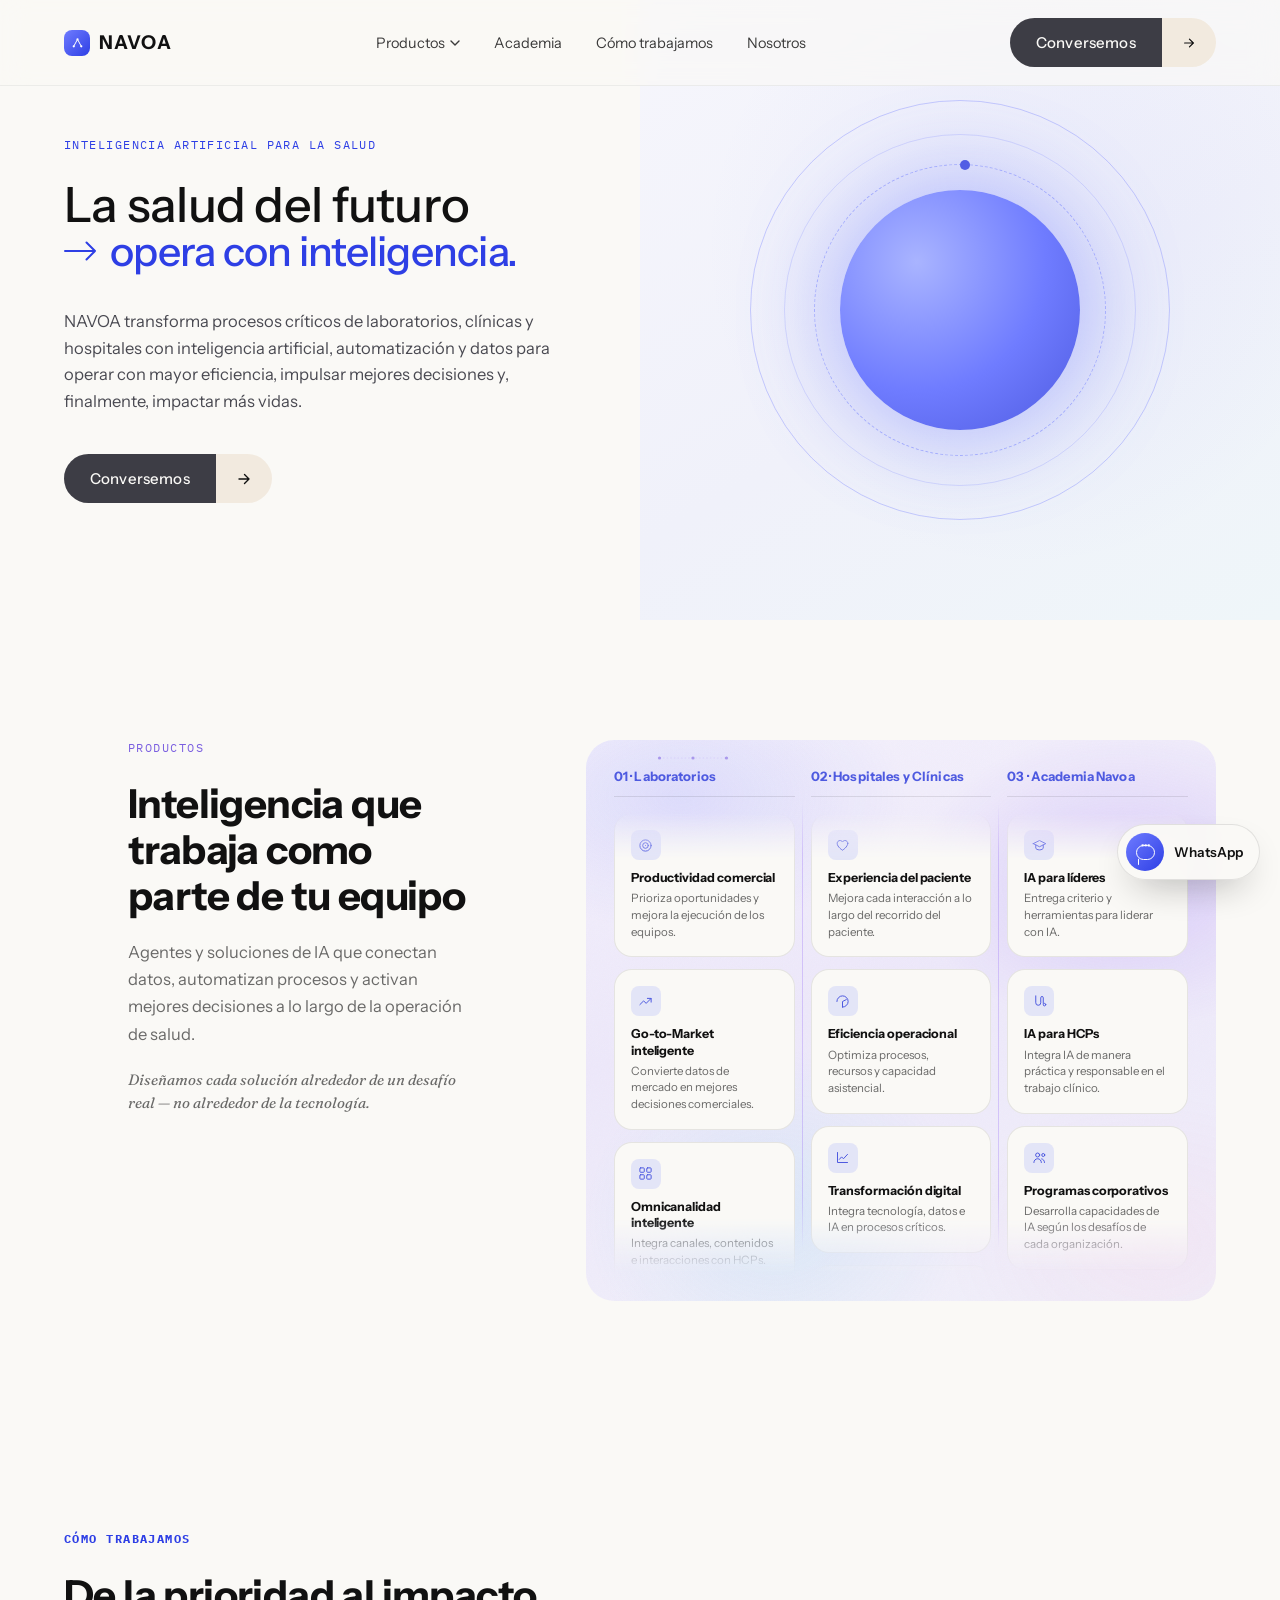
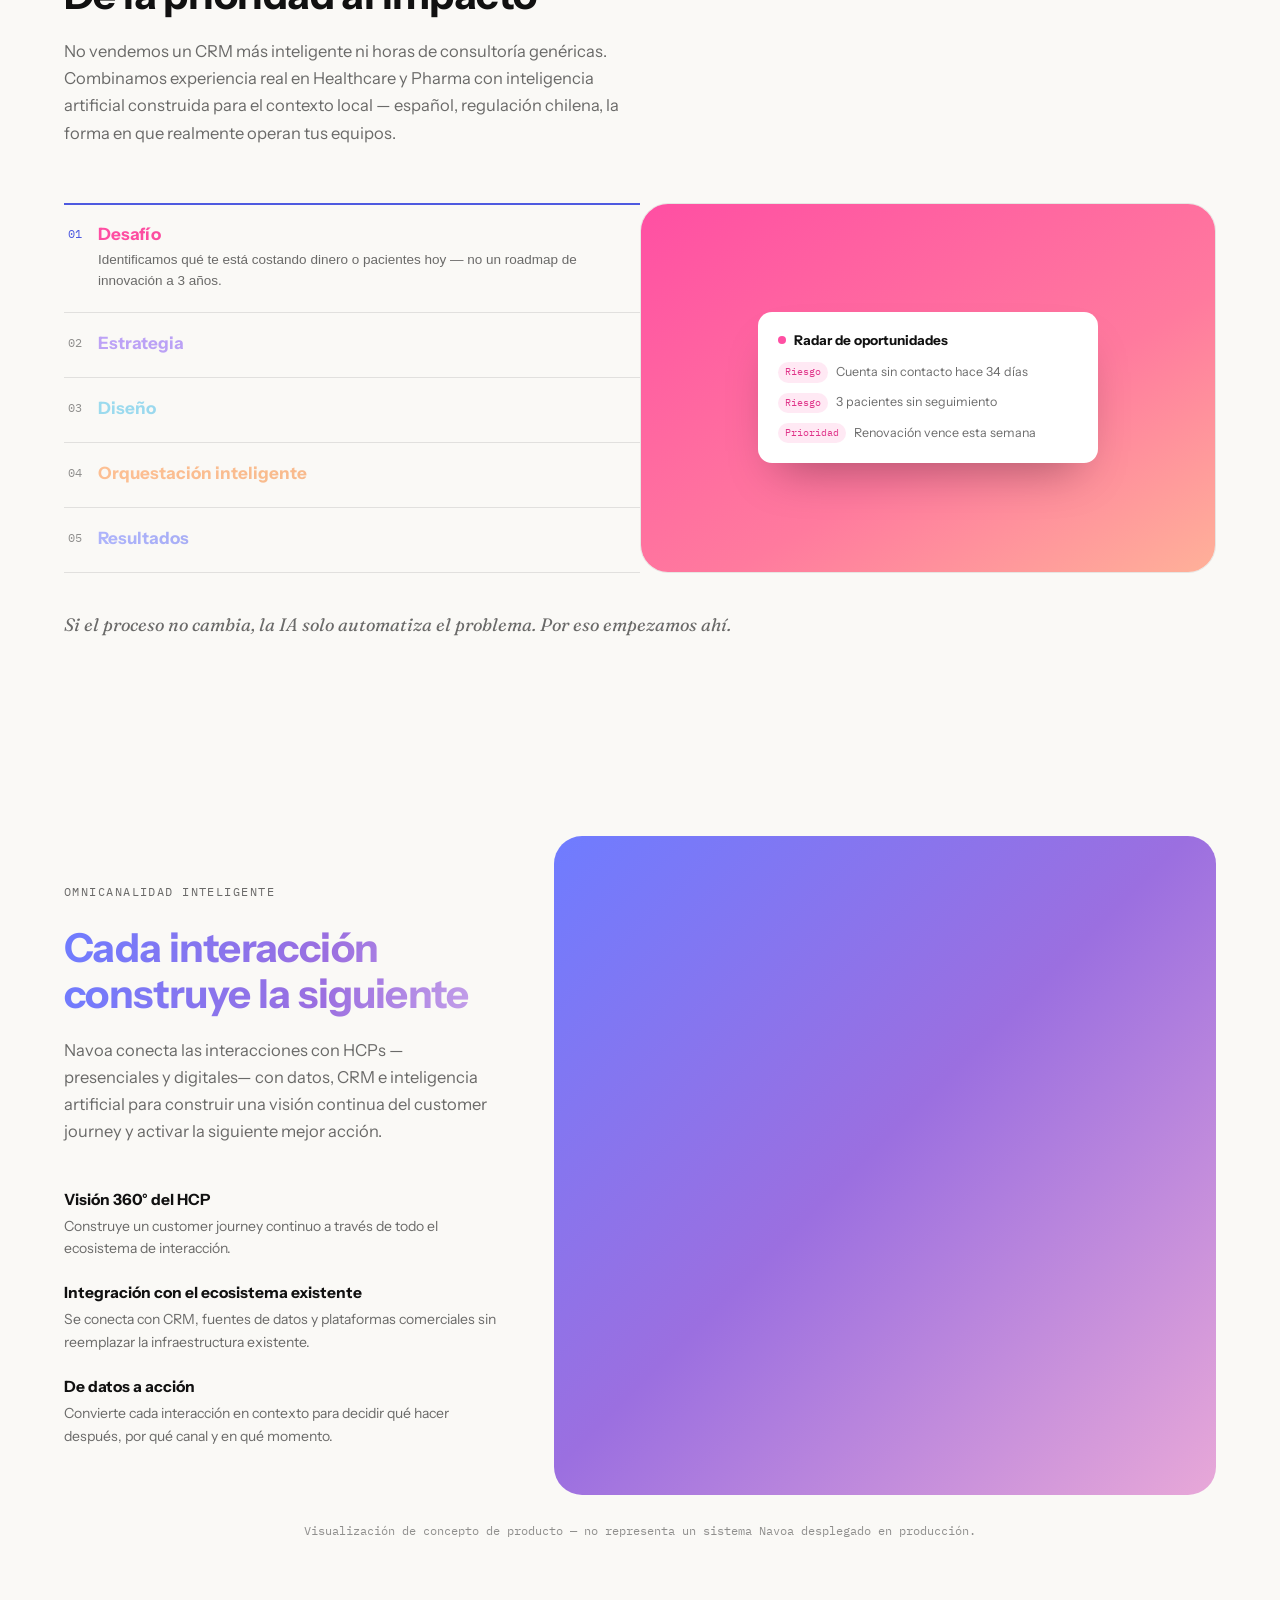
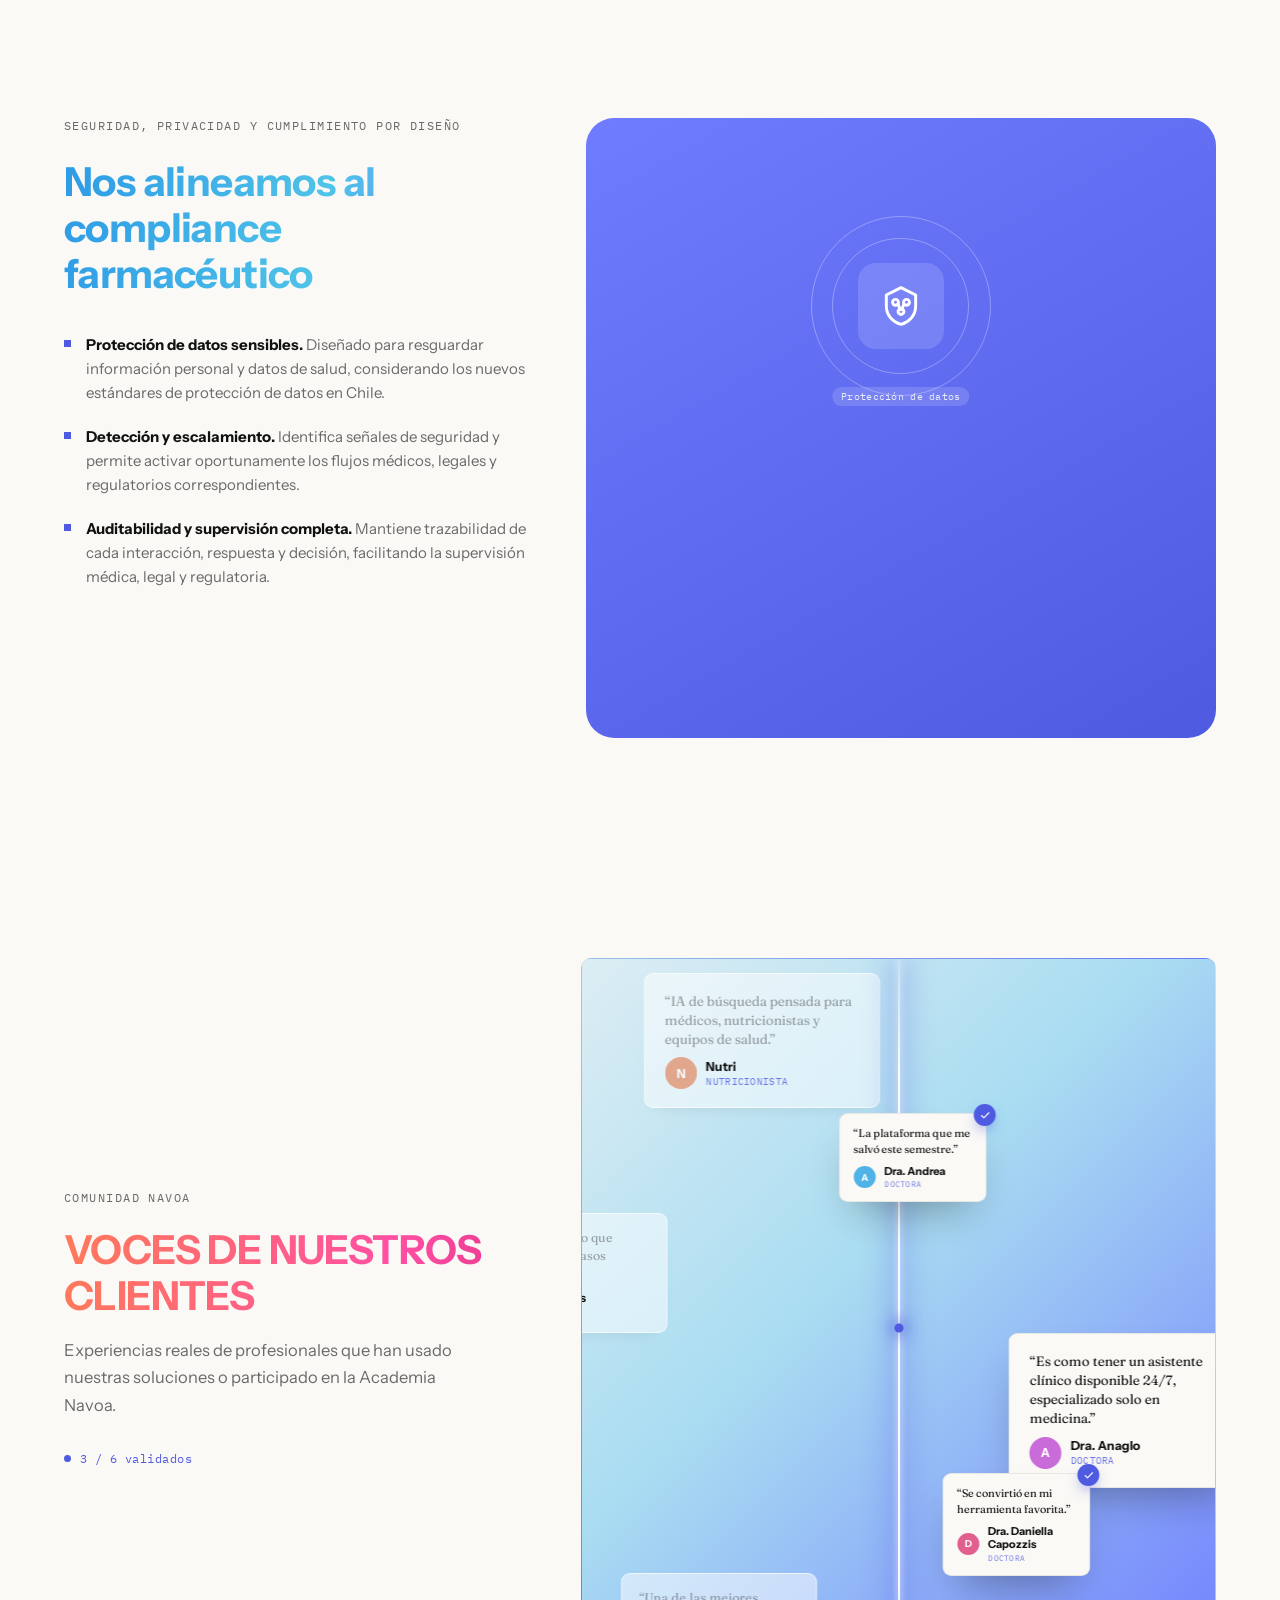
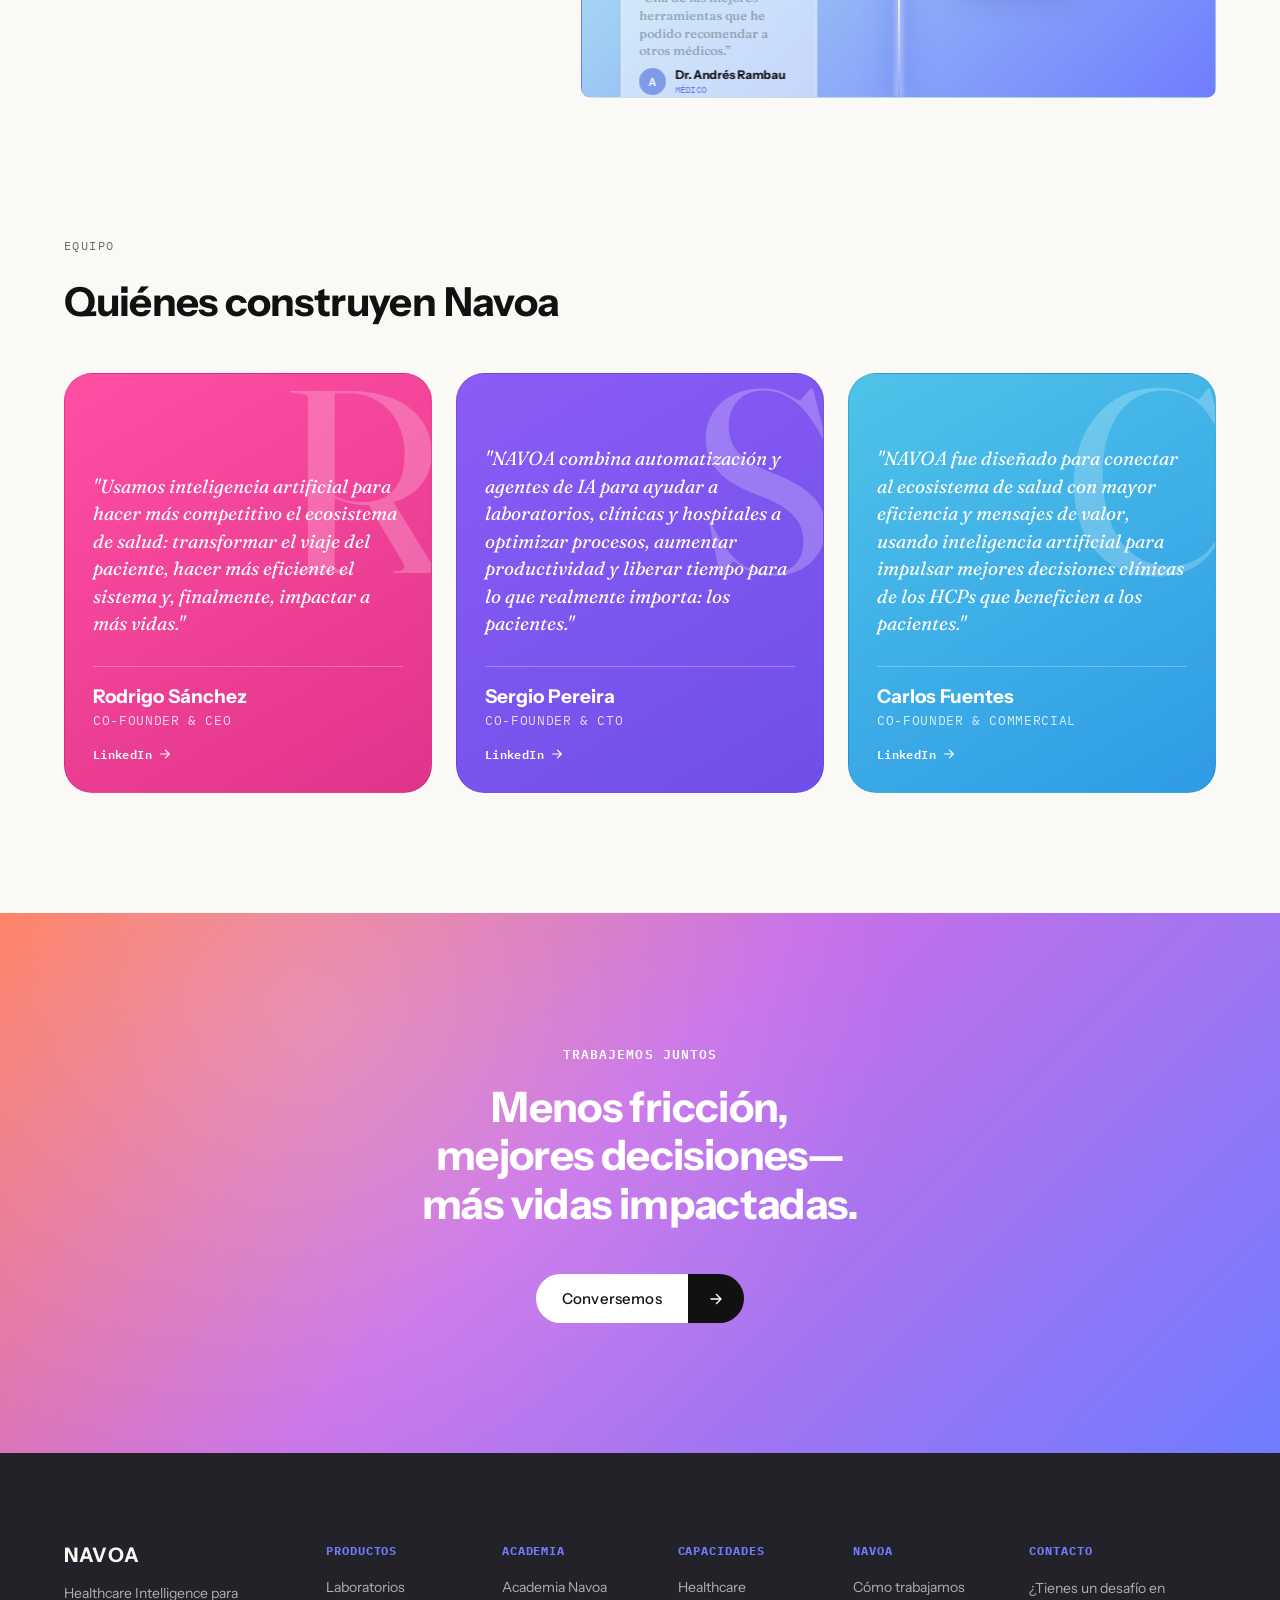
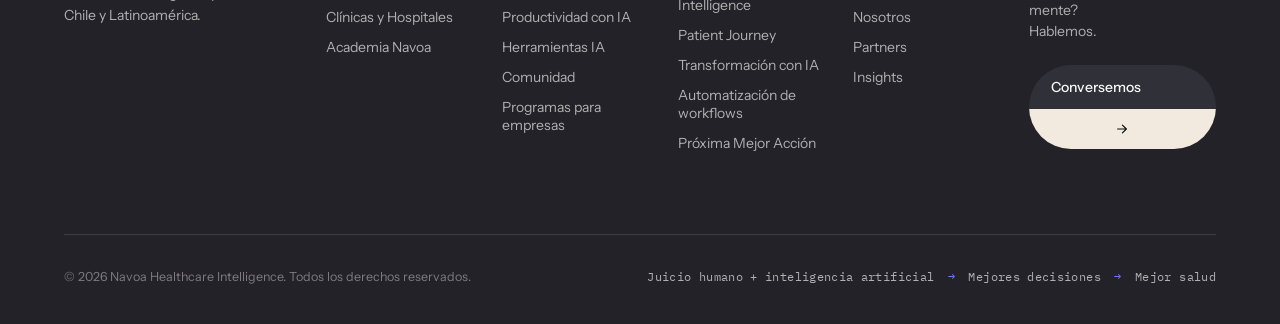
<file: index.html>
<!DOCTYPE html>
<html lang="es-CL">
<head>
<meta charset="UTF-8">
<meta name="viewport" content="width=device-width, initial-scale=1.0">
<title>Navoa — Healthcare Intelligence</title>
<meta name="description" content="Navoa ayuda a laboratorios, clínicas, hospitales y universidades en Chile y Latinoamérica a decidir más rápido, conectando datos, personas e inteligencia artificial.">

<link rel="preconnect" href="https://fonts.googleapis.com">
<link rel="preconnect" href="https://fonts.gstatic.com" crossorigin>
<link href="https://fonts.googleapis.com/css2?family=Fraunces:ital,opsz,wght@0,9..144,300;0,9..144,400;0,9..144,500;0,9..144,700;1,9..144,300;1,9..144,400;1,9..144,500&family=Newsreader:opsz,wght@6..72,500&family=IBM+Plex+Mono:wght@400;500&display=swap" rel="stylesheet">
<link href="https://fonts.googleapis.com/css2?family=Instrument+Sans:ital,wght@0,400;0,500;0,600;0,700;1,500&display=swap" rel="stylesheet">

<style>
/* =========================================================
   NAVOA — Healthcare Intelligence
   Design tokens
========================================================= */
:root{
  --ink:        #111111;
  --graphite:   #303039;
  --graphite-2: #232228;
  --warm-white: #FAF9F6;
  --cream:      #F2EADF;
  --powder:     #DDEEF4;
  --lavender:   #E4E0F4;
  --periwinkle: #6F7CFF;
  --periwinkle-deep: #4E5AE0;
  --text-soft:  rgba(17,17,17,0.62);
  --text-softer:rgba(17,17,17,0.46);
  --on-dark-soft: rgba(250,249,246,0.66);
  --on-dark-softer: rgba(250,249,246,0.42);

  --sans: 'Instrument Sans', 'Inter', -apple-system, BlinkMacSystemFont, sans-serif;
  --serif: 'Fraunces', Georgia, serif;
  --mono: 'IBM Plex Mono', 'SFMono-Regular', monospace;

  --container: 1320px;
  --edge: clamp(24px, 6vw, 64px);
  --radius-lg: 28px;
  --radius-md: 18px;
  --radius-full: 999px;

  --ease: cubic-bezier(.19,1,.22,1);

  /* Dark-section extensions (Synthio-inspired alternation) */
  --ink-2: #17161C;
  --on-dark: #FAF9F6;
  --periwinkle-soft: rgba(111,124,255,0.16);
  --gradient-warm: linear-gradient(135deg, #FF7A59 0%, #C86FE8 45%, #6F7CFF 100%);
  --gradient-cool: linear-gradient(135deg, #4FC3E8 0%, #6F7CFF 55%, #9B6FE0 100%);
  --coral: #FF7A59;
  --sky: #4FC3E8;
  --orange: #FF9142;
  --orange-deep: #E87A28;
  --lilac: #9B6FE0;
  --synthio-blue: #2E3FE5;
}

*,*::before,*::after{ box-sizing: border-box; }
html{ scroll-behavior: smooth; }

body{
  margin:0;
  background: var(--warm-white);
  color: var(--ink);
  font-family: var(--sans);
  -webkit-font-smoothing: antialiased;
  -moz-osx-font-smoothing: grayscale;
  overflow-x: hidden;
}

h1,h2,h3,h4,p,ul{ margin:0; padding:0; }
ul{ list-style:none; }
a{ color:inherit; text-decoration:none; }
img{ max-width:100%; display:block; }

::selection{ background: var(--periwinkle); color: var(--warm-white); }

:focus-visible{
  outline: 2px solid var(--periwinkle);
  outline-offset: 3px;
  border-radius: 4px;
}

.section-inner{
  max-width: var(--container);
  margin: 0 auto;
  padding: 0 var(--edge);
}

/* =========================================================
   Motion primitives
========================================================= */
/* Content is visible by default (no-JS / slow-JS safe).
   Only once the 'js' class lands on <html> (see inline script in <head>)
   do .reveal elements hide themselves ahead of their scroll-triggered entrance. */
.reveal{ opacity: 1; transform: none; }
html.js .reveal{
  opacity: 0;
  transform: translateY(22px);
  transition: opacity .9s var(--ease), transform .9s var(--ease);
}
html.js .reveal.in-view{ opacity: 1; transform: translateY(0); }

@media (prefers-reduced-motion: reduce){
  *{ animation-duration: .001ms !important; transition-duration: .001ms !important; }
  html{ scroll-behavior:auto; }
}

/* =========================================================
   Split button — signature CTA
========================================================= */
.btn-split{
  display: inline-flex;
  align-items: stretch;
  border-radius: var(--radius-full);
  overflow: hidden;
  font-family: var(--sans);
  font-weight: 500;
  letter-spacing: 0.01em;
  transition: transform .45s var(--ease), box-shadow .45s var(--ease);
  will-change: transform;
}
.btn-split:hover{ transform: translateY(-2px); box-shadow: 0 14px 30px -14px rgba(17,17,17,0.35); }
.btn-split__left{
  background: var(--graphite);
  color: var(--warm-white);
  padding: 15px 26px;
  font-size: 15px;
  display:flex;
  align-items:center;
}
.btn-split--nav .btn-split__left,
.btn-split--hero .btn-split__left{ background: #3D3D45; }
.btn-split__right{
  background: var(--cream);
  color: var(--ink);
  padding: 15px 20px;
  display:flex;
  align-items:center;
  justify-content:center;
  transition: background .3s var(--ease), transform .3s var(--ease);
}
.btn-split:hover .btn-split__right{ transform: translateX(3px); }

.btn-split--nav{ display:none; }
.btn-split--footer .btn-split__left{ padding: 13px 22px; font-size: 14px; }
.btn-split--footer .btn-split__right{ padding: 13px 18px; }

/* Acceso flotante a WhatsApp */
.whatsapp-float{
  position: fixed;
  right: max(20px, env(safe-area-inset-right));
  bottom: max(20px, env(safe-area-inset-bottom));
  z-index: 90;
  display: inline-flex;
  align-items: center;
  gap: 10px;
  padding: 8px 16px 8px 8px;
  border: 1px solid rgba(17,17,17,0.1);
  border-radius: var(--radius-full);
  background: rgba(250,249,246,0.94);
  color: var(--ink);
  box-shadow: 0 16px 38px -18px rgba(17,17,17,0.48);
  backdrop-filter: blur(12px) saturate(150%);
  -webkit-backdrop-filter: blur(12px) saturate(150%);
  font-size: 13.5px;
  font-weight: 600;
  transition: transform .3s var(--ease), box-shadow .3s var(--ease);
}
.whatsapp-float:hover{
  transform: translateY(-3px);
  box-shadow: 0 20px 44px -18px rgba(17,17,17,0.56);
}
.whatsapp-float__icon{
  position: relative;
  width: 38px;
  height: 38px;
  display: grid;
  place-items: center;
  border-radius: 50%;
  background: linear-gradient(135deg, var(--periwinkle), var(--synthio-blue));
}
.whatsapp-float__bubble{
  position: relative;
  width: 19px;
  height: 15px;
  border: 1.7px solid #fff;
  border-radius: 8px;
}
.whatsapp-float__bubble::before{
  content: "";
  position: absolute;
  left: 1px;
  bottom: -4px;
  width: 6px;
  height: 6px;
  border-left: 1.7px solid #fff;
  transform: skewY(-36deg);
}
.whatsapp-float__bubble::after{
  content: "•••";
  position: absolute;
  inset: -7px 0 0;
  color: #fff;
  font-size: 10px;
  letter-spacing: 0;
  text-align: center;
}
@media (max-width: 640px){
  .whatsapp-float{
    right: max(14px, env(safe-area-inset-right));
    bottom: max(14px, env(safe-area-inset-bottom));
    padding: 7px;
  }
  .whatsapp-float__label{ display: none; }
  .whatsapp-float__icon{ width: 42px; height: 42px; }
}

/* =========================================================
   Navbar
========================================================= */
.nav{
  position: fixed;
  top: 0; left: 0; right: 0;
  z-index: 100;
  background: rgba(250,249,246,0.72);
  backdrop-filter: blur(14px) saturate(160%);
  -webkit-backdrop-filter: blur(14px) saturate(160%);
  border-bottom: 1px solid rgba(17,17,17,0.06);
}
.nav-inner{
  max-width: var(--container);
  margin: 0 auto;
  padding: 18px var(--edge);
  min-height: 66px;
  display: flex;
  align-items: center;
  justify-content: space-between;
  gap: 24px;
}
.logo{
  font-family: var(--sans);
  font-weight: 700;
  font-size: 19px;
  letter-spacing: 0.06em;
  color: var(--ink);
  display: flex;
  align-items: center;
  gap: 9px;
  flex-shrink: 0;
}
.logo__mark{
  display: flex;
  align-items: center;
  justify-content: center;
  width: 26px;
  height: 26px;
  border-radius: 8px;
  background: linear-gradient(135deg, var(--periwinkle), var(--synthio-blue));
  color: #fff;
  flex-shrink: 0;
}
.logo__mark svg{ display: block; }
.nav-links{
  display: flex;
  gap: 34px;
  font-size: 14.5px;
  color: var(--ink);
}
.nav-links a{
  position: relative;
  padding: 4px 0;
  opacity: 0.82;
  transition: opacity .3s var(--ease);
}
.nav-links a::after{
  content:"";
  position:absolute; left:0; right:0; bottom:-2px;
  height:1px; background: var(--periwinkle);
  transform: scaleX(0); transform-origin: left;
  transition: transform .35s var(--ease);
}
.nav-links a:hover{ opacity: 1; }
.nav-links a:hover::after{ transform: scaleX(1); }

.nav-toggle{
  display:none;
  background:none; border:none; cursor:pointer;
  width: 34px; height: 28px;
  flex-direction: column; justify-content: space-between;
  padding: 4px 0;
}
.nav-toggle span{
  display:block; height:1.5px; width:100%;
  background: var(--ink);
  transition: transform .3s var(--ease), opacity .3s var(--ease);
}

@media (min-width: 861px){
  .btn-split--nav{ display: inline-flex; }
}

@media (max-width: 860px){
  .nav-links{
    position: fixed;
    top: 66px; left: 0; right: 0;
    background: var(--warm-white);
    flex-direction: column;
    gap: 0;
    border-bottom: 1px solid rgba(17,17,17,0.08);
    max-height: 0;
    overflow-x: hidden;
    overflow-y: auto;
    transition: max-height .45s var(--ease);
  }
  .nav-links.open{ max-height: calc(100dvh - 66px); }
  .nav-links a{
    padding: 16px var(--edge);
    border-top: 1px solid rgba(17,17,17,0.06);
    opacity: 1;
  }
  .nav-toggle{ display: flex; }
  .nav-toggle.active span:nth-child(1){ transform: translateY(9px) rotate(45deg); }
  .nav-toggle.active span:nth-child(2){ opacity: 0; }
  .nav-toggle.active span:nth-child(3){ transform: translateY(-9px) rotate(-45deg); }
}

/* =========================================================
   Hero — layout partido (texto / visual animado), estilo Synthio
========================================================= */
.hero{
  position: relative;
  min-height: auto;
  display: grid;
  grid-template-columns: 1fr 1fr;
  align-items: stretch;
  padding: 0;
  overflow: hidden;
  background: var(--warm-white);
  gap: 0;
}
@media (max-width: 900px){
  .hero{ grid-template-columns: 1fr; }
}

.hero-visual--v2{
  position: relative;
  height: auto;
  min-height: 620px;
  display: flex;
  align-items: center;
  justify-content: center;
  overflow: hidden;
  background: radial-gradient(circle at 60% 40%, rgba(111,124,255,0.08), transparent 60%),
              linear-gradient(150deg, #F6F6FC 0%, #F0F1FA 55%, #EFF6F9 100%);
}
.hero-visual__watermark{
  position: absolute;
  font-family: var(--sans);
  font-weight: 700;
  font-size: 220px;
  color: var(--ink);
  opacity: 0.04;
  letter-spacing: -0.05em;
  user-select: none;
  pointer-events: none;
}
.hero-orb-wrap{
  position: relative;
  width: 420px; height: 420px;
}
.hero-orb-core{
  position: absolute;
  inset: 90px;
  border-radius: 50%;
  background: radial-gradient(circle at 32% 30%, #A9B4FF, var(--periwinkle) 55%, var(--periwinkle-deep) 100%);
  box-shadow: 0 0 90px 10px rgba(111,124,255,0.45);
  animation: pulse-core 6s ease-in-out infinite;
}
.hero-orb-ring{
  position: absolute;
  inset: 0;
  border-radius: 50%;
  border: 1px solid rgba(111,124,255,0.35);
  animation: spin-ring 22s linear infinite;
}
.hero-orb-ring--2{ inset: 34px; border-color: rgba(111,124,255,0.22); animation-duration: 30s; animation-direction: reverse; }
.hero-orb-ring--3{ inset: 64px; border-color: rgba(111,124,255,0.5); animation-duration: 16s; border-style: dashed; }
.hero-orb-dot{
  position: absolute;
  width: 10px; height: 10px;
  border-radius: 50%;
  background: var(--periwinkle-deep);
  top: -5px; left: 50%;
}

@keyframes pulse-core{
  0%,100%{ transform: scale(1); }
  50%{ transform: scale(1.06); }
}
@keyframes spin-ring{
  from{ transform: rotate(0deg); }
  to{ transform: rotate(360deg); }
}

/* ===== Escenas del hero derecho — universo NAVOA en loop ===== */
.hero-scene{
  position: absolute;
  inset: 0;
  display: flex;
  align-items: center;
  justify-content: center;
  opacity: 0;
  transform: scale(0.96);
  transition: opacity 1s ease, transform 1.1s ease;
  pointer-events: none;
}
.hero-scene.is-active{ opacity: 1; transform: scale(1); pointer-events: auto; }

.hero-scene__svg{ width: min(58vw, 400px); height: min(58vw, 400px); }

/* Escena 2 · Conexiones */
.hero-scene--connections circle{ animation: node-pulse 2.4s ease-in-out infinite; }
.hero-scene--connections circle:nth-child(2){ animation-delay: .3s; }
.hero-scene--connections circle:nth-child(3){ animation-delay: .6s; }
.hero-scene--connections circle:nth-child(4){ animation-delay: .9s; }
.hero-scene--connections circle:nth-child(5){ animation-delay: 1.2s; }
@keyframes node-pulse{ 0%,100%{ opacity: 1; } 50%{ opacity: .45; } }

/* Escena 3 · Flujos */
.hero-flow-path{
  stroke-dasharray: 14 10;
  animation: flow-move 3.5s linear infinite;
}
.hero-flow-path--2{ animation-duration: 4.2s; animation-direction: reverse; }
.hero-flow-path--3{ animation-duration: 5s; }
@keyframes flow-move{ to{ stroke-dashoffset: -240; } }

/* Escena 4 · Partículas */
.hero-particle-field{ position: relative; width: min(58vw, 400px); height: min(58vw, 400px); }
.hero-particle-field span{
  position: absolute;
  width: 5px; height: 5px;
  border-radius: 50%;
  background: var(--periwinkle);
  animation: particle-float 5s ease-in-out infinite;
}
.hero-particle-field span:nth-child(odd){ background: var(--lilac); }
.hero-particle-field span:nth-child(3n){ background: var(--sky); }
.hero-particle-field span:nth-child(1){ top: 10%; left: 20%; animation-delay: 0s; }
.hero-particle-field span:nth-child(2){ top: 25%; left: 70%; animation-delay: .3s; }
.hero-particle-field span:nth-child(3){ top: 40%; left: 15%; animation-delay: .6s; }
.hero-particle-field span:nth-child(4){ top: 55%; left: 85%; animation-delay: .9s; }
.hero-particle-field span:nth-child(5){ top: 65%; left: 40%; animation-delay: 1.2s; }
.hero-particle-field span:nth-child(6){ top: 15%; left: 50%; animation-delay: 1.5s; }
.hero-particle-field span:nth-child(7){ top: 80%; left: 25%; animation-delay: 1.8s; }
.hero-particle-field span:nth-child(8){ top: 35%; left: 55%; animation-delay: 2.1s; }
.hero-particle-field span:nth-child(9){ top: 70%; left: 65%; animation-delay: 2.4s; }
.hero-particle-field span:nth-child(10){ top: 5%; left: 80%; animation-delay: 2.7s; }
.hero-particle-field span:nth-child(11){ top: 50%; left: 5%; animation-delay: 3s; }
.hero-particle-field span:nth-child(12){ top: 90%; left: 55%; animation-delay: 3.3s; }
.hero-particle-field span:nth-child(13){ top: 20%; left: 35%; animation-delay: .15s; }
.hero-particle-field span:nth-child(14){ top: 60%; left: 20%; animation-delay: .45s; }
.hero-particle-field span:nth-child(15){ top: 30%; left: 90%; animation-delay: .75s; }
.hero-particle-field span:nth-child(16){ top: 45%; left: 45%; animation-delay: 1.05s; }
.hero-particle-field span:nth-child(17){ top: 85%; left: 75%; animation-delay: 1.35s; }
.hero-particle-field span:nth-child(18){ top: 12%; left: 60%; animation-delay: 1.65s; }
.hero-particle-field span:nth-child(19){ top: 75%; left: 10%; animation-delay: 1.95s; }
.hero-particle-field span:nth-child(20){ top: 38%; left: 75%; animation-delay: 2.25s; }
@keyframes particle-float{
  0%,100%{ transform: translateY(0) scale(1); opacity: .55; }
  50%{ transform: translateY(-16px) scale(1.4); opacity: 1; }
}

/* Escena 5 · Estructura digital */
.hero-structure{ position: relative; width: 220px; height: 220px; }
.hero-structure__layer{
  position: absolute;
  inset: 0;
  border-radius: 24px;
  border: 1.5px solid rgba(111,124,255,0.45);
  animation: structure-spin 12s linear infinite;
}
.hero-structure__layer--2{ inset: 28px; border-color: rgba(155,111,224,0.5); animation-duration: 16s; animation-direction: reverse; }
.hero-structure__layer--3{ inset: 56px; border-color: rgba(79,195,232,0.55); animation-duration: 9s; background: rgba(111,124,255,0.06); }
@keyframes structure-spin{
  from{ transform: rotate(0deg); }
  to{ transform: rotate(360deg); }
}

@media (max-width: 900px){
  .hero-visual--v2{ min-height: 380px; }
  .hero-orb-wrap{ width: 280px; height: 280px; }
  .hero-orb-core{ inset: 60px; }
}

.hero-inner{
  position: relative;
  z-index: 1;
  max-width: 630px;
  padding: 110px 40px 90px var(--edge);
  display: flex;
  flex-direction: column;
  justify-content: center;
}

.eyebrow{
  font-family: var(--mono);
  font-size: 12px;
  letter-spacing: 0.12em;
  text-transform: uppercase;
  color: var(--synthio-blue);
  margin-bottom: 26px;
  display: block;
}
.eyebrow--dark{ color: var(--text-soft); }
.eyebrow--lilac{ color: #7B5FE0; }
.eyebrow--accent-blue{ color: var(--synthio-blue); font-weight: 700; }

.hero-headline{
  font-family: var(--sans);
  font-weight: 700;
  font-size: clamp(34px, 3.6vw, 48px);
  line-height: 1.12;
  letter-spacing: -0.015em;
  color: var(--ink);
  display: flex;
  flex-direction: column;
}
.hero-headline .accent{ color: var(--synthio-blue); }

.hero-headline--serif{
  font-family: 'Newsreader', var(--serif);
  font-weight: 500;
  font-size: clamp(38px, 4.4vw, 60px);
  line-height: 1.05;
  letter-spacing: -0.01em;
}

.hero-headline--v2{
  font-family: var(--sans);
  font-weight: 500;
  font-size: clamp(36px, 3.8vw, 54px);
  line-height: 1.12;
  letter-spacing: -0.015em;
  color: var(--ink);
}
.hero-headline--v2 .accent{
  display: flex;
  align-items: center;
  gap: 12px;
  color: var(--synthio-blue);
  margin-top: -4px;
  font-size: clamp(31px, 3.2vw, 48px);
  white-space: nowrap;
}
.hero-headline__arrow{
  color: var(--synthio-blue);
  flex-shrink: 0;
}

.hero-sub{
  display: flex;
  align-items: center;
  gap: 14px;
  margin-top: 14px;
  color: var(--periwinkle-deep);
}
.hero-arrow{ color: var(--periwinkle-deep); flex-shrink: 0; }
.hero-sub__serif{
  font-family: var(--serif);
  font-style: italic;
  font-weight: 400;
  font-size: clamp(30px, 4.6vw, 54px);
  letter-spacing: -0.01em;
}

.hero-desc{
  margin-top: 22px;
  max-width: 500px;
  font-size: 16.5px;
  line-height: 1.6;
  color: #4A4A52;
}

.hero-inner > div{ margin-top: 40px; }

/* =========================================================
   Section titles (shared)
========================================================= */
.section-title{
  font-family: var(--sans);
  font-weight: 700;
  font-size: clamp(28px, 3.2vw, 40px);
  line-height: 1.15;
  letter-spacing: -0.015em;
  max-width: 780px;
  margin-top: 14px;
}
.section-lead{
  margin-top: 20px;
  max-width: 560px;
  font-size: 16.5px;
  line-height: 1.65;
  color: var(--text-soft);
}
.products-closing{
  margin-top: 20px;
  max-width: 460px;
  font-family: var(--serif);
  font-style: italic;
  font-size: 15px;
  line-height: 1.55;
  color: var(--text-soft);
}

/* =========================================================
   02 · Cómo generamos impacto
========================================================= */

@media (max-width: 860px){
  .journey{ grid-template-columns: 1fr; gap: 0; }
  .journey-line{ top: 0; bottom: 0; left: 6px; right: auto; width: 1px; height: 100%;
    transform: scaleY(0); transform-origin: top; }
  .journey-line.grow{ transform: scaleY(1); }
  .journey-step{ padding: 0 0 40px 34px; }
  .journey-step::before{ top: 4px; left: 0; }
  .journey-step--results{ margin-top: 0; margin-left: 0; }
}

/* =========================================================
   03 · Productos
========================================================= */
.products{ background: var(--warm-white); padding: 120px 0 0; }
.products-head{
  max-width: var(--container);
  margin: 0 auto;
  padding: 0 var(--edge) 64px;
}

.product-panel{
  padding: 90px var(--edge);
  position: relative;
  overflow: hidden;
}
.product-panel__inner{
  max-width: var(--container);
  margin: 0 auto;
}
.product-panel--lavender{ background: var(--lavender); }
.product-panel--blue{ background: var(--powder); }
.product-panel--cream{ background: var(--cream); }

.product-panel__index{
  font-family: var(--mono);
  font-size: 13px;
  color: var(--periwinkle-deep);
  letter-spacing: 0.08em;
  margin-bottom: 18px;
}
.product-panel__title{
  font-family: var(--sans);
  font-weight: 600;
  font-size: clamp(28px, 3.6vw, 44px);
  letter-spacing: -0.015em;
  max-width: 620px;
}
.product-panel__descriptor{
  margin-top: 16px;
  font-size: 14.5px;
  letter-spacing: 0.01em;
  color: var(--text-soft);
  text-transform: uppercase;
  font-family: var(--mono);
  font-size: 12px;
}
.product-panel__caps{
  margin-top: 34px;
  display: flex;
  flex-wrap: wrap;
  gap: 12px;
  max-width: 640px;
}
.product-panel__caps li{
  font-size: 14px;
  padding: 9px 16px;
  border-radius: var(--radius-full);
  background: rgba(255,255,255,0.55);
  border: 1px solid rgba(17,17,17,0.08);
  color: var(--ink);
}
.product-panel__copy{
  margin-top: 34px;
  max-width: 560px;
  font-family: var(--serif);
  font-size: 20px;
  line-height: 1.5;
  color: var(--ink);
}
.product-panel__note{
  margin-top: 44px;
  padding-top: 28px;
  border-top: 1px solid rgba(17,17,17,0.12);
  max-width: 460px;
}
.product-panel__note span{
  font-family: var(--mono);
  font-size: 11.5px;
  letter-spacing: 0.08em;
  text-transform: uppercase;
  color: var(--periwinkle-deep);
}
.product-panel__note p{
  margin-top: 8px;
  font-size: 15px;
  color: var(--text-soft);
}

.academy-flow{
  margin-top: 40px;
  display: flex;
  align-items: center;
  flex-wrap: wrap;
  gap: 12px;
  font-family: var(--sans);
  font-weight: 600;
  font-size: 15px;
  color: var(--ink);
}
.academy-flow svg{ color: var(--periwinkle-deep); flex-shrink: 0; }

@media (max-width: 640px){
  .product-panel{ padding: 64px 22px; }
}

/* =========================================================
   04 · Experiencia & ecosistema
========================================================= */
.ecosystem{ background: var(--lavender); padding: 120px 0; }

.eco-grid{
  margin-top: 70px;
  display: grid;
  grid-template-columns: repeat(4, 1fr);
  gap: 1px;
  background: rgba(17,17,17,0.1);
  border: 1px solid rgba(17,17,17,0.1);
  border-radius: var(--radius-md);
  overflow: hidden;
}
.eco-card{
  background: var(--lavender);
  padding: 40px 30px;
  transition: background .4s var(--ease);
}
.eco-card:hover{ background: rgba(255,255,255,0.5); }
.eco-card__num{
  font-family: var(--mono);
  font-size: 12px;
  color: var(--periwinkle-deep);
  display:block;
  margin-bottom: 22px;
}
.eco-card h3{
  font-size: 18px;
  font-weight: 600;
  letter-spacing: -0.01em;
  margin-bottom: 10px;
}
.eco-card p{
  font-size: 14.5px;
  line-height: 1.55;
  color: var(--text-soft);
}

@media (max-width: 860px){
  .eco-grid{ grid-template-columns: 1fr 1fr; }
}
@media (max-width: 560px){
  .eco-grid{ grid-template-columns: 1fr; }
}

/* =========================================================
   05 · CTA Final
========================================================= */
.cta-final{
  background: var(--gradient-warm);
  color: #fff;
  padding: 130px 0;
  text-align: center;
  position: relative;
  overflow: hidden;
}
.cta-final::before{
  content: '';
  position: absolute; inset: 0;
  background: radial-gradient(circle at 25% 20%, rgba(255,255,255,0.2), transparent 55%);
  pointer-events: none;
}
.cta-final .section-inner{ position: relative; z-index: 1; display: flex; flex-direction: column; align-items: center; }

.cta-final__title{
  font-family: var(--sans);
  font-weight: 700;
  font-size: clamp(28px, 3.6vw, 42px);
  line-height: 1.15;
  letter-spacing: -0.015em;
  max-width: 720px;
  color: #fff;
}
.cta-final__copy{
  margin-top: 22px;
  max-width: 540px;
  font-size: 16.5px;
  line-height: 1.65;
  color: rgba(255,255,255,0.92);
}

.cta-stack{
  margin-top: 48px;
  display: flex;
  flex-wrap: wrap;
  align-items: center;
  justify-content: center;
  gap: 14px;
  font-family: var(--mono);
  font-size: 13px;
  letter-spacing: 0.04em;
  text-transform: uppercase;
  color: rgba(255,255,255,0.85);
}
.cta-stack .plus{ color: #fff; }

.btn-split--cta{ margin-top: 46px; }
.btn-split--cta .btn-split__left{ background: #fff; color: var(--ink); }
.btn-split--cta .btn-split__right{ background: var(--ink); color: #fff; }

.cta-final__close{
  margin-top: 56px;
  font-family: var(--serif);
  font-style: italic;
  font-size: 18px;
  line-height: 1.6;
  color: rgba(255,255,255,0.8);
}

/* =========================================================
   06 · Footer
========================================================= */
.footer{
  background: var(--graphite-2);
  color: var(--warm-white);
  padding: 90px 0 40px;
}
.footer-inner{
  max-width: var(--container);
  margin: 0 auto;
  padding: 0 var(--edge);
}

.footer-top{
  display: grid;
  grid-template-columns: 1.6fr repeat(4, 1fr) 1.3fr;
  gap: 32px;
  padding-bottom: 70px;
  border-bottom: 1px solid rgba(250,249,246,0.12);
}

.footer-brand .logo--footer{
  font-size: 20px;
  color: var(--warm-white);
}
.footer-brand p{
  margin-top: 16px;
  font-size: 14px;
  color: var(--on-dark-soft);
  max-width: 200px;
  line-height: 1.55;
}

.footer-col h4{
  font-family: var(--mono);
  font-size: 11.5px;
  letter-spacing: 0.08em;
  text-transform: uppercase;
  color: var(--periwinkle);
  margin-bottom: 20px;
}
.footer-col a{
  display: block;
  font-size: 14px;
  color: var(--on-dark-soft);
  margin-bottom: 12px;
  transition: color .3s var(--ease);
}
.footer-col a:hover{ color: var(--warm-white); }
.footer-col--contact p{
  font-size: 14px;
  color: var(--on-dark-soft);
  line-height: 1.55;
  margin-bottom: 22px;
}

.footer-bottom{
  padding-top: 34px;
  display: flex;
  justify-content: space-between;
  align-items: center;
  flex-wrap: wrap;
  gap: 16px;
}
.footer-legal{
  font-size: 12.5px;
  color: var(--on-dark-softer);
}
.footer-loop{
  font-family: var(--mono);
  font-size: 12px;
  letter-spacing: 0.03em;
  color: var(--on-dark-soft);
}
.footer-loop span{ color: var(--periwinkle); margin: 0 6px; }

@media (max-width: 980px){
  .footer-top{ grid-template-columns: 1fr 1fr; row-gap: 46px; }
}
@media (max-width: 560px){
  .footer-top{ grid-template-columns: 1fr; }
  .footer-bottom{ flex-direction: column; align-items: flex-start; }
}

/* =========================================================
   Section paddings — responsive rhythm
========================================================= */
@media (max-width: 640px){
  .impact{ padding: 90px 0 80px; }
  .products{ padding: 90px 0 0; }
  .products-head{ padding-bottom: 46px; }
  .ecosystem{ padding: 90px 0; }
  .cta-final{ padding: 90px 0; }
  .footer{ padding: 70px 0 32px; }
  .hero{ padding: 120px var(--edge) 80px; }
}

@media (max-width: 980px){
  .hero{ grid-template-columns: 1fr; min-height: auto; padding-top: 120px; }
  .hero-visual{ order: -1; height: 320px; margin-bottom: 20px; }
  .hero-orb-wrap{ width: 260px; height: 260px; }
  .hero-orb-core{ inset: 55px; }
  .hero-visual__watermark{ font-size: 120px; }
}

/* =========================================================
   NAV — dropdown "Productos"
========================================================= */
.nav-item{ position: relative; }
.nav-item > a{ display:flex; align-items:center; gap: 5px; cursor: pointer; }
.nav-caret{ transition: transform .3s var(--ease); }
.nav-item:hover .nav-caret,
.nav-item.open .nav-caret{ transform: rotate(180deg); }

.nav-dropdown{
  position: absolute;
  top: calc(100% + 14px);
  left: 50%;
  transform: translateX(-50%) translateY(6px);
  min-width: 300px;
  background: var(--ink);
  border-radius: var(--radius-md);
  padding: 10px;
  box-shadow: 0 24px 48px -20px rgba(17,17,17,0.4);
  opacity: 0;
  visibility: hidden;
  transition: opacity .28s var(--ease), transform .28s var(--ease), visibility .28s;
  z-index: 50;
}
.nav-item:hover .nav-dropdown,
.nav-item.open .nav-dropdown{
  opacity: 1; visibility: visible; transform: translateX(-50%) translateY(0);
}
.nav-dropdown a{
  display: block;
  padding: 13px 16px;
  border-radius: 10px;
  transition: background .25s var(--ease);
}
.nav-dropdown a:hover{ background: rgba(255,255,255,0.06); }
.nav-dropdown a strong{
  display: block;
  font-size: 14.5px;
  font-weight: 600;
  color: var(--on-dark);
}
.nav-dropdown a span{
  display: block;
  margin-top: 3px;
  font-size: 12.5px;
  color: var(--on-dark-soft);
}
@media (max-width: 860px){
  .nav-item > a{ justify-content: space-between; }
  .nav-dropdown{
    position: static;
    left: auto;
    width: auto;
    min-width: 0;
    transform: none;
    opacity: 1; visibility: visible;
    display: none; box-shadow: none; background: rgba(17,17,17,0.03);
    margin: 0 var(--edge) 10px;
    padding: 6px 0;
    border-radius: 14px;
  }
  .nav-item.open .nav-dropdown{
    display: block;
    transform: none;
  }
  .nav-dropdown a{
    width: 100%;
    padding: 13px 16px;
  }
  .nav-dropdown a strong{ color: var(--ink); }
  .nav-dropdown a span{ color: var(--text-soft); }
}

/* =========================================================
   Dark-section utility (alternating rhythm)
========================================================= */
.section--dark{ background: var(--ink); color: var(--on-dark); }
.section--dark .eyebrow{ color: var(--periwinkle); }
.section--dark .section-title{ color: var(--on-dark); }
.section--dark .section-lead{ color: var(--on-dark-soft); }

/* =========================================================
   Cómo trabajamos — dark timeline
========================================================= */
.impact.section--dark .journey-step::before{ background: var(--ink); border-color: var(--periwinkle); }
.impact.section--dark .journey-step h3{ color: var(--on-dark); }
.impact.section--dark .journey-step p{ color: var(--on-dark-soft); }
.impact.section--dark .journey-line{ background: rgba(250,249,246,0.14); }
.impact.section--dark .journey-step--results{ background: var(--periwinkle); }
.impact.section--dark .journey-step--results h3{ color: var(--ink); }
.impact.section--dark .journey-step--results p{ color: rgba(17,17,17,0.7); }
.impact.section--dark .journey-step--results .journey-num{ color: var(--ink); }
.impact.section--dark .impact-close{ color: var(--on-dark); }

/* =========================================================
   Productos — resumen (home) con link a página propia
========================================================= */
.product-grid{
  margin-top: 70px;
  display: grid;
  grid-template-columns: repeat(3, 1fr);
  gap: 22px;
}
.product-card{
  background: var(--warm-white);
  border: 1px solid rgba(17,17,17,0.1);
  border-radius: var(--radius-lg);
  padding: 40px 32px;
  transition: transform .4s var(--ease), box-shadow .4s var(--ease), border-color .4s var(--ease);
}
.product-card:hover{
  transform: translateY(-6px);
  box-shadow: 0 24px 48px -24px rgba(17,17,17,0.22);
  border-color: var(--periwinkle);
}
.product-card__index{
  font-family: var(--mono);
  font-size: 12px;
  color: var(--periwinkle-deep);
  letter-spacing: 0.08em;
  margin-bottom: 22px;
  display: block;
}
.product-card h3{
  font-family: var(--sans);
  font-weight: 700;
  font-size: 22px;
  letter-spacing: -0.01em;
  margin-bottom: 14px;
}
.product-card p{
  font-size: 15px;
  line-height: 1.6;
  color: var(--text-soft);
  min-height: 76px;
}
.product-card__link{
  margin-top: 24px;
  display: inline-flex;
  align-items: center;
  gap: 8px;
  font-family: var(--sans);
  font-weight: 600;
  font-size: 14.5px;
  color: var(--ink);
}
.product-card__link svg{ transition: transform .3s var(--ease); color: var(--periwinkle-deep); }
.product-card:hover .product-card__link svg{ transform: translateX(4px); }

@media (max-width: 900px){ .product-grid{ grid-template-columns: 1fr; } }

/* =========================================================
   Así se ve una decisión de salud — journey ilustrativo (dark)
========================================================= */
.decision-demo{ background: var(--ink); padding: 120px 0; color: var(--on-dark); }
.decision-demo__label{
  font-family: var(--mono);
  font-size: 11.5px;
  letter-spacing: 0.1em;
  text-transform: uppercase;
  color: var(--periwinkle);
  margin-bottom: 20px;
  display: block;
}
.decision-demo__scenario{
  font-family: var(--serif);
  font-style: italic;
  font-size: clamp(20px, 2.6vw, 28px);
  color: var(--on-dark);
  max-width: 680px;
  margin-bottom: 60px;
}
.decision-flow{
  display: flex;
  flex-wrap: wrap;
  gap: 14px;
  align-items: center;
}
.decision-flow__step{
  padding: 12px 18px;
  border-radius: var(--radius-full);
  border: 1px solid rgba(250,249,246,0.18);
  font-size: 14px;
  color: var(--on-dark-soft);
  background: rgba(250,249,246,0.03);
}
.decision-flow__arrow{ color: var(--periwinkle); flex-shrink: 0; }
.decision-demo__disclaimer{
  margin-top: 50px;
  font-size: 13px;
  color: var(--on-dark-softer);
  max-width: 520px;
}

/* =========================================================
   Ecosistema — stat cards
========================================================= */
.stat-grid{
  margin-top: 60px;
  display: grid;
  grid-template-columns: repeat(3, 1fr);
  gap: 1px;
  background: rgba(17,17,17,0.1);
  border: 1px solid rgba(17,17,17,0.1);
  border-radius: var(--radius-md);
  overflow: hidden;
}
.stat-card{ background: var(--warm-white); padding: 38px 30px; }
.stat-card__value{
  font-family: var(--sans);
  font-weight: 700;
  font-size: clamp(28px, 3vw, 38px);
  color: var(--periwinkle-deep);
  letter-spacing: -0.01em;
}
.stat-card__label{
  margin-top: 10px;
  font-size: 13.5px;
  line-height: 1.5;
  color: var(--text-soft);
}
@media (max-width: 860px){ .stat-grid{ grid-template-columns: 1fr; } }

/* =========================================================
   Product pages — hero + capability cards + diff line
========================================================= */
.product-hero{
  padding: 150px var(--edge) 90px;
  background: var(--warm-white);
}
.product-hero__inner{ max-width: var(--container); margin: 0 auto; }
.product-hero__tag{
  font-family: var(--mono);
  font-size: 12px;
  letter-spacing: 0.08em;
  color: var(--periwinkle-deep);
  text-transform: uppercase;
  margin-bottom: 24px;
  display: block;
}
.product-hero h1{
  font-family: var(--sans);
  font-weight: 700;
  font-size: clamp(30px, 3.6vw, 44px);
  line-height: 1.15;
  letter-spacing: -0.015em;
  max-width: 840px;
  color: var(--ink);
}
.product-hero__pain2{
  margin-top: 22px;
  font-size: 17px;
  line-height: 1.6;
  color: var(--text-soft);
  max-width: 640px;
}
.product-hero__meta{
  margin-top: 34px;
  font-family: var(--mono);
  font-size: 12.5px;
  letter-spacing: 0.05em;
  text-transform: uppercase;
  color: var(--text-softer);
}

.capability-band{ background: var(--ink); padding: 100px 0; }
.capability-grid{
  margin-top: 50px;
  display: grid;
  grid-template-columns: repeat(3, 1fr);
  gap: 22px;
}
.capability-card{
  background: rgba(250,249,246,0.04);
  border: 1px solid rgba(250,249,246,0.1);
  border-radius: var(--radius-lg);
  padding: 34px 28px;
}
.capability-card h3{
  font-family: var(--sans);
  font-weight: 700;
  font-size: 18px;
  color: var(--on-dark);
  margin-bottom: 12px;
}
.capability-card p{
  font-size: 14.5px;
  line-height: 1.6;
  color: var(--on-dark-soft);
}
@media (max-width: 900px){ .capability-grid{ grid-template-columns: 1fr; } }

.product-diff{ background: var(--warm-white); padding: 100px 0; }
.product-diff__quote{
  font-family: var(--serif);
  font-style: italic;
  font-size: clamp(22px, 3vw, 32px);
  line-height: 1.4;
  color: var(--ink);
  max-width: 720px;
}

.product-cta{ background: var(--ink); padding: 110px 0; text-align: center; }
.product-cta h2{
  font-family: var(--sans);
  font-weight: 700;
  font-size: clamp(26px, 3.6vw, 40px);
  color: var(--on-dark);
  margin-bottom: 40px;
}

/* =========================================================
   ACADEMIA NAVOA — bloque de estilos propio
   Reutiliza tokens y componentes existentes (product-hero,
   capability-band, capability-card, product-diff, product-cta,
   stat-grid, eco-grid). Solo se agrega lo genuinamente nuevo.
========================================================= */

/* Subnav interna de Academia (Productividad / Herramientas / Comunidad / Empresas) */
.academia-subnav{
  background: var(--warm-white);
  border-bottom: 1px solid rgba(17,17,17,0.08);
  padding: 18px var(--edge);
  position: sticky;
  top: 66px;
  z-index: 40;
}
.academia-subnav__inner{
  max-width: var(--container);
  margin: 0 auto;
  display: flex;
  gap: 10px;
  flex-wrap: wrap;
}
.academia-subnav a{
  font-family: var(--sans);
  font-weight: 600;
  font-size: 13.5px;
  padding: 9px 16px;
  border-radius: var(--radius-full);
  border: 1px solid rgba(17,17,17,0.12);
  color: var(--ink);
  transition: background .25s var(--ease), border-color .25s var(--ease), color .25s var(--ease);
}
.academia-subnav a:hover,
.academia-subnav a.is-active{
  background: var(--ink);
  border-color: var(--ink);
  color: var(--on-dark);
}

/* Tag/badge de nivel (No técnico / Intermedio / Técnico) */
.level-badge{
  display: inline-block;
  font-family: var(--mono);
  font-size: 10.5px;
  letter-spacing: 0.06em;
  text-transform: uppercase;
  padding: 5px 11px;
  border-radius: var(--radius-full);
  background: var(--periwinkle-soft);
  color: var(--periwinkle-deep);
}
.level-badge--technical{ background: rgba(17,17,17,0.08); color: var(--text-soft); }

/* Grid de módulos (Bloque 2: IA para líderes y organizaciones) */
.module-grid{
  margin-top: 50px;
  display: grid;
  grid-template-columns: repeat(4, 1fr);
  gap: 1px;
  background: rgba(250,249,246,0.1);
  border: 1px solid rgba(250,249,246,0.1);
  border-radius: var(--radius-md);
  overflow: hidden;
}
.module-card{
  background: var(--ink);
  padding: 34px 26px;
}
.module-card h3{
  font-family: var(--sans);
  font-weight: 700;
  font-size: 16px;
  color: var(--on-dark);
  line-height: 1.3;
}
@media (max-width: 900px){ .module-grid{ grid-template-columns: 1fr 1fr; } }
@media (max-width: 560px){ .module-grid{ grid-template-columns: 1fr; } }

/* Tira de herramientas (Bloque 3) */
.tool-chip-row{
  margin-top: 50px;
  display: flex;
  flex-wrap: wrap;
  gap: 14px;
}
.tool-chip{
  padding: 14px 22px;
  border-radius: var(--radius-full);
  border: 1px solid rgba(17,17,17,0.14);
  font-family: var(--sans);
  font-weight: 600;
  font-size: 14.5px;
  color: var(--ink);
  background: var(--warm-white);
}

/* Tool card (página Herramientas) */
.tool-grid{
  margin-top: 50px;
  display: grid;
  grid-template-columns: repeat(3, 1fr);
  gap: 20px;
}
.tool-card{
  background: var(--warm-white);
  border: 1px solid rgba(17,17,17,0.1);
  border-radius: var(--radius-lg);
  padding: 30px 26px;
  display: flex;
  flex-direction: column;
  gap: 14px;
}
.tool-card__top{ display:flex; align-items:center; justify-content:space-between; gap:10px; }
.tool-card h3{ font-family: var(--sans); font-weight: 700; font-size: 19px; }
.tool-card__category{
  font-family: var(--mono); font-size: 11px; letter-spacing: 0.06em; text-transform: uppercase;
  color: var(--periwinkle-deep);
}
.tool-card p{ font-size: 14.5px; line-height: 1.6; color: var(--text-soft); }
.tool-card__when{
  padding-top: 14px;
  border-top: 1px solid rgba(17,17,17,0.08);
  font-size: 13.5px;
  color: var(--text-soft);
}
.tool-card__when strong{ color: var(--ink); font-weight: 600; display:block; margin-bottom:4px; }
.tool-card__cta{
  margin-top: 6px;
  font-family: var(--sans); font-weight: 600; font-size: 13.5px;
  color: var(--ink);
}
@media (max-width: 900px){ .tool-grid{ grid-template-columns: 1fr 1fr; } }
@media (max-width: 640px){ .tool-grid{ grid-template-columns: 1fr; } }

/* Principios (Bloque 4: Cómo aprendemos) */
.principle-row{
  margin-top: 50px;
  display: grid;
  grid-template-columns: repeat(3, 1fr);
  gap: 22px;
}
.principle-card{ text-align: left; }
.principle-card__num{
  font-family: var(--mono); font-size: 12px; color: var(--periwinkle-deep); letter-spacing: 0.08em;
  display:block; margin-bottom: 14px;
}
.principle-card h3{ font-family: var(--sans); font-weight: 700; font-size: 19px; margin-bottom: 8px; }
.principle-card p{ font-size: 14.5px; line-height: 1.6; color: var(--text-soft); }
@media (max-width: 860px){ .principle-row{ grid-template-columns: 1fr; } }

/* Equipo (Bloque 5) */
.team-grid{
  margin-top: 56px;
  display: grid;
  grid-template-columns: repeat(3, 1fr);
  gap: 26px;
}
.team-card{
  background: var(--warm-white);
  border: 1px solid rgba(17,17,17,0.1);
  border-radius: var(--radius-lg);
  padding: 30px 26px;
}
.team-card__avatar{
  width: 84px; height: 84px;
  border-radius: 50%;
  background: linear-gradient(135deg, var(--periwinkle), var(--periwinkle-deep));
  color: var(--on-dark);
  font-family: var(--sans);
  font-weight: 700;
  font-size: 26px;
  display: flex;
  align-items: center;
  justify-content: center;
  margin-bottom: 22px;
}
.team-card h3{ font-family: var(--sans); font-weight: 700; font-size: 19px; margin-bottom: 4px; }
.team-card__role{
  font-family: var(--mono); font-size: 11.5px; letter-spacing: 0.05em; text-transform: uppercase;
  color: var(--periwinkle-deep); margin-bottom: 16px; display:block;
}
.team-card__bio{ font-size: 14px; line-height: 1.6; color: var(--text-soft); margin-bottom: 16px; }
.team-card__focus{ font-size: 12.5px; color: var(--text-softer); border-top: 1px solid rgba(17,17,17,0.08); padding-top: 14px; }
.team-card__focus strong{ color: var(--ink); font-weight:600; }
@media (max-width: 900px){ .team-grid{ grid-template-columns: 1fr; } }

/* Comunidad — lista de beneficios */
.benefit-list{
  margin-top: 40px;
  display: grid;
  grid-template-columns: repeat(2, 1fr);
  gap: 16px 40px;
}
.benefit-list li{
  padding-left: 26px;
  position: relative;
  font-size: 15px;
  line-height: 1.6;
  color: var(--on-dark-soft);
}
.benefit-list li::before{
  content: "";
  position: absolute; left: 0; top: 8px;
  width: 8px; height: 8px;
  border-radius: 50%;
  background: var(--periwinkle);
}
@media (max-width: 640px){ .benefit-list{ grid-template-columns: 1fr; } }

/* Ejemplos "lo que pasa dentro" — claramente marcados como ejemplo */
.example-card{
  background: rgba(250,249,246,0.04);
  border: 1px dashed rgba(250,249,246,0.22);
  border-radius: var(--radius-md);
  padding: 24px;
}
.example-card__tag{
  font-family: var(--mono); font-size: 10px; letter-spacing: 0.08em; text-transform: uppercase;
  color: var(--periwinkle); margin-bottom: 12px; display:block;
}
.example-card p{ font-size: 14px; line-height: 1.55; color: var(--on-dark-soft); }

/* FAQ accordion */
.faq-list{ margin-top: 50px; max-width: 760px; }
.faq-item{
  border-bottom: 1px solid rgba(17,17,17,0.1);
}
.faq-item__q{
  width: 100%;
  text-align: left;
  background: none;
  border: none;
  cursor: pointer;
  padding: 24px 0;
  display: flex;
  align-items: center;
  justify-content: space-between;
  gap: 16px;
  font-family: var(--sans);
  font-weight: 600;
  font-size: 16px;
  color: var(--ink);
}
.faq-item__q svg{ flex-shrink:0; transition: transform .3s var(--ease); color: var(--periwinkle-deep); }
.faq-item.open .faq-item__q svg{ transform: rotate(45deg); }
.faq-item__a{
  max-height: 0;
  overflow: hidden;
  transition: max-height .4s var(--ease);
}
.faq-item.open .faq-item__a{ max-height: 260px; }
.faq-item__a p{
  padding: 0 0 24px;
  font-size: 14.5px;
  line-height: 1.65;
  color: var(--text-soft);
  max-width: 640px;
}

/* Programa / temario — lista numerada */
.program-list{ margin-top: 40px; display: flex; flex-direction: column; gap: 0; max-width: 680px; }
.program-list li{
  display: flex;
  gap: 20px;
  padding: 18px 0;
  border-bottom: 1px solid rgba(250,249,246,0.1);
  font-size: 15px;
  line-height: 1.55;
  color: var(--on-dark-soft);
}
.program-list li span{
  font-family: var(--mono);
  font-size: 12px;
  color: var(--periwinkle);
  flex-shrink: 0;
  padding-top: 2px;
}

/* Track cards (Empresas) */
.track-card{
  background: var(--warm-white);
  border: 1px solid rgba(17,17,17,0.1);
  border-radius: var(--radius-lg);
  padding: 38px 32px;
}
.track-card h3{ font-family: var(--sans); font-weight: 700; font-size: 22px; margin-bottom: 6px; }
.track-card__for{ font-size: 13.5px; color: var(--periwinkle-deep); font-weight: 600; margin-bottom: 20px; }
.track-card ul{ display: flex; flex-direction: column; gap: 10px; }
.track-card ul li{
  font-size: 14.5px; color: var(--text-soft); padding-left: 20px; position: relative;
}
.track-card ul li::before{
  content:"→"; position:absolute; left:0; color: var(--periwinkle-deep);
}
.track-grid{ margin-top: 50px; display: grid; grid-template-columns: 1fr 1fr; gap: 24px; }
@media (max-width: 860px){ .track-grid{ grid-template-columns: 1fr; } }

/* Placeholder de nota de assets pendientes (visible solo como comentario en código, no en UI) */

/* =========================================================
   PRODUCTOS — layout con título al costado + carrusel 3 columnas
========================================================= */
.products-layout{
  display: grid;
  grid-template-columns: 1fr;
  gap: 40px;
}
@media (min-width: 980px){
  .products-layout{ grid-template-columns: 0.85fr 1.15fr; gap: 56px; align-items: start; }
  .products-head--sticky{ position: sticky; top: 110px; }
}

.solution-carousel{
  display: grid;
  grid-template-columns: repeat(3, 1fr);
  gap: 16px;
  position: relative;
  padding: 28px;
  border-radius: var(--radius-lg);
  background:
    radial-gradient(ellipse 60% 40% at 15% 10%, rgba(111,124,255,0.16), transparent 60%),
    radial-gradient(ellipse 55% 45% at 85% 25%, rgba(139,92,246,0.20), transparent 60%),
    radial-gradient(ellipse 50% 50% at 30% 85%, rgba(79,195,232,0.13), transparent 60%),
    radial-gradient(ellipse 55% 45% at 90% 90%, rgba(255,79,163,0.06), transparent 60%),
    linear-gradient(165deg, #F4F1FC 0%, #EDE8FA 45%, #F1F0FA 100%);
}
.solution-carousel::before{
  content: '';
  position: absolute; inset: 0;
  border-radius: var(--radius-lg);
  opacity: 0.5;
  background-image: url("data:image/svg+xml,%3Csvg xmlns='http://www.w3.org/2000/svg' width='120' height='120'%3E%3Cfilter id='n'%3E%3CfeTurbulence type='fractalNoise' baseFrequency='0.9' numOctaves='2' stitchTiles='stitch'/%3E%3C/filter%3E%3Crect width='100%25' height='100%25' filter='url(%23n)' opacity='0.05'/%3E%3C/svg%3E");
  pointer-events: none;
}
.solution-network{
  position: absolute;
  top: 8px; left: 9%; right: 9%;
  height: 20px;
  pointer-events: none;
  z-index: 0;
}

/* Conexión sutil entre las 3 columnas — "sistema", no cajas aisladas */
.solution-column{ position: relative; z-index: 1; }
.solution-column + .solution-column::before{
  content: '';
  position: absolute;
  left: -9px; top: 34px; bottom: 24px;
  width: 1px;
  background: linear-gradient(to bottom, transparent, rgba(139,92,246,0.28) 12%, rgba(139,92,246,0.28) 88%, transparent);
}

.solution-column__title{
  font-family: var(--sans);
  font-weight: 700;
  font-size: 13px;
  letter-spacing: 0.01em;
  color: var(--periwinkle-deep);
  padding-bottom: 12px;
  margin-bottom: 16px;
  border-bottom: 1px solid rgba(17,17,17,0.1);
}

.solution-column__track{
  height: 460px;
  overflow: hidden;
  position: relative;
  -webkit-mask-image: linear-gradient(to bottom, transparent, black 10%, black 88%, transparent);
  mask-image: linear-gradient(to bottom, transparent, black 10%, black 88%, transparent);
}
.solution-column__list{
  display: flex;
  flex-direction: column;
  gap: 12px;
  animation: solution-scroll 22s linear infinite;
}
.solution-column__list--slow{ animation-duration: 27s; animation-direction: reverse; }
.solution-column__track:hover .solution-column__list{ animation-play-state: paused; }

@keyframes solution-scroll{
  from{ transform: translateY(0); }
  to{ transform: translateY(-50%); }
}

.solution-card{
  background: var(--warm-white);
  border: 1px solid rgba(17,17,17,0.09);
  border-radius: var(--radius-md);
  padding: 16px 16px;
  flex-shrink: 0;
  transition: border-color .3s var(--ease);
}
.solution-card:hover{ border-color: var(--periwinkle); }
.solution-card__icon{
  display: flex; align-items: center; justify-content: center;
  width: 30px; height: 30px;
  border-radius: 8px;
  background: var(--periwinkle-soft);
  color: var(--periwinkle-deep);
  margin-bottom: 10px;
}
.solution-card__icon svg{ width: 15px; height: 15px; }
.solution-card h4{
  font-family: var(--sans);
  font-weight: 700;
  font-size: 12.5px;
  letter-spacing: -0.005em;
  margin-bottom: 4px;
  line-height: 1.3;
}
.solution-card p{
  font-size: 11.5px;
  line-height: 1.45;
  color: var(--text-soft);
}

@media (max-width: 900px){
  .solution-carousel{ grid-template-columns: 1fr; gap: 32px; padding: 18px; }
  .solution-column__track{ height: 380px; }
  .solution-network{ display: none; }
  .solution-column + .solution-column::before{ display: none; }
}
@media (prefers-reduced-motion: reduce){
  .solution-column__list{ animation: none; }
}

/* =========================================================
   ASÍ FUNCIONA NAVOA — panel claro + gradiente (estilo Synthio)
========================================================= */
.how-it-works{ background: var(--warm-white); padding: 110px 0 70px; }
.how-it-works__inner{
  max-width: var(--container);
  margin: 0 auto;
  padding: 0 var(--edge);
  display: grid;
  grid-template-columns: 1fr;
  gap: 48px;
  align-items: stretch;
}
@media (min-width: 980px){
  .how-it-works__inner{ grid-template-columns: 0.85fr 1.15fr; gap: 0; }
}

.how-it-works__copy{ padding: 20px 0; }
@media (min-width: 980px){ .how-it-works__copy{ padding: 48px 56px 48px 0; } }
.how-it-works__copy .section-title{ margin-top: 14px; color: var(--ink); }
.how-it-works__points{ margin-top: 44px; display: flex; flex-direction: column; gap: 24px; }
.how-it-works__point h4{
  font-family: var(--sans); font-weight: 700; font-size: 15.5px; color: var(--ink); margin-bottom: 6px;
}
.how-it-works__point p{ font-size: 14px; line-height: 1.6; color: var(--text-soft); }

.how-it-works__panel{
  position: relative;
  min-height: 480px;
  border-radius: var(--radius-lg);
  overflow: hidden;
  background: linear-gradient(135deg, #6F7CFF 0%, #9B6FE0 48%, #E8A8D8 100%);
}
.connector-diagram__lines{ position: absolute; inset: 0; width: 100%; height: 100%; }
.connector-line{
  stroke-dasharray: 400;
  stroke-dashoffset: 400;
  transition: stroke-dashoffset 0.8s var(--ease);
}
.how-it-works__panel.is-visible #line1{ transition-delay: 0.5s; stroke-dashoffset: 0; }
.how-it-works__panel.is-visible #line2{ transition-delay: 1.5s; stroke-dashoffset: 0; }
.how-it-works__panel.is-visible #line3{ transition-delay: 2.5s; stroke-dashoffset: 0; }

.connector-box{
  position: absolute;
  width: 220px;
  background: var(--warm-white);
  border-radius: 10px;
  padding: 16px 18px;
  box-shadow: 0 16px 32px -18px rgba(17,17,17,0.35);
  opacity: 0;
  transform: translateY(14px) scale(0.96);
  transition: opacity 0.6s var(--ease), transform 0.6s var(--ease);
}
.how-it-works__panel.is-visible #box1{ transition-delay: 0.1s; opacity: 1; transform: translateY(0) scale(1); }
.how-it-works__panel.is-visible #box2{ transition-delay: 1.1s; opacity: 1; transform: translateY(0) scale(1); }
.how-it-works__panel.is-visible #box3{ transition-delay: 2.1s; opacity: 1; transform: translateY(0) scale(1); }
.how-it-works__panel.is-visible #box4{ transition-delay: 3.1s; opacity: 1; transform: translateY(0) scale(1); }

.connector-box__label{
  display: block;
  font-family: var(--mono);
  font-size: 11px;
  letter-spacing: 0.04em;
  text-transform: uppercase;
  color: var(--periwinkle-deep);
  font-weight: 600;
  margin-bottom: 10px;
}
.connector-box__icons{ display: flex; flex-wrap: wrap; gap: 8px; }
.connector-icon{
  display: flex; align-items: center; justify-content: center;
  width: 30px; height: 30px;
  border-radius: 8px;
  background: var(--periwinkle-soft);
  color: var(--periwinkle-deep);
  flex-shrink: 0;
}
.connector-icon svg{ width: 16px; height: 16px; }

.connector-box--1{ top: 8%; left: 6%; }
.connector-box--2{ top: 34%; right: 5%; }
.connector-box--3{ top: 60%; right: 5%; }
.connector-box--4{ top: 76%; left: 6%; }

.how-it-works__disclaimer{
  max-width: var(--container);
  margin: 28px auto 0;
  padding: 0 var(--edge);
  font-family: var(--mono);
  font-size: 11.5px;
  color: var(--text-softer);
  text-align: center;
}

@media (max-width: 640px){
  .how-it-works__panel{ min-height: 640px; }
  .connector-box{ width: 74%; }
  .connector-box--1{ left: 4%; }
  .connector-box--2{ right: 4%; }
  .connector-box--3{ right: 4%; }
  .connector-box--4{ left: 4%; }
}

/* =========================================================
   CÓMO TRABAJAMOS — lista interactiva + panel visual
   (fondo blanco de sección, 50/50, colores distintos por paso)
========================================================= */
.impact{ background: var(--warm-white); padding: 110px 0 90px; }
.impact .section-title{ color: var(--ink); }
.impact .section-lead{ color: var(--text-soft); }
.impact-close{
  margin-top: 40px;
  font-family: var(--serif);
  font-style: italic;
  font-size: 18px;
  color: var(--text-soft);
}

.trabajamos{
  margin-top: 56px;
  display: grid;
  grid-template-columns: 1fr;
  gap: 32px;
}
@media (min-width: 900px){
  .trabajamos{ grid-template-columns: 1fr 1fr; gap: 0; align-items: stretch; }
}

.trabajamos__list{ display: flex; flex-direction: column; }
.trabajamos__item{
  position: relative;
  display: flex;
  align-items: flex-start;
  gap: 16px;
  width: 100%;
  text-align: left;
  background: none;
  border: none;
  border-top: 1px solid rgba(17,17,17,0.1);
  padding: 20px 4px;
  cursor: pointer;
  transition: background .25s var(--ease);
}
.trabajamos__item:last-child{ border-bottom: 1px solid rgba(17,17,17,0.1); }

.trabajamos__item-progress{
  position: absolute;
  top: -1px;
  left: 0;
  width: 100%;
  height: 2px;
  background: transparent;
  overflow: hidden;
}
.trabajamos__item-progress-fill{
  display: block;
  height: 100%;
  width: 0%;
  background: var(--periwinkle-deep);
}
.trabajamos__item-num{
  font-family: var(--mono);
  font-size: 12px;
  color: var(--text-softer);
  padding-top: 2px;
  flex-shrink: 0;
}
.trabajamos__item-body{ display: flex; flex-direction: column; gap: 4px; }
.trabajamos__item-title{
  font-family: var(--sans);
  font-weight: 700;
  font-size: 17px;
  background: linear-gradient(90deg, currentColor, currentColor);
  -webkit-background-clip: text;
  background-clip: text;
  -webkit-text-fill-color: transparent;
  opacity: 0.55;
  transition: opacity .25s var(--ease), background-image .25s var(--ease);
}

/* 01 Desafío — rosado */
.trabajamos__item:nth-child(1) .trabajamos__item-title{
  color: #E0348A;
  background-image: linear-gradient(90deg, #FF4FA3, #E0348A);
}
/* 02 Estrategia — violeta */
.trabajamos__item:nth-child(2) .trabajamos__item-title{
  color: #6F4FE8;
  background-image: linear-gradient(90deg, #8B5CF6, #6F4FE8);
}
/* 03 Diseño — celeste */
.trabajamos__item:nth-child(3) .trabajamos__item-title{
  color: #2E9BE6;
  background-image: linear-gradient(90deg, #4FC3E8, #2E9BE6);
}
/* 04 Orquestación inteligente — naranjo */
.trabajamos__item:nth-child(4) .trabajamos__item-title{
  color: var(--orange-deep);
  background-image: linear-gradient(90deg, var(--orange), var(--orange-deep));
}
/* 05 Resultados — periwinkle */
.trabajamos__item:nth-child(5) .trabajamos__item-title{
  color: var(--periwinkle-deep);
  background-image: linear-gradient(90deg, var(--periwinkle), var(--periwinkle-deep));
}

.trabajamos__item-desc{
  font-size: 13.5px;
  line-height: 1.55;
  color: transparent;
  max-height: 0;
  overflow: hidden;
  transition: color .25s var(--ease), max-height .35s var(--ease);
}
.trabajamos__item.is-active .trabajamos__item-title{ opacity: 1; }
.trabajamos__item.is-active .trabajamos__item-num{ color: var(--periwinkle-deep); }
.trabajamos__item.is-active .trabajamos__item-desc{
  color: var(--text-soft);
  max-height: 80px;
  margin-top: 2px;
}

.trabajamos__visual{
  position: relative;
  min-height: 420px;
  border-radius: var(--radius-lg);
  overflow: hidden;
  border: 1px solid rgba(17,17,17,0.08);
}
@media (min-width: 900px){ .trabajamos__visual{ min-height: 100%; } }

.trabajamos__panel{
  position: absolute; inset: 0;
  display: flex; align-items: center; justify-content: center;
  padding: 32px;
  opacity: 0;
  transform: scale(1.01);
  transition: opacity .45s ease, transform .45s ease;
  pointer-events: none;
}
.trabajamos__panel.is-active{ opacity: 1; transform: scale(1); pointer-events: auto; }

/* --- 5 colores distintos, tomados del patrón Synthio --- */
.trabajamos__panel--pink{ background: linear-gradient(150deg, #FF4FA3 0%, #FF7A9E 60%, #FFB199 100%); }
.trabajamos__panel--violet{ background: linear-gradient(150deg, #6F4FE8 0%, #8B5CF6 100%); }
.trabajamos__panel--sky{ background: linear-gradient(150deg, #2E9BE6 0%, #4FC3E8 100%); }
.trabajamos__panel--dark{ background: #111114; }
.trabajamos__panel--white{ background: var(--warm-white); }

/* --- Mini-interfaz 01 · Desafío (card rosado) --- */
.mock-card{
  width: 100%; max-width: 340px;
  background: #fff;
  border-radius: 14px;
  padding: 20px;
  box-shadow: 0 24px 48px -20px rgba(0,0,0,0.35);
}
.mock-card__head{ display: flex; align-items: center; gap: 8px; margin-bottom: 14px; }
.mock-card__dot{ width: 8px; height: 8px; border-radius: 50%; background: #FF4FA3; animation: mock-blink 1.6s ease-in-out infinite; }
@keyframes mock-blink{ 0%,100%{ opacity: 1; } 50%{ opacity: 0.3; } }
.mock-card__title{ font-family: var(--sans); font-weight: 700; font-size: 13.5px; color: var(--ink); }
.mock-card__list{ display: flex; flex-direction: column; gap: 10px; }
.mock-card__list li{ font-size: 12.5px; line-height: 1.5; color: var(--text-soft); display: flex; align-items: center; gap: 8px; }
.mock-tag{ font-family: var(--mono); font-size: 9.5px; padding: 3px 7px; border-radius: 100px; flex-shrink: 0; }
.mock-tag--pink{ background: rgba(255,79,163,0.12); color: #E0348A; }

/* --- Mini-interfaz 02 · Estrategia (orbe violeta) --- */
.mock-orb{
  width: 120px; height: 120px; border-radius: 50%;
  background: radial-gradient(circle at 35% 30%, #fff, #C7B8FF 45%, #6F4FE8 100%);
  box-shadow: 0 0 60px 10px rgba(255,255,255,0.35);
  display: flex; align-items: center; justify-content: center;
  animation: mock-orb-float 4s ease-in-out infinite;
}
@keyframes mock-orb-float{ 0%,100%{ transform: translateY(0); } 50%{ transform: translateY(-10px); } }
.mock-caption{
  position: absolute; bottom: 32px; left: 50%; transform: translateX(-50%);
  font-family: var(--mono); font-size: 12px; color: rgba(255,255,255,0.9); text-align: center; white-space: nowrap;
}

/* --- Mini-interfaz 03 · Diseño (chat celeste) --- */
.mock-chat{ width: 100%; max-width: 320px; display: flex; flex-direction: column; gap: 10px; }
.mock-chat__bubble{
  padding: 12px 16px; border-radius: 14px; font-size: 13px; line-height: 1.5; max-width: 88%;
}
.mock-chat__bubble--in{ background: rgba(255,255,255,0.92); color: var(--ink); align-self: flex-start; border-bottom-left-radius: 4px; }
.mock-chat__bubble--out{ background: var(--ink); color: #fff; align-self: flex-end; border-bottom-right-radius: 4px; }

/* --- Mini-interfaz 04 · Orquestación (buscador negro) --- */
.mock-search{
  width: 100%; max-width: 320px;
  display: flex; align-items: center; gap: 12px;
  padding: 16px 20px;
  border-radius: 100px;
  border: 1px solid rgba(255,255,255,0.25);
  background: rgba(255,255,255,0.04);
  color: rgba(255,255,255,0.6);
}
.mock-search svg{ width: 18px; height: 18px; flex-shrink: 0; }
.mock-search span{ font-family: var(--sans); font-size: 13.5px; }

/* --- Mini-interfaz 05 · Resultados (card blanco) --- */
.mock-result{
  display: flex; flex-direction: column; align-items: center; gap: 8px; text-align: center;
}
.mock-result__avatar{
  width: 56px; height: 56px; border-radius: 50%;
  background: linear-gradient(135deg, var(--periwinkle), var(--periwinkle-deep));
  color: #fff; font-family: var(--sans); font-weight: 700; font-size: 20px;
  display: flex; align-items: center; justify-content: center;
  margin-bottom: 6px;
}
.mock-result__title{ font-family: var(--mono); font-size: 11px; letter-spacing: 0.05em; text-transform: uppercase; color: var(--text-softer); }
.mock-result__stat{ font-family: var(--sans); font-weight: 700; font-size: 40px; color: var(--periwinkle-deep); letter-spacing: -0.02em; }
.mock-result__note{ font-size: 12.5px; color: var(--text-soft); }

@media (max-width: 640px){
  .trabajamos__visual{ min-height: 320px; }
}

/* =========================================================
   EQUIPO — tarjetas con tono duotono (estilo Notion, colores Navoa)
========================================================= */
.team{ background: var(--warm-white); padding: 100px 0 120px; }
.team-grid{
  margin-top: 48px;
  display: grid;
  grid-template-columns: repeat(3, 1fr);
  gap: 24px;
}
@media (max-width: 780px){ .team-grid{ grid-template-columns: 1fr; } }

.team-card{
  position: relative;
  border-radius: var(--radius-lg);
  min-height: 420px;
  padding: 28px;
  display: flex;
  flex-direction: column;
  justify-content: flex-end;
  overflow: hidden;
  transition: transform .35s var(--ease);
}
.team-card:hover{ transform: translateY(-4px); }

.team-card__watermark{
  position: absolute;
  top: -6%;
  right: -4%;
  font-family: var(--serif);
  font-size: 260px;
  line-height: 1;
  color: rgba(255,255,255,0.22);
  pointer-events: none;
  user-select: none;
}

.team-card--pink{ background: linear-gradient(150deg, #FF4FA3, #E0348A); }
.team-card--violet{ background: linear-gradient(150deg, #8B5CF6, #6F4FE8); }
.team-card--sky{ background: linear-gradient(150deg, #4FC3E8, #2E9BE6); }

.team-card__quote{
  position: relative;
  margin: 0 0 28px;
  font-family: var(--serif);
  font-style: italic;
  font-size: 19px;
  line-height: 1.45;
  color: #fff;
}

.team-card__footer{
  position: relative;
  padding-top: 18px;
  border-top: 1px solid rgba(255,255,255,0.28);
}
.team-card__name{
  font-family: var(--sans);
  font-weight: 700;
  font-size: 17px;
  color: #fff;
  margin-bottom: 3px;
}
.team-card__role{
  font-size: 13px;
  color: rgba(255,255,255,0.8);
  margin-bottom: 14px;
}
.team-card__link{
  display: inline-flex;
  align-items: center;
  gap: 6px;
  font-family: var(--mono);
  font-size: 12px;
  letter-spacing: 0.03em;
  color: #fff;
  font-weight: 600;
}
.team-card__link svg{ transition: transform .3s var(--ease); }
.team-card__link:hover svg{ transform: translateX(3px); }

/* =========================================================
   SEGURIDAD Y CUMPLIMIENTO — panel con escudo animado
========================================================= */
.compliance{ background: var(--warm-white); padding: 110px 0; }
.compliance-inner{
  max-width: var(--container);
  margin: 0 auto;
  padding: 0 var(--edge);
  display: grid;
  grid-template-columns: 1fr;
  gap: 48px;
}
@media (min-width: 980px){
  .compliance-inner{ grid-template-columns: 0.85fr 1.15fr; gap: 56px; align-items: stretch; }
}

.compliance__list{ margin-top: 36px; display: flex; flex-direction: column; gap: 20px; list-style: none; padding: 0; }
.compliance__list li{
  font-size: 15px;
  line-height: 1.6;
  color: var(--text-soft);
  padding-left: 22px;
  position: relative;
}
.compliance__list li::before{
  content: '';
  position: absolute; left: 0; top: 7px;
  width: 7px; height: 7px;
  background: var(--periwinkle-deep);
}
.compliance__list li strong{ color: var(--ink); font-weight: 700; }

.compliance__visual{
  position: relative;
  min-height: 620px;
  border-radius: var(--radius-lg);
  background: linear-gradient(150deg, #6F7CFF 0%, #4E5AE0 100%);
  display: flex;
  flex-direction: column;
  align-items: center;
  justify-content: center;
  padding: 56px 32px;
  overflow: hidden;
}

.compliance-shield{
  position: relative; width: 180px; height: 180px;
  display: flex; align-items: center; justify-content: center; flex-shrink: 0;
  opacity: 0; transform: scale(0.85);
}
.compliance-shield__ring{
  position: absolute;
  border-radius: 50%;
  border: 1px solid rgba(255,255,255,0.3);
  animation: shield-pulse 3.2s ease-in-out infinite;
}
.compliance-shield__ring--1{ width: 100%; height: 100%; }
.compliance-shield__ring--2{ width: 76%; height: 76%; animation-delay: 0.6s; }
@keyframes shield-pulse{
  0%, 100%{ transform: scale(1); opacity: 0.7; }
  50%{ transform: scale(1.08); opacity: 1; }
}
.compliance-shield__core{
  width: 86px; height: 86px;
  border-radius: 18px;
  background: rgba(255,255,255,0.14);
  display: flex; align-items: center; justify-content: center;
  color: #fff;
}
.compliance-shield__core svg{ width: 44px; height: 44px; }

.compliance-line{
  width: 1px;
  height: 0;
  background: rgba(255,255,255,0.4);
}

.compliance-badge{
  position: relative;
  width: 100%;
  max-width: 340px;
  display: flex;
  align-items: center;
  justify-content: center;
  background: rgba(255,255,255,0.94);
  color: var(--ink);
  border-radius: 10px;
  padding: 14px 22px;
  margin: 12px 0;
  opacity: 0;
  transform: scale(0.82);
}

.compliance-badge svg{
  position: absolute;
  left: 16px;
  top: 50%;
  transform: translateY(-50%);
  width: 17px; height: 17px;
  color: var(--periwinkle-deep);
  flex-shrink: 0;
}
.compliance-badge__text{
  width: 100%;
  text-align: center;
  font-family: var(--mono);
  font-size: 12.5px;
  font-weight: 600;
  letter-spacing: 0.03em;
  color: var(--ink);
}

.compliance-shield__tag{
  position: absolute;
  bottom: -10px;
  left: 50%;
  transform: translateX(-50%);
  white-space: nowrap;
  font-family: var(--mono);
  font-size: 9.5px;
  letter-spacing: 0.03em;
  color: rgba(255,255,255,0.85);
  background: rgba(255,255,255,0.14);
  padding: 3px 9px;
  border-radius: 100px;
}

@media (max-width: 640px){
  .compliance__visual{ padding: 40px 20px; min-height: auto; }
}

/* =========================================================
   VOCES DE NUESTROS CLIENTES — prueba social pre-CTA
   (estilo Synthio: campo flotante + línea de validación central)
========================================================= */
.voices{ background: var(--warm-white); padding: 110px 0 40px; }

.voices-inner{
  display: grid;
  grid-template-columns: 1fr;
  gap: 40px;
}
@media (min-width: 980px){
  .voices-inner{ grid-template-columns: 0.85fr 1.15fr; gap: 48px; align-items: stretch; }
}

.voices-intro{
  display: flex;
  flex-direction: column;
  justify-content: center;
}
.voices-intro .eyebrow{ margin-bottom: 22px; }
.voices-intro .section-title{ color: var(--ink); margin-top: 0; }
.voices-intro .section-lead{ margin-top: 18px; max-width: 36ch; }

.voices-counter{
  margin-top: 32px;
  display: inline-flex;
  align-items: center;
  gap: 9px;
  font-family: var(--mono);
  font-size: 12px;
  letter-spacing: 0.04em;
  color: var(--periwinkle-deep);
}
.voices-counter::before{
  content:'';
  width: 7px; height: 7px;
  border-radius: 50%;
  background: var(--periwinkle-deep);
  animation: voices-counter-blink 1.6s ease-in-out infinite;
}
@keyframes voices-counter-blink{ 0%,100%{ opacity: 1; } 50%{ opacity: .3; } }

/* ---- Campo flotante ---- */
.voices-field-wrap{
  position: relative;
  min-height: 740px;
  border-radius: 10px;
  overflow: hidden;
  background: linear-gradient(135deg, var(--powder) 0%, #A9DDF2 42%, var(--periwinkle) 100%);
  border: 1px solid rgba(17,17,17,0.06);
}
.voices-field-wrap::before{
  content:'';
  position:absolute; inset:0;
  background-image: url("data:image/svg+xml,%3Csvg xmlns='http://www.w3.org/2000/svg' width='120' height='120'%3E%3Cfilter id='n'%3E%3CfeTurbulence type='fractalNoise' baseFrequency='0.9' numOctaves='2' stitchTiles='stitch'/%3E%3C/filter%3E%3Crect width='100%25' height='100%25' filter='url(%23n)' opacity='0.05'/%3E%3C/svg%3E");
  opacity: 0.5;
  pointer-events: none;
}
.voices-field{
  position: absolute;
  inset: 0;
}

/* Línea de validación central */
.voices-line{
  position: absolute;
  top: 0; bottom: 0;
  left: 50%;
  width: 2px;
  transform: translateX(-50%);
  background: linear-gradient(to bottom, transparent, rgba(255,255,255,.95) 15%, rgba(255,255,255,.95) 85%, transparent);
  box-shadow: 0 0 28px 4px rgba(78,90,224,0.55), 0 0 6px 1px rgba(255,255,255,.8);
  z-index: 2;
  pointer-events: none;
}
.voices-line::before{
  content:'';
  position:absolute; top:50%; left:50%;
  width: 9px; height: 9px;
  border-radius: 50%;
  background: var(--periwinkle-deep);
  transform: translate(-50%,-50%);
  box-shadow: 0 0 16px 4px rgba(78,90,224,.7);
}

/* Chips / cards flotantes */
.voice-chip{
  position: absolute;
  left: 0;
  will-change: transform;
  z-index: 1;
}
.voice-chip__inner{
  background: rgba(255,255,255,0.5);
  border: 1px solid rgba(255,255,255,0.65);
  border-radius: 9px;
  box-shadow: 0 8px 18px -14px rgba(17,17,17,0.18);
  display: flex;
  flex-direction: column;
  gap: 8px;
  transition: background .4s var(--ease), border-color .4s var(--ease), box-shadow .4s var(--ease);
  position: relative;
}
.voice-chip.is-validated .voice-chip__inner{
  background: var(--warm-white);
  border-color: rgba(17,17,17,0.08);
  box-shadow: 0 22px 44px -18px rgba(17,17,17,0.4);
}
.voice-chip.is-validated{ z-index: 4; }

.voice-chip__quote{
  font-family: var(--serif);
  line-height: 1.42;
  color: rgba(17,17,17,0.38);
  margin: 0;
  transition: color .4s var(--ease);
}
.voice-chip__quote::before{ content:"“"; }
.voice-chip__quote::after{ content:"”"; }
.voice-chip.is-validated .voice-chip__quote{ color: var(--ink); }

.voice-chip__person{
  display: flex;
  align-items: center;
  gap: 9px;
}
.voice-chip__avatar{
  border-radius: 50%;
  display: flex; align-items: center; justify-content: center;
  font-family: var(--sans); font-weight: 700;
  color: #fff;
  flex-shrink: 0;
  opacity: .7;
  transition: opacity .4s var(--ease);
}
.voice-chip.is-validated .voice-chip__avatar{ opacity: 1; }
.voice-chip__name{
  font-family: var(--sans); font-weight: 700;
  color: var(--ink); margin: 0; line-height: 1.2;
}
.voice-chip__role{
  font-family: var(--mono);
  letter-spacing: 0.03em; text-transform: uppercase;
  color: var(--periwinkle-deep); margin: 1px 0 0;
  opacity: .8;
}

.voice-chip__check{
  position: absolute;
  top: -9px; right: -9px;
  width: 22px; height: 22px;
  border-radius: 50%;
  background: var(--periwinkle-deep);
  display: flex; align-items: center; justify-content: center;
  opacity: 0;
  transform: scale(0.3);
  transition: opacity .3s var(--ease), transform .35s cubic-bezier(.34,1.56,.64,1);
  box-shadow: 0 6px 14px -4px rgba(78,90,224,0.7);
}
.voice-chip.is-validated .voice-chip__check{ opacity: 1; transform: scale(1); }
.voice-chip__check svg{ width: 11px; height: 11px; }

/* Tamaños — distintas escalas, ajustadas al contenido */
.voice-chip--sm{ width: 148px; }
.voice-chip--sm .voice-chip__inner{ padding: 12px 14px; }
.voice-chip--sm .voice-chip__quote{ font-size: 11px; }
.voice-chip--sm .voice-chip__avatar{ width: 22px; height: 22px; font-size: 9.5px; }
.voice-chip--sm .voice-chip__name{ font-size: 11px; }
.voice-chip--sm .voice-chip__role{ font-size: 8px; }

.voice-chip--md{ width: 196px; }
.voice-chip--md .voice-chip__inner{ padding: 15px 17px; }
.voice-chip--md .voice-chip__quote{ font-size: 12.5px; }
.voice-chip--md .voice-chip__avatar{ width: 27px; height: 27px; font-size: 11px; }
.voice-chip--md .voice-chip__name{ font-size: 12px; }
.voice-chip--md .voice-chip__role{ font-size: 9px; }

.voice-chip--lg{ width: 236px; }
.voice-chip--lg .voice-chip__inner{ padding: 18px 20px; }
.voice-chip--lg .voice-chip__quote{ font-size: 13.5px; }
.voice-chip--lg .voice-chip__avatar{ width: 32px; height: 32px; font-size: 12.5px; }
.voice-chip--lg .voice-chip__name{ font-size: 12.5px; }
.voice-chip--lg .voice-chip__role{ font-size: 9.5px; }

/* =========================================================
   Gradientes tipográficos de título — el título anticipa
   el color del panel/visual de su propia sección.
========================================================= */
.title-gradient--violet,
.title-gradient--sky,
.title-gradient--coral{
  background-clip: text !important;
  -webkit-background-clip: text !important;
  color: transparent !important;
  -webkit-text-fill-color: transparent !important;
}
.title-gradient--violet{
  background-image: linear-gradient(100deg, #6F7CFF 0%, #9B6FE0 60%, #C9A6EA 100%);
}
.title-gradient--sky{
  background-image: linear-gradient(100deg, #2E9BE6 0%, #4FC3E8 55%, #6F7CFF 100%);
}
.title-gradient--coral{
  background-image: linear-gradient(100deg, #FF7A59 0%, #FF4FA3 70%, #E0348A 100%);
}


/* ---- Mobile: mismo campo flotante, escala reducida ---- */
@media (max-width: 480px){
  .voice-chip--sm{ width: 128px; }
  .voice-chip--sm .voice-chip__inner{ padding: 10px 12px; }
  .voice-chip--sm .voice-chip__quote{ font-size: 10.5px; }

  .voice-chip--md{ width: 172px; }
  .voice-chip--md .voice-chip__inner{ padding: 13px 15px; }
  .voice-chip--md .voice-chip__quote{ font-size: 11.5px; }

  .voice-chip--lg{ width: 206px; }
  .voice-chip--lg .voice-chip__inner{ padding: 16px 18px; }
  .voice-chip--lg .voice-chip__quote{ font-size: 12.5px; }
}

</style>
<script>if('IntersectionObserver' in window){document.documentElement.classList.add('js');}</script>
</head>
<body>

<!-- ============ NAVBAR ============ -->
<header class="nav" id="nav">
  <div class="nav-inner">
    <a href="#top" class="logo">
      <span class="logo__mark" aria-hidden="true"><svg viewBox="0 0 24 24" width="15" height="15" fill="none"><path d="M6 18L12 7L18 18" stroke="currentColor" stroke-width="1.6" stroke-linecap="round" stroke-linejoin="round"/><circle cx="6" cy="18" r="1.8" fill="currentColor"/><circle cx="12" cy="7" r="1.8" fill="currentColor"/><circle cx="18" cy="18" r="1.8" fill="currentColor"/></svg></span>
      NAVOA
    </a>

    <nav class="nav-links" id="navLinks">
      <div class="nav-item" id="productsNavItem">
        <a href="#" id="productsNavToggle" aria-haspopup="true" aria-expanded="false">Productos <svg class="nav-caret" width="10" height="6" viewBox="0 0 10 6" fill="none"><path d="M1 1L5 5L9 1" stroke="currentColor" stroke-width="1.4" stroke-linecap="round" stroke-linejoin="round"/></svg></a>
        <div class="nav-dropdown">
          <a href="laboratorios.html"><strong>Laboratorios</strong><span>Pharma · Diagnóstico · Dispositivos · Distribuidores</span></a>
          <a href="clinicas-hospitales.html"><strong>Clínicas y Hospitales</strong><span>Patient journey, agenda y coordinación clínica</span></a>
          <a href="academia.html"><strong>Academia Navoa</strong><span>Adopción segura de IA para equipos de salud</span></a>
        </div>
      </div>
      <a href="academia.html">Academia</a>
      <a href="#impacto">Cómo trabajamos</a>
      <a href="#nosotros">Nosotros</a>
    </nav>

    <a href="https://wa.me/56942475886" class="btn-split btn-split--nav" target="_blank" rel="noopener noreferrer">
      <span class="btn-split__left">Conversemos</span>
      <span class="btn-split__right" aria-hidden="true">
        <svg width="14" height="14" viewBox="0 0 16 16" fill="none"><path d="M3 8H13M13 8L8.5 3.5M13 8L8.5 12.5" stroke="currentColor" stroke-width="1.4" stroke-linecap="round" stroke-linejoin="round"/></svg>
      </span>
    </a>

    <button class="nav-toggle" id="navToggle" aria-label="Abrir menú" aria-expanded="false">
      <span></span><span></span><span></span>
    </button>
  </div>
</header>

<main id="top">

<!-- ============ 01 · HERO (claro, layout partido, estilo Tennr) ============ -->
<section class="hero" id="hero">
  <div class="hero-inner">
    <p class="eyebrow reveal">Inteligencia artificial para la salud</p>

    <h1 class="hero-headline hero-headline--v2">
      <span class="reveal reveal--1">La salud del futuro</span>
      <span class="reveal reveal--2 accent hero-headline__accent-line">
        <svg class="hero-headline__arrow" width="34" height="20" viewBox="0 0 34 20" fill="none" aria-hidden="true"><path d="M1 10H31M31 10L22.5 1.5M31 10L22.5 18.5" stroke="currentColor" stroke-width="2" stroke-linecap="round" stroke-linejoin="round"/></svg>
        opera con inteligencia.
      </span>
    </h1>

    <p class="hero-desc reveal reveal--3" style="margin-top:34px;">
      NAVOA transforma procesos críticos de laboratorios, clínicas y hospitales con inteligencia artificial, automatización y datos para operar con mayor eficiencia, impulsar mejores decisiones y, finalmente, impactar más vidas.
    </p>

    <div class="reveal reveal--4">
      <a href="https://wa.me/56942475886" class="btn-split btn-split--hero" target="_blank" rel="noopener noreferrer">
        <span class="btn-split__left">Conversemos</span>
        <span class="btn-split__right" aria-hidden="true">
          <svg width="16" height="16" viewBox="0 0 16 16" fill="none"><path d="M3 8H13M13 8L8.5 3.5M13 8L8.5 12.5" stroke="currentColor" stroke-width="1.4" stroke-linecap="round" stroke-linejoin="round"/></svg>
        </span>
      </a>
    </div>
  </div>

  <div class="hero-visual hero-visual--v2 reveal reveal--3" id="heroVisual" aria-hidden="true">

    <!-- Escena 1 · Esfera -->
    <div class="hero-scene hero-scene--sphere is-active" id="heroScene0">
      <div class="hero-orb-wrap">
        <div class="hero-orb-ring"></div>
        <div class="hero-orb-ring hero-orb-ring--2"></div>
        <div class="hero-orb-ring hero-orb-ring--3"><span class="hero-orb-dot"></span></div>
        <div class="hero-orb-core"></div>
      </div>
    </div>

    <!-- Escena 2 · Conexiones -->
    <div class="hero-scene hero-scene--connections" id="heroScene1">
      <svg viewBox="0 0 320 320" class="hero-scene__svg">
        <g stroke="rgba(111,124,255,0.55)" stroke-width="1.2" fill="none">
          <path d="M160 60 L80 140 M160 60 L240 140 M80 140 L80 220 M240 140 L240 220 M80 220 L160 270 M240 220 L160 270 M80 140 L240 220 M240 140 L80 220"/>
        </g>
        <g fill="#6F7CFF">
          <circle cx="160" cy="60" r="7"/>
          <circle cx="80" cy="140" r="6"/>
          <circle cx="240" cy="140" r="6"/>
          <circle cx="80" cy="220" r="6"/>
          <circle cx="240" cy="220" r="6"/>
          <circle cx="160" cy="270" r="7"/>
        </g>
      </svg>
    </div>

    <!-- Escena 3 · Flujos -->
    <div class="hero-scene hero-scene--flows" id="heroScene2">
      <svg viewBox="0 0 320 320" class="hero-scene__svg">
        <path class="hero-flow-path" d="M20 160 C 100 40, 220 40, 300 160" fill="none" stroke="url(#flowGrad1)" stroke-width="2.4"/>
        <path class="hero-flow-path hero-flow-path--2" d="M20 190 C 100 300, 220 300, 300 190" fill="none" stroke="url(#flowGrad2)" stroke-width="2.4"/>
        <path class="hero-flow-path hero-flow-path--3" d="M40 160 C 120 90, 200 230, 280 160" fill="none" stroke="url(#flowGrad3)" stroke-width="1.6"/>
        <defs>
          <linearGradient id="flowGrad1" x1="0" y1="0" x2="1" y2="0">
            <stop offset="0%" stop-color="#6F7CFF" stop-opacity="0"/>
            <stop offset="50%" stop-color="#9B6FE0" stop-opacity="1"/>
            <stop offset="100%" stop-color="#4FC3E8" stop-opacity="0"/>
          </linearGradient>
          <linearGradient id="flowGrad2" x1="0" y1="0" x2="1" y2="0">
            <stop offset="0%" stop-color="#4FC3E8" stop-opacity="0"/>
            <stop offset="50%" stop-color="#6F7CFF" stop-opacity="1"/>
            <stop offset="100%" stop-color="#9B6FE0" stop-opacity="0"/>
          </linearGradient>
          <linearGradient id="flowGrad3" x1="0" y1="0" x2="1" y2="0">
            <stop offset="0%" stop-color="#9B6FE0" stop-opacity="0"/>
            <stop offset="50%" stop-color="#FF9142" stop-opacity="0.8"/>
            <stop offset="100%" stop-color="#6F7CFF" stop-opacity="0"/>
          </linearGradient>
        </defs>
      </svg>
    </div>

    <!-- Escena 4 · Partículas -->
    <div class="hero-scene hero-scene--particles" id="heroScene3">
      <div class="hero-particle-field">
        <span></span><span></span><span></span><span></span><span></span>
        <span></span><span></span><span></span><span></span><span></span>
        <span></span><span></span><span></span><span></span><span></span>
        <span></span><span></span><span></span><span></span><span></span>
      </div>
    </div>

    <!-- Escena 5 · Estructura digital -->
    <div class="hero-scene hero-scene--structure" id="heroScene4">
      <div class="hero-structure">
        <div class="hero-structure__layer hero-structure__layer--1"></div>
        <div class="hero-structure__layer hero-structure__layer--2"></div>
        <div class="hero-structure__layer hero-structure__layer--3"></div>
      </div>
    </div>

  </div>
</section>

<!-- ============ 03 · PRODUCTOS (claro, resumen con link a página propia) ============ -->
<section class="products" id="productos" style="padding-bottom:120px;">
  <div class="section-inner products-layout">

    <div class="products-head products-head--sticky">
      <p class="eyebrow eyebrow--lilac reveal">Productos</p>
      <h2 class="section-title reveal">Inteligencia que trabaja como parte de tu equipo</h2>
      <p class="section-lead reveal">Agentes y soluciones de IA que conectan datos, automatizan procesos y activan mejores decisiones a lo largo de la operación de salud.</p>
      <p class="products-closing reveal">Diseñamos cada solución alrededor de un desafío real — no alrededor de la tecnología.</p>
    </div>

    <div class="solution-carousel reveal">

      <svg class="solution-network" viewBox="0 0 100 20" preserveAspectRatio="none" aria-hidden="true">
        <line x1="16.5" y1="10" x2="83.5" y2="10" stroke="#8B5CF6" stroke-width="0.35" stroke-dasharray="1.4 2.2" opacity="0.4"/>
        <circle cx="16.5" cy="10" r="1.6" fill="#7B5FE0" opacity="0.55"/>
        <circle cx="50" cy="10" r="1.6" fill="#7B5FE0" opacity="0.55"/>
        <circle cx="83.5" cy="10" r="1.6" fill="#7B5FE0" opacity="0.55"/>
      </svg>

      <!-- ===== 01 · Laboratorios ===== -->
      <div class="solution-column">
        <h3 class="solution-column__title">01 · Laboratorios</h3>
        <div class="solution-column__track">
          <div class="solution-column__list">

            <div class="solution-card">
              <span class="solution-card__icon"><svg viewBox="0 0 24 24" fill="none" stroke="currentColor" stroke-width="1.6" stroke-linecap="round" stroke-linejoin="round"><circle cx="12" cy="12" r="9"/><circle cx="12" cy="12" r="4.5"/><circle cx="12" cy="12" r="0.8" fill="currentColor" stroke="none"/></svg></span>
              <h4>Productividad comercial</h4>
              <p>Prioriza oportunidades y mejora la ejecución de los equipos.</p>
            </div>
            <div class="solution-card">
              <span class="solution-card__icon"><svg viewBox="0 0 24 24" fill="none" stroke="currentColor" stroke-width="1.6" stroke-linecap="round" stroke-linejoin="round"><path d="M3 17l6-6 4 4 8-8"/><path d="M15 7h6v6"/></svg></span>
              <h4>Go-to-Market inteligente</h4>
              <p>Convierte datos de mercado en mejores decisiones comerciales.</p>
            </div>
            <div class="solution-card">
              <span class="solution-card__icon"><svg viewBox="0 0 24 24" fill="none" stroke="currentColor" stroke-width="1.6" stroke-linecap="round" stroke-linejoin="round"><rect x="3" y="3" width="7" height="7" rx="1.2"/><rect x="14" y="3" width="7" height="7" rx="1.2"/><rect x="3" y="14" width="7" height="7" rx="1.2"/><rect x="14" y="14" width="7" height="7" rx="1.2"/></svg></span>
              <h4>Omnicanalidad inteligente</h4>
              <p>Integra canales, contenidos e interacciones con HCPs.</p>
            </div>
            <div class="solution-card">
              <span class="solution-card__icon"><svg viewBox="0 0 24 24" fill="none" stroke="currentColor" stroke-width="1.6" stroke-linecap="round" stroke-linejoin="round"><path d="M13 2 4 14h7l-1 8 9-12h-7l1-8z"/></svg></span>
              <h4>Automatización comercial</h4>
              <p>Automatiza tareas y procesos para liberar tiempo de alto valor.</p>
            </div>

            <!-- duplicado para loop continuo -->
            <div class="solution-card" aria-hidden="true">
              <span class="solution-card__icon"><svg viewBox="0 0 24 24" fill="none" stroke="currentColor" stroke-width="1.6" stroke-linecap="round" stroke-linejoin="round"><circle cx="12" cy="12" r="9"/><circle cx="12" cy="12" r="4.5"/><circle cx="12" cy="12" r="0.8" fill="currentColor" stroke="none"/></svg></span>
              <h4>Productividad comercial</h4>
              <p>Prioriza oportunidades y mejora la ejecución de los equipos.</p>
            </div>
            <div class="solution-card" aria-hidden="true">
              <span class="solution-card__icon"><svg viewBox="0 0 24 24" fill="none" stroke="currentColor" stroke-width="1.6" stroke-linecap="round" stroke-linejoin="round"><path d="M3 17l6-6 4 4 8-8"/><path d="M15 7h6v6"/></svg></span>
              <h4>Go-to-Market inteligente</h4>
              <p>Convierte datos de mercado en mejores decisiones comerciales.</p>
            </div>
            <div class="solution-card" aria-hidden="true">
              <span class="solution-card__icon"><svg viewBox="0 0 24 24" fill="none" stroke="currentColor" stroke-width="1.6" stroke-linecap="round" stroke-linejoin="round"><rect x="3" y="3" width="7" height="7" rx="1.2"/><rect x="14" y="3" width="7" height="7" rx="1.2"/><rect x="3" y="14" width="7" height="7" rx="1.2"/><rect x="14" y="14" width="7" height="7" rx="1.2"/></svg></span>
              <h4>Omnicanalidad inteligente</h4>
              <p>Integra canales, contenidos e interacciones con HCPs.</p>
            </div>
            <div class="solution-card" aria-hidden="true">
              <span class="solution-card__icon"><svg viewBox="0 0 24 24" fill="none" stroke="currentColor" stroke-width="1.6" stroke-linecap="round" stroke-linejoin="round"><path d="M13 2 4 14h7l-1 8 9-12h-7l1-8z"/></svg></span>
              <h4>Automatización comercial</h4>
              <p>Automatiza tareas y procesos para liberar tiempo de alto valor.</p>
            </div>

          </div>
        </div>
      </div>

      <!-- ===== 02 · Hospitales y Clínicas ===== -->
      <div class="solution-column">
        <h3 class="solution-column__title">02 · Hospitales y Clínicas</h3>
        <div class="solution-column__track">
          <div class="solution-column__list solution-column__list--slow">

            <div class="solution-card">
              <span class="solution-card__icon"><svg viewBox="0 0 24 24" fill="none" stroke="currentColor" stroke-width="1.6" stroke-linecap="round" stroke-linejoin="round"><path d="M20.5 8.5c0-2.5-2-4.5-4.5-4.5-1.7 0-3.2 1-4 2.4-.8-1.4-2.3-2.4-4-2.4-2.5 0-4.5 2-4.5 4.5 0 6 8.5 11 8.5 11s8.5-5 8.5-11z"/></svg></span>
              <h4>Experiencia del paciente</h4>
              <p>Mejora cada interacción a lo largo del recorrido del paciente.</p>
            </div>
            <div class="solution-card">
              <span class="solution-card__icon"><svg viewBox="0 0 24 24" fill="none" stroke="currentColor" stroke-width="1.6" stroke-linecap="round" stroke-linejoin="round"><path d="M12 21a9 9 0 1 0-9-9"/><path d="M12 21v-9l6-3"/></svg></span>
              <h4>Eficiencia operacional</h4>
              <p>Optimiza procesos, recursos y capacidad asistencial.</p>
            </div>
            <div class="solution-card">
              <span class="solution-card__icon"><svg viewBox="0 0 24 24" fill="none" stroke="currentColor" stroke-width="1.6" stroke-linecap="round" stroke-linejoin="round"><path d="M4 4v16h16"/><path d="M7 15l3.5-4 3 3L20 7"/></svg></span>
              <h4>Transformación digital</h4>
              <p>Integra tecnología, datos e IA en procesos críticos.</p>
            </div>
            <div class="solution-card">
              <span class="solution-card__icon"><svg viewBox="0 0 24 24" fill="none" stroke="currentColor" stroke-width="1.6" stroke-linecap="round" stroke-linejoin="round"><rect x="3.5" y="4.5" width="17" height="16" rx="2"/><path d="M3.5 9.5h17M8 3v3M16 3v3"/><path d="M8.5 14l2 2 4-4"/></svg></span>
              <h4>Agente IA de agendamiento</h4>
              <p>Agenda, confirma y gestiona horas de forma automatizada.</p>
            </div>

            <!-- duplicado para loop continuo -->
            <div class="solution-card" aria-hidden="true">
              <span class="solution-card__icon"><svg viewBox="0 0 24 24" fill="none" stroke="currentColor" stroke-width="1.6" stroke-linecap="round" stroke-linejoin="round"><path d="M20.5 8.5c0-2.5-2-4.5-4.5-4.5-1.7 0-3.2 1-4 2.4-.8-1.4-2.3-2.4-4-2.4-2.5 0-4.5 2-4.5 4.5 0 6 8.5 11 8.5 11s8.5-5 8.5-11z"/></svg></span>
              <h4>Experiencia del paciente</h4>
              <p>Mejora cada interacción a lo largo del recorrido del paciente.</p>
            </div>
            <div class="solution-card" aria-hidden="true">
              <span class="solution-card__icon"><svg viewBox="0 0 24 24" fill="none" stroke="currentColor" stroke-width="1.6" stroke-linecap="round" stroke-linejoin="round"><path d="M12 21a9 9 0 1 0-9-9"/><path d="M12 21v-9l6-3"/></svg></span>
              <h4>Eficiencia operacional</h4>
              <p>Optimiza procesos, recursos y capacidad asistencial.</p>
            </div>
            <div class="solution-card" aria-hidden="true">
              <span class="solution-card__icon"><svg viewBox="0 0 24 24" fill="none" stroke="currentColor" stroke-width="1.6" stroke-linecap="round" stroke-linejoin="round"><path d="M4 4v16h16"/><path d="M7 15l3.5-4 3 3L20 7"/></svg></span>
              <h4>Transformación digital</h4>
              <p>Integra tecnología, datos e IA en procesos críticos.</p>
            </div>
            <div class="solution-card" aria-hidden="true">
              <span class="solution-card__icon"><svg viewBox="0 0 24 24" fill="none" stroke="currentColor" stroke-width="1.6" stroke-linecap="round" stroke-linejoin="round"><rect x="3.5" y="4.5" width="17" height="16" rx="2"/><path d="M3.5 9.5h17M8 3v3M16 3v3"/><path d="M8.5 14l2 2 4-4"/></svg></span>
              <h4>Agente IA de agendamiento</h4>
              <p>Agenda, confirma y gestiona horas de forma automatizada.</p>
            </div>

          </div>
        </div>
      </div>

      <!-- ===== 03 · Academia Navoa ===== -->
      <div class="solution-column">
        <h3 class="solution-column__title">03 · Academia Navoa</h3>
        <div class="solution-column__track">
          <div class="solution-column__list">

            <div class="solution-card">
              <span class="solution-card__icon"><svg viewBox="0 0 24 24" fill="none" stroke="currentColor" stroke-width="1.6" stroke-linecap="round" stroke-linejoin="round"><path d="M2 9l10-5 10 5-10 5-10-5z"/><path d="M6 11v5c0 1.5 2.7 3 6 3s6-1.5 6-3v-5"/></svg></span>
              <h4>IA para líderes</h4>
              <p>Entrega criterio y herramientas para liderar con IA.</p>
            </div>
            <div class="solution-card">
              <span class="solution-card__icon"><svg viewBox="0 0 24 24" fill="none" stroke="currentColor" stroke-width="1.6" stroke-linecap="round" stroke-linejoin="round"><path d="M6 3v11a4 4 0 0 0 8 0V6a2 2 0 0 1 4 0v9"/><circle cx="20" cy="17" r="2"/></svg></span>
              <h4>IA para HCPs</h4>
              <p>Integra IA de manera práctica y responsable en el trabajo clínico.</p>
            </div>
            <div class="solution-card">
              <span class="solution-card__icon"><svg viewBox="0 0 24 24" fill="none" stroke="currentColor" stroke-width="1.6" stroke-linecap="round" stroke-linejoin="round"><circle cx="9" cy="8" r="3.2"/><path d="M3 20c0-3.3 2.7-6 6-6s6 2.7 6 6"/><circle cx="18" cy="8" r="2.4"/><path d="M15.5 14.2c2.5.4 4.5 2.7 4.5 5.8"/></svg></span>
              <h4>Programas corporativos</h4>
              <p>Desarrolla capacidades de IA según los desafíos de cada organización.</p>
            </div>
            <div class="solution-card">
              <span class="solution-card__icon"><svg viewBox="0 0 24 24" fill="none" stroke="currentColor" stroke-width="1.6" stroke-linecap="round" stroke-linejoin="round"><path d="M4 12a8 8 0 0 1 14-5.3M20 12a8 8 0 0 1-14 5.3"/><path d="M18 3v4h-4M6 21v-4h4"/></svg></span>
              <h4>Adopción y cambio cultural</h4>
              <p>Acompaña la incorporación de IA en nuevas formas de trabajar.</p>
            </div>

            <!-- duplicado para loop continuo -->
            <div class="solution-card" aria-hidden="true">
              <span class="solution-card__icon"><svg viewBox="0 0 24 24" fill="none" stroke="currentColor" stroke-width="1.6" stroke-linecap="round" stroke-linejoin="round"><path d="M2 9l10-5 10 5-10 5-10-5z"/><path d="M6 11v5c0 1.5 2.7 3 6 3s6-1.5 6-3v-5"/></svg></span>
              <h4>IA para líderes</h4>
              <p>Entrega criterio y herramientas para liderar con IA.</p>
            </div>
            <div class="solution-card" aria-hidden="true">
              <span class="solution-card__icon"><svg viewBox="0 0 24 24" fill="none" stroke="currentColor" stroke-width="1.6" stroke-linecap="round" stroke-linejoin="round"><path d="M6 3v11a4 4 0 0 0 8 0V6a2 2 0 0 1 4 0v9"/><circle cx="20" cy="17" r="2"/></svg></span>
              <h4>IA para HCPs</h4>
              <p>Integra IA de manera práctica y responsable en el trabajo clínico.</p>
            </div>
            <div class="solution-card" aria-hidden="true">
              <span class="solution-card__icon"><svg viewBox="0 0 24 24" fill="none" stroke="currentColor" stroke-width="1.6" stroke-linecap="round" stroke-linejoin="round"><circle cx="9" cy="8" r="3.2"/><path d="M3 20c0-3.3 2.7-6 6-6s6 2.7 6 6"/><circle cx="18" cy="8" r="2.4"/><path d="M15.5 14.2c2.5.4 4.5 2.7 4.5 5.8"/></svg></span>
              <h4>Programas corporativos</h4>
              <p>Desarrolla capacidades de IA según los desafíos de cada organización.</p>
            </div>
            <div class="solution-card" aria-hidden="true">
              <span class="solution-card__icon"><svg viewBox="0 0 24 24" fill="none" stroke="currentColor" stroke-width="1.6" stroke-linecap="round" stroke-linejoin="round"><path d="M4 12a8 8 0 0 1 14-5.3M20 12a8 8 0 0 1-14 5.3"/><path d="M18 3v4h-4M6 21v-4h4"/></svg></span>
              <h4>Adopción y cambio cultural</h4>
              <p>Acompaña la incorporación de IA en nuevas formas de trabajar.</p>
            </div>

          </div>
        </div>
      </div>

    </div>
  </div>
</section>

<!-- ============ 02 · CÓMO TRABAJAMOS (oscuro) ============ -->
<section class="impact" id="impacto">
  <div class="section-inner">
    <p class="eyebrow eyebrow--accent-blue reveal">Cómo trabajamos</p>
    <h2 class="section-title reveal">De la prioridad al impacto</h2>
    <p class="section-lead reveal">No vendemos un CRM más inteligente ni horas de consultoría genéricas. Combinamos experiencia real en Healthcare y Pharma con inteligencia artificial construida para el contexto local — español, regulación chilena, la forma en que realmente operan tus equipos.</p>

    <div class="trabajamos reveal">

      <div class="trabajamos__list" id="trabajamosList">
        <button class="trabajamos__item is-active" data-step="0">
          <span class="trabajamos__item-num">01</span>
          <span class="trabajamos__item-body">
            <span class="trabajamos__item-title">Desafío</span>
            <span class="trabajamos__item-desc">Identificamos qué te está costando dinero o pacientes hoy — no un roadmap de innovación a 3 años.</span>
          </span>
          <span class="trabajamos__item-progress"><span class="trabajamos__item-progress-fill"></span></span>
        </button>
        <button class="trabajamos__item" data-step="1">
          <span class="trabajamos__item-num">02</span>
          <span class="trabajamos__item-body">
            <span class="trabajamos__item-title">Estrategia</span>
            <span class="trabajamos__item-desc">Priorizamos lo que se puede medir en meses, no lo que suena bien en una presentación.</span>
          </span>
          <span class="trabajamos__item-progress"><span class="trabajamos__item-progress-fill"></span></span>
        </button>
        <button class="trabajamos__item" data-step="2">
          <span class="trabajamos__item-num">03</span>
          <span class="trabajamos__item-body">
            <span class="trabajamos__item-title">Diseño</span>
            <span class="trabajamos__item-desc">Rediseñamos el proceso primero. La tecnología entra después — nunca al revés.</span>
          </span>
          <span class="trabajamos__item-progress"><span class="trabajamos__item-progress-fill"></span></span>
        </button>
        <button class="trabajamos__item" data-step="3">
          <span class="trabajamos__item-num">04</span>
          <span class="trabajamos__item-body">
            <span class="trabajamos__item-title">Orquestación inteligente</span>
            <span class="trabajamos__item-desc">IA con supervisión humana en cada decisión que importa — nunca automatización a ciegas.</span>
          </span>
          <span class="trabajamos__item-progress"><span class="trabajamos__item-progress-fill"></span></span>
        </button>
        <button class="trabajamos__item" data-step="4">
          <span class="trabajamos__item-num">05</span>
          <span class="trabajamos__item-body">
            <span class="trabajamos__item-title">Resultados</span>
            <span class="trabajamos__item-desc">Si no se puede medir, no lo llamamos resultado.</span>
          </span>
          <span class="trabajamos__item-progress"><span class="trabajamos__item-progress-fill"></span></span>
        </button>
      </div>

      <div class="trabajamos__visual" id="trabajamosVisual">

        <!-- 01 · Desafío — rosado -->
        <div class="trabajamos__panel trabajamos__panel--pink is-active">
          <div class="mock-card">
            <div class="mock-card__head">
              <span class="mock-card__dot"></span>
              <span class="mock-card__title">Radar de oportunidades</span>
            </div>
            <ul class="mock-card__list">
              <li><span class="mock-tag mock-tag--pink">Riesgo</span> Cuenta sin contacto hace 34 días</li>
              <li><span class="mock-tag mock-tag--pink">Riesgo</span> 3 pacientes sin seguimiento</li>
              <li><span class="mock-tag mock-tag--pink">Prioridad</span> Renovación vence esta semana</li>
            </ul>
          </div>
        </div>

        <!-- 02 · Estrategia — violeta -->
        <div class="trabajamos__panel trabajamos__panel--violet">
          <div class="mock-orb">
            <span></span>
          </div>
          <div class="mock-caption">Priorización por impacto medible</div>
        </div>

        <!-- 03 · Diseño — celeste -->
        <div class="trabajamos__panel trabajamos__panel--sky">
          <div class="mock-chat">
            <div class="mock-chat__bubble mock-chat__bubble--in">¿Dónde se traba hoy el proceso?</div>
            <div class="mock-chat__bubble mock-chat__bubble--out">Entre agenda y confirmación — 40% se pierde ahí.</div>
          </div>
        </div>

        <!-- 04 · Orquestación inteligente — negro -->
        <div class="trabajamos__panel trabajamos__panel--dark">
          <div class="mock-search">
            <svg viewBox="0 0 24 24" fill="none" stroke="currentColor" stroke-width="1.6" stroke-linecap="round" stroke-linejoin="round"><circle cx="11" cy="11" r="7"/><path d="M21 21l-4.35-4.35"/></svg>
            <span>Pregúntame lo que sea</span>
          </div>
        </div>

        <!-- 05 · Resultados — blanco -->
        <div class="trabajamos__panel trabajamos__panel--white">
          <div class="mock-result">
            <span class="mock-result__avatar">N</span>
            <span class="mock-result__title">Tiempo de coordinación</span>
            <span class="mock-result__stat">−62%</span>
            <span class="mock-result__note">vs. proceso manual anterior</span>
          </div>
        </div>

      </div>

    </div>

    <p class="impact-close reveal">Si el proceso no cambia, la IA solo automatiza el problema. Por eso empezamos ahí.</p>
  </div>
</section>

<!-- ============ 04 · ASÍ FUNCIONA NAVOA (claro + panel gradiente, estilo Synthio) ============ -->
<section class="how-it-works">
  <div class="how-it-works__inner">

    <div class="how-it-works__copy">
      <span class="eyebrow eyebrow--dark reveal">Omnicanalidad inteligente</span>
      <h2 class="section-title reveal title-gradient--violet">Cada interacción<br>construye la siguiente</h2>
      <p class="section-lead reveal">Navoa conecta las interacciones con HCPs —presenciales y digitales— con datos, CRM e inteligencia artificial para construir una visión continua del customer journey y activar la siguiente mejor acción.</p>

      <div class="how-it-works__points">
        <div class="how-it-works__point reveal">
          <h4>Visión 360° del HCP</h4>
          <p>Construye un customer journey continuo a través de todo el ecosistema de interacción.</p>
        </div>
        <div class="how-it-works__point reveal">
          <h4>Integración con el ecosistema existente</h4>
          <p>Se conecta con CRM, fuentes de datos y plataformas comerciales sin reemplazar la infraestructura existente.</p>
        </div>
        <div class="how-it-works__point reveal">
          <h4>De datos a acción</h4>
          <p>Convierte cada interacción en contexto para decidir qué hacer después, por qué canal y en qué momento.</p>
        </div>
      </div>
    </div>

    <div class="how-it-works__panel reveal" id="connectorPanel">
      <svg class="connector-diagram__lines" viewBox="0 0 520 560" preserveAspectRatio="none" aria-hidden="true">
        <path id="line1" class="connector-line" d="M160 110 V 220 H 340" fill="none" stroke="rgba(255,255,255,0.6)" stroke-width="1.5"/>
        <path id="line2" class="connector-line" d="M340 220 V 330" fill="none" stroke="rgba(255,255,255,0.6)" stroke-width="1.5"/>
        <path id="line3" class="connector-line" d="M340 380 V 440 H 160" fill="none" stroke="rgba(255,255,255,0.6)" stroke-width="1.5"/>
      </svg>

      <div class="connector-box connector-box--1" id="box1">
        <span class="connector-box__label">Interacciones</span>
        <div class="connector-box__icons">
          <span class="connector-icon" title="Presencial"><svg viewBox="0 0 24 24" fill="none" stroke="currentColor" stroke-width="1.6" stroke-linecap="round" stroke-linejoin="round"><path d="M20.5 8.5c0-2.5-2-4.5-4.5-4.5-1.7 0-3.2 1-4 2.4-.8-1.4-2.3-2.4-4-2.4-2.5 0-4.5 2-4.5 4.5 0 6 8.5 11 8.5 11s8.5-5 8.5-11z"/></svg></span>
          <span class="connector-icon" title="Email"><svg viewBox="0 0 24 24" fill="none" stroke="currentColor" stroke-width="1.6" stroke-linecap="round" stroke-linejoin="round"><rect x="3" y="5" width="18" height="14" rx="2"/><path d="M3 7l9 6 9-6"/></svg></span>
          <span class="connector-icon" title="WhatsApp"><svg viewBox="0 0 24 24" fill="none" stroke="currentColor" stroke-width="1.6" stroke-linecap="round" stroke-linejoin="round"><path d="M21 11.5a8.38 8.38 0 0 1-8.5 8.5 8.4 8.4 0 0 1-4.06-1.04L3 20l1.06-4.31A8.38 8.38 0 0 1 12.5 3a8.5 8.5 0 0 1 8.5 8.5z"/></svg></span>
          <span class="connector-icon" title="Webinars"><svg viewBox="0 0 24 24" fill="none" stroke="currentColor" stroke-width="1.6" stroke-linecap="round" stroke-linejoin="round"><rect x="2" y="6" width="14" height="12" rx="2"/><path d="M16 10l6-3v10l-6-3"/></svg></span>
          <span class="connector-icon" title="Eventos"><svg viewBox="0 0 24 24" fill="none" stroke="currentColor" stroke-width="1.6" stroke-linecap="round" stroke-linejoin="round"><rect x="3" y="4" width="18" height="18" rx="2"/><path d="M3 9h18M8 2v4M16 2v4"/></svg></span>
        </div>
      </div>

      <div class="connector-box connector-box--2" id="box2">
        <span class="connector-box__label">Contexto único</span>
        <div class="connector-box__icons">
          <span class="connector-icon" title="CRM"><svg viewBox="0 0 24 24" fill="none" stroke="currentColor" stroke-width="1.6" stroke-linecap="round" stroke-linejoin="round"><ellipse cx="12" cy="5" rx="8" ry="3"/><path d="M4 5v14c0 1.66 3.58 3 8 3s8-1.34 8-3V5"/><path d="M4 12c0 1.66 3.58 3 8 3s8-1.34 8-3"/></svg></span>
          <span class="connector-icon" title="Historial"><svg viewBox="0 0 24 24" fill="none" stroke="currentColor" stroke-width="1.6" stroke-linecap="round" stroke-linejoin="round"><circle cx="12" cy="12" r="9"/><path d="M12 7v5l3 3"/></svg></span>
          <span class="connector-icon" title="Preferencias"><svg viewBox="0 0 24 24" fill="none" stroke="currentColor" stroke-width="1.6" stroke-linecap="round" stroke-linejoin="round"><path d="M12 17.3l-6.2 3.3 1.2-6.9L2 9.2l7-1L12 2l3 6.2 7 1-5 4.5 1.2 6.9z"/></svg></span>
          <span class="connector-icon" title="Respuesta del HCP"><svg viewBox="0 0 24 24" fill="none" stroke="currentColor" stroke-width="1.6" stroke-linecap="round" stroke-linejoin="round"><path d="M21 11.5a8.38 8.38 0 0 1-.9 3.8 8.5 8.5 0 0 1-7.6 4.7 8.38 8.38 0 0 1-3.8-.9L3 21l1.9-5.7a8.38 8.38 0 0 1-.9-3.8 8.5 8.5 0 0 1 4.7-7.6 8.38 8.38 0 0 1 3.8-.9h.5a8.48 8.48 0 0 1 8 8v.5z"/></svg></span>
        </div>
      </div>

      <div class="connector-box connector-box--3" id="box3">
        <span class="connector-box__label">Inteligencia Navoa</span>
        <div class="connector-box__icons">
          <span class="connector-icon" title="Integra señales"><svg viewBox="0 0 24 24" fill="none" stroke="currentColor" stroke-width="1.6" stroke-linecap="round" stroke-linejoin="round"><circle cx="6" cy="6" r="2.5"/><circle cx="18" cy="6" r="2.5"/><circle cx="12" cy="18" r="2.5"/><path d="M8 7.5l2.5 8M16 7.5l-2.5 8"/></svg></span>
          <span class="connector-icon" title="Identifica oportunidades"><svg viewBox="0 0 24 24" fill="none" stroke="currentColor" stroke-width="1.6" stroke-linecap="round" stroke-linejoin="round"><circle cx="11" cy="11" r="7"/><path d="M21 21l-4.35-4.35"/></svg></span>
          <span class="connector-icon" title="Recomienda"><svg viewBox="0 0 24 24" fill="none" stroke="currentColor" stroke-width="1.6" stroke-linecap="round" stroke-linejoin="round"><path d="M13 2 4 14h7l-1 8 9-12h-7l1-8z"/></svg></span>
        </div>
      </div>

      <div class="connector-box connector-box--4" id="box4">
        <span class="connector-box__label">Activación omnicanal</span>
        <div class="connector-box__icons">
          <span class="connector-icon" title="Visita"><svg viewBox="0 0 24 24" fill="none" stroke="currentColor" stroke-width="1.6" stroke-linecap="round" stroke-linejoin="round"><path d="M20.5 8.5c0-2.5-2-4.5-4.5-4.5-1.7 0-3.2 1-4 2.4-.8-1.4-2.3-2.4-4-2.4-2.5 0-4.5 2-4.5 4.5 0 6 8.5 11 8.5 11s8.5-5 8.5-11z"/></svg></span>
          <span class="connector-icon" title="Email"><svg viewBox="0 0 24 24" fill="none" stroke="currentColor" stroke-width="1.6" stroke-linecap="round" stroke-linejoin="round"><rect x="3" y="5" width="18" height="14" rx="2"/><path d="M3 7l9 6 9-6"/></svg></span>
          <span class="connector-icon" title="WhatsApp"><svg viewBox="0 0 24 24" fill="none" stroke="currentColor" stroke-width="1.6" stroke-linecap="round" stroke-linejoin="round"><path d="M21 11.5a8.38 8.38 0 0 1-8.5 8.5 8.4 8.4 0 0 1-4.06-1.04L3 20l1.06-4.31A8.38 8.38 0 0 1 12.5 3a8.5 8.5 0 0 1 8.5 8.5z"/></svg></span>
          <span class="connector-icon" title="Contenido"><svg viewBox="0 0 24 24" fill="none" stroke="currentColor" stroke-width="1.6" stroke-linecap="round" stroke-linejoin="round"><path d="M14 2H6a2 2 0 0 0-2 2v16a2 2 0 0 0 2 2h12a2 2 0 0 0 2-2V8z"/><path d="M14 2v6h6M9 13h6M9 17h6"/></svg></span>
          <span class="connector-icon" title="Seguimiento"><svg viewBox="0 0 24 24" fill="none" stroke="currentColor" stroke-width="1.6" stroke-linecap="round" stroke-linejoin="round"><circle cx="12" cy="12" r="9"/><path d="M9 12l2 2 4-4"/></svg></span>
        </div>
      </div>
    </div>

  </div>
  <p class="how-it-works__disclaimer">Visualización de concepto de producto — no representa un sistema Navoa desplegado en producción.</p>
</section>

<!-- ============ 05 · ECOSISTEMA & ALIANZAS (claro) ============ -->
<section class="compliance" id="nosotros">
  <div class="compliance-inner">
    <div class="compliance__copy">
      <p class="eyebrow eyebrow--dark reveal">Seguridad, privacidad y cumplimiento por diseño</p>
      <h2 class="section-title reveal title-gradient--sky">Nos alineamos al<br>compliance farmacéutico</h2>

      <ul class="compliance__list">
        <li class="reveal"><strong>Protección de datos sensibles.</strong> Diseñado para resguardar información personal y datos de salud, considerando los nuevos estándares de protección de datos en Chile.</li>
        <li class="reveal"><strong>Detección y escalamiento.</strong> Identifica señales de seguridad y permite activar oportunamente los flujos médicos, legales y regulatorios correspondientes.</li>
        <li class="reveal"><strong>Auditabilidad y supervisión completa.</strong> Mantiene trazabilidad de cada interacción, respuesta y decisión, facilitando la supervisión médica, legal y regulatoria.</li>
      </ul>
    </div>

    <div class="compliance__visual reveal" id="complianceVisual">
      <div class="compliance-shield" id="complianceShield">
        <div class="compliance-shield__ring compliance-shield__ring--1"></div>
        <div class="compliance-shield__ring compliance-shield__ring--2"></div>
        <div class="compliance-shield__core">
          <svg viewBox="0 0 24 24" fill="none" stroke="currentColor" stroke-width="1.6" stroke-linecap="round" stroke-linejoin="round"><path d="M12 2 4 6v6c0 5 3.4 8.7 8 10 4.6-1.3 8-5 8-10V6l-8-4z"/><circle cx="9" cy="10" r="1.6"/><circle cx="15" cy="10" r="1.6"/><circle cx="12" cy="15" r="1.6"/><path d="M10.4 11l1.2 3M13.6 11l-1.2 3"/></svg>
        </div>
        <span class="compliance-shield__tag">Protección de datos</span>
      </div>

      <div class="compliance-line" id="complianceLine1"></div>
      <div class="compliance-badge" id="complianceBadge1">
        <svg viewBox="0 0 24 24" fill="none" stroke="currentColor" stroke-width="1.6" stroke-linecap="round" stroke-linejoin="round"><path d="M14 2H6a2 2 0 0 0-2 2v16a2 2 0 0 0 2 2h12a2 2 0 0 0 2-2V8z"/><path d="M14 2v6h6M9 13h6M9 17h6"/></svg>
        <span class="compliance-badge__text">GUARDRAILS DE CONTENIDO APROBADO</span>
      </div>

      <div class="compliance-line" id="complianceLine2"></div>
      <div class="compliance-badge" id="complianceBadge2">
        <svg viewBox="0 0 24 24" fill="none" stroke="currentColor" stroke-width="1.6" stroke-linecap="round" stroke-linejoin="round"><path d="M12 9v4M12 17h.01"/><path d="M10.29 3.86 1.82 18a2 2 0 0 0 1.71 3h16.94a2 2 0 0 0 1.71-3L13.71 3.86a2 2 0 0 0-3.42 0z"/></svg>
        <span class="compliance-badge__text">DETECCIÓN Y ESCALAMIENTO PV/AE</span>
      </div>

      <div class="compliance-line" id="complianceLine3"></div>
      <div class="compliance-badge" id="complianceBadge3">
        <svg viewBox="0 0 24 24" fill="none" stroke="currentColor" stroke-width="1.6" stroke-linecap="round" stroke-linejoin="round"><path d="M1 12s4-8 11-8 11 8 11 8-4 8-11 8-11-8-11-8z"/><circle cx="12" cy="12" r="3"/></svg>
        <span class="compliance-badge__text">AUDITABILIDAD Y SUPERVISIÓN COMPLETA</span>
      </div>
    </div>
  </div>
</section>

<!-- ============ 06b · VOCES DE NUESTROS CLIENTES (prueba social, pre-CTA) ============ -->
<section class="voices" id="voces">
  <div class="section-inner voices-inner">

    <div class="voices-intro">
      <span class="eyebrow eyebrow--dark reveal">Comunidad Navoa</span>
      <h2 class="section-title reveal title-gradient--coral">VOCES DE NUESTROS<br>CLIENTES</h2>
      <p class="section-lead reveal">Experiencias reales de profesionales que han usado nuestras soluciones o participado en la Academia Navoa.</p>
      <span class="voices-counter reveal" id="voicesCounter">0 / 6 validados</span>
    </div>

    <div class="voices-field-wrap reveal">
      <div class="voices-field" id="voicesField">
        <div class="voices-line" aria-hidden="true"></div>

        <article class="voice-chip voice-chip--lg" style="top:14px;" data-duration="17" data-phase="0">
          <div class="voice-chip__inner">
            <p class="voice-chip__quote">IA de búsqueda pensada para médicos, nutricionistas y equipos de salud.</p>
            <div class="voice-chip__person">
              <span class="voice-chip__avatar" style="background:#E0865F;">N</span>
              <span>
                <p class="voice-chip__name">Nutri</p>
                <p class="voice-chip__role">Nutricionista</p>
              </span>
            </div>
          </div>
          <span class="voice-chip__check"><svg viewBox="0 0 24 24" fill="none" stroke="white" stroke-width="2.4" stroke-linecap="round" stroke-linejoin="round"><path d="M20 6 9 17l-5-5"/></svg></span>
        </article>

        <article class="voice-chip voice-chip--sm" style="top:154px;" data-duration="22" data-phase="5">
          <div class="voice-chip__inner">
            <p class="voice-chip__quote">La plataforma que me salvó este semestre.</p>
            <div class="voice-chip__person">
              <span class="voice-chip__avatar" style="background:#4FB3E8;">A</span>
              <span>
                <p class="voice-chip__name">Dra. Andrea</p>
                <p class="voice-chip__role">Doctora</p>
              </span>
            </div>
          </div>
          <span class="voice-chip__check"><svg viewBox="0 0 24 24" fill="none" stroke="white" stroke-width="2.4" stroke-linecap="round" stroke-linejoin="round"><path d="M20 6 9 17l-5-5"/></svg></span>
        </article>

        <article class="voice-chip voice-chip--lg" style="top:374px;" data-duration="26" data-phase="11">
          <div class="voice-chip__inner">
            <p class="voice-chip__quote">Es como tener un asistente clínico disponible 24/7, especializado solo en medicina.</p>
            <div class="voice-chip__person">
              <span class="voice-chip__avatar" style="background:#C96BD8;">A</span>
              <span>
                <p class="voice-chip__name">Dra. Anaglo</p>
                <p class="voice-chip__role">Doctora</p>
              </span>
            </div>
          </div>
          <span class="voice-chip__check"><svg viewBox="0 0 24 24" fill="none" stroke="white" stroke-width="2.4" stroke-linecap="round" stroke-linejoin="round"><path d="M20 6 9 17l-5-5"/></svg></span>
        </article>

        <article class="voice-chip voice-chip--md" style="top:254px;" data-duration="19" data-phase="16">
          <div class="voice-chip__inner">
            <p class="voice-chip__quote">Conecta todo lo que aprendes con casos clínicos reales.</p>
            <div class="voice-chip__person">
              <span class="voice-chip__avatar" style="background:#2F97D1;">N</span>
              <span>
                <p class="voice-chip__name">Dr. Nicolás</p>
                <p class="voice-chip__role">Médico</p>
              </span>
            </div>
          </div>
          <span class="voice-chip__check"><svg viewBox="0 0 24 24" fill="none" stroke="white" stroke-width="2.4" stroke-linecap="round" stroke-linejoin="round"><path d="M20 6 9 17l-5-5"/></svg></span>
        </article>

        <article class="voice-chip voice-chip--sm" style="top:514px;" data-duration="23" data-phase="8">
          <div class="voice-chip__inner">
            <p class="voice-chip__quote">Se convirtió en mi herramienta favorita.</p>
            <div class="voice-chip__person">
              <span class="voice-chip__avatar" style="background:#E05F8F;">D</span>
              <span>
                <p class="voice-chip__name">Dra. Daniella Capozzis</p>
                <p class="voice-chip__role">Doctora</p>
              </span>
            </div>
          </div>
          <span class="voice-chip__check"><svg viewBox="0 0 24 24" fill="none" stroke="white" stroke-width="2.4" stroke-linecap="round" stroke-linejoin="round"><path d="M20 6 9 17l-5-5"/></svg></span>
        </article>

        <article class="voice-chip voice-chip--md" style="top:614px;" data-duration="20" data-phase="20">
          <div class="voice-chip__inner">
            <p class="voice-chip__quote">Una de las mejores herramientas que he podido recomendar a otros médicos.</p>
            <div class="voice-chip__person">
              <span class="voice-chip__avatar" style="background:#5F7CE0;">A</span>
              <span>
                <p class="voice-chip__name">Dr. Andrés Rambau</p>
                <p class="voice-chip__role">Médico</p>
              </span>
            </div>
          </div>
          <span class="voice-chip__check"><svg viewBox="0 0 24 24" fill="none" stroke="white" stroke-width="2.4" stroke-linecap="round" stroke-linejoin="round"><path d="M20 6 9 17l-5-5"/></svg></span>
        </article>

      </div>
    </div>

  </div>
</section>

<!-- ============ 05b · EQUIPO ============ -->
<section class="team">
  <div class="section-inner">
    <p class="eyebrow eyebrow--dark reveal">Equipo</p>
    <h2 class="section-title reveal">Quiénes construyen Navoa</h2>

    <div class="team-grid reveal">
      <div class="team-card team-card--pink">
        <span class="team-card__watermark">R</span>
        <blockquote class="team-card__quote">"Usamos inteligencia artificial para hacer más competitivo el ecosistema de salud: transformar el viaje del paciente, hacer más eficiente el sistema y, finalmente, impactar a más vidas."</blockquote>
        <div class="team-card__footer">
          <h3 class="team-card__name">Rodrigo Sánchez</h3>
          <p class="team-card__role">Co-Founder &amp; CEO</p>
          <a href="#" class="team-card__link">LinkedIn
            <svg width="14" height="14" viewBox="0 0 16 16" fill="none"><path d="M3 8H13M13 8L8.5 3.5M13 8L8.5 12.5" stroke="currentColor" stroke-width="1.4" stroke-linecap="round" stroke-linejoin="round"/></svg>
          </a>
        </div>
      </div>
      <div class="team-card team-card--violet">
        <span class="team-card__watermark">S</span>
        <blockquote class="team-card__quote">"NAVOA combina automatización y agentes de IA para ayudar a laboratorios, clínicas y hospitales a optimizar procesos, aumentar productividad y liberar tiempo para lo que realmente importa: los pacientes."</blockquote>
        <div class="team-card__footer">
          <h3 class="team-card__name">Sergio Pereira</h3>
          <p class="team-card__role">Co-Founder &amp; CTO</p>
          <a href="#" class="team-card__link">LinkedIn
            <svg width="14" height="14" viewBox="0 0 16 16" fill="none"><path d="M3 8H13M13 8L8.5 3.5M13 8L8.5 12.5" stroke="currentColor" stroke-width="1.4" stroke-linecap="round" stroke-linejoin="round"/></svg>
          </a>
        </div>
      </div>
      <div class="team-card team-card--sky">
        <span class="team-card__watermark">C</span>
        <blockquote class="team-card__quote">"NAVOA fue diseñado para conectar al ecosistema de salud con mayor eficiencia y mensajes de valor, usando inteligencia artificial para impulsar mejores decisiones clínicas de los HCPs que beneficien a los pacientes."</blockquote>
        <div class="team-card__footer">
          <h3 class="team-card__name">Carlos Fuentes</h3>
          <p class="team-card__role">Co-Founder &amp; Commercial</p>
          <a href="#" class="team-card__link">LinkedIn
            <svg width="14" height="14" viewBox="0 0 16 16" fill="none"><path d="M3 8H13M13 8L8.5 3.5M13 8L8.5 12.5" stroke="currentColor" stroke-width="1.4" stroke-linecap="round" stroke-linejoin="round"/></svg>
          </a>
        </div>
      </div>
    </div>
  </div>
</section>

<!-- ============ 07 · CTA FINAL (oscuro) ============ -->
<section class="cta-final" id="cta">
  <div class="section-inner">
    <p class="reveal" style="font-family:var(--mono); font-size:13px; letter-spacing:0.08em; text-transform:uppercase; color:#fff; font-weight:600; margin-bottom:18px;">
      Trabajemos juntos
    </p>
    <h2 class="cta-final__title reveal">Menos fricción,<br>mejores decisiones—<br>más vidas impactadas.</h2>

    <a href="https://wa.me/56942475886" class="btn-split btn-split--cta reveal" target="_blank" rel="noopener noreferrer">
      <span class="btn-split__left">Conversemos</span>
      <span class="btn-split__right" aria-hidden="true">
        <svg width="16" height="16" viewBox="0 0 16 16" fill="none"><path d="M3 8H13M13 8L8.5 3.5M13 8L8.5 12.5" stroke="currentColor" stroke-width="1.4" stroke-linecap="round" stroke-linejoin="round"/></svg>
      </span>
    </a>
  </div>
</section>

</main>

<!-- ============ 08 · FOOTER (oscuro) ============ -->
<footer class="footer" id="contacto">
  <div class="footer-inner">
    <div class="footer-top">
      <div class="footer-brand">
        <span class="logo logo--footer">NAVOA</span>
        <p>Healthcare Intelligence para Chile y Latinoamérica.</p>
      </div>

      <div class="footer-col">
        <h4>Productos</h4>
        <a href="laboratorios.html">Laboratorios</a>
        <a href="clinicas-hospitales.html">Clínicas y Hospitales</a>
        <a href="academia.html">Academia Navoa</a>
      </div>

      <div class="footer-col">
        <h4>Academia</h4>
        <a href="academia.html">Academia Navoa</a>
        <a href="academia-productividad.html">Productividad con IA</a>
        <a href="academia-herramientas.html">Herramientas IA</a>
        <a href="academia-comunidad.html">Comunidad</a>
        <a href="academia-empresas.html">Programas para empresas</a>
      </div>

      <div class="footer-col">
        <h4>Capacidades</h4>
        <a href="#impacto">Healthcare Intelligence</a>
        <a href="#impacto">Patient Journey</a>
        <a href="#impacto">Transformación con IA</a>
        <a href="#impacto">Automatización de workflows</a>
        <a href="#impacto">Próxima Mejor Acción</a>
      </div>

      <div class="footer-col">
        <h4>Navoa</h4>
        <a href="#impacto">Cómo trabajamos</a>
        <a href="#nosotros">Nosotros</a>
        <a href="#nosotros">Partners</a>
        <a href="#nosotros">Insights</a>
      </div>

      <div class="footer-col footer-col--contact">
        <h4>Contacto</h4>
        <p>¿Tienes un desafío en mente?<br>Hablemos.</p>
        <a href="https://wa.me/56942475886" class="btn-split btn-split--footer" target="_blank" rel="noopener noreferrer">
          <span class="btn-split__left">Conversemos</span>
          <span class="btn-split__right" aria-hidden="true">
            <svg width="14" height="14" viewBox="0 0 16 16" fill="none"><path d="M3 8H13M13 8L8.5 3.5M13 8L8.5 12.5" stroke="currentColor" stroke-width="1.4" stroke-linecap="round" stroke-linejoin="round"/></svg>
          </span>
        </a>
      </div>
    </div>

    <div class="footer-bottom">
      <p class="footer-legal">© 2026 Navoa Healthcare Intelligence. Todos los derechos reservados.</p>
      <p class="footer-loop">Juicio humano + inteligencia artificial <span>→</span> Mejores decisiones <span>→</span> Mejor salud</p>
    </div>
  </div>
</footer>

<a class="whatsapp-float" href="https://wa.me/56942475886" target="_blank" rel="noopener noreferrer" aria-label="Contactar por WhatsApp">
  <span class="whatsapp-float__icon" aria-hidden="true"><span class="whatsapp-float__bubble"></span></span>
  <span class="whatsapp-float__label">WhatsApp</span>
</a>

<script>
// ============ Mobile nav toggle ============
const navToggle = document.getElementById('navToggle');
const navLinks = document.getElementById('navLinks');

if (navToggle) {
  navToggle.addEventListener('click', () => {
    const isOpen = navLinks.classList.toggle('open');
    navToggle.setAttribute('aria-expanded', isOpen ? 'true' : 'false');
    navToggle.setAttribute('aria-label', isOpen ? 'Cerrar menú' : 'Abrir menú');
    navToggle.classList.toggle('active', isOpen);
    if (!isOpen && productsNavItem) {
      productsNavItem.classList.remove('open');
      productsNavToggle?.setAttribute('aria-expanded', 'false');
    }
  });

  navLinks.querySelectorAll('a').forEach(link => {
    link.addEventListener('click', () => {
      if (link === productsNavToggle && window.innerWidth <= 860) return;
      navLinks.classList.remove('open');
      navToggle.setAttribute('aria-expanded', 'false');
      navToggle.setAttribute('aria-label', 'Abrir menú');
      navToggle.classList.remove('active');
    });
  });
}

// ============ Scroll reveal ============
const revealEls = document.querySelectorAll('.reveal');

const revealObserver = new IntersectionObserver((entries) => {
  entries.forEach(entry => {
    if (entry.isIntersecting) {
      entry.target.classList.add('in-view');
      revealObserver.unobserve(entry.target);
    }
  });
}, { threshold: 0.15, rootMargin: '0px 0px -40px 0px' });

revealEls.forEach(el => revealObserver.observe(el));

// ============ Journey connecting line ============
const journey = document.getElementById('journey');
const journeyLine = document.getElementById('journeyLine');

if (journey && journeyLine) {
  const journeyObserver = new IntersectionObserver((entries) => {
    entries.forEach(entry => {
      if (entry.isIntersecting) {
        journeyLine.classList.add('grow');
        journeyObserver.unobserve(entry.target);
      }
    });
  }, { threshold: 0.3 });

  journeyObserver.observe(journey);
}

// ============ Nav dropdown "Productos" (click for mobile/touch) ============
const productsNavItem = document.getElementById('productsNavItem');
const productsNavToggle = document.getElementById('productsNavToggle');

if (productsNavItem && productsNavToggle) {
  productsNavToggle.addEventListener('click', (e) => {
    if (window.innerWidth <= 860) {
      e.preventDefault();
      const isOpen = productsNavItem.classList.toggle('open');
      productsNavToggle.setAttribute('aria-expanded', isOpen ? 'true' : 'false');
    }
  });
}

window.addEventListener('resize', () => {
  if (window.innerWidth > 860) {
    navLinks?.classList.remove('open');
    navToggle?.classList.remove('active');
    navToggle?.setAttribute('aria-expanded', 'false');
    navToggle?.setAttribute('aria-label', 'Abrir menú');
    productsNavItem?.classList.remove('open');
    productsNavToggle?.setAttribute('aria-expanded', 'false');
  }
});

// ============ FAQ accordion (Academia) — defensivo, no afecta otras páginas ============
document.querySelectorAll('.faq-item__q').forEach(btn => {
  btn.addEventListener('click', () => {
    const item = btn.closest('.faq-item');
    const wasOpen = item.classList.contains('open');
    item.parentElement.querySelectorAll('.faq-item.open').forEach(el => {
      el.classList.remove('open');
      el.querySelector('.faq-item__q').setAttribute('aria-expanded', 'false');
    });
    if (!wasOpen) {
      item.classList.add('open');
      btn.setAttribute('aria-expanded', 'true');
    }
  });
});

// ============ Hero — universo NAVOA, 5 escenas en loop continuo ============
const heroVisual = document.getElementById('heroVisual');
if (heroVisual) {
  const scenes = [
    document.getElementById('heroScene0'),
    document.getElementById('heroScene1'),
    document.getElementById('heroScene2'),
    document.getElementById('heroScene3'),
    document.getElementById('heroScene4'),
  ];
  const SCENE_DURATION = 4200; // ms por escena
  let heroIndex = 0;
  let heroTimer = null;
  let heroInView = true; // el hero suele estar visible al cargar la página

  const showScene = (index) => {
    scenes.forEach((s, i) => s.classList.toggle('is-active', i === index));
  };

  const advanceHero = () => {
    if (!heroInView) return;
    heroIndex = (heroIndex + 1) % scenes.length;
    showScene(heroIndex);
    heroTimer = setTimeout(advanceHero, SCENE_DURATION);
  };

  const heroObserver = new IntersectionObserver((entries) => {
    entries.forEach((entry) => {
      heroInView = entry.isIntersecting;
      if (heroInView && !heroTimer) {
        heroTimer = setTimeout(advanceHero, SCENE_DURATION);
      } else if (!heroInView && heroTimer) {
        clearTimeout(heroTimer);
        heroTimer = null;
      }
    });
  }, { threshold: 0.3 });
  heroObserver.observe(heroVisual);

  // Arrancar el ciclo de inmediato (el hero ya está visible al cargar)
  heroTimer = setTimeout(advanceHero, SCENE_DURATION);
}

// ============ Compliance — secuencia animada en loop infinito ============
const complianceVisual = document.getElementById('complianceVisual');
if (complianceVisual) {
  const shieldEl = document.getElementById('complianceShield');
  const line1 = document.getElementById('complianceLine1');
  const line2 = document.getElementById('complianceLine2');
  const line3 = document.getElementById('complianceLine3');
  const badge1 = document.getElementById('complianceBadge1');
  const badge2 = document.getElementById('complianceBadge2');
  const badge3 = document.getElementById('complianceBadge3');

  const LINE_TOP_HEIGHT = 56;   // más aire entre el escudo y la primera caja
  const LINE_INNER_HEIGHT = 22; // cajas más concentradas entre sí

  let isInView = false;
  let loopTimer = null;
  const pendingTimers = [];

  const clearPending = () => {
    pendingTimers.forEach((id) => clearTimeout(id));
    pendingTimers.length = 0;
  };

  const resetInstant = () => {
    [shieldEl, badge1, badge2, badge3].forEach((el) => {
      el.style.transition = 'none';
      el.style.opacity = '0';
      el.style.transform = 'scale(0.85)';
    });
    [line1, line2, line3].forEach((el) => {
      el.style.transition = 'none';
      el.style.height = '0px';
    });
    // Forzar reflow para que el próximo cambio de estilo sí anime
    // eslint-disable-next-line no-unused-expressions
    complianceVisual.offsetHeight;
  };

  const fadeIn = (el, duration) => {
    el.style.transition = `opacity ${duration}ms ease, transform ${duration}ms ease`;
    requestAnimationFrame(() => {
      el.style.opacity = '1';
      el.style.transform = 'scale(1)';
    });
  };
  const growLine = (el, height, duration) => {
    el.style.transition = `height ${duration}ms ease`;
    requestAnimationFrame(() => {
      el.style.height = `${height}px`;
    });
  };

  const playSequence = () => {
    if (!isInView) return;
    resetInstant();

    let t = 0;
    const schedule = (fn, delay) => { pendingTimers.push(setTimeout(fn, delay)); };

    schedule(() => fadeIn(shieldEl, 600), t); t += 600;
    schedule(() => growLine(line1, LINE_TOP_HEIGHT, 800), t); t += 800;
    schedule(() => fadeIn(badge1, 500), t); t += 500;
    schedule(() => growLine(line2, LINE_INNER_HEIGHT, 450), t); t += 450;
    schedule(() => fadeIn(badge2, 500), t); t += 500;
    schedule(() => growLine(line3, LINE_INNER_HEIGHT, 450), t); t += 450;
    schedule(() => fadeIn(badge3, 500), t); t += 500;
    t += 1000; // mantener todo el gráfico visible ~1s antes de reiniciar

    loopTimer = setTimeout(() => { if (isInView) playSequence(); }, t);
  };

  const complianceObserver = new IntersectionObserver((entries) => {
    entries.forEach((entry) => {
      const nowInView = entry.isIntersecting;
      if (nowInView && !isInView) {
        isInView = true;
        playSequence();
      } else if (!nowInView && isInView) {
        isInView = false;
        if (loopTimer) clearTimeout(loopTimer);
        clearPending();
      }
    });
  }, { threshold: 0.35 });
  complianceObserver.observe(complianceVisual);
}

// ============ Diagrama circular "Así funciona Navoa" — secuencia animada ============
const connectorPanel = document.getElementById('connectorPanel');
if (connectorPanel) {
  const connectorObserver = new IntersectionObserver((entries) => {
    entries.forEach((entry) => {
      connectorPanel.classList.toggle('is-visible', entry.isIntersecting);
    });
  }, { threshold: 0.35 });
  connectorObserver.observe(connectorPanel);
}

// ============ Cómo trabajamos — secuencia automática de 5s con progreso sincronizado ============
const trabajamosList = document.getElementById('trabajamosList');
const trabajamosVisual = document.getElementById('trabajamosVisual');
if (trabajamosList && trabajamosVisual) {
  const items = trabajamosList.querySelectorAll('.trabajamos__item');
  const panels = trabajamosVisual.querySelectorAll('.trabajamos__panel');
  const STEP_DURATION = 5000; // ms — debe coincidir exactamente con la barra de progreso
  let advanceTimer = null;
  let currentIndex = 0;

  const startStep = (index) => {
    currentIndex = index;

    // Contenido: activar item + panel correspondiente
    items.forEach((it) => it.classList.toggle('is-active', it.dataset.step === String(index)));
    panels.forEach((p, i) => p.classList.toggle('is-active', i === index));

    // Barra de progreso: reiniciar todas a 0 sin transición, luego animar solo la activa
    items.forEach((it) => {
      const fill = it.querySelector('.trabajamos__item-progress-fill');
      if (!fill) return;
      fill.style.transition = 'none';
      fill.style.width = '0%';
    });
    const activeFill = items[index].querySelector('.trabajamos__item-progress-fill');
    if (activeFill) {
      // Forzar reflow para que el navegador registre el width:0% antes de animar
      // eslint-disable-next-line no-unused-expressions
      activeFill.offsetWidth;
      activeFill.style.transition = `width ${STEP_DURATION}ms linear`;
      activeFill.style.width = '100%';
    }

    // Reiniciar el temporizador de avance automático
    if (advanceTimer) clearTimeout(advanceTimer);
    advanceTimer = setTimeout(() => {
      startStep((currentIndex + 1) % items.length);
    }, STEP_DURATION);
  };

  items.forEach((item) => {
    const idx = Number(item.dataset.step);
    item.addEventListener('click', () => startStep(idx));
  });

  startStep(0);
}

// ============ Voces de nuestros clientes — campo flotante con línea de validación ============
const voicesField = document.getElementById('voicesField');
if (voicesField) {
  const chips = Array.from(voicesField.querySelectorAll('.voice-chip'));
  const counterEl = document.getElementById('voicesCounter');
  const mqReduce = window.matchMedia('(prefers-reduced-motion: reduce)');

  const settings = chips.map((el) => ({
    el,
    duration: parseFloat(el.dataset.duration) * 1000,
    phase: parseFloat(el.dataset.phase) * 1000,
    width: el.offsetWidth || 220,
  }));

  let rafId = null;
  let running = false;

  const measure = () => {
    settings.forEach((s) => { s.width = s.el.offsetWidth; });
  };

  const frame = (ts) => {
    if (!running) return;
    const containerWidth = voicesField.clientWidth;
    const lineX = containerWidth / 2;
    let validatedCount = 0;

    settings.forEach((s) => {
      const t = ((ts + s.phase) % s.duration) / s.duration;
      const startX = -s.width;
      const endX = containerWidth + s.width;
      const x = startX + t * (endX - startX);
      s.el.style.transform = `translate3d(${x}px,0,0)`;

      const centerX = x + s.width / 2;
      const validated = centerX >= lineX;
      if (validated) validatedCount++;
      if (validated !== s.el.classList.contains('is-validated')) {
        s.el.classList.toggle('is-validated', validated);
      }
    });

    if (counterEl) counterEl.textContent = `${validatedCount} / ${chips.length} validados`;
    rafId = requestAnimationFrame(frame);
  };

  const start = () => {
    if (running) return;
    running = true;
    measure();
    rafId = requestAnimationFrame(frame);
  };
  const stop = () => {
    running = false;
    if (rafId) cancelAnimationFrame(rafId);
    rafId = null;
  };

  // Estado de reposo accesible: cada card queda fija justo tras la línea,
  // conservando su carril (sin superposición) y su check visible.
  const restAtLine = () => {
    const containerWidth = voicesField.clientWidth;
    const lineX = containerWidth / 2;
    settings.forEach((s) => {
      s.el.style.transform = `translate3d(${lineX - s.width / 2 + 24}px,0,0)`;
      s.el.classList.add('is-validated');
    });
    if (counterEl) counterEl.textContent = `${chips.length} / ${chips.length} validados`;
  };

  const evaluateMode = () => {
    if (mqReduce.matches) {
      stop();
      measure();
      restAtLine();
    } else {
      chips.forEach((c) => c.classList.remove('is-validated'));
      start();
    }
  };

  window.addEventListener('resize', () => {
    measure();
    if (mqReduce.matches) restAtLine();
  });
  mqReduce.addEventListener('change', evaluateMode);
  evaluateMode();
}

// ============ Header background on scroll ============
const nav = document.getElementById('nav');
let lastScroll = 0;

window.addEventListener('scroll', () => {
  const current = window.scrollY;
  if (current > 12) {
    nav.style.boxShadow = '0 1px 0 rgba(17,17,17,0.06)';
  } else {
    nav.style.boxShadow = 'none';
  }
  lastScroll = current;
}, { passive: true });

</script>
</body>
</html>
</file>
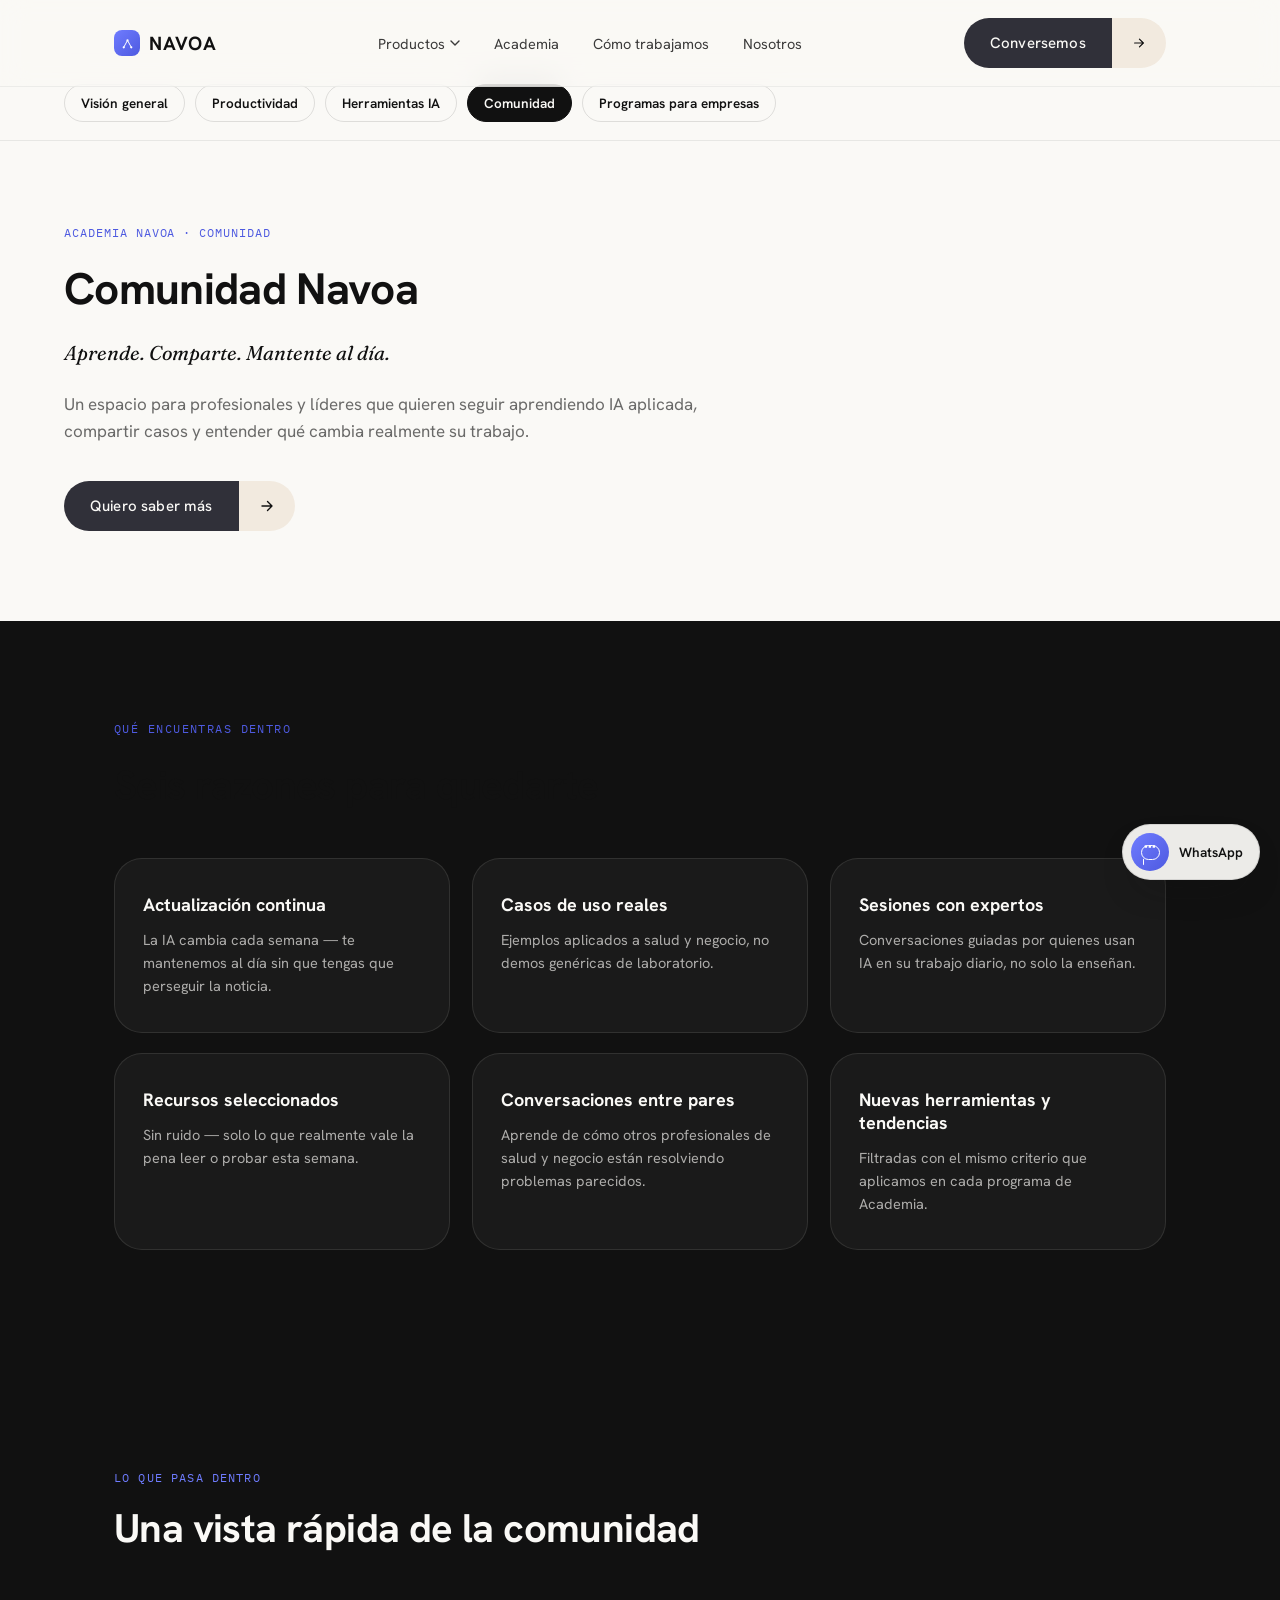
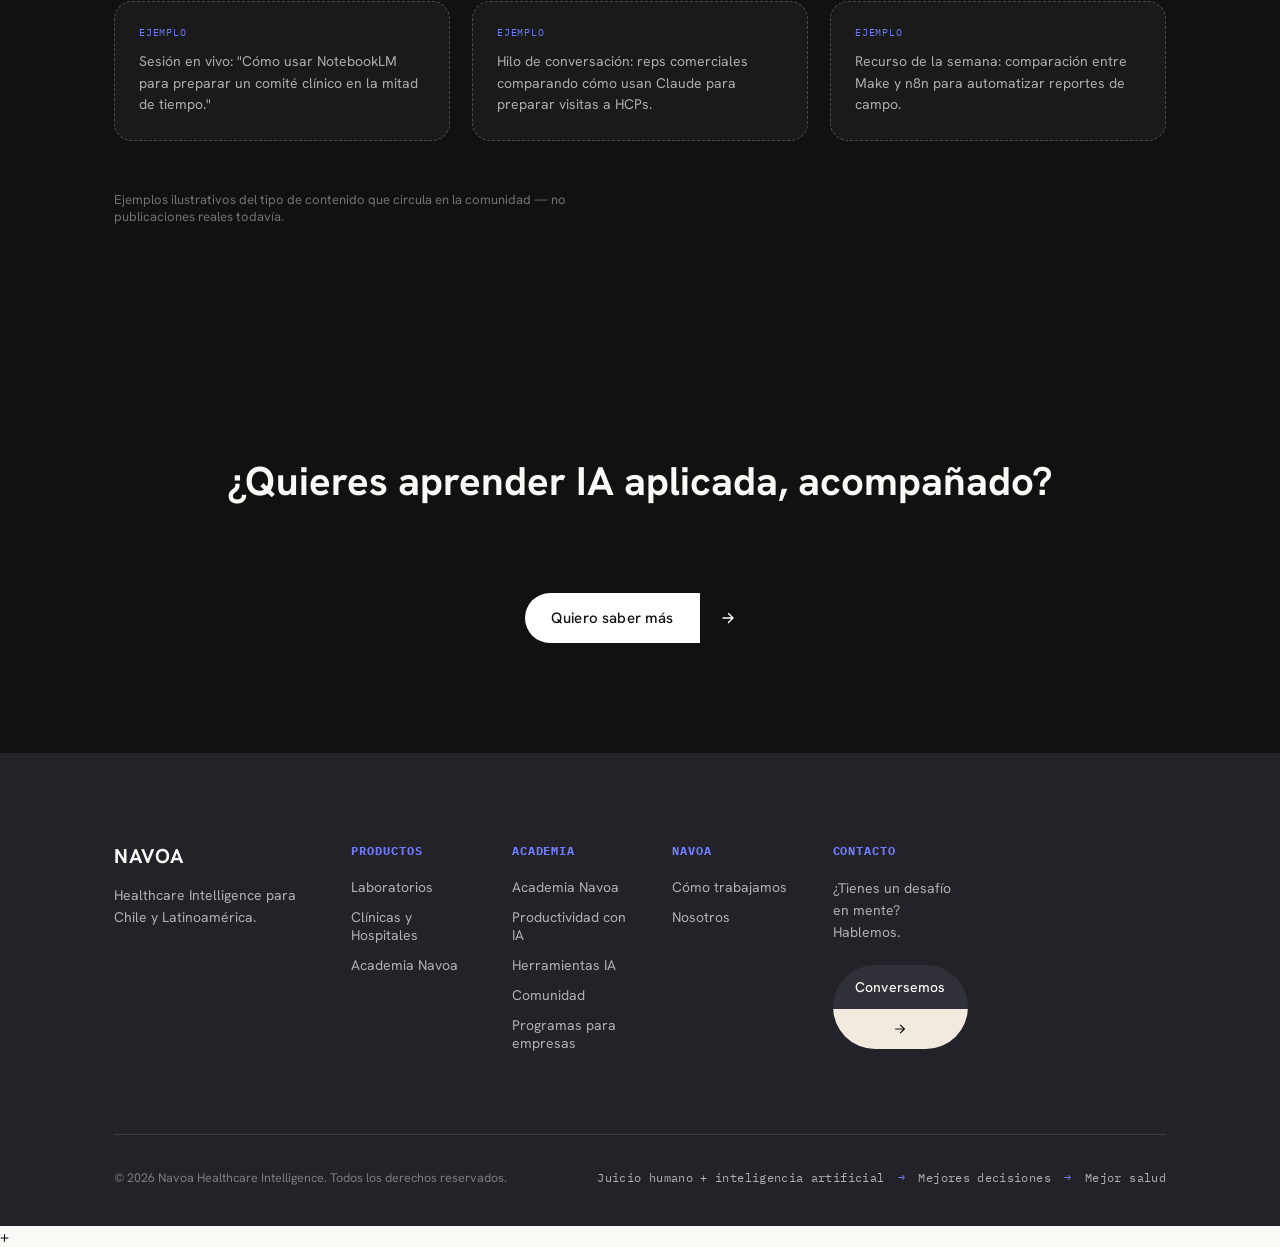
<file: academia-comunidad.html>
<!DOCTYPE html>
<html lang="es-CL">
<head>
<meta charset="UTF-8">
<meta name="viewport" content="width=device-width, initial-scale=1.0">
<title>Comunidad Navoa — Academia Navoa</title>
<meta name="description" content="Un espacio para profesionales y líderes que quieren seguir aprendiendo IA aplicada, compartir casos y entender qué cambia realmente su trabajo.">

<link rel="preconnect" href="https://fonts.googleapis.com">
<link rel="preconnect" href="https://fonts.gstatic.com" crossorigin>
<link href="https://fonts.googleapis.com/css2?family=Fraunces:ital,opsz,wght@0,9..144,300;0,9..144,400;0,9..144,500;0,9..144,700;1,9..144,300;1,9..144,400;1,9..144,500&family=IBM+Plex+Mono:wght@400;500&display=swap" rel="stylesheet">
<link href="https://fonts.googleapis.com/css2?family=Hanken+Grotesk:wght@400;500;600;700&display=swap" rel="stylesheet">

<link rel="stylesheet" href="styles.css">
<script>if('IntersectionObserver' in window){document.documentElement.classList.add('js');}</script>
</head>
<body>

<header class="nav" id="nav">
  <div class="nav-inner">
    <a href="index.html" class="logo"><span class="logo__mark" aria-hidden="true"><svg viewBox="0 0 24 24" width="15" height="15" fill="none"><path d="M6 18L12 7L18 18" stroke="currentColor" stroke-width="1.6" stroke-linecap="round" stroke-linejoin="round"/><circle cx="6" cy="18" r="1.8" fill="currentColor"/><circle cx="12" cy="7" r="1.8" fill="currentColor"/><circle cx="18" cy="18" r="1.8" fill="currentColor"/></svg></span>NAVOA</a>
    <nav class="nav-links" id="navLinks">
      <div class="nav-item" id="productsNavItem">
        <a href="#" id="productsNavToggle" aria-haspopup="true" aria-expanded="false">Productos <svg class="nav-caret" width="10" height="6" viewBox="0 0 10 6" fill="none"><path d="M1 1L5 5L9 1" stroke="currentColor" stroke-width="1.4" stroke-linecap="round" stroke-linejoin="round"/></svg></a>
        <div class="nav-dropdown">
          <a href="laboratorios.html"><strong>Laboratorios</strong><span>Pharma · Diagnóstico · Dispositivos · Distribuidores</span></a>
          <a href="clinicas-hospitales.html"><strong>Clínicas y Hospitales</strong><span>Patient journey, agenda y coordinación clínica</span></a>
          <a href="academia.html"><strong>Academia Navoa</strong><span>Adopción segura de IA para equipos de salud</span></a>
        </div>
      </div>
      <a href="academia.html">Academia</a>
      <a href="index.html#impacto">Cómo trabajamos</a>
      <a href="index.html#nosotros">Nosotros</a>
    </nav>
    <a href="https://wa.me/56942475886" class="btn-split btn-split--nav" target="_blank" rel="noopener noreferrer">
      <span class="btn-split__left">Conversemos</span>
      <span class="btn-split__right" aria-hidden="true"><svg width="14" height="14" viewBox="0 0 16 16" fill="none"><path d="M3 8H13M13 8L8.5 3.5M13 8L8.5 12.5" stroke="currentColor" stroke-width="1.4" stroke-linecap="round" stroke-linejoin="round"/></svg></span>
    </a>
    <button class="nav-toggle" id="navToggle" aria-label="Abrir menú" aria-expanded="false"><span></span><span></span><span></span></button>
  </div>
</header>

<nav class="academia-subnav" aria-label="Navegación de Academia">
  <div class="academia-subnav__inner">
    <a href="academia.html">Visión general</a>
    <a href="academia-productividad.html">Productividad</a>
    <a href="academia-herramientas.html">Herramientas IA</a>
    <a href="academia-comunidad.html" class="is-active">Comunidad</a>
    <a href="academia-empresas.html">Programas para empresas</a>
  </div>
</nav>

<main>

<!-- HERO -->
<section class="product-hero">
  <div class="product-hero__inner">
    <span class="product-hero__tag reveal">Academia Navoa · Comunidad</span>
    <h1 class="reveal">Comunidad Navoa</h1>
    <p class="product-hero__pain2 reveal" style="font-family:var(--serif); font-style:italic; color:var(--ink); font-size:20px;">Aprende. Comparte. Mantente al día.</p>
    <p class="product-hero__pain2 reveal">Un espacio para profesionales y líderes que quieren seguir aprendiendo IA aplicada, compartir casos y entender qué cambia realmente su trabajo.</p>
    <div class="reveal" style="margin-top:36px;">
      <a href="index.html#cta" class="btn-split btn-split--hero">
        <span class="btn-split__left">Quiero saber más</span>
        <span class="btn-split__right" aria-hidden="true"><svg width="16" height="16" viewBox="0 0 16 16" fill="none"><path d="M3 8H13M13 8L8.5 3.5M13 8L8.5 12.5" stroke="currentColor" stroke-width="1.4" stroke-linecap="round" stroke-linejoin="round"/></svg></span>
      </a>
    </div>
  </div>
</section>

<!-- Bloques de beneficio -->
<section class="capability-band">
  <div class="section-inner">
    <p class="eyebrow reveal">Qué encuentras dentro</p>
    <h2 class="section-title reveal">Seis razones para quedarte</h2>
    <div class="capability-grid" style="margin-top:50px;">
      <div class="capability-card reveal"><h3>Actualización continua</h3><p>La IA cambia cada semana — te mantenemos al día sin que tengas que perseguir la noticia.</p></div>
      <div class="capability-card reveal"><h3>Casos de uso reales</h3><p>Ejemplos aplicados a salud y negocio, no demos genéricas de laboratorio.</p></div>
      <div class="capability-card reveal"><h3>Sesiones con expertos</h3><p>Conversaciones guiadas por quienes usan IA en su trabajo diario, no solo la enseñan.</p></div>
    </div>
    <div class="capability-grid" style="margin-top:20px;">
      <div class="capability-card reveal"><h3>Recursos seleccionados</h3><p>Sin ruido — solo lo que realmente vale la pena leer o probar esta semana.</p></div>
      <div class="capability-card reveal"><h3>Conversaciones entre pares</h3><p>Aprende de cómo otros profesionales de salud y negocio están resolviendo problemas parecidos.</p></div>
      <div class="capability-card reveal"><h3>Nuevas herramientas y tendencias</h3><p>Filtradas con el mismo criterio que aplicamos en cada programa de Academia.</p></div>
    </div>
  </div>
</section>

<!-- Lo que pasa dentro (ejemplos) -->
<section class="decision-demo">
  <div class="section-inner">
    <span class="decision-demo__label reveal">Lo que pasa dentro</span>
    <h2 class="section-title reveal" style="color:var(--on-dark);">Una vista rápida de la comunidad</h2>
    <div class="capability-grid" style="margin-top:50px;">
      <div class="example-card reveal">
        <span class="example-card__tag">Ejemplo</span>
        <p>Sesión en vivo: "Cómo usar NotebookLM para preparar un comité clínico en la mitad de tiempo."</p>
      </div>
      <div class="example-card reveal">
        <span class="example-card__tag">Ejemplo</span>
        <p>Hilo de conversación: reps comerciales comparando cómo usan Claude para preparar visitas a HCPs.</p>
      </div>
      <div class="example-card reveal">
        <span class="example-card__tag">Ejemplo</span>
        <p>Recurso de la semana: comparación entre Make y n8n para automatizar reportes de campo.</p>
      </div>
    </div>
    <p class="decision-demo__disclaimer reveal">Ejemplos ilustrativos del tipo de contenido que circula en la comunidad — no publicaciones reales todavía.</p>
  </div>
</section>

<!-- CTA final -->
<section class="product-cta">
  <div class="section-inner">
    <h2 class="reveal">¿Quieres aprender IA aplicada, acompañado?</h2>
    <a href="index.html#cta" class="btn-split btn-split--cta reveal">
      <span class="btn-split__left">Quiero saber más</span>
      <span class="btn-split__right" aria-hidden="true"><svg width="16" height="16" viewBox="0 0 16 16" fill="none"><path d="M3 8H13M13 8L8.5 3.5M13 8L8.5 12.5" stroke="currentColor" stroke-width="1.4" stroke-linecap="round" stroke-linejoin="round"/></svg></span>
    </a>
  </div>
</section>

</main>

<footer class="footer">
  <div class="footer-inner">
    <div class="footer-top">
      <div class="footer-brand">
        <span class="logo logo--footer">NAVOA</span>
        <p>Healthcare Intelligence para Chile y Latinoamérica.</p>
      </div>
      <div class="footer-col">
        <h4>Productos</h4>
        <a href="laboratorios.html">Laboratorios</a>
        <a href="clinicas-hospitales.html">Clínicas y Hospitales</a>
        <a href="academia.html">Academia Navoa</a>
      </div>
      <div class="footer-col">
        <h4>Academia</h4>
        <a href="academia.html">Academia Navoa</a>
        <a href="academia-productividad.html">Productividad con IA</a>
        <a href="academia-herramientas.html">Herramientas IA</a>
        <a href="academia-comunidad.html">Comunidad</a>
        <a href="academia-empresas.html">Programas para empresas</a>
      </div>
      <div class="footer-col">
        <h4>Navoa</h4>
        <a href="index.html#impacto">Cómo trabajamos</a>
        <a href="index.html#nosotros">Nosotros</a>
      </div>
      <div class="footer-col footer-col--contact">
        <h4>Contacto</h4>
        <p>¿Tienes un desafío en mente?<br>Hablemos.</p>
        <a href="https://wa.me/56942475886" class="btn-split btn-split--footer" target="_blank" rel="noopener noreferrer">
          <span class="btn-split__left">Conversemos</span>
          <span class="btn-split__right" aria-hidden="true"><svg width="14" height="14" viewBox="0 0 16 16" fill="none"><path d="M3 8H13M13 8L8.5 3.5M13 8L8.5 12.5" stroke="currentColor" stroke-width="1.4" stroke-linecap="round" stroke-linejoin="round"/></svg></span>
        </a>
      </div>
    </div>
    <div class="footer-bottom">
      <p class="footer-legal">© 2026 Navoa Healthcare Intelligence. Todos los derechos reservados.</p>
      <p class="footer-loop">Juicio humano + inteligencia artificial <span>→</span> Mejores decisiones <span>→</span> Mejor salud</p>
    </div>
  </div>
</footer>

+<a class="whatsapp-float" href="https://wa.me/56942475886" target="_blank" rel="noopener noreferrer" aria-label="Contactar por WhatsApp">
  <span class="whatsapp-float__icon" aria-hidden="true"><span class="whatsapp-float__bubble"></span></span>
  <span class="whatsapp-float__label">WhatsApp</span>
</a>

<script src="script.js"></script>
</body>
</html>
</file>
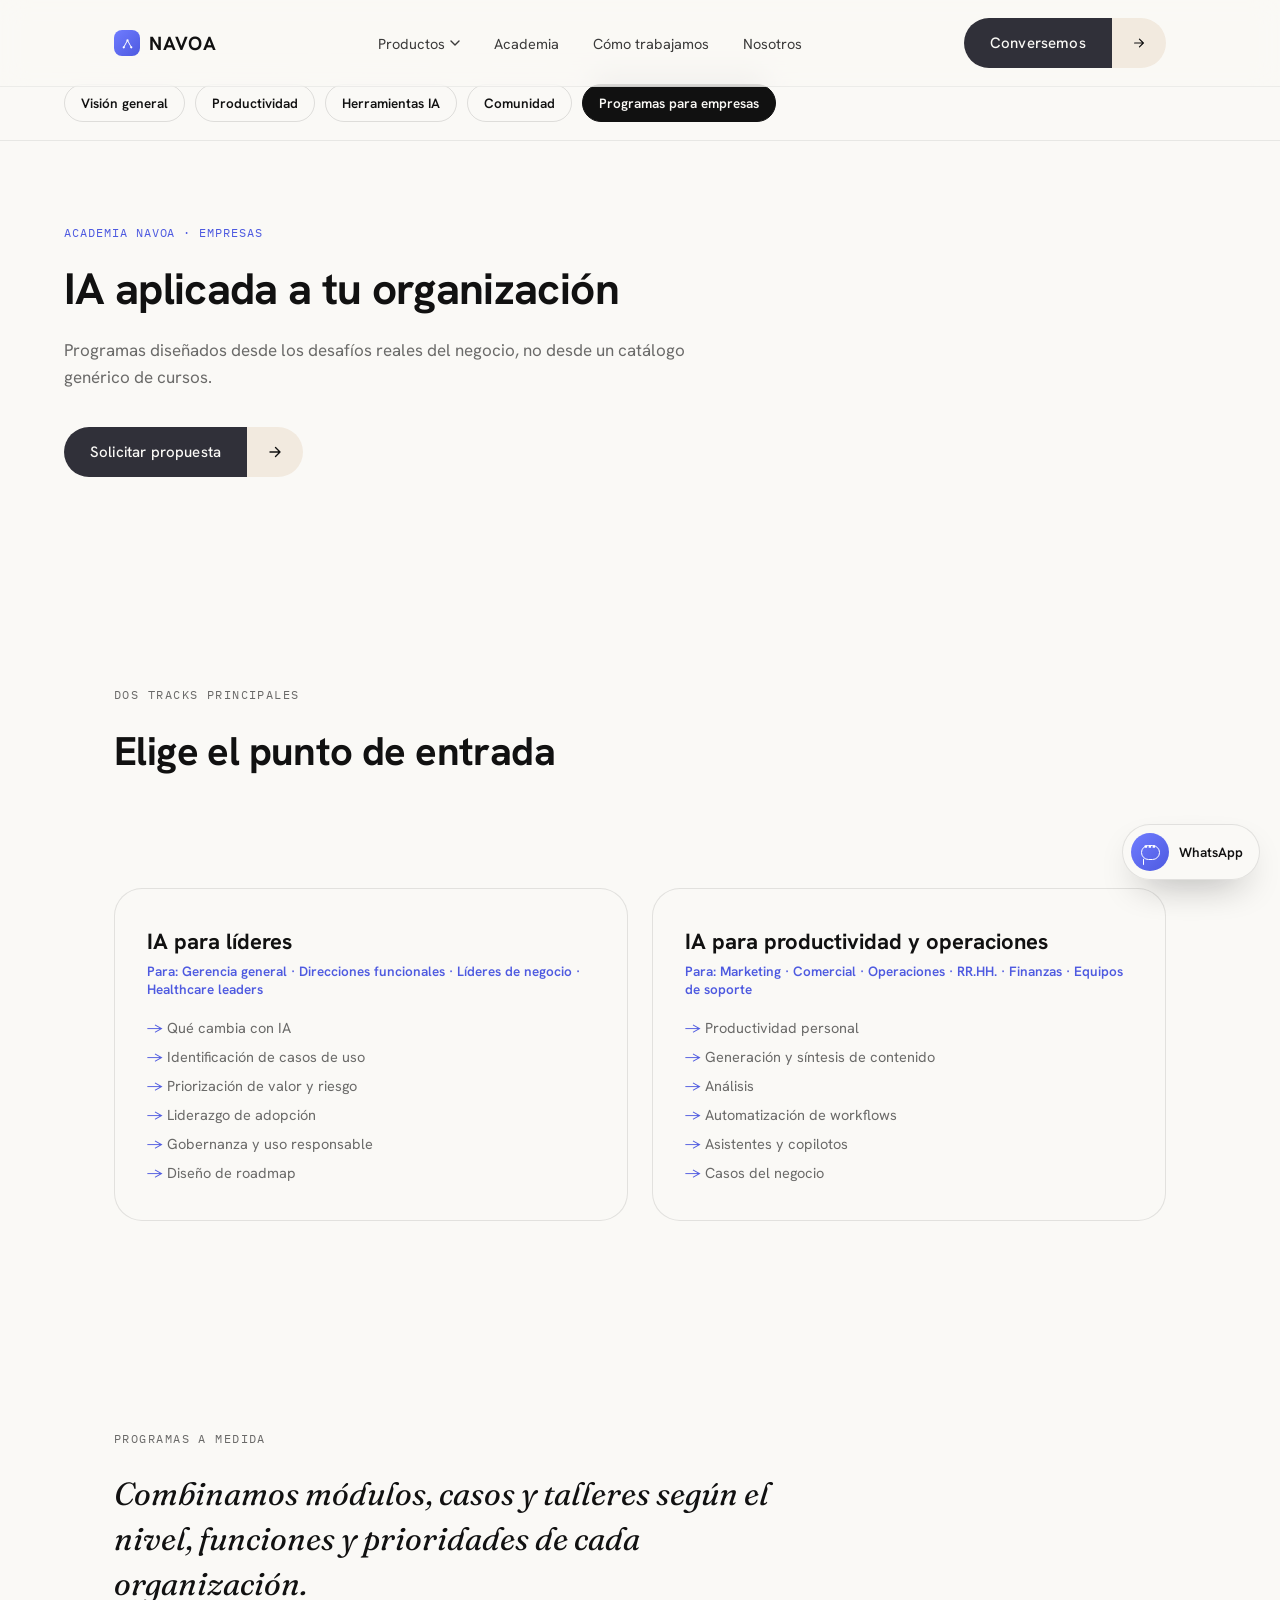
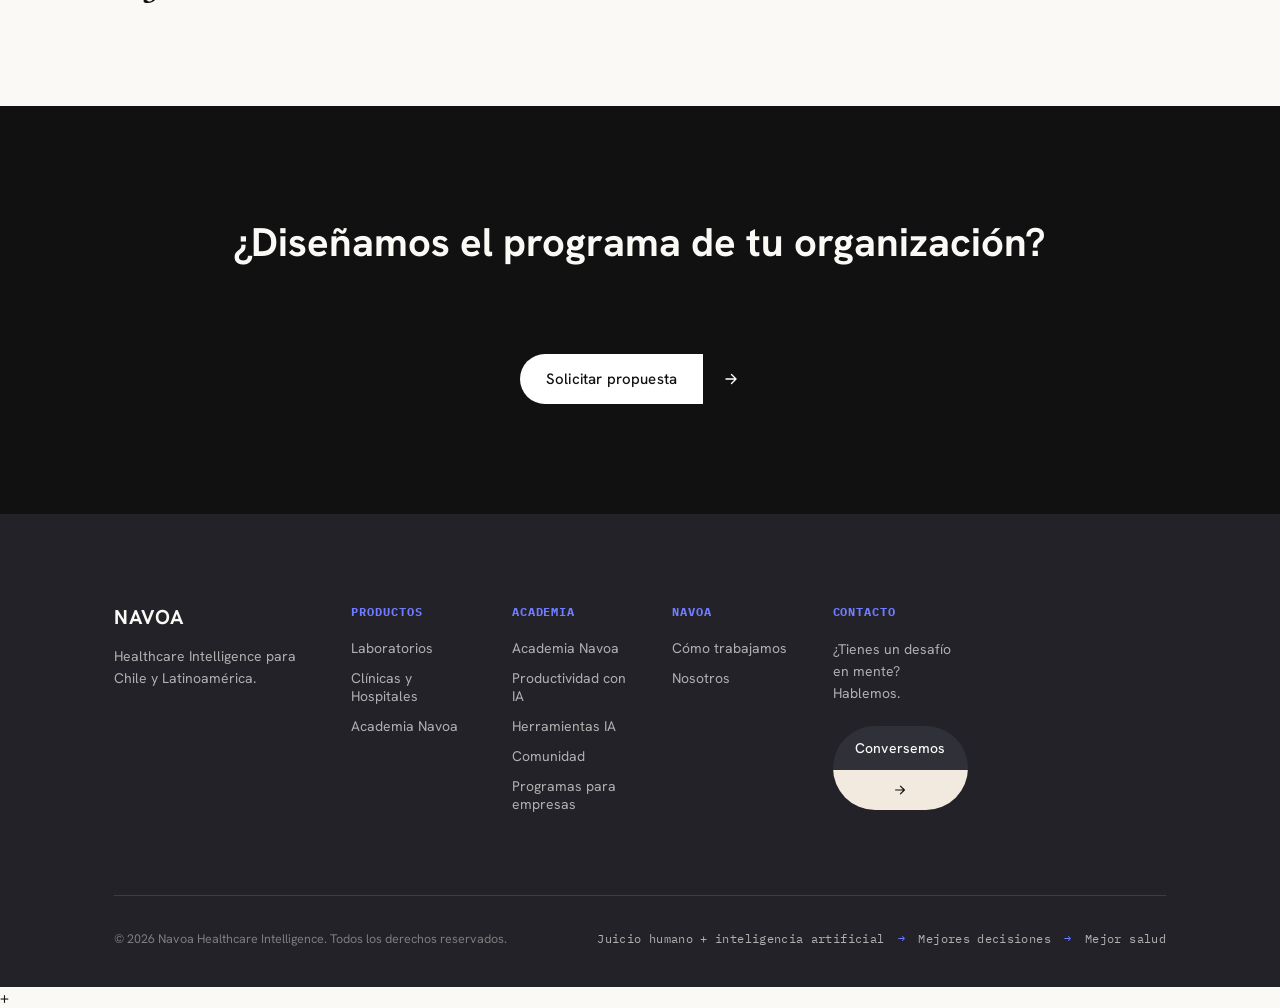
<file: academia-empresas.html>
<!DOCTYPE html>
<html lang="es-CL">
<head>
<meta charset="UTF-8">
<meta name="viewport" content="width=device-width, initial-scale=1.0">
<title>Programas para empresas — Academia Navoa</title>
<meta name="description" content="Programas diseñados desde los desafíos reales del negocio, no desde un catálogo genérico de cursos. IA para líderes y para productividad y operaciones.">

<link rel="preconnect" href="https://fonts.googleapis.com">
<link rel="preconnect" href="https://fonts.gstatic.com" crossorigin>
<link href="https://fonts.googleapis.com/css2?family=Fraunces:ital,opsz,wght@0,9..144,300;0,9..144,400;0,9..144,500;0,9..144,700;1,9..144,300;1,9..144,400;1,9..144,500&family=IBM+Plex+Mono:wght@400;500&display=swap" rel="stylesheet">
<link href="https://fonts.googleapis.com/css2?family=Hanken+Grotesk:wght@400;500;600;700&display=swap" rel="stylesheet">

<link rel="stylesheet" href="styles.css">
<script>if('IntersectionObserver' in window){document.documentElement.classList.add('js');}</script>
</head>
<body>

<header class="nav" id="nav">
  <div class="nav-inner">
    <a href="index.html" class="logo"><span class="logo__mark" aria-hidden="true"><svg viewBox="0 0 24 24" width="15" height="15" fill="none"><path d="M6 18L12 7L18 18" stroke="currentColor" stroke-width="1.6" stroke-linecap="round" stroke-linejoin="round"/><circle cx="6" cy="18" r="1.8" fill="currentColor"/><circle cx="12" cy="7" r="1.8" fill="currentColor"/><circle cx="18" cy="18" r="1.8" fill="currentColor"/></svg></span>NAVOA</a>
    <nav class="nav-links" id="navLinks">
      <div class="nav-item" id="productsNavItem">
        <a href="#" id="productsNavToggle" aria-haspopup="true" aria-expanded="false">Productos <svg class="nav-caret" width="10" height="6" viewBox="0 0 10 6" fill="none"><path d="M1 1L5 5L9 1" stroke="currentColor" stroke-width="1.4" stroke-linecap="round" stroke-linejoin="round"/></svg></a>
        <div class="nav-dropdown">
          <a href="laboratorios.html"><strong>Laboratorios</strong><span>Pharma · Diagnóstico · Dispositivos · Distribuidores</span></a>
          <a href="clinicas-hospitales.html"><strong>Clínicas y Hospitales</strong><span>Patient journey, agenda y coordinación clínica</span></a>
          <a href="academia.html"><strong>Academia Navoa</strong><span>Adopción segura de IA para equipos de salud</span></a>
        </div>
      </div>
      <a href="academia.html">Academia</a>
      <a href="index.html#impacto">Cómo trabajamos</a>
      <a href="index.html#nosotros">Nosotros</a>
    </nav>
    <a href="https://wa.me/56942475886" class="btn-split btn-split--nav" target="_blank" rel="noopener noreferrer">
      <span class="btn-split__left">Conversemos</span>
      <span class="btn-split__right" aria-hidden="true"><svg width="14" height="14" viewBox="0 0 16 16" fill="none"><path d="M3 8H13M13 8L8.5 3.5M13 8L8.5 12.5" stroke="currentColor" stroke-width="1.4" stroke-linecap="round" stroke-linejoin="round"/></svg></span>
    </a>
    <button class="nav-toggle" id="navToggle" aria-label="Abrir menú" aria-expanded="false"><span></span><span></span><span></span></button>
  </div>
</header>

<nav class="academia-subnav" aria-label="Navegación de Academia">
  <div class="academia-subnav__inner">
    <a href="academia.html">Visión general</a>
    <a href="academia-productividad.html">Productividad</a>
    <a href="academia-herramientas.html">Herramientas IA</a>
    <a href="academia-comunidad.html">Comunidad</a>
    <a href="academia-empresas.html" class="is-active">Programas para empresas</a>
  </div>
</nav>

<main>

<!-- HERO -->
<section class="product-hero">
  <div class="product-hero__inner">
    <span class="product-hero__tag reveal">Academia Navoa · Empresas</span>
    <h1 class="reveal">IA aplicada a tu organización</h1>
    <p class="product-hero__pain2 reveal">Programas diseñados desde los desafíos reales del negocio, no desde un catálogo genérico de cursos.</p>
    <div class="reveal" style="margin-top:36px;">
      <a href="index.html#cta" class="btn-split btn-split--hero">
        <span class="btn-split__left">Solicitar propuesta</span>
        <span class="btn-split__right" aria-hidden="true"><svg width="16" height="16" viewBox="0 0 16 16" fill="none"><path d="M3 8H13M13 8L8.5 3.5M13 8L8.5 12.5" stroke="currentColor" stroke-width="1.4" stroke-linecap="round" stroke-linejoin="round"/></svg></span>
      </a>
    </div>
  </div>
</section>

<!-- Tracks -->
<section class="products" style="padding-bottom:110px;">
  <div class="products-head">
    <p class="eyebrow eyebrow--dark reveal">Dos tracks principales</p>
    <h2 class="section-title reveal">Elige el punto de entrada</h2>
  </div>
  <div class="section-inner">
    <div class="track-grid">
      <div class="track-card reveal">
        <h3>IA para líderes</h3>
        <p class="track-card__for">Para: Gerencia general · Direcciones funcionales · Líderes de negocio · Healthcare leaders</p>
        <ul>
          <li>Qué cambia con IA</li>
          <li>Identificación de casos de uso</li>
          <li>Priorización de valor y riesgo</li>
          <li>Liderazgo de adopción</li>
          <li>Gobernanza y uso responsable</li>
          <li>Diseño de roadmap</li>
        </ul>
      </div>
      <div class="track-card reveal">
        <h3>IA para productividad y operaciones</h3>
        <p class="track-card__for">Para: Marketing · Comercial · Operaciones · RR.HH. · Finanzas · Equipos de soporte</p>
        <ul>
          <li>Productividad personal</li>
          <li>Generación y síntesis de contenido</li>
          <li>Análisis</li>
          <li>Automatización de workflows</li>
          <li>Asistentes y copilotos</li>
          <li>Casos del negocio</li>
        </ul>
      </div>
    </div>
  </div>
</section>

<!-- Programas a medida -->
<section class="product-diff">
  <div class="section-inner">
    <p class="eyebrow eyebrow--dark reveal">Programas a medida</p>
    <p class="product-diff__quote reveal">Combinamos módulos, casos y talleres según el nivel, funciones y prioridades de cada organización.</p>
  </div>
</section>

<!-- CTA final -->
<section class="product-cta">
  <div class="section-inner">
    <h2 class="reveal">¿Diseñamos el programa de tu organización?</h2>
    <a href="index.html#cta" class="btn-split btn-split--cta reveal">
      <span class="btn-split__left">Solicitar propuesta</span>
      <span class="btn-split__right" aria-hidden="true"><svg width="16" height="16" viewBox="0 0 16 16" fill="none"><path d="M3 8H13M13 8L8.5 3.5M13 8L8.5 12.5" stroke="currentColor" stroke-width="1.4" stroke-linecap="round" stroke-linejoin="round"/></svg></span>
    </a>
  </div>
</section>

</main>

<footer class="footer">
  <div class="footer-inner">
    <div class="footer-top">
      <div class="footer-brand">
        <span class="logo logo--footer">NAVOA</span>
        <p>Healthcare Intelligence para Chile y Latinoamérica.</p>
      </div>
      <div class="footer-col">
        <h4>Productos</h4>
        <a href="laboratorios.html">Laboratorios</a>
        <a href="clinicas-hospitales.html">Clínicas y Hospitales</a>
        <a href="academia.html">Academia Navoa</a>
      </div>
      <div class="footer-col">
        <h4>Academia</h4>
        <a href="academia.html">Academia Navoa</a>
        <a href="academia-productividad.html">Productividad con IA</a>
        <a href="academia-herramientas.html">Herramientas IA</a>
        <a href="academia-comunidad.html">Comunidad</a>
        <a href="academia-empresas.html">Programas para empresas</a>
      </div>
      <div class="footer-col">
        <h4>Navoa</h4>
        <a href="index.html#impacto">Cómo trabajamos</a>
        <a href="index.html#nosotros">Nosotros</a>
      </div>
      <div class="footer-col footer-col--contact">
        <h4>Contacto</h4>
        <p>¿Tienes un desafío en mente?<br>Hablemos.</p>
        <a href="https://wa.me/56942475886" class="btn-split btn-split--footer" target="_blank" rel="noopener noreferrer">
          <span class="btn-split__left">Conversemos</span>
          <span class="btn-split__right" aria-hidden="true"><svg width="14" height="14" viewBox="0 0 16 16" fill="none"><path d="M3 8H13M13 8L8.5 3.5M13 8L8.5 12.5" stroke="currentColor" stroke-width="1.4" stroke-linecap="round" stroke-linejoin="round"/></svg></span>
        </a>
      </div>
    </div>
    <div class="footer-bottom">
      <p class="footer-legal">© 2026 Navoa Healthcare Intelligence. Todos los derechos reservados.</p>
      <p class="footer-loop">Juicio humano + inteligencia artificial <span>→</span> Mejores decisiones <span>→</span> Mejor salud</p>
    </div>
  </div>
</footer>

+<a class="whatsapp-float" href="https://wa.me/56942475886" target="_blank" rel="noopener noreferrer" aria-label="Contactar por WhatsApp">
  <span class="whatsapp-float__icon" aria-hidden="true"><span class="whatsapp-float__bubble"></span></span>
  <span class="whatsapp-float__label">WhatsApp</span>
</a>

<script src="script.js"></script>
</body>
</html>
</file>
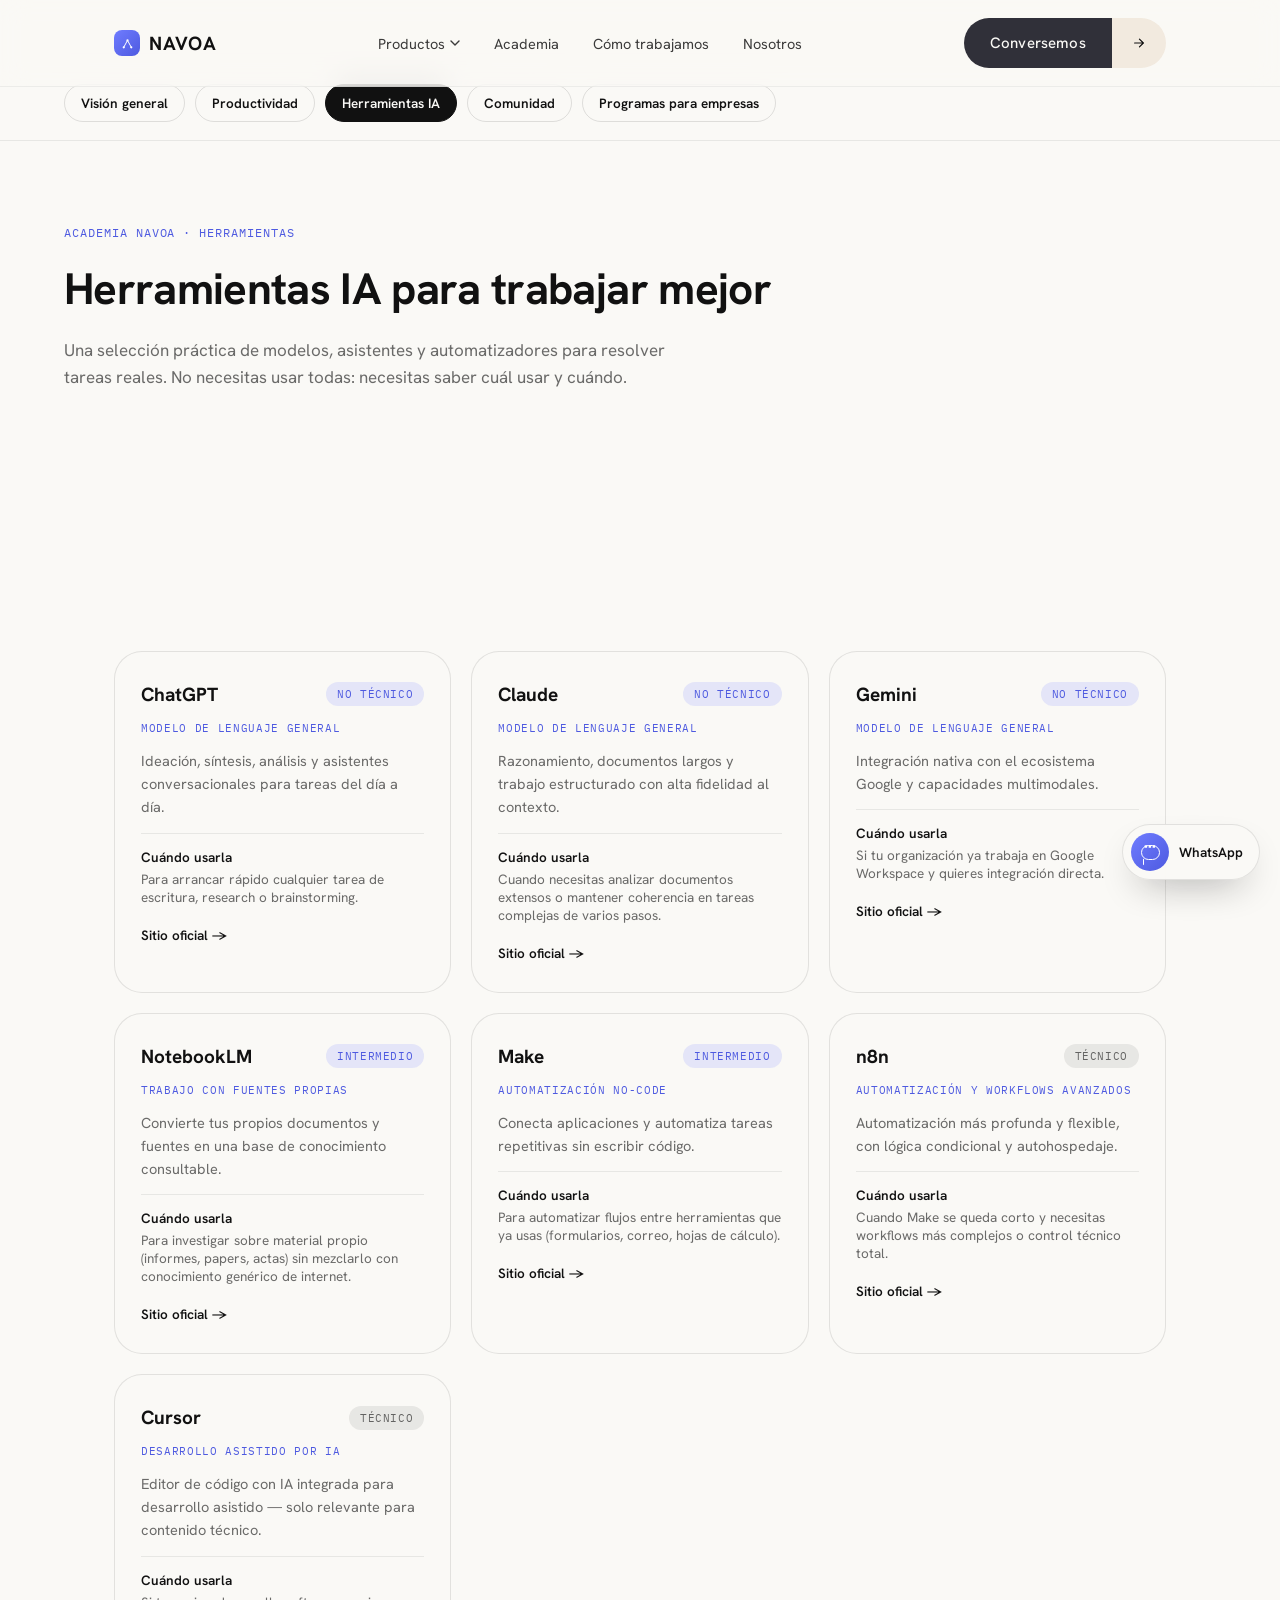
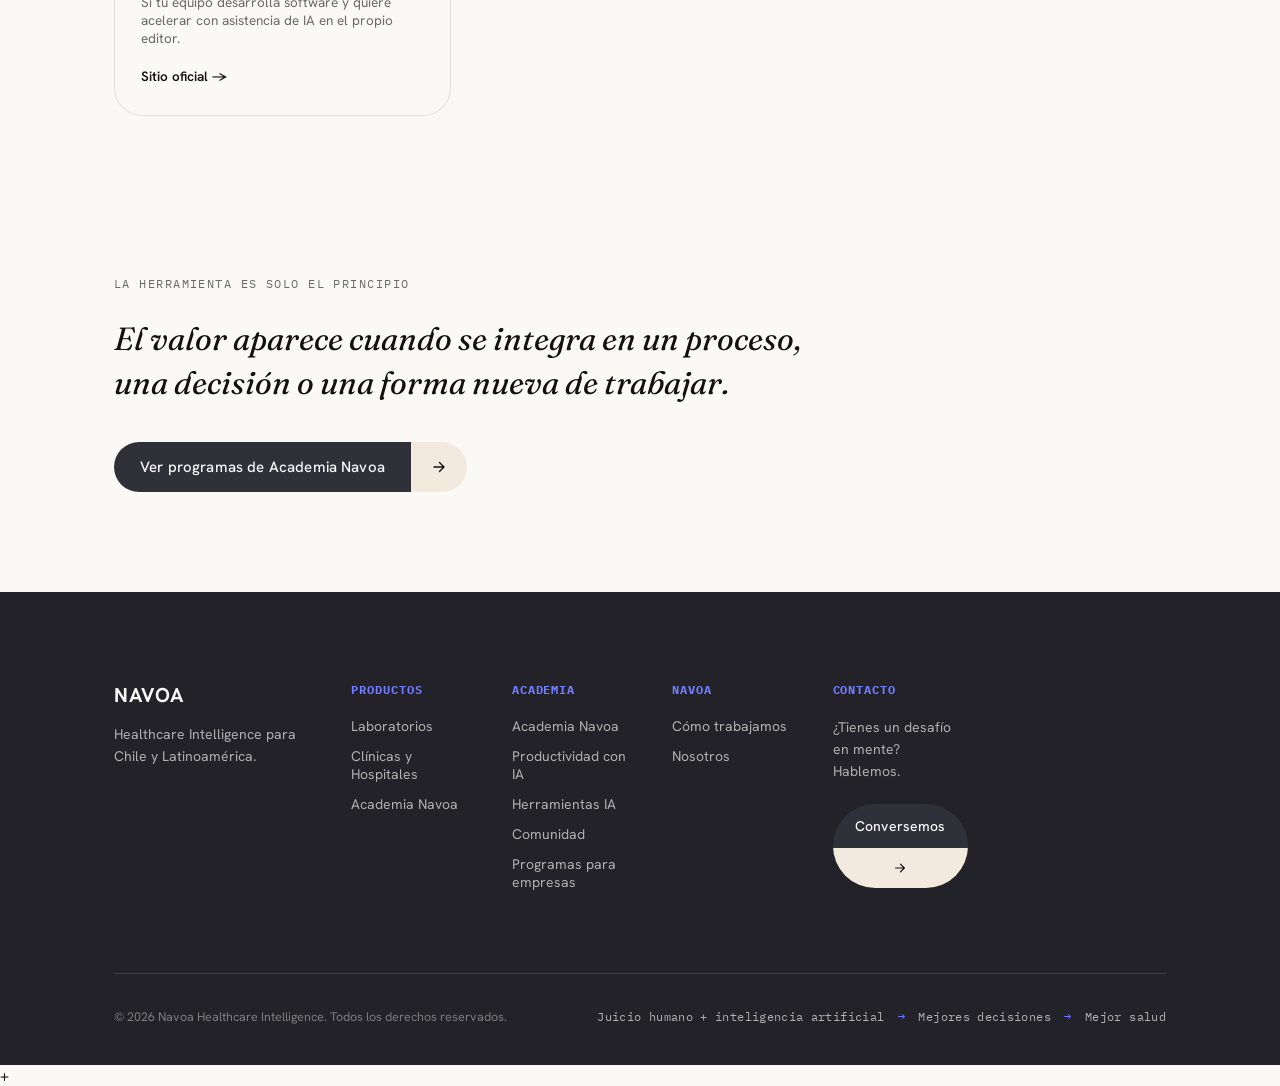
<file: academia-herramientas.html>
<!DOCTYPE html>
<html lang="es-CL">
<head>
<meta charset="UTF-8">
<meta name="viewport" content="width=device-width, initial-scale=1.0">
<title>Herramientas IA — Academia Navoa</title>
<meta name="description" content="Una selección práctica de modelos, asistentes y automatizadores para resolver tareas reales. No necesitas usar todas: necesitas saber cuál usar y cuándo.">

<link rel="preconnect" href="https://fonts.googleapis.com">
<link rel="preconnect" href="https://fonts.gstatic.com" crossorigin>
<link href="https://fonts.googleapis.com/css2?family=Fraunces:ital,opsz,wght@0,9..144,300;0,9..144,400;0,9..144,500;0,9..144,700;1,9..144,300;1,9..144,400;1,9..144,500&family=IBM+Plex+Mono:wght@400;500&display=swap" rel="stylesheet">
<link href="https://fonts.googleapis.com/css2?family=Hanken+Grotesk:wght@400;500;600;700&display=swap" rel="stylesheet">

<link rel="stylesheet" href="styles.css">
<script>if('IntersectionObserver' in window){document.documentElement.classList.add('js');}</script>
</head>
<body>

<header class="nav" id="nav">
  <div class="nav-inner">
    <a href="index.html" class="logo"><span class="logo__mark" aria-hidden="true"><svg viewBox="0 0 24 24" width="15" height="15" fill="none"><path d="M6 18L12 7L18 18" stroke="currentColor" stroke-width="1.6" stroke-linecap="round" stroke-linejoin="round"/><circle cx="6" cy="18" r="1.8" fill="currentColor"/><circle cx="12" cy="7" r="1.8" fill="currentColor"/><circle cx="18" cy="18" r="1.8" fill="currentColor"/></svg></span>NAVOA</a>
    <nav class="nav-links" id="navLinks">
      <div class="nav-item" id="productsNavItem">
        <a href="#" id="productsNavToggle" aria-haspopup="true" aria-expanded="false">Productos <svg class="nav-caret" width="10" height="6" viewBox="0 0 10 6" fill="none"><path d="M1 1L5 5L9 1" stroke="currentColor" stroke-width="1.4" stroke-linecap="round" stroke-linejoin="round"/></svg></a>
        <div class="nav-dropdown">
          <a href="laboratorios.html"><strong>Laboratorios</strong><span>Pharma · Diagnóstico · Dispositivos · Distribuidores</span></a>
          <a href="clinicas-hospitales.html"><strong>Clínicas y Hospitales</strong><span>Patient journey, agenda y coordinación clínica</span></a>
          <a href="academia.html"><strong>Academia Navoa</strong><span>Adopción segura de IA para equipos de salud</span></a>
        </div>
      </div>
      <a href="academia.html">Academia</a>
      <a href="index.html#impacto">Cómo trabajamos</a>
      <a href="index.html#nosotros">Nosotros</a>
    </nav>
    <a href="https://wa.me/56942475886" class="btn-split btn-split--nav" target="_blank" rel="noopener noreferrer">
      <span class="btn-split__left">Conversemos</span>
      <span class="btn-split__right" aria-hidden="true"><svg width="14" height="14" viewBox="0 0 16 16" fill="none"><path d="M3 8H13M13 8L8.5 3.5M13 8L8.5 12.5" stroke="currentColor" stroke-width="1.4" stroke-linecap="round" stroke-linejoin="round"/></svg></span>
    </a>
    <button class="nav-toggle" id="navToggle" aria-label="Abrir menú" aria-expanded="false"><span></span><span></span><span></span></button>
  </div>
</header>

<nav class="academia-subnav" aria-label="Navegación de Academia">
  <div class="academia-subnav__inner">
    <a href="academia.html">Visión general</a>
    <a href="academia-productividad.html">Productividad</a>
    <a href="academia-herramientas.html" class="is-active">Herramientas IA</a>
    <a href="academia-comunidad.html">Comunidad</a>
    <a href="academia-empresas.html">Programas para empresas</a>
  </div>
</nav>

<main>

<!-- HERO -->
<section class="product-hero">
  <div class="product-hero__inner">
    <span class="product-hero__tag reveal">Academia Navoa · Herramientas</span>
    <h1 class="reveal">Herramientas IA para trabajar mejor</h1>
    <p class="product-hero__pain2 reveal">Una selección práctica de modelos, asistentes y automatizadores para resolver tareas reales. No necesitas usar todas: necesitas saber cuál usar y cuándo.</p>
  </div>
</section>

<!-- Grid de herramientas -->
<section class="products" style="padding-bottom:60px;">
  <div class="section-inner">
    <div class="tool-grid">

      <div class="tool-card reveal">
        <div class="tool-card__top"><h3>ChatGPT</h3><span class="level-badge">No técnico</span></div>
        <span class="tool-card__category">Modelo de lenguaje general</span>
        <p>Ideación, síntesis, análisis y asistentes conversacionales para tareas del día a día.</p>
        <div class="tool-card__when"><strong>Cuándo usarla</strong>Para arrancar rápido cualquier tarea de escritura, research o brainstorming.</div>
        <a href="#" class="tool-card__cta">Sitio oficial →</a>
      </div>

      <div class="tool-card reveal">
        <div class="tool-card__top"><h3>Claude</h3><span class="level-badge">No técnico</span></div>
        <span class="tool-card__category">Modelo de lenguaje general</span>
        <p>Razonamiento, documentos largos y trabajo estructurado con alta fidelidad al contexto.</p>
        <div class="tool-card__when"><strong>Cuándo usarla</strong>Cuando necesitas analizar documentos extensos o mantener coherencia en tareas complejas de varios pasos.</div>
        <a href="#" class="tool-card__cta">Sitio oficial →</a>
      </div>

      <div class="tool-card reveal">
        <div class="tool-card__top"><h3>Gemini</h3><span class="level-badge">No técnico</span></div>
        <span class="tool-card__category">Modelo de lenguaje general</span>
        <p>Integración nativa con el ecosistema Google y capacidades multimodales.</p>
        <div class="tool-card__when"><strong>Cuándo usarla</strong>Si tu organización ya trabaja en Google Workspace y quieres integración directa.</div>
        <a href="#" class="tool-card__cta">Sitio oficial →</a>
      </div>

      <div class="tool-card reveal">
        <div class="tool-card__top"><h3>NotebookLM</h3><span class="level-badge">Intermedio</span></div>
        <span class="tool-card__category">Trabajo con fuentes propias</span>
        <p>Convierte tus propios documentos y fuentes en una base de conocimiento consultable.</p>
        <div class="tool-card__when"><strong>Cuándo usarla</strong>Para investigar sobre material propio (informes, papers, actas) sin mezclarlo con conocimiento genérico de internet.</div>
        <a href="#" class="tool-card__cta">Sitio oficial →</a>
      </div>

      <div class="tool-card reveal">
        <div class="tool-card__top"><h3>Make</h3><span class="level-badge">Intermedio</span></div>
        <span class="tool-card__category">Automatización no-code</span>
        <p>Conecta aplicaciones y automatiza tareas repetitivas sin escribir código.</p>
        <div class="tool-card__when"><strong>Cuándo usarla</strong>Para automatizar flujos entre herramientas que ya usas (formularios, correo, hojas de cálculo).</div>
        <a href="#" class="tool-card__cta">Sitio oficial →</a>
      </div>

      <div class="tool-card reveal">
        <div class="tool-card__top"><h3>n8n</h3><span class="level-badge level-badge--technical">Técnico</span></div>
        <span class="tool-card__category">Automatización y workflows avanzados</span>
        <p>Automatización más profunda y flexible, con lógica condicional y autohospedaje.</p>
        <div class="tool-card__when"><strong>Cuándo usarla</strong>Cuando Make se queda corto y necesitas workflows más complejos o control técnico total.</div>
        <a href="#" class="tool-card__cta">Sitio oficial →</a>
      </div>

      <div class="tool-card reveal">
        <div class="tool-card__top"><h3>Cursor</h3><span class="level-badge level-badge--technical">Técnico</span></div>
        <span class="tool-card__category">Desarrollo asistido por IA</span>
        <p>Editor de código con IA integrada para desarrollo asistido — solo relevante para contenido técnico.</p>
        <div class="tool-card__when"><strong>Cuándo usarla</strong>Si tu equipo desarrolla software y quiere acelerar con asistencia de IA en el propio editor.</div>
        <a href="#" class="tool-card__cta">Sitio oficial →</a>
      </div>

    </div>
  </div>
</section>

<!-- Bloque final -->
<section class="product-diff">
  <div class="section-inner">
    <p class="eyebrow eyebrow--dark reveal">La herramienta es solo el principio</p>
    <p class="product-diff__quote reveal">El valor aparece cuando se integra en un proceso, una decisión o una forma nueva de trabajar.</p>
    <div class="reveal" style="margin-top:36px;">
      <a href="academia.html" class="btn-split btn-split--hero">
        <span class="btn-split__left">Ver programas de Academia Navoa</span>
        <span class="btn-split__right" aria-hidden="true"><svg width="16" height="16" viewBox="0 0 16 16" fill="none"><path d="M3 8H13M13 8L8.5 3.5M13 8L8.5 12.5" stroke="currentColor" stroke-width="1.4" stroke-linecap="round" stroke-linejoin="round"/></svg></span>
      </a>
    </div>
  </div>
</section>

</main>

<footer class="footer">
  <div class="footer-inner">
    <div class="footer-top">
      <div class="footer-brand">
        <span class="logo logo--footer">NAVOA</span>
        <p>Healthcare Intelligence para Chile y Latinoamérica.</p>
      </div>
      <div class="footer-col">
        <h4>Productos</h4>
        <a href="laboratorios.html">Laboratorios</a>
        <a href="clinicas-hospitales.html">Clínicas y Hospitales</a>
        <a href="academia.html">Academia Navoa</a>
      </div>
      <div class="footer-col">
        <h4>Academia</h4>
        <a href="academia.html">Academia Navoa</a>
        <a href="academia-productividad.html">Productividad con IA</a>
        <a href="academia-herramientas.html">Herramientas IA</a>
        <a href="academia-comunidad.html">Comunidad</a>
        <a href="academia-empresas.html">Programas para empresas</a>
      </div>
      <div class="footer-col">
        <h4>Navoa</h4>
        <a href="index.html#impacto">Cómo trabajamos</a>
        <a href="index.html#nosotros">Nosotros</a>
      </div>
      <div class="footer-col footer-col--contact">
        <h4>Contacto</h4>
        <p>¿Tienes un desafío en mente?<br>Hablemos.</p>
        <a href="https://wa.me/56942475886" class="btn-split btn-split--footer" target="_blank" rel="noopener noreferrer">
          <span class="btn-split__left">Conversemos</span>
          <span class="btn-split__right" aria-hidden="true"><svg width="14" height="14" viewBox="0 0 16 16" fill="none"><path d="M3 8H13M13 8L8.5 3.5M13 8L8.5 12.5" stroke="currentColor" stroke-width="1.4" stroke-linecap="round" stroke-linejoin="round"/></svg></span>
        </a>
      </div>
    </div>
    <div class="footer-bottom">
      <p class="footer-legal">© 2026 Navoa Healthcare Intelligence. Todos los derechos reservados.</p>
      <p class="footer-loop">Juicio humano + inteligencia artificial <span>→</span> Mejores decisiones <span>→</span> Mejor salud</p>
    </div>
  </div>
</footer>

+<a class="whatsapp-float" href="https://wa.me/56942475886" target="_blank" rel="noopener noreferrer" aria-label="Contactar por WhatsApp">
  <span class="whatsapp-float__icon" aria-hidden="true"><span class="whatsapp-float__bubble"></span></span>
  <span class="whatsapp-float__label">WhatsApp</span>
</a>

<script src="script.js"></script>
</body>
</html>
</file>
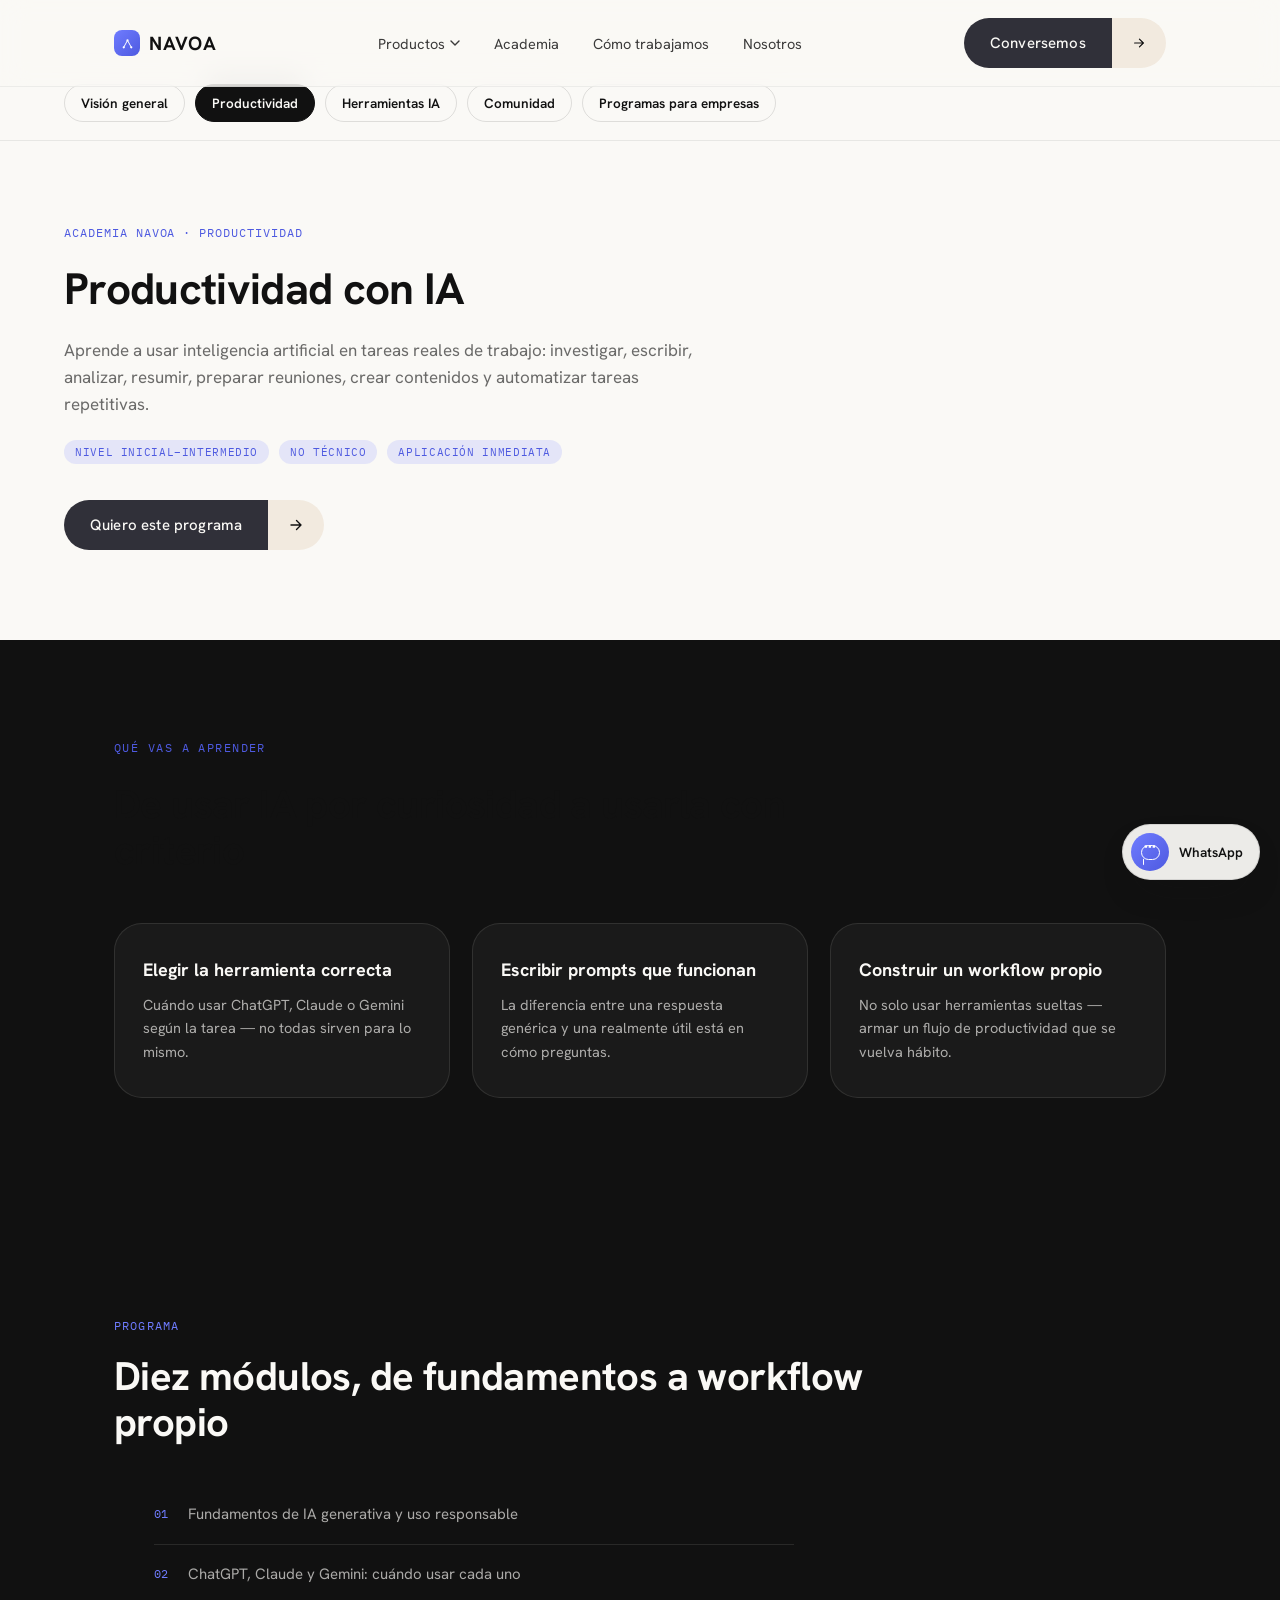
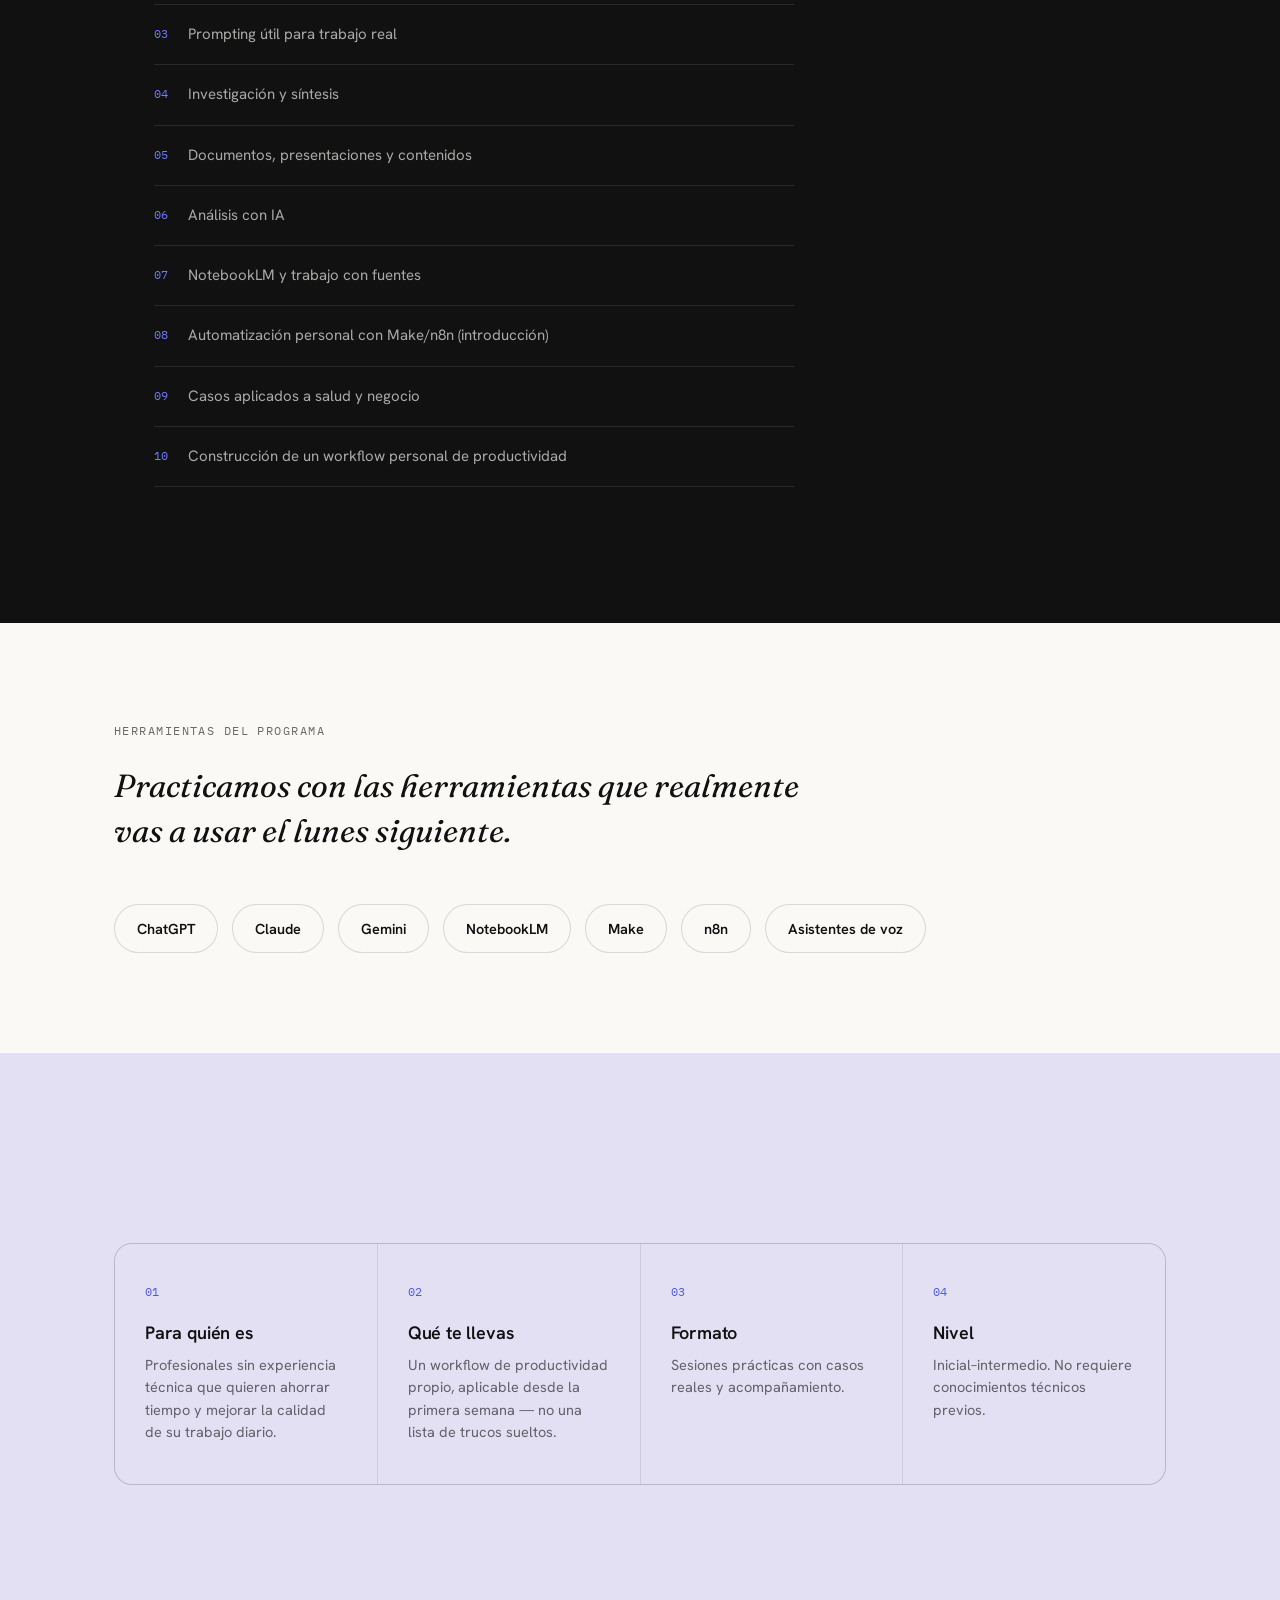
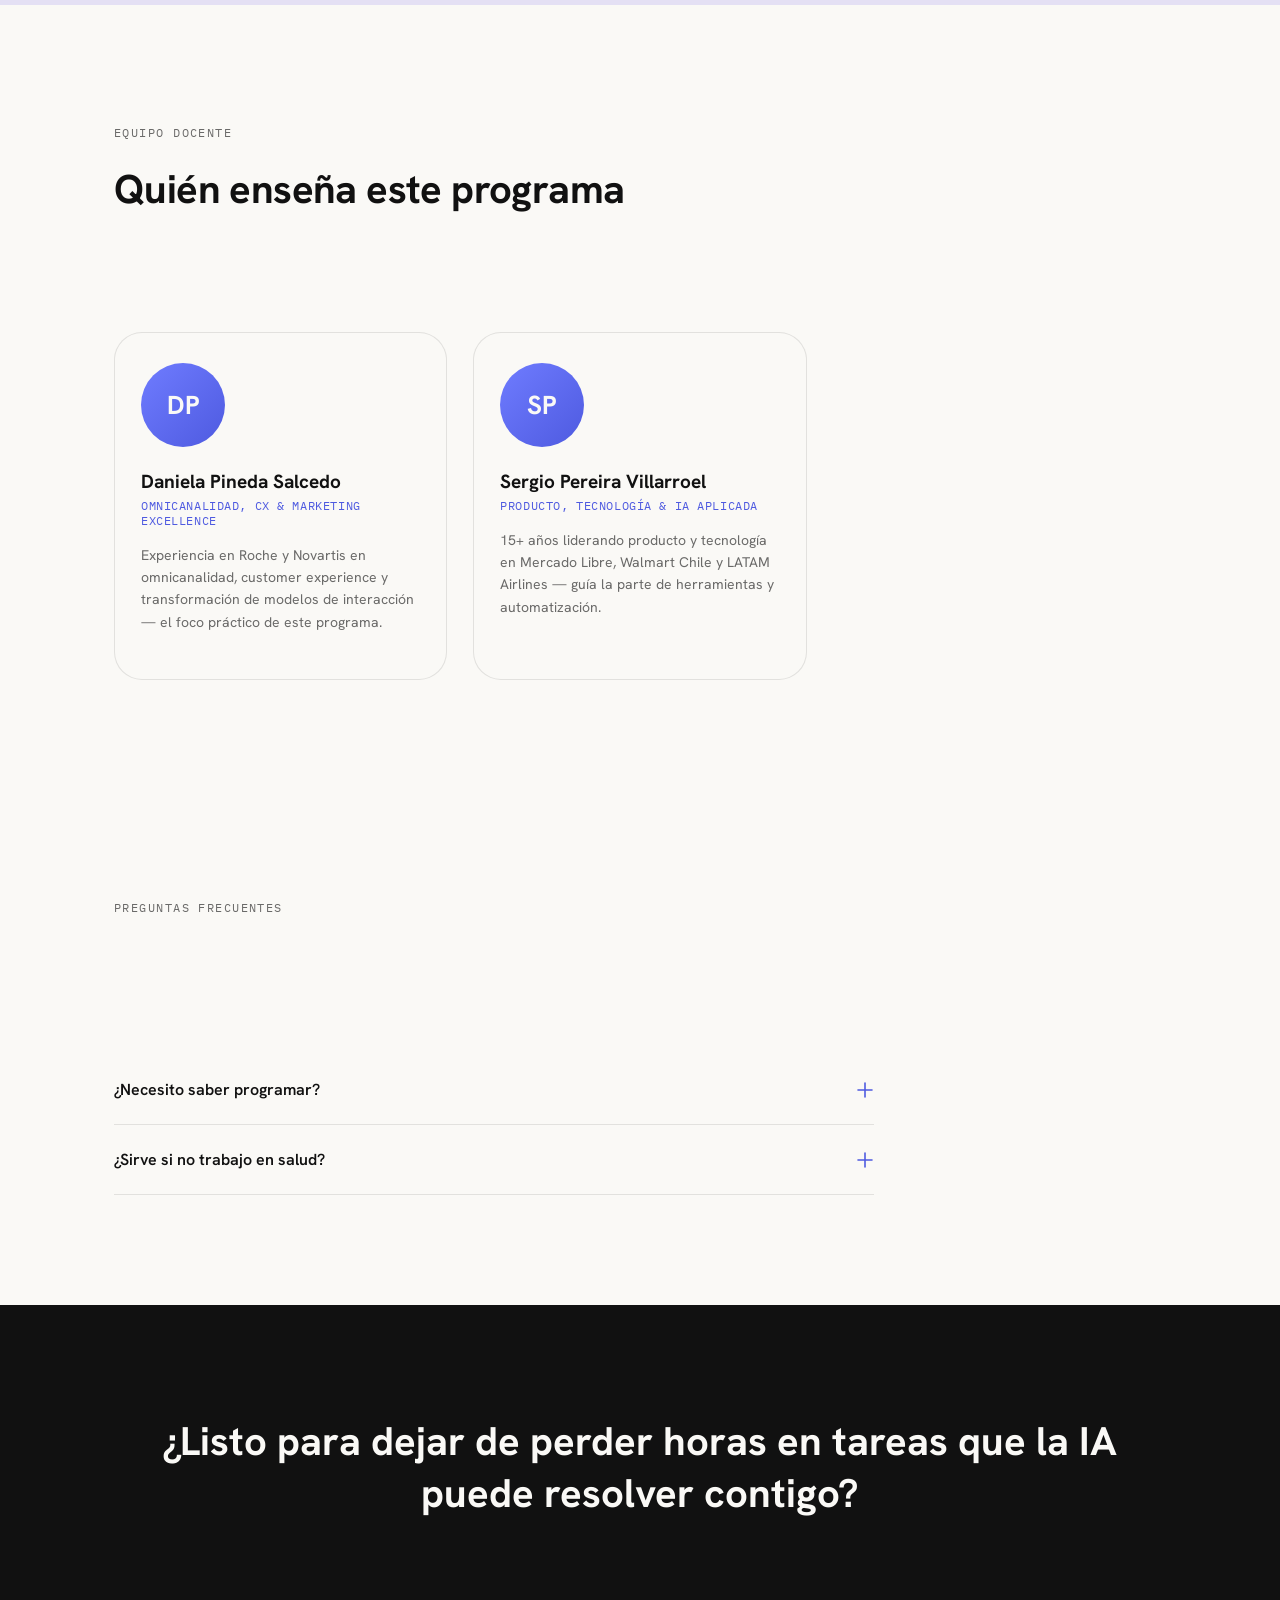
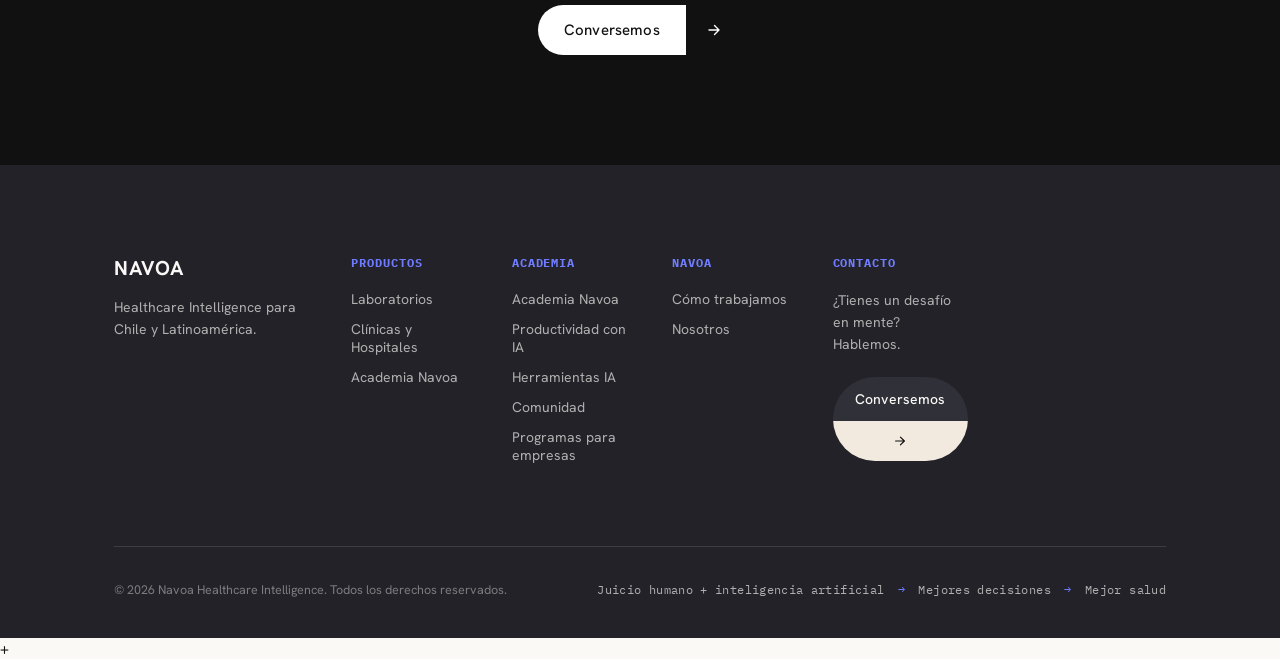
<file: academia-productividad.html>
<!DOCTYPE html>
<html lang="es-CL">
<head>
<meta charset="UTF-8">
<meta name="viewport" content="width=device-width, initial-scale=1.0">
<title>Productividad con IA — Academia Navoa</title>
<meta name="description" content="Aprende a usar inteligencia artificial en tareas reales de trabajo: investigar, escribir, analizar, resumir, preparar reuniones, crear contenidos y automatizar tareas repetitivas.">

<link rel="preconnect" href="https://fonts.googleapis.com">
<link rel="preconnect" href="https://fonts.gstatic.com" crossorigin>
<link href="https://fonts.googleapis.com/css2?family=Fraunces:ital,opsz,wght@0,9..144,300;0,9..144,400;0,9..144,500;0,9..144,700;1,9..144,300;1,9..144,400;1,9..144,500&family=IBM+Plex+Mono:wght@400;500&display=swap" rel="stylesheet">
<link href="https://fonts.googleapis.com/css2?family=Hanken+Grotesk:wght@400;500;600;700&display=swap" rel="stylesheet">

<link rel="stylesheet" href="styles.css">
<script>if('IntersectionObserver' in window){document.documentElement.classList.add('js');}</script>
</head>
<body>

<header class="nav" id="nav">
  <div class="nav-inner">
    <a href="index.html" class="logo"><span class="logo__mark" aria-hidden="true"><svg viewBox="0 0 24 24" width="15" height="15" fill="none"><path d="M6 18L12 7L18 18" stroke="currentColor" stroke-width="1.6" stroke-linecap="round" stroke-linejoin="round"/><circle cx="6" cy="18" r="1.8" fill="currentColor"/><circle cx="12" cy="7" r="1.8" fill="currentColor"/><circle cx="18" cy="18" r="1.8" fill="currentColor"/></svg></span>NAVOA</a>
    <nav class="nav-links" id="navLinks">
      <div class="nav-item" id="productsNavItem">
        <a href="#" id="productsNavToggle" aria-haspopup="true" aria-expanded="false">Productos <svg class="nav-caret" width="10" height="6" viewBox="0 0 10 6" fill="none"><path d="M1 1L5 5L9 1" stroke="currentColor" stroke-width="1.4" stroke-linecap="round" stroke-linejoin="round"/></svg></a>
        <div class="nav-dropdown">
          <a href="laboratorios.html"><strong>Laboratorios</strong><span>Pharma · Diagnóstico · Dispositivos · Distribuidores</span></a>
          <a href="clinicas-hospitales.html"><strong>Clínicas y Hospitales</strong><span>Patient journey, agenda y coordinación clínica</span></a>
          <a href="academia.html"><strong>Academia Navoa</strong><span>Adopción segura de IA para equipos de salud</span></a>
        </div>
      </div>
      <a href="academia.html">Academia</a>
      <a href="index.html#impacto">Cómo trabajamos</a>
      <a href="index.html#nosotros">Nosotros</a>
    </nav>
    <a href="https://wa.me/56942475886" class="btn-split btn-split--nav" target="_blank" rel="noopener noreferrer">
      <span class="btn-split__left">Conversemos</span>
      <span class="btn-split__right" aria-hidden="true"><svg width="14" height="14" viewBox="0 0 16 16" fill="none"><path d="M3 8H13M13 8L8.5 3.5M13 8L8.5 12.5" stroke="currentColor" stroke-width="1.4" stroke-linecap="round" stroke-linejoin="round"/></svg></span>
    </a>
    <button class="nav-toggle" id="navToggle" aria-label="Abrir menú" aria-expanded="false"><span></span><span></span><span></span></button>
  </div>
</header>

<nav class="academia-subnav" aria-label="Navegación de Academia">
  <div class="academia-subnav__inner">
    <a href="academia.html">Visión general</a>
    <a href="academia-productividad.html" class="is-active">Productividad</a>
    <a href="academia-herramientas.html">Herramientas IA</a>
    <a href="academia-comunidad.html">Comunidad</a>
    <a href="academia-empresas.html">Programas para empresas</a>
  </div>
</nav>

<main>

<!-- HERO -->
<section class="product-hero">
  <div class="product-hero__inner">
    <span class="product-hero__tag reveal">Academia Navoa · Productividad</span>
    <h1 class="reveal">Productividad con IA</h1>
    <p class="product-hero__pain2 reveal">Aprende a usar inteligencia artificial en tareas reales de trabajo: investigar, escribir, analizar, resumir, preparar reuniones, crear contenidos y automatizar tareas repetitivas.</p>
    <div class="reveal" style="margin-top:22px; display:flex; gap:10px; flex-wrap:wrap;">
      <span class="level-badge">Nivel inicial–intermedio</span>
      <span class="level-badge">No técnico</span>
      <span class="level-badge">Aplicación inmediata</span>
    </div>
    <div class="reveal" style="margin-top:36px;">
      <a href="index.html#cta" class="btn-split btn-split--hero">
        <span class="btn-split__left">Quiero este programa</span>
        <span class="btn-split__right" aria-hidden="true"><svg width="16" height="16" viewBox="0 0 16 16" fill="none"><path d="M3 8H13M13 8L8.5 3.5M13 8L8.5 12.5" stroke="currentColor" stroke-width="1.4" stroke-linecap="round" stroke-linejoin="round"/></svg></span>
      </a>
    </div>
  </div>
</section>

<!-- 1. Qué vas a aprender -->
<section class="capability-band">
  <div class="section-inner">
    <p class="eyebrow reveal">Qué vas a aprender</p>
    <h2 class="section-title reveal">De usar IA por curiosidad a usarla con criterio</h2>
    <div class="capability-grid">
      <div class="capability-card reveal">
        <h3>Elegir la herramienta correcta</h3>
        <p>Cuándo usar ChatGPT, Claude o Gemini según la tarea — no todas sirven para lo mismo.</p>
      </div>
      <div class="capability-card reveal">
        <h3>Escribir prompts que funcionan</h3>
        <p>La diferencia entre una respuesta genérica y una realmente útil está en cómo preguntas.</p>
      </div>
      <div class="capability-card reveal">
        <h3>Construir un workflow propio</h3>
        <p>No solo usar herramientas sueltas — armar un flujo de productividad que se vuelva hábito.</p>
      </div>
    </div>
  </div>
</section>

<!-- 2. Programa -->
<section class="decision-demo">
  <div class="section-inner">
    <span class="decision-demo__label reveal">Programa</span>
    <h2 class="section-title reveal" style="color:var(--on-dark);">Diez módulos, de fundamentos a workflow propio</h2>
    <ol class="program-list reveal">
      <li><span>01</span>Fundamentos de IA generativa y uso responsable</li>
      <li><span>02</span>ChatGPT, Claude y Gemini: cuándo usar cada uno</li>
      <li><span>03</span>Prompting útil para trabajo real</li>
      <li><span>04</span>Investigación y síntesis</li>
      <li><span>05</span>Documentos, presentaciones y contenidos</li>
      <li><span>06</span>Análisis con IA</li>
      <li><span>07</span>NotebookLM y trabajo con fuentes</li>
      <li><span>08</span>Automatización personal con Make/n8n (introducción)</li>
      <li><span>09</span>Casos aplicados a salud y negocio</li>
      <li><span>10</span>Construcción de un workflow personal de productividad</li>
    </ol>
  </div>
</section>

<!-- 3. Herramientas -->
<section class="product-diff">
  <div class="section-inner">
    <p class="eyebrow eyebrow--dark reveal">Herramientas del programa</p>
    <p class="product-diff__quote reveal">Practicamos con las herramientas que realmente vas a usar el lunes siguiente.</p>
    <div class="tool-chip-row reveal">
      <span class="tool-chip">ChatGPT</span>
      <span class="tool-chip">Claude</span>
      <span class="tool-chip">Gemini</span>
      <span class="tool-chip">NotebookLM</span>
      <span class="tool-chip">Make</span>
      <span class="tool-chip">n8n</span>
      <span class="tool-chip">Asistentes de voz</span>
    </div>
  </div>
</section>

<!-- 4/5. Para quién / Qué te llevas -->
<section class="ecosystem">
  <div class="section-inner">
    <div class="eco-grid">
      <div class="eco-card reveal">
        <span class="eco-card__num">01</span>
        <h3>Para quién es</h3>
        <p>Profesionales sin experiencia técnica que quieren ahorrar tiempo y mejorar la calidad de su trabajo diario.</p>
      </div>
      <div class="eco-card reveal">
        <span class="eco-card__num">02</span>
        <h3>Qué te llevas</h3>
        <p>Un workflow de productividad propio, aplicable desde la primera semana — no una lista de trucos sueltos.</p>
      </div>
      <div class="eco-card reveal">
        <span class="eco-card__num">03</span>
        <h3>Formato</h3>
        <p>Sesiones prácticas con casos reales y acompañamiento. <!-- DATO A VALIDAR: duración y modalidad exacta --></p>
      </div>
      <div class="eco-card reveal">
        <span class="eco-card__num">04</span>
        <h3>Nivel</h3>
        <p>Inicial–intermedio. No requiere conocimientos técnicos previos.</p>
      </div>
    </div>
  </div>
</section>

<!-- 6. Equipo docente -->
<section class="products" style="padding-bottom:100px;">
  <div class="products-head">
    <p class="eyebrow eyebrow--dark reveal">Equipo docente</p>
    <h2 class="section-title reveal">Quién enseña este programa</h2>
  </div>
  <div class="section-inner">
    <div class="team-grid">
      <div class="team-card reveal">
        <div class="team-card__avatar" aria-hidden="true">DP</div>
        <h3>Daniela Pineda Salcedo</h3>
        <span class="team-card__role">Omnicanalidad, CX &amp; Marketing Excellence</span>
        <p class="team-card__bio">Experiencia en Roche y Novartis en omnicanalidad, customer experience y transformación de modelos de interacción — el foco práctico de este programa.</p>
      </div>
      <div class="team-card reveal">
        <div class="team-card__avatar" aria-hidden="true">SP</div>
        <h3>Sergio Pereira Villarroel</h3>
        <span class="team-card__role">Producto, Tecnología &amp; IA Aplicada</span>
        <p class="team-card__bio">15+ años liderando producto y tecnología en Mercado Libre, Walmart Chile y LATAM Airlines — guía la parte de herramientas y automatización.</p>
      </div>
    </div>
  </div>
</section>

<!-- 7. FAQ -->
<section class="products" style="padding-bottom:110px;">
  <div class="products-head">
    <p class="eyebrow eyebrow--dark reveal">Preguntas frecuentes</p>
  </div>
  <div class="section-inner">
    <div class="faq-list">
      <div class="faq-item">
        <button class="faq-item__q" aria-expanded="false">¿Necesito saber programar?
          <svg width="18" height="18" viewBox="0 0 18 18" fill="none"><path d="M9 2V16M2 9H16" stroke="currentColor" stroke-width="1.6" stroke-linecap="round"/></svg>
        </button>
        <div class="faq-item__a"><p>No. Este programa es 100% no técnico, pensado para cualquier profesional.</p></div>
      </div>
      <div class="faq-item">
        <button class="faq-item__q" aria-expanded="false">¿Sirve si no trabajo en salud?
          <svg width="18" height="18" viewBox="0 0 18 18" fill="none"><path d="M9 2V16M2 9H16" stroke="currentColor" stroke-width="1.6" stroke-linecap="round"/></svg>
        </button>
        <div class="faq-item__a"><p>Sí. Los principios de productividad con IA aplican a cualquier función; incluimos casos de salud y negocio como ejemplo, no como requisito.</p></div>
      </div>
    </div>
  </div>
</section>

<!-- CTA final -->
<section class="product-cta">
  <div class="section-inner">
    <h2 class="reveal">¿Listo para dejar de perder horas en tareas que la IA puede resolver contigo?</h2>
    <a href="https://wa.me/56942475886" class="btn-split btn-split--cta reveal" target="_blank" rel="noopener noreferrer">
      <span class="btn-split__left">Conversemos</span>
      <span class="btn-split__right" aria-hidden="true"><svg width="16" height="16" viewBox="0 0 16 16" fill="none"><path d="M3 8H13M13 8L8.5 3.5M13 8L8.5 12.5" stroke="currentColor" stroke-width="1.4" stroke-linecap="round" stroke-linejoin="round"/></svg></span>
    </a>
  </div>
</section>

</main>

<footer class="footer">
  <div class="footer-inner">
    <div class="footer-top">
      <div class="footer-brand">
        <span class="logo logo--footer">NAVOA</span>
        <p>Healthcare Intelligence para Chile y Latinoamérica.</p>
      </div>
      <div class="footer-col">
        <h4>Productos</h4>
        <a href="laboratorios.html">Laboratorios</a>
        <a href="clinicas-hospitales.html">Clínicas y Hospitales</a>
        <a href="academia.html">Academia Navoa</a>
      </div>
      <div class="footer-col">
        <h4>Academia</h4>
        <a href="academia.html">Academia Navoa</a>
        <a href="academia-productividad.html">Productividad con IA</a>
        <a href="academia-herramientas.html">Herramientas IA</a>
        <a href="academia-comunidad.html">Comunidad</a>
        <a href="academia-empresas.html">Programas para empresas</a>
      </div>
      <div class="footer-col">
        <h4>Navoa</h4>
        <a href="index.html#impacto">Cómo trabajamos</a>
        <a href="index.html#nosotros">Nosotros</a>
      </div>
      <div class="footer-col footer-col--contact">
        <h4>Contacto</h4>
        <p>¿Tienes un desafío en mente?<br>Hablemos.</p>
        <a href="https://wa.me/56942475886" class="btn-split btn-split--footer" target="_blank" rel="noopener noreferrer">
          <span class="btn-split__left">Conversemos</span>
          <span class="btn-split__right" aria-hidden="true"><svg width="14" height="14" viewBox="0 0 16 16" fill="none"><path d="M3 8H13M13 8L8.5 3.5M13 8L8.5 12.5" stroke="currentColor" stroke-width="1.4" stroke-linecap="round" stroke-linejoin="round"/></svg></span>
        </a>
      </div>
    </div>
    <div class="footer-bottom">
      <p class="footer-legal">© 2026 Navoa Healthcare Intelligence. Todos los derechos reservados.</p>
      <p class="footer-loop">Juicio humano + inteligencia artificial <span>→</span> Mejores decisiones <span>→</span> Mejor salud</p>
    </div>
  </div>
</footer>

+<a class="whatsapp-float" href="https://wa.me/56942475886" target="_blank" rel="noopener noreferrer" aria-label="Contactar por WhatsApp">
  <span class="whatsapp-float__icon" aria-hidden="true"><span class="whatsapp-float__bubble"></span></span>
  <span class="whatsapp-float__label">WhatsApp</span>
</a>

<script src="script.js"></script>
</body>
</html>
</file>
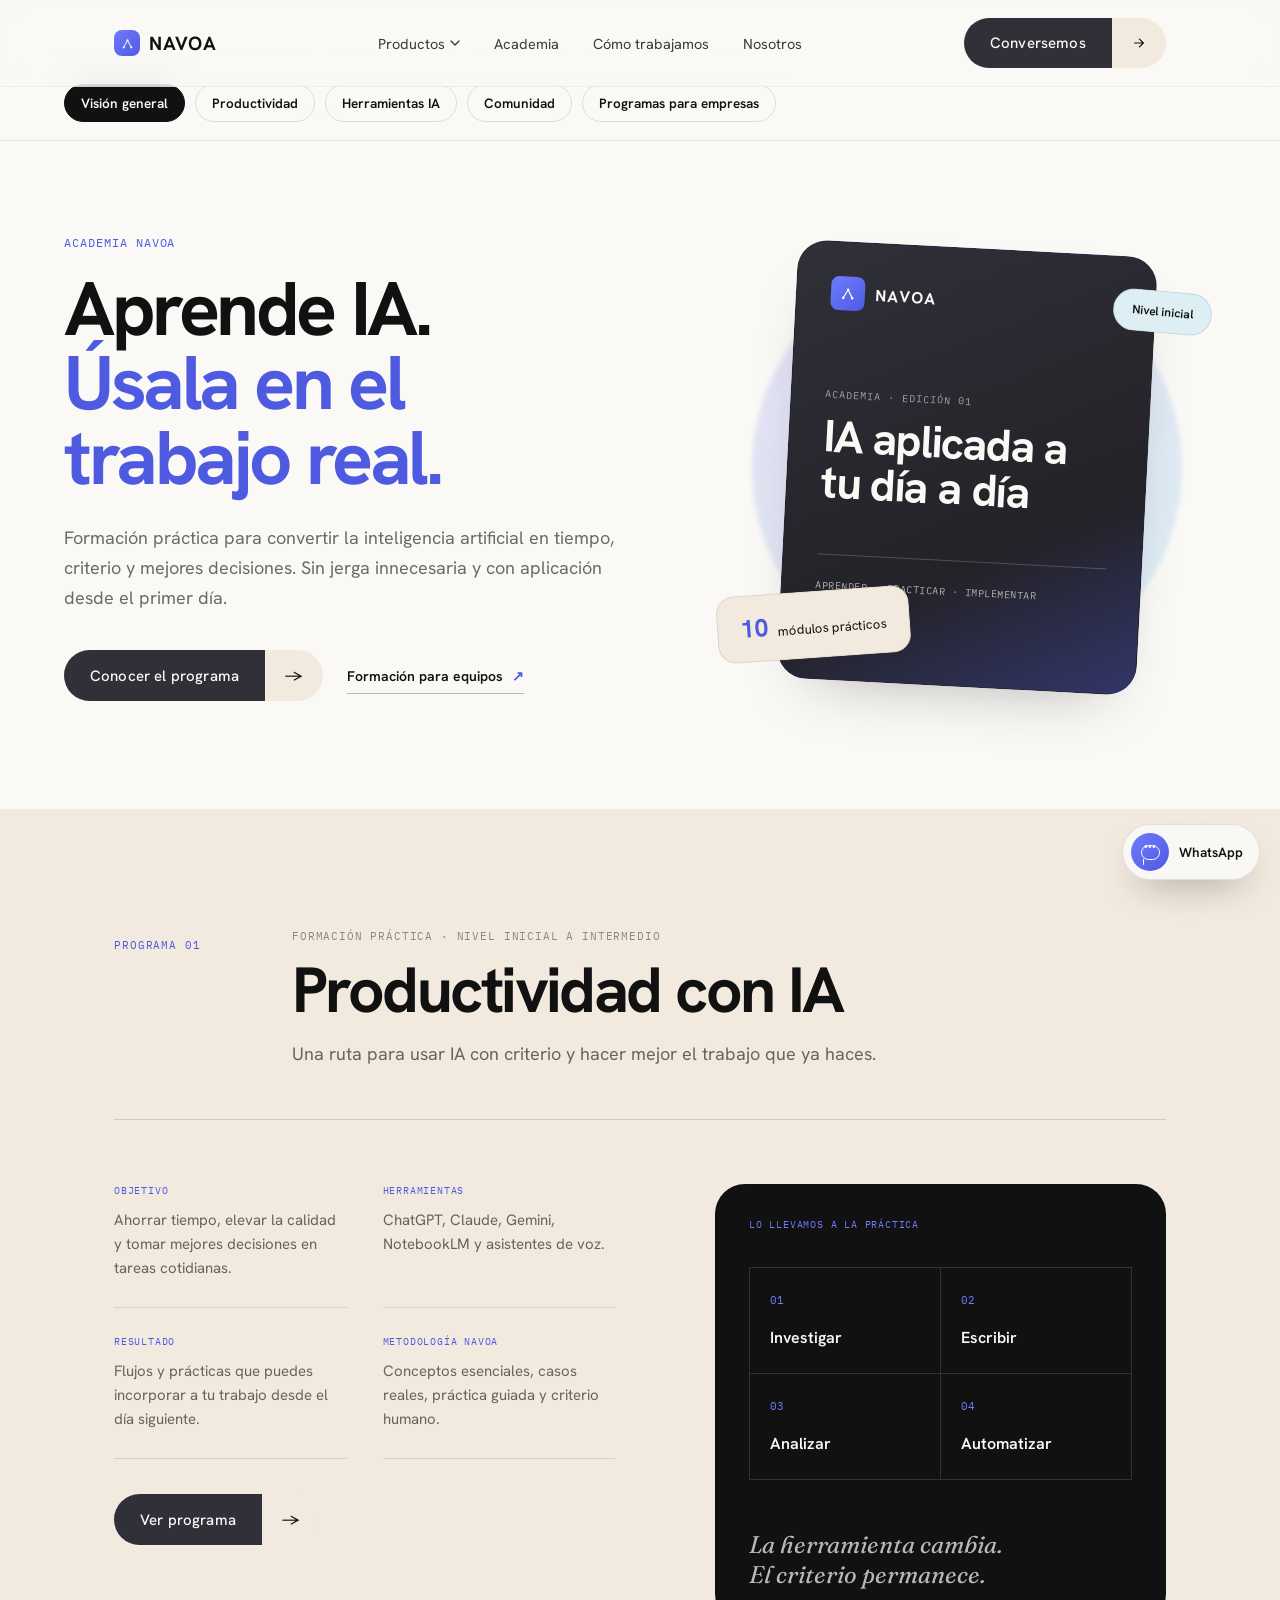
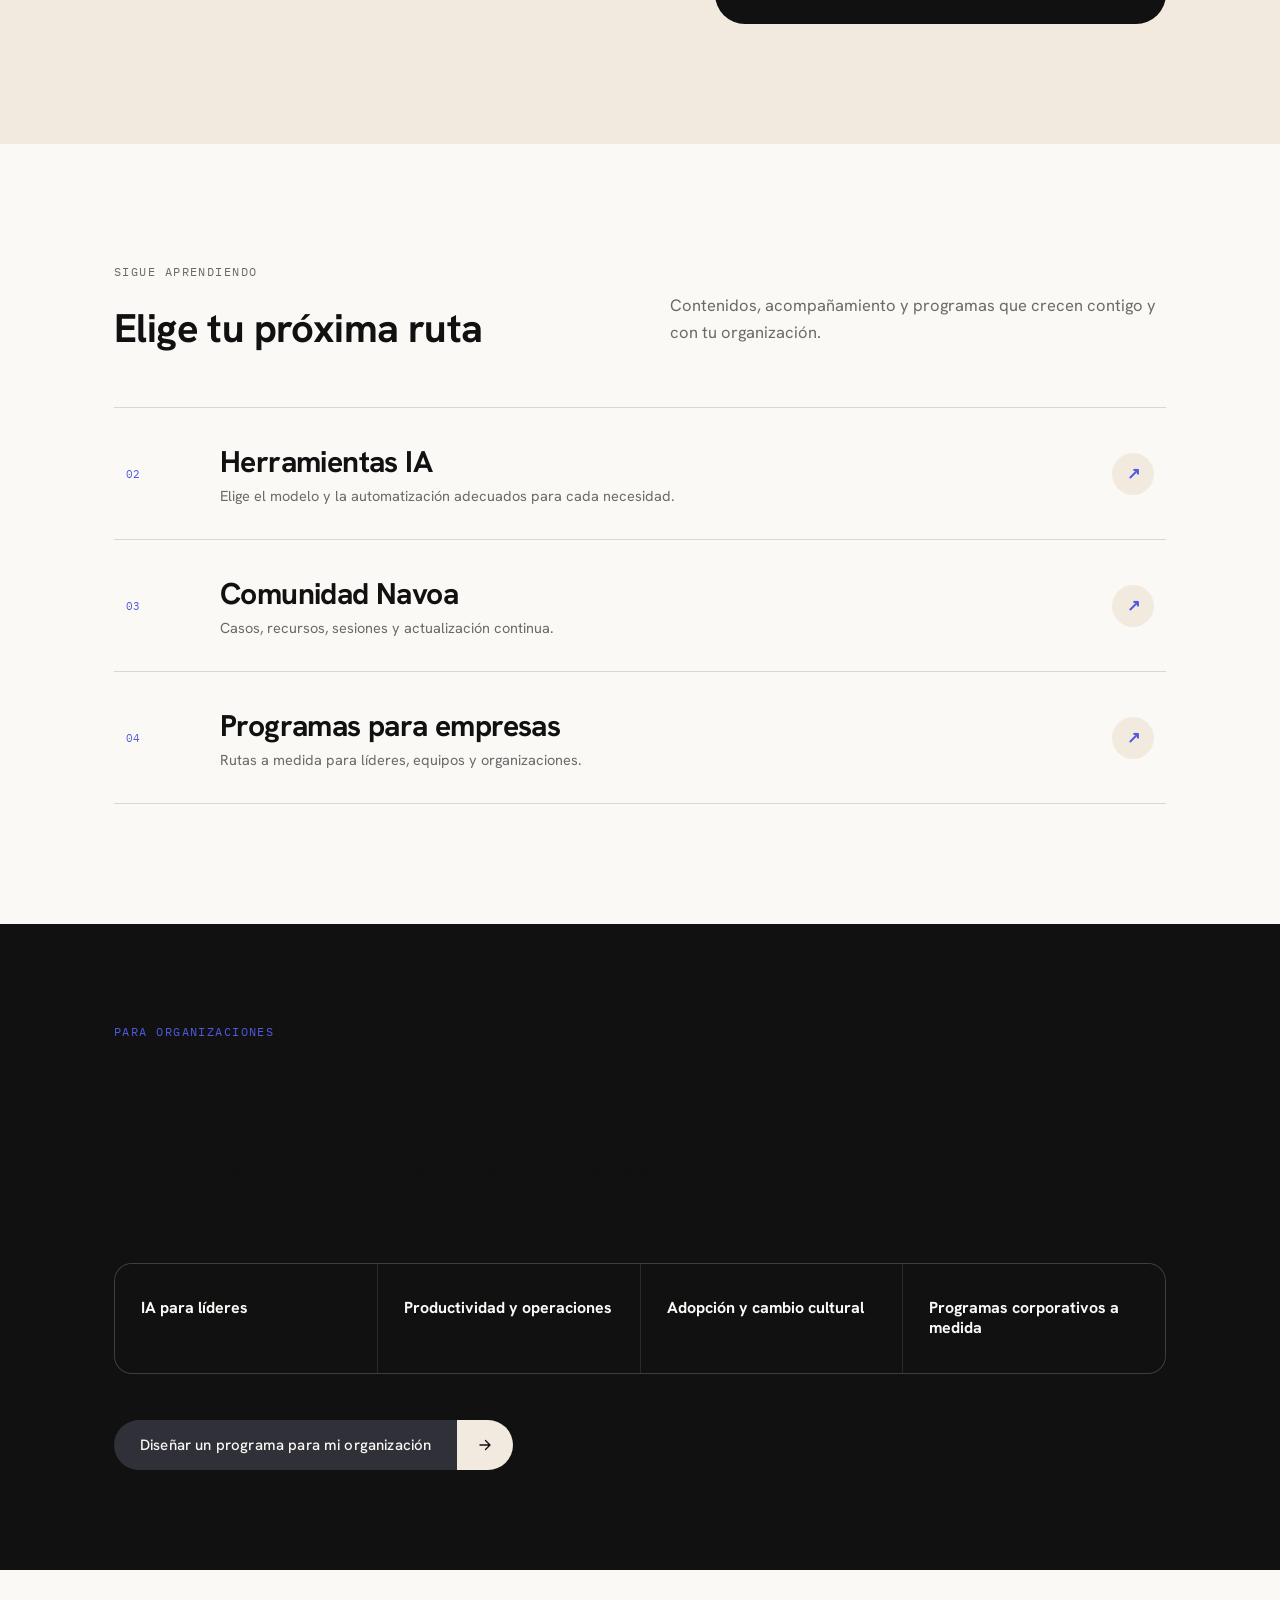
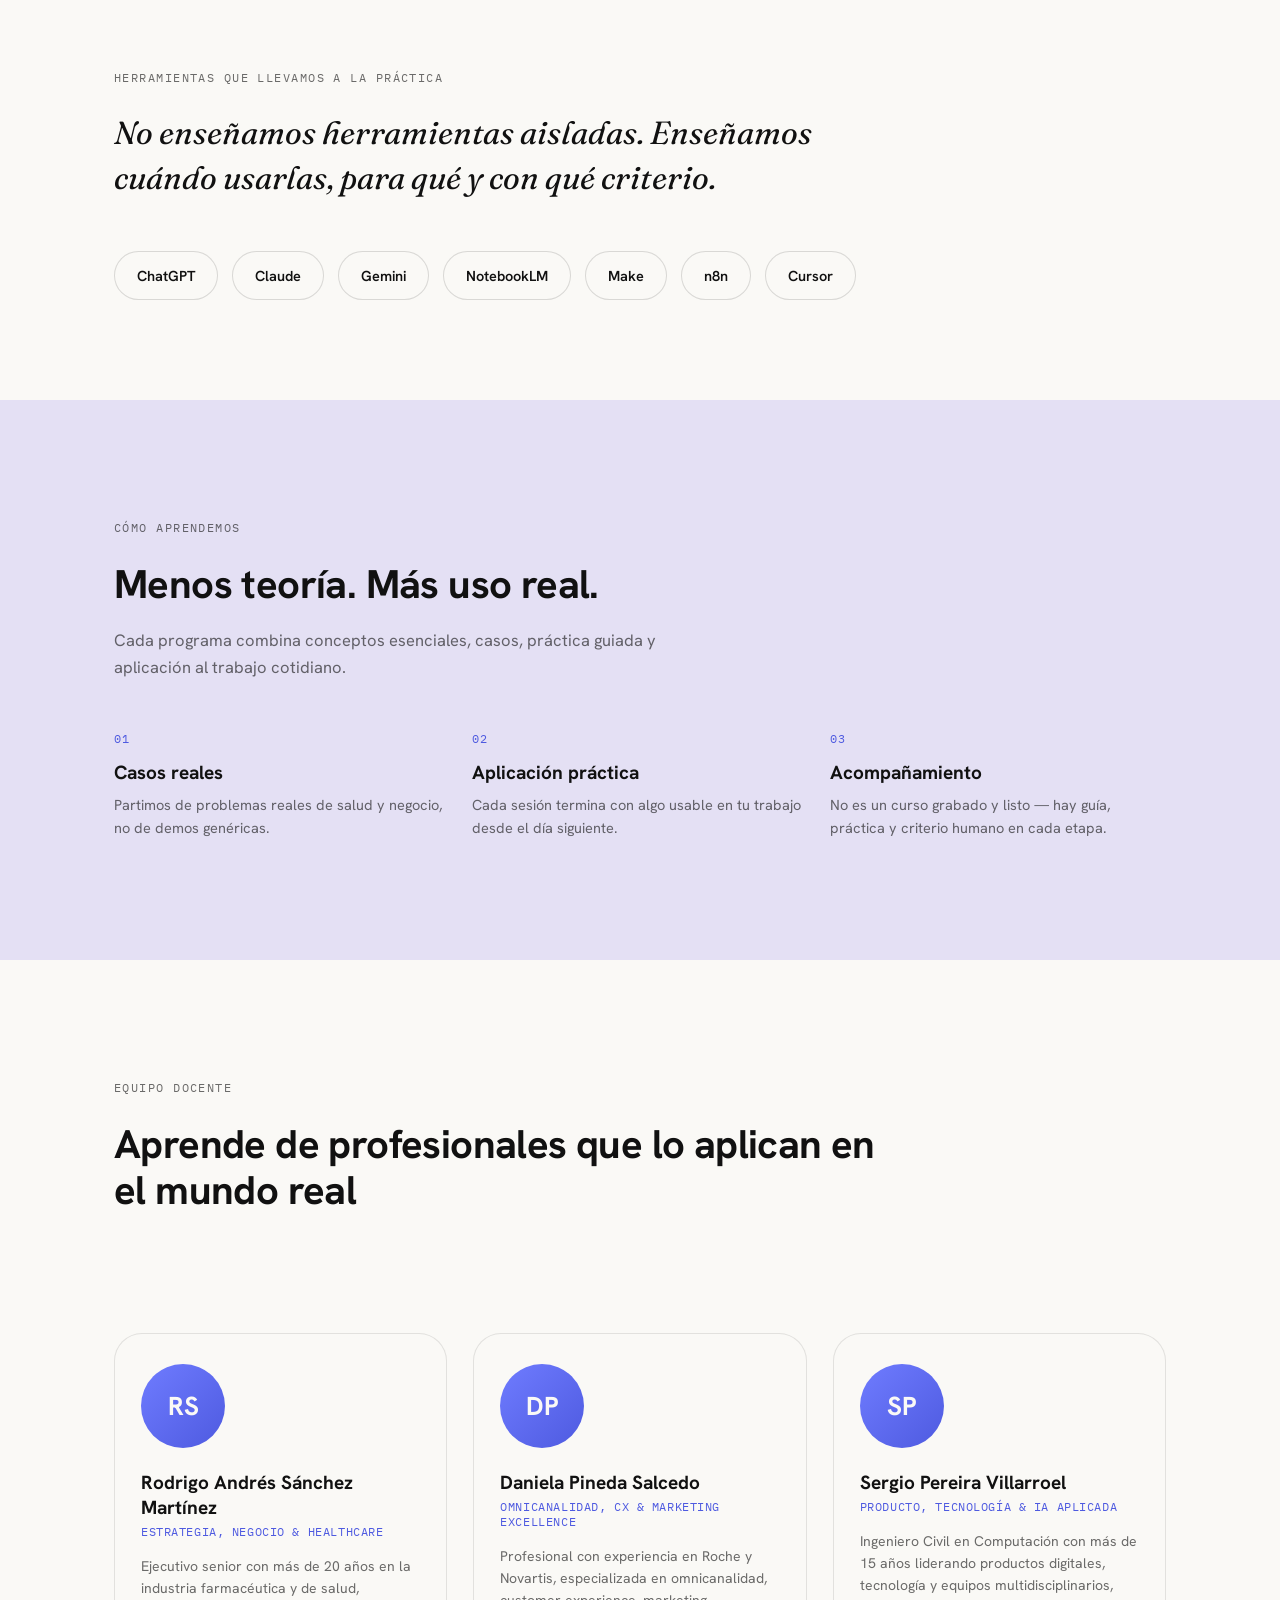
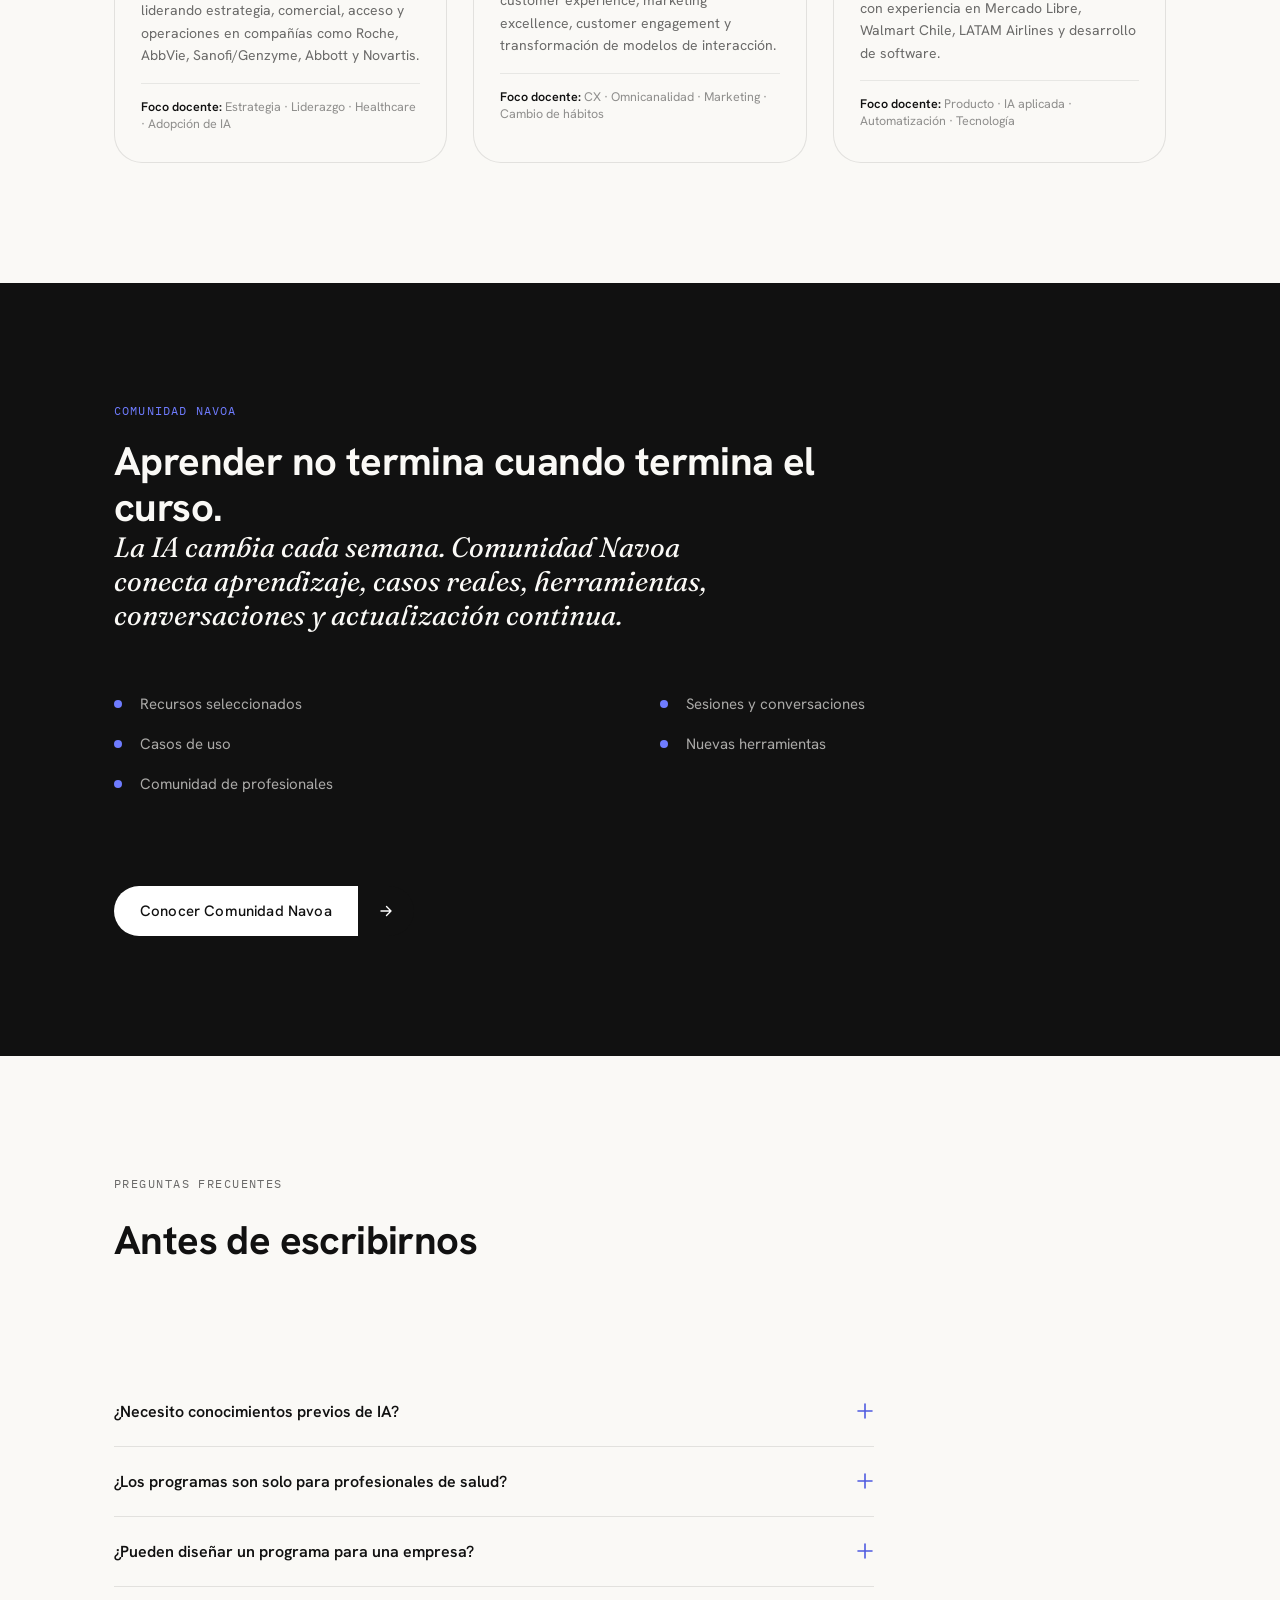
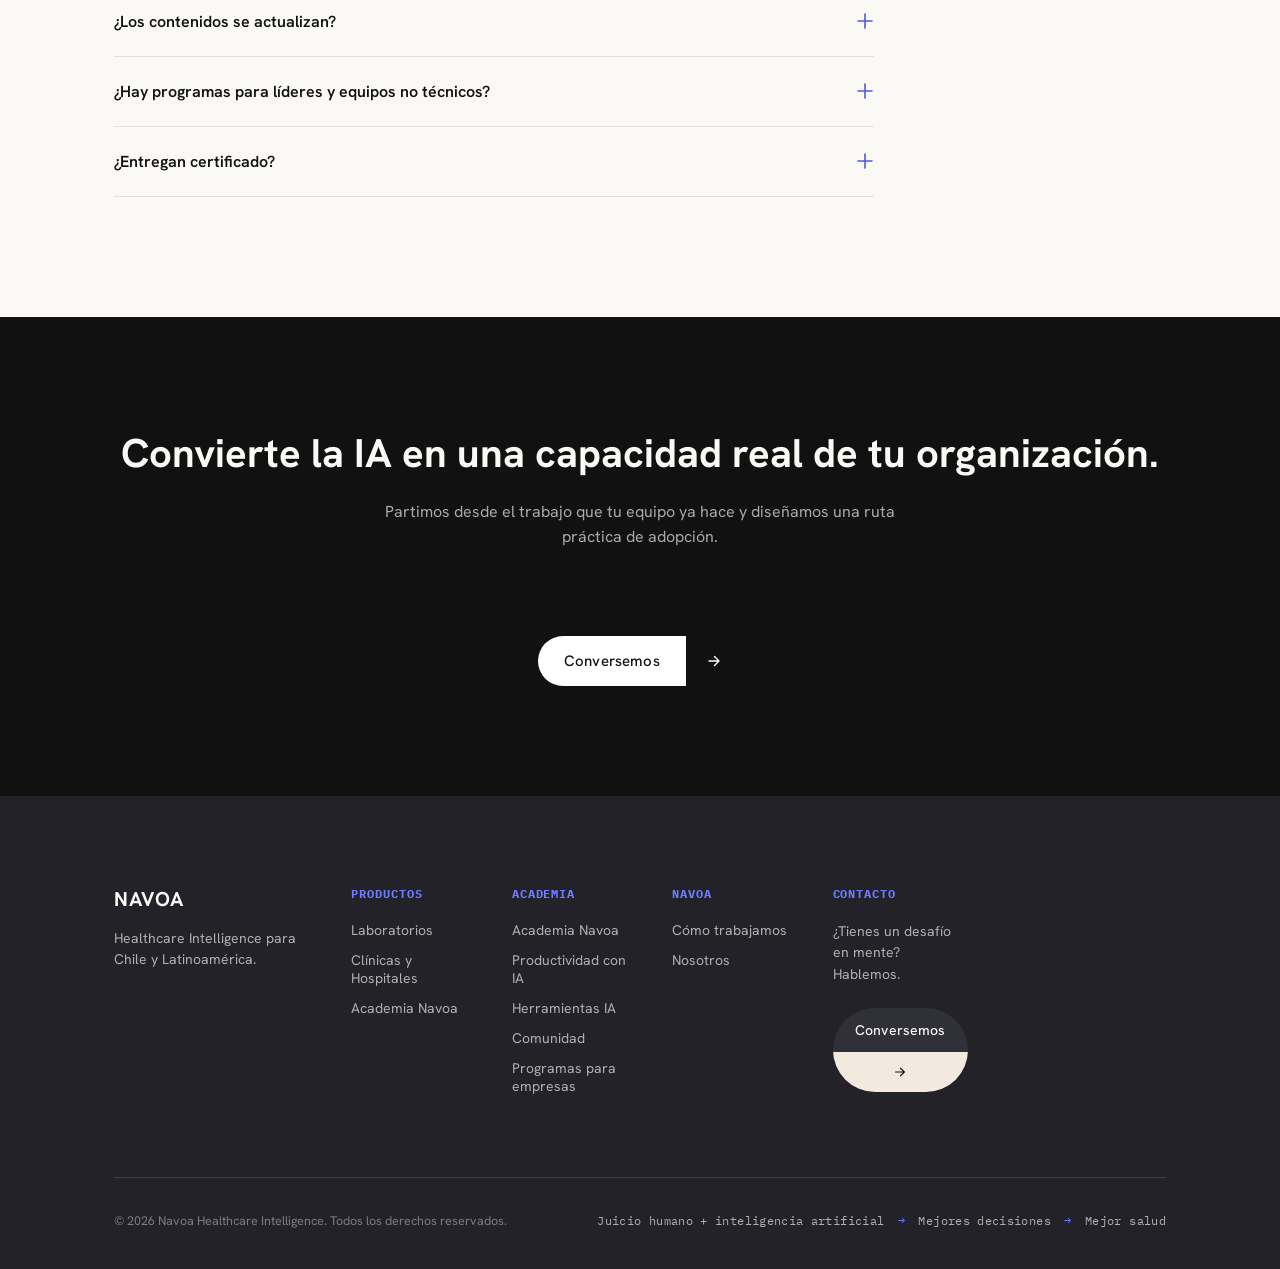
<file: academia.html>
<!DOCTYPE html>
<html lang="es-CL">
<head>
<meta charset="UTF-8">
<meta name="viewport" content="width=device-width, initial-scale=1.0">
<title>Academia Navoa — Formación práctica de IA para Healthcare</title>
<meta name="description" content="Aprende IA. Aplícala. Transforma cómo trabajas. Formación práctica para profesionales y organizaciones de salud que quieren convertir la IA en productividad y mejores decisiones.">

<link rel="preconnect" href="https://fonts.googleapis.com">
<link rel="preconnect" href="https://fonts.gstatic.com" crossorigin>
<link href="https://fonts.googleapis.com/css2?family=Fraunces:ital,opsz,wght@0,9..144,300;0,9..144,400;0,9..144,500;0,9..144,700;1,9..144,300;1,9..144,400;1,9..144,500&family=IBM+Plex+Mono:wght@400;500&display=swap" rel="stylesheet">
<link href="https://fonts.googleapis.com/css2?family=Hanken+Grotesk:wght@400;500;600;700&display=swap" rel="stylesheet">

<link rel="stylesheet" href="styles.css">
<script>if('IntersectionObserver' in window){document.documentElement.classList.add('js');}</script>
</head>
<body>

<header class="nav" id="nav">
  <div class="nav-inner">
    <a href="index.html" class="logo"><span class="logo__mark" aria-hidden="true"><svg viewBox="0 0 24 24" width="15" height="15" fill="none"><path d="M6 18L12 7L18 18" stroke="currentColor" stroke-width="1.6" stroke-linecap="round" stroke-linejoin="round"/><circle cx="6" cy="18" r="1.8" fill="currentColor"/><circle cx="12" cy="7" r="1.8" fill="currentColor"/><circle cx="18" cy="18" r="1.8" fill="currentColor"/></svg></span>NAVOA</a>
    <nav class="nav-links" id="navLinks">
      <div class="nav-item" id="productsNavItem">
        <a href="#" id="productsNavToggle" aria-haspopup="true" aria-expanded="false">Productos <svg class="nav-caret" width="10" height="6" viewBox="0 0 10 6" fill="none"><path d="M1 1L5 5L9 1" stroke="currentColor" stroke-width="1.4" stroke-linecap="round" stroke-linejoin="round"/></svg></a>
        <div class="nav-dropdown">
          <a href="laboratorios.html"><strong>Laboratorios</strong><span>Pharma · Diagnóstico · Dispositivos · Distribuidores</span></a>
          <a href="clinicas-hospitales.html"><strong>Clínicas y Hospitales</strong><span>Patient journey, agenda y coordinación clínica</span></a>
          <a href="academia.html"><strong>Academia Navoa</strong><span>Adopción segura de IA para equipos de salud</span></a>
        </div>
      </div>
      <a href="academia.html">Academia</a>
      <a href="index.html#impacto">Cómo trabajamos</a>
      <a href="index.html#nosotros">Nosotros</a>
    </nav>
    <a href="https://wa.me/56942475886" class="btn-split btn-split--nav" target="_blank" rel="noopener noreferrer">
      <span class="btn-split__left">Conversemos</span>
      <span class="btn-split__right" aria-hidden="true">
        <svg width="14" height="14" viewBox="0 0 16 16" fill="none"><path d="M3 8H13M13 8L8.5 3.5M13 8L8.5 12.5" stroke="currentColor" stroke-width="1.4" stroke-linecap="round" stroke-linejoin="round"/></svg>
      </span>
    </a>
    <button class="nav-toggle" id="navToggle" aria-label="Abrir menú" aria-expanded="false"><span></span><span></span><span></span></button>
  </div>
</header>

<!-- Subnav interna de Academia -->
<nav class="academia-subnav" aria-label="Navegación de Academia">
  <div class="academia-subnav__inner">
    <a href="academia.html" class="is-active">Visión general</a>
    <a href="academia-productividad.html">Productividad</a>
    <a href="academia-herramientas.html">Herramientas IA</a>
    <a href="academia-comunidad.html">Comunidad</a>
    <a href="academia-empresas.html">Programas para empresas</a>
  </div>
</nav>

<main>

<!-- HERO ACADEMIA -->
<section class="academy-hero">
  <div class="academy-hero__inner">
    <div class="academy-hero__copy">
      <span class="academy-kicker reveal">Academia Navoa</span>
      <h1 class="reveal">Aprende IA.<br><span>Úsala en el trabajo real.</span></h1>
      <p class="reveal">Formación práctica para convertir la inteligencia artificial en tiempo, criterio y mejores decisiones. Sin jerga innecesaria y con aplicación desde el primer día.</p>
      <div class="academy-hero__actions reveal">
        <a href="#curso-destacado" class="btn-split btn-split--hero"><span class="btn-split__left">Conocer el programa</span><span class="btn-split__right" aria-hidden="true">→</span></a>
        <a href="academia-empresas.html" class="academy-text-link">Formación para equipos <span aria-hidden="true">↗</span></a>
      </div>
    </div>
    <div class="academy-hero__visual reveal" aria-hidden="true">
      <div class="academy-visual__glow"></div>
      <div class="academy-visual__card academy-visual__card--main">
        <div class="academy-visual__brand"><span class="logo__mark"><svg viewBox="0 0 24 24" width="18" height="18" fill="none"><path d="M6 18L12 7L18 18" stroke="currentColor" stroke-width="1.6" stroke-linecap="round" stroke-linejoin="round"/><circle cx="6" cy="18" r="1.8" fill="currentColor"/><circle cx="12" cy="7" r="1.8" fill="currentColor"/><circle cx="18" cy="18" r="1.8" fill="currentColor"/></svg></span><strong>NAVOA</strong></div>
        <span class="academy-visual__edition">Academia · Edición 01</span><p>IA aplicada a<br>tu día a día</p><div class="academy-visual__line"></div><small>Aprender · Practicar · Implementar</small>
      </div>
      <div class="academy-visual__card academy-visual__card--note"><span>10</span> módulos prácticos</div>
      <div class="academy-visual__card academy-visual__card--chip">Nivel inicial</div>
    </div>
  </div>
</section>

<!-- CURSO DESTACADO -->
<section class="academy-course" id="curso-destacado"><div class="section-inner">
  <div class="academy-course__head reveal"><span class="academy-course__number">Programa 01</span><div><p class="academy-course__type">Formación práctica · Nivel inicial a intermedio</p><h2>Productividad con IA</h2><p class="academy-course__lead">Una ruta para usar IA con criterio y hacer mejor el trabajo que ya haces.</p></div></div>
  <div class="academy-course__body">
    <div class="academy-course__facts reveal">
      <article><span>Objetivo</span><p>Ahorrar tiempo, elevar la calidad y tomar mejores decisiones en tareas cotidianas.</p></article>
      <article><span>Herramientas</span><p>ChatGPT, Claude, Gemini, NotebookLM y asistentes de voz.</p></article>
      <article><span>Resultado</span><p>Flujos y prácticas que puedes incorporar a tu trabajo desde el día siguiente.</p></article>
      <article><span>Metodología Navoa</span><p>Conceptos esenciales, casos reales, práctica guiada y criterio humano.</p></article>
      <a href="academia-productividad.html" class="btn-split"><span class="btn-split__left">Ver programa</span><span class="btn-split__right" aria-hidden="true">→</span></a>
    </div>
    <div class="academy-course__map reveal" aria-label="Áreas de aprendizaje del programa"><span class="academy-course__map-label">Lo llevamos a la práctica</span><div class="academy-course__map-grid"><div><b>01</b><span>Investigar</span></div><div><b>02</b><span>Escribir</span></div><div><b>03</b><span>Analizar</span></div><div><b>04</b><span>Automatizar</span></div></div><p>La herramienta cambia.<br>El criterio permanece.</p></div>
  </div>
</div></section>

<!-- OTROS CAMINOS -->
<section class="academy-paths" id="caminos"><div class="section-inner">
  <div class="academy-paths__head"><div><p class="eyebrow eyebrow--dark reveal">Sigue aprendiendo</p><h2 class="section-title reveal">Elige tu próxima ruta</h2></div><p class="section-lead reveal">Contenidos, acompañamiento y programas que crecen contigo y con tu organización.</p></div>
  <div class="academy-paths__grid">
    <a href="academia-herramientas.html" class="academy-path reveal"><span>02</span><div><h3>Herramientas IA</h3><p>Elige el modelo y la automatización adecuados para cada necesidad.</p></div><b aria-hidden="true">↗</b></a>
    <a href="academia-comunidad.html" class="academy-path reveal"><span>03</span><div><h3>Comunidad Navoa</h3><p>Casos, recursos, sesiones y actualización continua.</p></div><b aria-hidden="true">↗</b></a>
    <a href="academia-empresas.html" class="academy-path academy-path--accent reveal"><span>04</span><div><h3>Programas para empresas</h3><p>Rutas a medida para líderes, equipos y organizaciones.</p></div><b aria-hidden="true">↗</b></a>
  </div>
</div></section>

<!-- BLOQUE 2 — IA para líderes y organizaciones -->
<section class="capability-band">
  <div class="section-inner">
    <p class="eyebrow reveal">Para organizaciones</p>
    <h2 class="section-title reveal">IA para líderes y organizaciones de salud</h2>
    <p class="section-lead reveal">La adopción no ocurre por instalar herramientas. Ocurre cuando los equipos entienden dónde usar IA, cómo gobernarla y cómo integrarla en su trabajo.</p>
    <div class="module-grid">
      <div class="module-card reveal"><h3>IA para líderes</h3></div>
      <div class="module-card reveal"><h3>Productividad y operaciones</h3></div>
      <div class="module-card reveal"><h3>Adopción y cambio cultural</h3></div>
      <div class="module-card reveal"><h3>Programas corporativos a medida</h3></div>
    </div>
    <div class="reveal" style="margin-top:46px;">
      <a href="index.html#cta" class="btn-split btn-split--hero">
        <span class="btn-split__left">Diseñar un programa para mi organización</span>
        <span class="btn-split__right" aria-hidden="true"><svg width="16" height="16" viewBox="0 0 16 16" fill="none"><path d="M3 8H13M13 8L8.5 3.5M13 8L8.5 12.5" stroke="currentColor" stroke-width="1.4" stroke-linecap="round" stroke-linejoin="round"/></svg></span>
      </a>
    </div>
  </div>
</section>

<!-- BLOQUE 3 — Herramientas que llevamos a la práctica -->
<section class="product-diff">
  <div class="section-inner">
    <p class="eyebrow eyebrow--dark reveal">Herramientas que llevamos a la práctica</p>
    <p class="product-diff__quote reveal">No enseñamos herramientas aisladas. Enseñamos cuándo usarlas, para qué y con qué criterio.</p>
    <div class="tool-chip-row reveal">
      <span class="tool-chip">ChatGPT</span>
      <span class="tool-chip">Claude</span>
      <span class="tool-chip">Gemini</span>
      <span class="tool-chip">NotebookLM</span>
      <span class="tool-chip">Make</span>
      <span class="tool-chip">n8n</span>
      <span class="tool-chip">Cursor</span>
    </div>
  </div>
</section>

<!-- BLOQUE 4 — Cómo aprendemos -->
<section class="ecosystem">
  <div class="section-inner">
    <p class="eyebrow eyebrow--dark reveal">Cómo aprendemos</p>
    <h2 class="section-title reveal">Menos teoría. Más uso real.</h2>
    <p class="section-lead reveal">Cada programa combina conceptos esenciales, casos, práctica guiada y aplicación al trabajo cotidiano.</p>
    <div class="principle-row">
      <div class="principle-card reveal">
        <span class="principle-card__num">01</span>
        <h3>Casos reales</h3>
        <p>Partimos de problemas reales de salud y negocio, no de demos genéricas.</p>
      </div>
      <div class="principle-card reveal">
        <span class="principle-card__num">02</span>
        <h3>Aplicación práctica</h3>
        <p>Cada sesión termina con algo usable en tu trabajo desde el día siguiente.</p>
      </div>
      <div class="principle-card reveal">
        <span class="principle-card__num">03</span>
        <h3>Acompañamiento</h3>
        <p>No es un curso grabado y listo — hay guía, práctica y criterio humano en cada etapa.</p>
      </div>
    </div>
  </div>
</section>

<!-- BLOQUE 5 — Equipo -->
<section class="products" style="padding-bottom:120px;">
  <div class="products-head">
    <p class="eyebrow eyebrow--dark reveal">Equipo docente</p>
    <h2 class="section-title reveal">Aprende de profesionales que lo aplican en el mundo real</h2>
  </div>
  <div class="section-inner">
    <!-- NOTA PARA SERGIO: los tres avatares usan iniciales sobre gradiente periwinkle como
         placeholder — no hay fotos limpias 1:1 disponibles todavía (solo capturas de LinkedIn,
         que el brief pide no usar). Reemplazar .team-card__avatar por <img> cuando se entreguen
         fotos de perfil editoriales antes de deploy. -->
    <div class="team-grid">
      <div class="team-card reveal">
        <div class="team-card__avatar" aria-hidden="true">RS</div>
        <h3>Rodrigo Andrés Sánchez Martínez</h3>
        <span class="team-card__role">Estrategia, Negocio &amp; Healthcare</span>
        <p class="team-card__bio">Ejecutivo senior con más de 20 años en la industria farmacéutica y de salud, liderando estrategia, comercial, acceso y operaciones en compañías como Roche, AbbVie, Sanofi/Genzyme, Abbott y Novartis.</p>
        <div class="team-card__focus"><strong>Foco docente:</strong> Estrategia · Liderazgo · Healthcare · Adopción de IA</div>
      </div>
      <div class="team-card reveal">
        <div class="team-card__avatar" aria-hidden="true">DP</div>
        <h3>Daniela Pineda Salcedo</h3>
        <span class="team-card__role">Omnicanalidad, CX &amp; Marketing Excellence</span>
        <p class="team-card__bio">Profesional con experiencia en Roche y Novartis, especializada en omnicanalidad, customer experience, marketing excellence, customer engagement y transformación de modelos de interacción.</p>
        <div class="team-card__focus"><strong>Foco docente:</strong> CX · Omnicanalidad · Marketing · Cambio de hábitos</div>
      </div>
      <div class="team-card reveal">
        <div class="team-card__avatar" aria-hidden="true">SP</div>
        <h3>Sergio Pereira Villarroel</h3>
        <span class="team-card__role">Producto, Tecnología &amp; IA Aplicada</span>
        <p class="team-card__bio">Ingeniero Civil en Computación con más de 15 años liderando productos digitales, tecnología y equipos multidisciplinarios, con experiencia en Mercado Libre, Walmart Chile, LATAM Airlines y desarrollo de software.</p>
        <div class="team-card__focus"><strong>Foco docente:</strong> Producto · IA aplicada · Automatización · Tecnología</div>
      </div>
    </div>
  </div>
</section>

<!-- BLOQUE 6 — Comunidad -->
<section class="decision-demo">
  <div class="section-inner">
    <span class="decision-demo__label reveal">Comunidad Navoa</span>
    <h2 class="section-title reveal" style="color:var(--on-dark);">Aprender no termina cuando termina el curso.</h2>
    <p class="decision-demo__scenario reveal" style="max-width:640px;">La IA cambia cada semana. Comunidad Navoa conecta aprendizaje, casos reales, herramientas, conversaciones y actualización continua.</p>
    <ul class="benefit-list reveal">
      <li>Recursos seleccionados</li>
      <li>Sesiones y conversaciones</li>
      <li>Casos de uso</li>
      <li>Nuevas herramientas</li>
      <li>Comunidad de profesionales</li>
    </ul>
    <div class="reveal" style="margin-top:44px;">
      <a href="academia-comunidad.html" class="btn-split btn-split--cta">
        <span class="btn-split__left">Conocer Comunidad Navoa</span>
        <span class="btn-split__right" aria-hidden="true"><svg width="16" height="16" viewBox="0 0 16 16" fill="none"><path d="M3 8H13M13 8L8.5 3.5M13 8L8.5 12.5" stroke="currentColor" stroke-width="1.4" stroke-linecap="round" stroke-linejoin="round"/></svg></span>
      </a>
    </div>
  </div>
</section>

<!-- BLOQUE 7 — FAQ -->
<section class="products" style="padding-bottom:120px;">
  <div class="products-head">
    <p class="eyebrow eyebrow--dark reveal">Preguntas frecuentes</p>
    <h2 class="section-title reveal">Antes de escribirnos</h2>
  </div>
  <div class="section-inner">
    <div class="faq-list">
      <div class="faq-item">
        <button class="faq-item__q" aria-expanded="false">¿Necesito conocimientos previos de IA?
          <svg width="18" height="18" viewBox="0 0 18 18" fill="none"><path d="M9 2V16M2 9H16" stroke="currentColor" stroke-width="1.6" stroke-linecap="round"/></svg>
        </button>
        <div class="faq-item__a"><p>No. Los programas de Productividad parten desde cero y avanzan de forma progresiva. Los programas más técnicos indican su nivel con claridad antes de inscribirte.</p></div>
      </div>
      <div class="faq-item">
        <button class="faq-item__q" aria-expanded="false">¿Los programas son solo para profesionales de salud?
          <svg width="18" height="18" viewBox="0 0 18 18" fill="none"><path d="M9 2V16M2 9H16" stroke="currentColor" stroke-width="1.6" stroke-linecap="round"/></svg>
        </button>
        <div class="faq-item__a"><p>No. Nacen de nuestra experiencia en salud y Pharma, pero los principios de productividad y adopción de IA aplican a cualquier organización. Los programas corporativos se adaptan al sector de cada cliente.</p></div>
      </div>
      <div class="faq-item">
        <button class="faq-item__q" aria-expanded="false">¿Pueden diseñar un programa para una empresa?
          <svg width="18" height="18" viewBox="0 0 18 18" fill="none"><path d="M9 2V16M2 9H16" stroke="currentColor" stroke-width="1.6" stroke-linecap="round"/></svg>
        </button>
        <div class="faq-item__a"><p>Sí — es una de nuestras líneas centrales. Ver <a href="academia-empresas.html" style="text-decoration:underline;">Programas para empresas</a> o conversemos directamente sobre tu caso.</p></div>
      </div>
      <div class="faq-item">
        <button class="faq-item__q" aria-expanded="false">¿Los contenidos se actualizan?
          <svg width="18" height="18" viewBox="0 0 18 18" fill="none"><path d="M9 2V16M2 9H16" stroke="currentColor" stroke-width="1.6" stroke-linecap="round"/></svg>
        </button>
        <div class="faq-item__a"><p>Sí. Las herramientas de IA cambian constantemente y revisamos el contenido para que siga siendo relevante. <!-- DATO A VALIDAR: frecuencia exacta de actualización --></p></div>
      </div>
      <div class="faq-item">
        <button class="faq-item__q" aria-expanded="false">¿Hay programas para líderes y equipos no técnicos?
          <svg width="18" height="18" viewBox="0 0 18 18" fill="none"><path d="M9 2V16M2 9H16" stroke="currentColor" stroke-width="1.6" stroke-linecap="round"/></svg>
        </button>
        <div class="faq-item__a"><p>Sí. El track "IA para líderes" está diseñado específicamente para gerencia y direcciones funcionales, sin requisitos técnicos previos.</p></div>
      </div>
      <div class="faq-item">
        <button class="faq-item__q" aria-expanded="false">¿Entregan certificado?
          <svg width="18" height="18" viewBox="0 0 18 18" fill="none"><path d="M9 2V16M2 9H16" stroke="currentColor" stroke-width="1.6" stroke-linecap="round"/></svg>
        </button>
        <div class="faq-item__a"><p><!-- DATO A VALIDAR: definir si habrá certificación formal antes de publicar esta respuesta --> Conversemos sobre el formato de certificación según el programa.</p></div>
      </div>
    </div>
  </div>
</section>

<!-- CTA FINAL -->
<section class="product-cta">
  <div class="section-inner">
    <h2 class="reveal">Convierte la IA en una capacidad real de tu organización.</h2>
    <p class="reveal" style="color:var(--on-dark-soft); max-width:560px; margin:-20px auto 40px; font-size:16px; line-height:1.6;">Partimos desde el trabajo que tu equipo ya hace y diseñamos una ruta práctica de adopción.</p>
    <a href="https://wa.me/56942475886" class="btn-split btn-split--cta reveal" target="_blank" rel="noopener noreferrer">
      <span class="btn-split__left">Conversemos</span>
      <span class="btn-split__right" aria-hidden="true"><svg width="16" height="16" viewBox="0 0 16 16" fill="none"><path d="M3 8H13M13 8L8.5 3.5M13 8L8.5 12.5" stroke="currentColor" stroke-width="1.4" stroke-linecap="round" stroke-linejoin="round"/></svg></span>
    </a>
  </div>
</section>

</main>

<footer class="footer">
  <div class="footer-inner">
    <div class="footer-top">
      <div class="footer-brand">
        <span class="logo logo--footer">NAVOA</span>
        <p>Healthcare Intelligence para Chile y Latinoamérica.</p>
      </div>
      <div class="footer-col">
        <h4>Productos</h4>
        <a href="laboratorios.html">Laboratorios</a>
        <a href="clinicas-hospitales.html">Clínicas y Hospitales</a>
        <a href="academia.html">Academia Navoa</a>
      </div>
      <div class="footer-col">
        <h4>Academia</h4>
        <a href="academia.html">Academia Navoa</a>
        <a href="academia-productividad.html">Productividad con IA</a>
        <a href="academia-herramientas.html">Herramientas IA</a>
        <a href="academia-comunidad.html">Comunidad</a>
        <a href="academia-empresas.html">Programas para empresas</a>
      </div>
      <div class="footer-col">
        <h4>Navoa</h4>
        <a href="index.html#impacto">Cómo trabajamos</a>
        <a href="index.html#nosotros">Nosotros</a>
      </div>
      <div class="footer-col footer-col--contact">
        <h4>Contacto</h4>
        <p>¿Tienes un desafío en mente?<br>Hablemos.</p>
        <a href="https://wa.me/56942475886" class="btn-split btn-split--footer" target="_blank" rel="noopener noreferrer">
          <span class="btn-split__left">Conversemos</span>
          <span class="btn-split__right" aria-hidden="true"><svg width="14" height="14" viewBox="0 0 16 16" fill="none"><path d="M3 8H13M13 8L8.5 3.5M13 8L8.5 12.5" stroke="currentColor" stroke-width="1.4" stroke-linecap="round" stroke-linejoin="round"/></svg></span>
        </a>
      </div>
    </div>
    <div class="footer-bottom">
      <p class="footer-legal">© 2026 Navoa Healthcare Intelligence. Todos los derechos reservados.</p>
      <p class="footer-loop">Juicio humano + inteligencia artificial <span>→</span> Mejores decisiones <span>→</span> Mejor salud</p>
    </div>
  </div>
</footer>

<a class="whatsapp-float" href="https://wa.me/56942475886" target="_blank" rel="noopener noreferrer" aria-label="Contactar por WhatsApp">
  <span class="whatsapp-float__icon" aria-hidden="true"><span class="whatsapp-float__bubble"></span></span>
  <span class="whatsapp-float__label">WhatsApp</span>
</a>

<script src="script.js"></script>
</body>
</html>
</file>
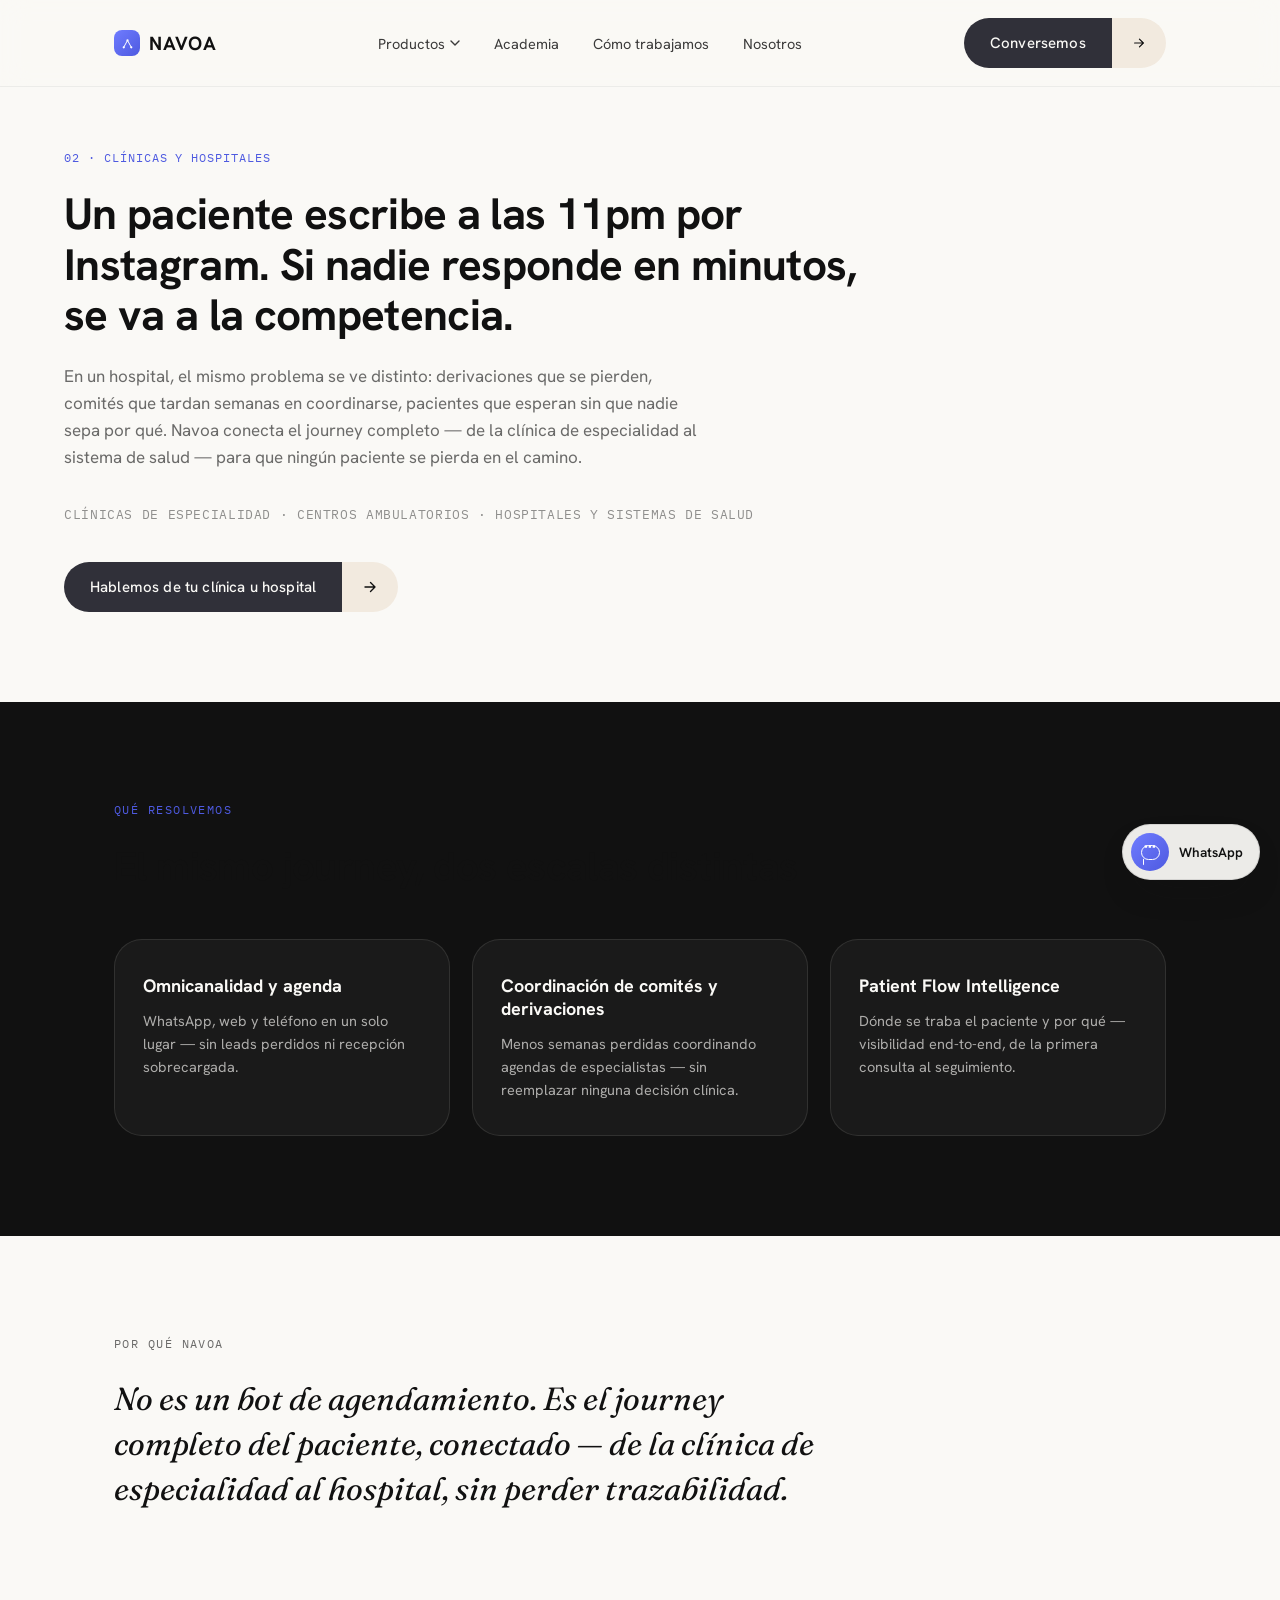
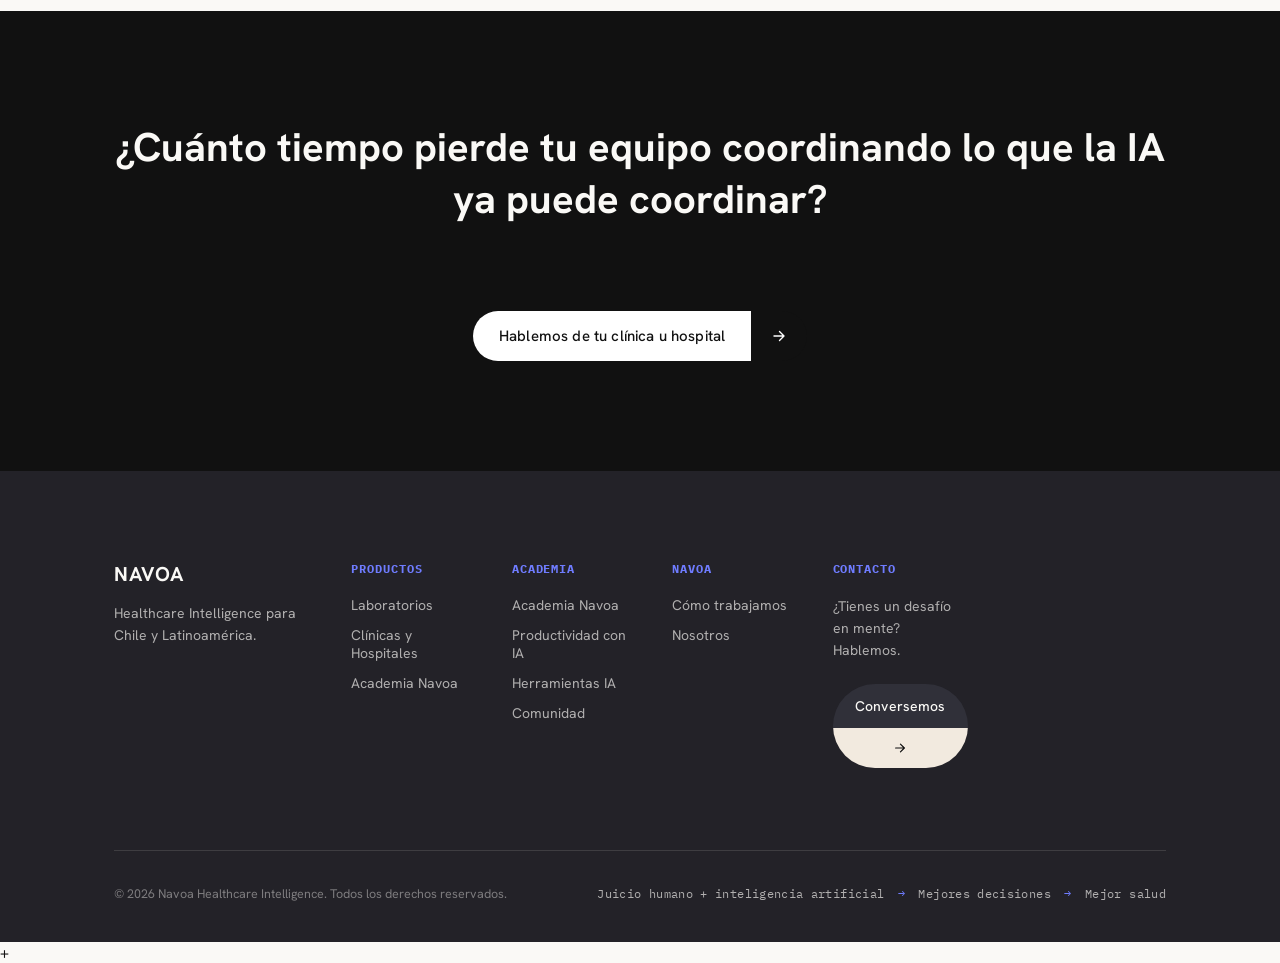
<file: clinicas-hospitales.html>
<!DOCTYPE html>
<html lang="es-CL">
<head>
<meta charset="UTF-8">
<meta name="viewport" content="width=device-width, initial-scale=1.0">
<title>Clínicas y Hospitales — Navoa Healthcare Intelligence</title>
<meta name="description" content="Un paciente escribe a las 11pm. Si nadie responde, se va a la competencia. En un hospital, el mismo problema se ve distinto: derivaciones perdidas, comités que tardan semanas.">

<link rel="preconnect" href="https://fonts.googleapis.com">
<link rel="preconnect" href="https://fonts.gstatic.com" crossorigin>
<link href="https://fonts.googleapis.com/css2?family=Fraunces:ital,opsz,wght@0,9..144,300;0,9..144,400;0,9..144,500;0,9..144,700;1,9..144,300;1,9..144,400;1,9..144,500&family=IBM+Plex+Mono:wght@400;500&display=swap" rel="stylesheet">
<link href="https://fonts.googleapis.com/css2?family=Hanken+Grotesk:wght@400;500;600;700&display=swap" rel="stylesheet">

<link rel="stylesheet" href="styles.css">
<script>if('IntersectionObserver' in window){document.documentElement.classList.add('js');}</script>
</head>
<body>

<header class="nav" id="nav">
  <div class="nav-inner">
    <a href="index.html" class="logo"><span class="logo__mark" aria-hidden="true"><svg viewBox="0 0 24 24" width="15" height="15" fill="none"><path d="M6 18L12 7L18 18" stroke="currentColor" stroke-width="1.6" stroke-linecap="round" stroke-linejoin="round"/><circle cx="6" cy="18" r="1.8" fill="currentColor"/><circle cx="12" cy="7" r="1.8" fill="currentColor"/><circle cx="18" cy="18" r="1.8" fill="currentColor"/></svg></span>NAVOA</a>
    <nav class="nav-links" id="navLinks">
      <div class="nav-item" id="productsNavItem">
        <a href="#" id="productsNavToggle" aria-haspopup="true" aria-expanded="false">Productos <svg class="nav-caret" width="10" height="6" viewBox="0 0 10 6" fill="none"><path d="M1 1L5 5L9 1" stroke="currentColor" stroke-width="1.4" stroke-linecap="round" stroke-linejoin="round"/></svg></a>
        <div class="nav-dropdown">
          <a href="laboratorios.html"><strong>Laboratorios</strong><span>Pharma · Diagnóstico · Dispositivos · Distribuidores</span></a>
          <a href="clinicas-hospitales.html"><strong>Clínicas y Hospitales</strong><span>Patient journey, agenda y coordinación clínica</span></a>
          <a href="academia.html"><strong>Academia Navoa</strong><span>Adopción segura de IA para equipos de salud</span></a>
        </div>
      </div>
      <a href="academia.html">Academia</a>
      <a href="index.html#impacto">Cómo trabajamos</a>
      <a href="index.html#nosotros">Nosotros</a>
    </nav>
    <a href="https://wa.me/56942475886" class="btn-split btn-split--nav" target="_blank" rel="noopener noreferrer">
      <span class="btn-split__left">Conversemos</span>
      <span class="btn-split__right" aria-hidden="true">
        <svg width="14" height="14" viewBox="0 0 16 16" fill="none"><path d="M3 8H13M13 8L8.5 3.5M13 8L8.5 12.5" stroke="currentColor" stroke-width="1.4" stroke-linecap="round" stroke-linejoin="round"/></svg>
      </span>
    </a>
    <button class="nav-toggle" id="navToggle" aria-label="Abrir menú" aria-expanded="false"><span></span><span></span><span></span></button>
  </div>
</header>

<main>

<!-- HERO producto (claro) -->
<section class="product-hero">
  <div class="product-hero__inner">
    <span class="product-hero__tag reveal">02 · Clínicas y Hospitales</span>
    <h1 class="reveal">Un paciente escribe a las 11pm por Instagram. Si nadie responde en minutos, se va a la competencia.</h1>
    <p class="product-hero__pain2 reveal">En un hospital, el mismo problema se ve distinto: derivaciones que se pierden, comités que tardan semanas en coordinarse, pacientes que esperan sin que nadie sepa por qué. Navoa conecta el journey completo — de la clínica de especialidad al sistema de salud — para que ningún paciente se pierda en el camino.</p>
    <p class="product-hero__meta reveal">Clínicas de especialidad · Centros ambulatorios · Hospitales y Sistemas de Salud</p>
    <div class="reveal" style="margin-top:40px;">
      <a href="index.html#cta" class="btn-split btn-split--hero">
        <span class="btn-split__left">Hablemos de tu clínica u hospital</span>
        <span class="btn-split__right" aria-hidden="true"><svg width="16" height="16" viewBox="0 0 16 16" fill="none"><path d="M3 8H13M13 8L8.5 3.5M13 8L8.5 12.5" stroke="currentColor" stroke-width="1.4" stroke-linecap="round" stroke-linejoin="round"/></svg></span>
      </a>
    </div>
  </div>
</section>

<!-- CAPACIDADES (oscuro) -->
<section class="capability-band">
  <div class="section-inner">
    <p class="eyebrow reveal">Qué resolvemos</p>
    <h2 class="section-title reveal">El mismo journey, dos escalas distintas</h2>
    <div class="capability-grid">
      <div class="capability-card reveal">
        <h3>Omnicanalidad y agenda</h3>
        <p>WhatsApp, web y teléfono en un solo lugar — sin leads perdidos ni recepción sobrecargada.</p>
      </div>
      <div class="capability-card reveal">
        <h3>Coordinación de comités y derivaciones</h3>
        <p>Menos semanas perdidas coordinando agendas de especialistas — sin reemplazar ninguna decisión clínica.</p>
      </div>
      <div class="capability-card reveal">
        <h3>Patient Flow Intelligence</h3>
        <p>Dónde se traba el paciente y por qué — visibilidad end-to-end, de la primera consulta al seguimiento.</p>
      </div>
    </div>
  </div>
</section>

<!-- DIFERENCIACIÓN (claro) -->
<section class="product-diff">
  <div class="section-inner">
    <p class="eyebrow eyebrow--dark reveal">Por qué Navoa</p>
    <p class="product-diff__quote reveal">No es un bot de agendamiento. Es el journey completo del paciente, conectado — de la clínica de especialidad al hospital, sin perder trazabilidad.</p>
  </div>
</section>

<!-- CTA propio (oscuro) -->
<section class="product-cta">
  <div class="section-inner">
    <h2 class="reveal">¿Cuánto tiempo pierde tu equipo coordinando lo que la IA ya puede coordinar?</h2>
    <a href="index.html#cta" class="btn-split btn-split--cta reveal">
      <span class="btn-split__left">Hablemos de tu clínica u hospital</span>
      <span class="btn-split__right" aria-hidden="true"><svg width="16" height="16" viewBox="0 0 16 16" fill="none"><path d="M3 8H13M13 8L8.5 3.5M13 8L8.5 12.5" stroke="currentColor" stroke-width="1.4" stroke-linecap="round" stroke-linejoin="round"/></svg></span>
    </a>
  </div>
</section>

</main>

<footer class="footer">
  <div class="footer-inner">
    <div class="footer-top">
      <div class="footer-brand">
        <span class="logo logo--footer">NAVOA</span>
        <p>Healthcare Intelligence para Chile y Latinoamérica.</p>
      </div>
      <div class="footer-col">
        <h4>Productos</h4>
        <a href="laboratorios.html">Laboratorios</a>
        <a href="clinicas-hospitales.html">Clínicas y Hospitales</a>
        <a href="academia.html">Academia Navoa</a>
      </div>
      <div class="footer-col">
        <h4>Academia</h4>
        <a href="academia.html">Academia Navoa</a>
        <a href="academia-productividad.html">Productividad con IA</a>
        <a href="academia-herramientas.html">Herramientas IA</a>
        <a href="academia-comunidad.html">Comunidad</a>
      </div>
      <div class="footer-col">
        <h4>Navoa</h4>
        <a href="index.html#impacto">Cómo trabajamos</a>
        <a href="index.html#nosotros">Nosotros</a>
      </div>
      <div class="footer-col footer-col--contact">
        <h4>Contacto</h4>
        <p>¿Tienes un desafío en mente?<br>Hablemos.</p>
        <a href="https://wa.me/56942475886" class="btn-split btn-split--footer" target="_blank" rel="noopener noreferrer">
          <span class="btn-split__left">Conversemos</span>
          <span class="btn-split__right" aria-hidden="true"><svg width="14" height="14" viewBox="0 0 16 16" fill="none"><path d="M3 8H13M13 8L8.5 3.5M13 8L8.5 12.5" stroke="currentColor" stroke-width="1.4" stroke-linecap="round" stroke-linejoin="round"/></svg></span>
        </a>
      </div>
    </div>
    <div class="footer-bottom">
      <p class="footer-legal">© 2026 Navoa Healthcare Intelligence. Todos los derechos reservados.</p>
      <p class="footer-loop">Juicio humano + inteligencia artificial <span>→</span> Mejores decisiones <span>→</span> Mejor salud</p>
    </div>
  </div>
</footer>

+<a class="whatsapp-float" href="https://wa.me/56942475886" target="_blank" rel="noopener noreferrer" aria-label="Contactar por WhatsApp">
  <span class="whatsapp-float__icon" aria-hidden="true"><span class="whatsapp-float__bubble"></span></span>
  <span class="whatsapp-float__label">WhatsApp</span>
</a>

<script src="script.js"></script>
</body>
</html>
</file>
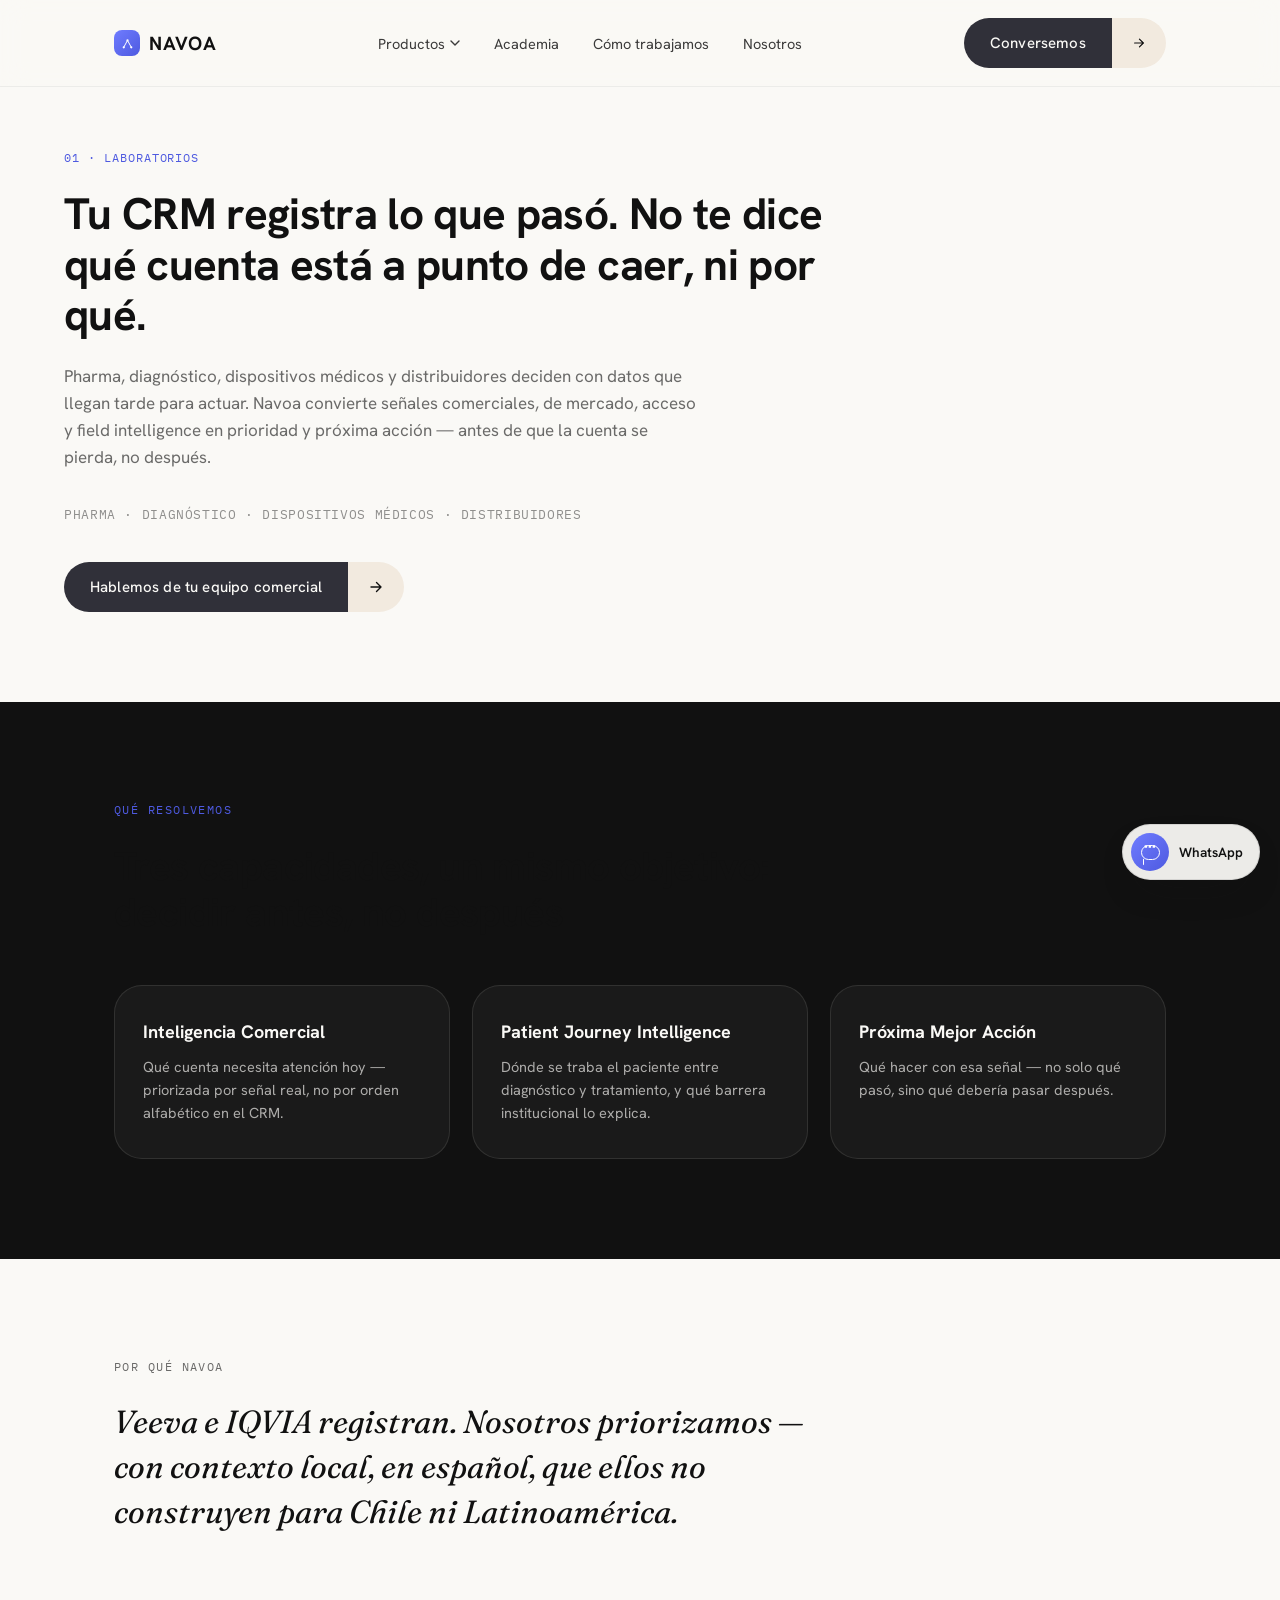
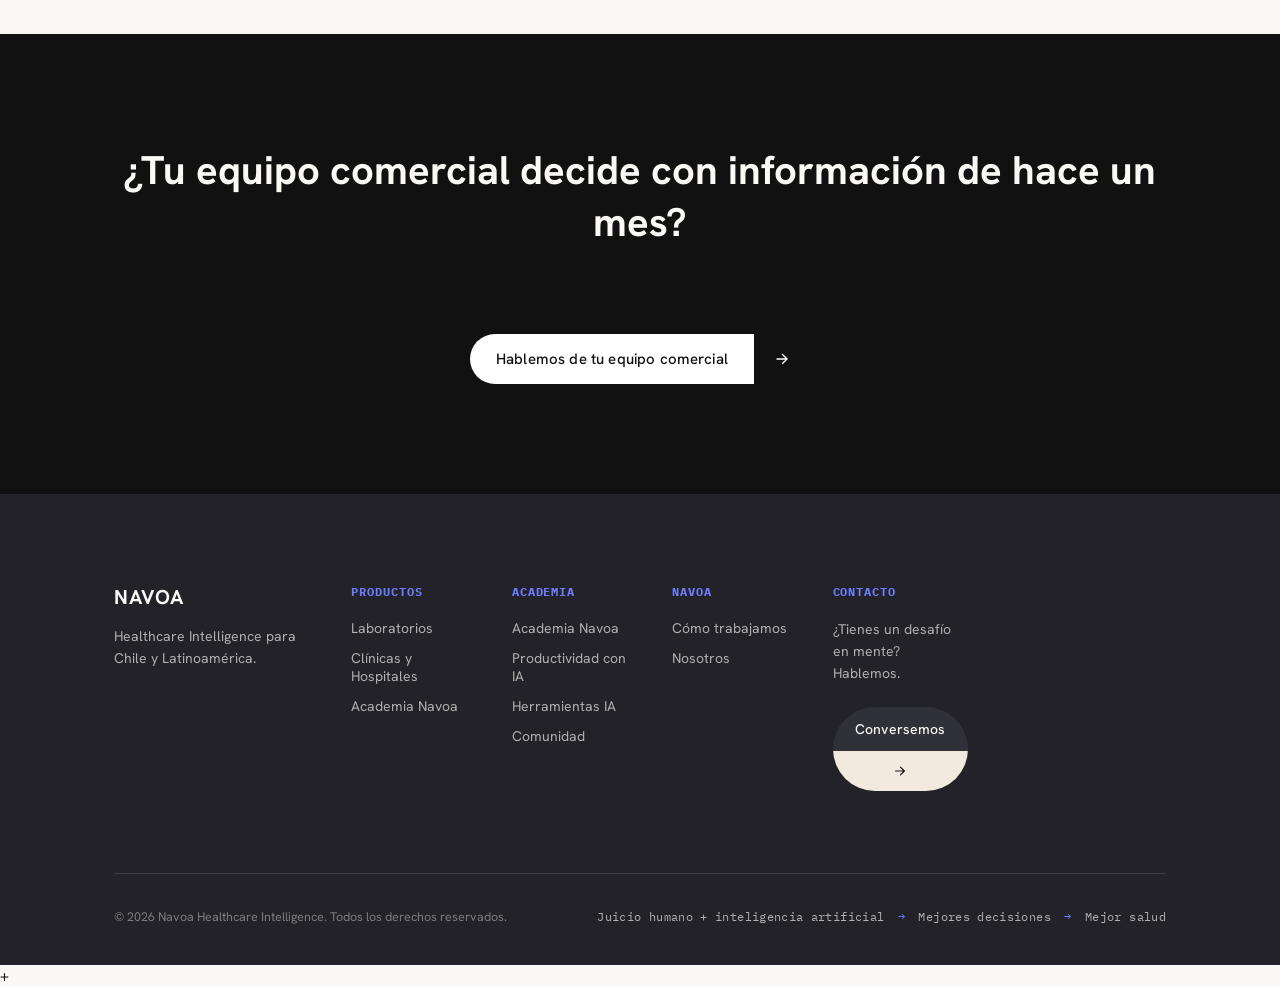
<file: laboratorios.html>
<!DOCTYPE html>
<html lang="es-CL">
<head>
<meta charset="UTF-8">
<meta name="viewport" content="width=device-width, initial-scale=1.0">
<title>Laboratorios — Navoa Healthcare Intelligence</title>
<meta name="description" content="Tu CRM registra lo que pasó. Navoa te dice qué cuenta está a punto de caer, y qué hacer al respecto — con contexto local que Veeva e IQVIA no tienen.">

<link rel="preconnect" href="https://fonts.googleapis.com">
<link rel="preconnect" href="https://fonts.gstatic.com" crossorigin>
<link href="https://fonts.googleapis.com/css2?family=Fraunces:ital,opsz,wght@0,9..144,300;0,9..144,400;0,9..144,500;0,9..144,700;1,9..144,300;1,9..144,400;1,9..144,500&family=IBM+Plex+Mono:wght@400;500&display=swap" rel="stylesheet">
<link href="https://fonts.googleapis.com/css2?family=Hanken+Grotesk:wght@400;500;600;700&display=swap" rel="stylesheet">

<link rel="stylesheet" href="styles.css">
<script>if('IntersectionObserver' in window){document.documentElement.classList.add('js');}</script>
</head>
<body>

<header class="nav" id="nav">
  <div class="nav-inner">
    <a href="index.html" class="logo"><span class="logo__mark" aria-hidden="true"><svg viewBox="0 0 24 24" width="15" height="15" fill="none"><path d="M6 18L12 7L18 18" stroke="currentColor" stroke-width="1.6" stroke-linecap="round" stroke-linejoin="round"/><circle cx="6" cy="18" r="1.8" fill="currentColor"/><circle cx="12" cy="7" r="1.8" fill="currentColor"/><circle cx="18" cy="18" r="1.8" fill="currentColor"/></svg></span>NAVOA</a>
    <nav class="nav-links" id="navLinks">
      <div class="nav-item" id="productsNavItem">
        <a href="#" id="productsNavToggle" aria-haspopup="true" aria-expanded="false">Productos <svg class="nav-caret" width="10" height="6" viewBox="0 0 10 6" fill="none"><path d="M1 1L5 5L9 1" stroke="currentColor" stroke-width="1.4" stroke-linecap="round" stroke-linejoin="round"/></svg></a>
        <div class="nav-dropdown">
          <a href="laboratorios.html"><strong>Laboratorios</strong><span>Pharma · Diagnóstico · Dispositivos · Distribuidores</span></a>
          <a href="clinicas-hospitales.html"><strong>Clínicas y Hospitales</strong><span>Patient journey, agenda y coordinación clínica</span></a>
          <a href="academia.html"><strong>Academia Navoa</strong><span>Adopción segura de IA para equipos de salud</span></a>
        </div>
      </div>
      <a href="academia.html">Academia</a>
      <a href="index.html#impacto">Cómo trabajamos</a>
      <a href="index.html#nosotros">Nosotros</a>
    </nav>
    <a href="https://wa.me/56942475886" class="btn-split btn-split--nav" target="_blank" rel="noopener noreferrer">
      <span class="btn-split__left">Conversemos</span>
      <span class="btn-split__right" aria-hidden="true">
        <svg width="14" height="14" viewBox="0 0 16 16" fill="none"><path d="M3 8H13M13 8L8.5 3.5M13 8L8.5 12.5" stroke="currentColor" stroke-width="1.4" stroke-linecap="round" stroke-linejoin="round"/></svg>
      </span>
    </a>
    <button class="nav-toggle" id="navToggle" aria-label="Abrir menú" aria-expanded="false"><span></span><span></span><span></span></button>
  </div>
</header>

<main>

<!-- HERO producto (claro) -->
<section class="product-hero">
  <div class="product-hero__inner">
    <span class="product-hero__tag reveal">01 · Laboratorios</span>
    <h1 class="reveal">Tu CRM registra lo que pasó. No te dice qué cuenta está a punto de caer, ni por qué.</h1>
    <p class="product-hero__pain2 reveal">Pharma, diagnóstico, dispositivos médicos y distribuidores deciden con datos que llegan tarde para actuar. Navoa convierte señales comerciales, de mercado, acceso y field intelligence en prioridad y próxima acción — antes de que la cuenta se pierda, no después.</p>
    <p class="product-hero__meta reveal">Pharma · Diagnóstico · Dispositivos Médicos · Distribuidores</p>
    <div class="reveal" style="margin-top:40px;">
      <a href="index.html#cta" class="btn-split btn-split--hero">
        <span class="btn-split__left">Hablemos de tu equipo comercial</span>
        <span class="btn-split__right" aria-hidden="true"><svg width="16" height="16" viewBox="0 0 16 16" fill="none"><path d="M3 8H13M13 8L8.5 3.5M13 8L8.5 12.5" stroke="currentColor" stroke-width="1.4" stroke-linecap="round" stroke-linejoin="round"/></svg></span>
      </a>
    </div>
  </div>
</section>

<!-- CAPACIDADES (oscuro) -->
<section class="capability-band">
  <div class="section-inner">
    <p class="eyebrow reveal">Qué resolvemos</p>
    <h2 class="section-title reveal">Tres capacidades, un mismo objetivo: decidir antes, no después</h2>
    <div class="capability-grid">
      <div class="capability-card reveal">
        <h3>Inteligencia Comercial</h3>
        <p>Qué cuenta necesita atención hoy — priorizada por señal real, no por orden alfabético en el CRM.</p>
      </div>
      <div class="capability-card reveal">
        <h3>Patient Journey Intelligence</h3>
        <p>Dónde se traba el paciente entre diagnóstico y tratamiento, y qué barrera institucional lo explica.</p>
      </div>
      <div class="capability-card reveal">
        <h3>Próxima Mejor Acción</h3>
        <p>Qué hacer con esa señal — no solo qué pasó, sino qué debería pasar después.</p>
      </div>
    </div>
  </div>
</section>

<!-- DIFERENCIACIÓN (claro) -->
<section class="product-diff">
  <div class="section-inner">
    <p class="eyebrow eyebrow--dark reveal">Por qué Navoa</p>
    <p class="product-diff__quote reveal">Veeva e IQVIA registran. Nosotros priorizamos — con contexto local, en español, que ellos no construyen para Chile ni Latinoamérica.</p>
  </div>
</section>

<!-- CTA propio (oscuro) -->
<section class="product-cta">
  <div class="section-inner">
    <h2 class="reveal">¿Tu equipo comercial decide con información de hace un mes?</h2>
    <a href="index.html#cta" class="btn-split btn-split--cta reveal">
      <span class="btn-split__left">Hablemos de tu equipo comercial</span>
      <span class="btn-split__right" aria-hidden="true"><svg width="16" height="16" viewBox="0 0 16 16" fill="none"><path d="M3 8H13M13 8L8.5 3.5M13 8L8.5 12.5" stroke="currentColor" stroke-width="1.4" stroke-linecap="round" stroke-linejoin="round"/></svg></span>
    </a>
  </div>
</section>

</main>

<footer class="footer">
  <div class="footer-inner">
    <div class="footer-top">
      <div class="footer-brand">
        <span class="logo logo--footer">NAVOA</span>
        <p>Healthcare Intelligence para Chile y Latinoamérica.</p>
      </div>
      <div class="footer-col">
        <h4>Productos</h4>
        <a href="laboratorios.html">Laboratorios</a>
        <a href="clinicas-hospitales.html">Clínicas y Hospitales</a>
        <a href="academia.html">Academia Navoa</a>
      </div>
      <div class="footer-col">
        <h4>Academia</h4>
        <a href="academia.html">Academia Navoa</a>
        <a href="academia-productividad.html">Productividad con IA</a>
        <a href="academia-herramientas.html">Herramientas IA</a>
        <a href="academia-comunidad.html">Comunidad</a>
      </div>
      <div class="footer-col">
        <h4>Navoa</h4>
        <a href="index.html#impacto">Cómo trabajamos</a>
        <a href="index.html#nosotros">Nosotros</a>
      </div>
      <div class="footer-col footer-col--contact">
        <h4>Contacto</h4>
        <p>¿Tienes un desafío en mente?<br>Hablemos.</p>
        <a href="https://wa.me/56942475886" class="btn-split btn-split--footer" target="_blank" rel="noopener noreferrer">
          <span class="btn-split__left">Conversemos</span>
          <span class="btn-split__right" aria-hidden="true"><svg width="14" height="14" viewBox="0 0 16 16" fill="none"><path d="M3 8H13M13 8L8.5 3.5M13 8L8.5 12.5" stroke="currentColor" stroke-width="1.4" stroke-linecap="round" stroke-linejoin="round"/></svg></span>
        </a>
      </div>
    </div>
    <div class="footer-bottom">
      <p class="footer-legal">© 2026 Navoa Healthcare Intelligence. Todos los derechos reservados.</p>
      <p class="footer-loop">Juicio humano + inteligencia artificial <span>→</span> Mejores decisiones <span>→</span> Mejor salud</p>
    </div>
  </div>
</footer>

+<a class="whatsapp-float" href="https://wa.me/56942475886" target="_blank" rel="noopener noreferrer" aria-label="Contactar por WhatsApp">
  <span class="whatsapp-float__icon" aria-hidden="true"><span class="whatsapp-float__bubble"></span></span>
  <span class="whatsapp-float__label">WhatsApp</span>
</a>

<script src="script.js"></script>
</body>
</html>
</file>
<file: styles.css>
/* =========================================================
   NAVOA — Healthcare Intelligence
   Design tokens
========================================================= */
:root{
  --ink:        #111111;
  --graphite:   #303039;
  --graphite-2: #232228;
  --warm-white: #FAF9F6;
  --cream:      #F2EADF;
  --powder:     #DDEEF4;
  --lavender:   #E4E0F4;
  --periwinkle: #6F7CFF;
  --periwinkle-deep: #4E5AE0;
  --text-soft:  rgba(17,17,17,0.62);
  --text-softer:rgba(17,17,17,0.46);
  --on-dark-soft: rgba(250,249,246,0.66);
  --on-dark-softer: rgba(250,249,246,0.42);

  --sans: 'Hanken Grotesk', 'Inter', -apple-system, BlinkMacSystemFont, sans-serif;
  --serif: 'Fraunces', Georgia, serif;
  --mono: 'IBM Plex Mono', 'SFMono-Regular', monospace;

  --container: 1180px;
  --edge: clamp(24px, 6vw, 64px);
  --radius-lg: 28px;
  --radius-md: 18px;
  --radius-full: 999px;

  --ease: cubic-bezier(.19,1,.22,1);

  /* Dark-section extensions (Synthio-inspired alternation) */
  --ink-2: #17161C;
  --on-dark: #FAF9F6;
  --periwinkle-soft: rgba(111,124,255,0.16);
  --gradient-warm: linear-gradient(135deg, #FF7A59 0%, #C86FE8 45%, #6F7CFF 100%);
}

*,*::before,*::after{ box-sizing: border-box; }
html{ scroll-behavior: smooth; }

body{
  margin:0;
  background: var(--warm-white);
  color: var(--ink);
  font-family: var(--sans);
  -webkit-font-smoothing: antialiased;
  -moz-osx-font-smoothing: grayscale;
  overflow-x: hidden;
}

h1,h2,h3,h4,p,ul{ margin:0; padding:0; }
ul{ list-style:none; }
a{ color:inherit; text-decoration:none; }
img{ max-width:100%; display:block; }

::selection{ background: var(--periwinkle); color: var(--warm-white); }

:focus-visible{
  outline: 2px solid var(--periwinkle);
  outline-offset: 3px;
  border-radius: 4px;
}

.section-inner{
  max-width: var(--container);
  margin: 0 auto;
  padding: 0 var(--edge);
}

/* =========================================================
   Motion primitives
========================================================= */
/* Content is visible by default (no-JS / slow-JS safe).
   Only once the 'js' class lands on <html> (see inline script in <head>)
   do .reveal elements hide themselves ahead of their scroll-triggered entrance. */
.reveal{ opacity: 1; transform: none; }
html.js .reveal{
  opacity: 0;
  transform: translateY(22px);
  transition: opacity .9s var(--ease), transform .9s var(--ease);
}
html.js .reveal.in-view{ opacity: 1; transform: translateY(0); }

@media (prefers-reduced-motion: reduce){
  *{ animation-duration: .001ms !important; transition-duration: .001ms !important; }
  html{ scroll-behavior:auto; }
}

/* =========================================================
   Split button — signature CTA
========================================================= */
.btn-split{
  display: inline-flex;
  align-items: stretch;
  border-radius: var(--radius-full);
  overflow: hidden;
  font-family: var(--sans);
  font-weight: 500;
  letter-spacing: 0.01em;
  transition: transform .45s var(--ease), box-shadow .45s var(--ease);
  will-change: transform;
}
.btn-split:hover{ transform: translateY(-2px); box-shadow: 0 14px 30px -14px rgba(17,17,17,0.35); }
.btn-split__left{
  background: var(--graphite);
  color: var(--warm-white);
  padding: 15px 26px;
  font-size: 15px;
  display:flex;
  align-items:center;
}
.btn-split__right{
  background: var(--cream);
  color: var(--ink);
  padding: 15px 20px;
  display:flex;
  align-items:center;
  justify-content:center;
  transition: background .3s var(--ease), transform .3s var(--ease);
}
.btn-split:hover .btn-split__right{ transform: translateX(3px); }

.btn-split--nav{ display:none; }
.btn-split--footer .btn-split__left{ padding: 13px 22px; font-size: 14px; }
.btn-split--footer .btn-split__right{ padding: 13px 18px; }

/* Acceso flotante a WhatsApp */
.whatsapp-float{
  position: fixed;
  right: max(20px, env(safe-area-inset-right));
  bottom: max(20px, env(safe-area-inset-bottom));
  z-index: 90;
  display: inline-flex;
  align-items: center;
  gap: 10px;
  padding: 8px 16px 8px 8px;
  border: 1px solid rgba(17,17,17,0.1);
  border-radius: var(--radius-full);
  background: rgba(250,249,246,0.94);
  color: var(--ink);
  box-shadow: 0 16px 38px -18px rgba(17,17,17,0.48);
  backdrop-filter: blur(12px) saturate(150%);
  -webkit-backdrop-filter: blur(12px) saturate(150%);
  font-size: 13.5px;
  font-weight: 600;
  transition: transform .3s var(--ease), box-shadow .3s var(--ease);
}
.whatsapp-float:hover{
  transform: translateY(-3px);
  box-shadow: 0 20px 44px -18px rgba(17,17,17,0.56);
}
.whatsapp-float__icon{
  position: relative;
  width: 38px;
  height: 38px;
  display: grid;
  place-items: center;
  border-radius: 50%;
  background: linear-gradient(135deg, var(--periwinkle), var(--periwinkle-deep));
}
.whatsapp-float__bubble{
  position: relative;
  width: 19px;
  height: 15px;
  border: 1.7px solid #fff;
  border-radius: 8px;
}
.whatsapp-float__bubble::before{
  content: "";
  position: absolute;
  left: 1px;
  bottom: -4px;
  width: 6px;
  height: 6px;
  border-left: 1.7px solid #fff;
  transform: skewY(-36deg);
}
.whatsapp-float__bubble::after{
  content: "•••";
  position: absolute;
  inset: -7px 0 0;
  color: #fff;
  font-size: 10px;
  letter-spacing: 0;
  text-align: center;
}
@media (max-width: 640px){
  .whatsapp-float{
    right: max(14px, env(safe-area-inset-right));
    bottom: max(14px, env(safe-area-inset-bottom));
    padding: 7px;
  }
  .whatsapp-float__label{ display: none; }
  .whatsapp-float__icon{ width: 42px; height: 42px; }
}

/* =========================================================
   Navbar
========================================================= */
.nav{
  position: fixed;
  top: 0; left: 0; right: 0;
  z-index: 100;
  background: rgba(250,249,246,0.72);
  backdrop-filter: blur(14px) saturate(160%);
  -webkit-backdrop-filter: blur(14px) saturate(160%);
  border-bottom: 1px solid rgba(17,17,17,0.06);
}
.nav-inner{
  max-width: var(--container);
  margin: 0 auto;
  padding: 18px var(--edge);
  min-height: 66px;
  display: flex;
  align-items: center;
  justify-content: space-between;
  gap: 24px;
}
.logo{
  font-family: var(--sans);
  font-weight: 700;
  font-size: 19px;
  letter-spacing: 0.06em;
  color: var(--ink);
  display: flex;
  align-items: center;
  gap: 9px;
  flex-shrink: 0;
}
.logo__mark{
  display: flex;
  align-items: center;
  justify-content: center;
  width: 26px;
  height: 26px;
  border-radius: 8px;
  background: linear-gradient(135deg, var(--periwinkle), var(--periwinkle-deep));
  color: #fff;
  flex-shrink: 0;
}
.logo__mark svg{ display: block; }
.nav-links{
  display: flex;
  gap: 34px;
  font-size: 14.5px;
  color: var(--ink);
}
.nav-links a{
  position: relative;
  padding: 4px 0;
  opacity: 0.82;
  transition: opacity .3s var(--ease);
}
.nav-links a::after{
  content:"";
  position:absolute; left:0; right:0; bottom:-2px;
  height:1px; background: var(--periwinkle);
  transform: scaleX(0); transform-origin: left;
  transition: transform .35s var(--ease);
}
.nav-links a:hover{ opacity: 1; }
.nav-links a:hover::after{ transform: scaleX(1); }

.nav-toggle{
  display:none;
  background:none; border:none; cursor:pointer;
  width: 34px; height: 28px;
  flex-direction: column; justify-content: space-between;
  padding: 4px 0;
}
.nav-toggle span{
  display:block; height:1.5px; width:100%;
  background: var(--ink);
  transition: transform .3s var(--ease), opacity .3s var(--ease);
}

@media (min-width: 861px){
  .btn-split--nav{ display: inline-flex; }
}

@media (max-width: 860px){
  .nav-links{
    position: fixed;
    top: 66px; left: 0; right: 0;
    background: var(--warm-white);
    flex-direction: column;
    gap: 0;
    border-bottom: 1px solid rgba(17,17,17,0.08);
    max-height: 0;
    overflow-x: hidden;
    overflow-y: auto;
    transition: max-height .45s var(--ease);
  }
  .nav-links.open{ max-height: calc(100dvh - 66px); }
  .nav-links a{
    padding: 16px var(--edge);
    border-top: 1px solid rgba(17,17,17,0.06);
    opacity: 1;
  }
  .nav-toggle{ display: flex; }
  .nav-toggle.active span:nth-child(1){ transform: translateY(9px) rotate(45deg); }
  .nav-toggle.active span:nth-child(2){ opacity: 0; }
  .nav-toggle.active span:nth-child(3){ transform: translateY(-9px) rotate(-45deg); }
}

/* =========================================================
   Hero — layout partido (texto / visual animado), estilo Synthio
========================================================= */
.hero{
  position: relative;
  min-height: auto;
  display: grid;
  grid-template-columns: 1.1fr 0.9fr;
  align-items: center;
  padding: 130px var(--edge) 90px;
  overflow: hidden;
  background: var(--warm-white);
  gap: 40px;
}

.hero-visual{
  position: relative;
  height: 420px;
  display: flex;
  align-items: center;
  justify-content: center;
}
.hero-visual__watermark{
  position: absolute;
  font-family: var(--sans);
  font-weight: 700;
  font-size: 220px;
  color: var(--ink);
  opacity: 0.04;
  letter-spacing: -0.05em;
  user-select: none;
  pointer-events: none;
}
.hero-orb-wrap{
  position: relative;
  width: 420px; height: 420px;
}
.hero-orb-core{
  position: absolute;
  inset: 90px;
  border-radius: 50%;
  background: radial-gradient(circle at 32% 30%, #A9B4FF, var(--periwinkle) 55%, var(--periwinkle-deep) 100%);
  box-shadow: 0 0 90px 10px rgba(111,124,255,0.45);
  animation: pulse-core 6s ease-in-out infinite;
}
.hero-orb-ring{
  position: absolute;
  inset: 0;
  border-radius: 50%;
  border: 1px solid rgba(111,124,255,0.35);
  animation: spin-ring 22s linear infinite;
}
.hero-orb-ring--2{ inset: 34px; border-color: rgba(111,124,255,0.22); animation-duration: 30s; animation-direction: reverse; }
.hero-orb-ring--3{ inset: 64px; border-color: rgba(111,124,255,0.5); animation-duration: 16s; border-style: dashed; }
.hero-orb-dot{
  position: absolute;
  width: 10px; height: 10px;
  border-radius: 50%;
  background: var(--periwinkle-deep);
  top: -5px; left: 50%;
}

@keyframes pulse-core{
  0%,100%{ transform: scale(1); }
  50%{ transform: scale(1.06); }
}
@keyframes spin-ring{
  from{ transform: rotate(0deg); }
  to{ transform: rotate(360deg); }
}

.hero-inner{
  position: relative;
  z-index: 1;
  max-width: 620px;
}

.eyebrow{
  font-family: var(--mono);
  font-size: 12px;
  letter-spacing: 0.12em;
  text-transform: uppercase;
  color: var(--periwinkle-deep);
  margin-bottom: 26px;
  display: block;
}
.eyebrow--dark{ color: var(--text-soft); }

.hero-headline{
  font-family: var(--sans);
  font-weight: 700;
  font-size: clamp(34px, 3.6vw, 48px);
  line-height: 1.12;
  letter-spacing: -0.015em;
  color: var(--ink);
  display: flex;
  flex-direction: column;
}
.hero-headline .accent{ color: var(--periwinkle-deep); }

.hero-headline--serif{
  font-family: 'Newsreader', var(--serif);
  font-weight: 500;
  font-size: clamp(52px, 7vw, 92px);
  line-height: 0.98;
  letter-spacing: -0.01em;
}

.hero-sub{
  display: flex;
  align-items: center;
  gap: 14px;
  margin-top: 14px;
  color: var(--periwinkle-deep);
}
.hero-arrow{ color: var(--periwinkle-deep); flex-shrink: 0; }
.hero-sub__serif{
  font-family: var(--serif);
  font-style: italic;
  font-weight: 400;
  font-size: clamp(30px, 4.6vw, 54px);
  letter-spacing: -0.01em;
}

.hero-desc{
  margin-top: 30px;
  max-width: 520px;
  font-size: 17px;
  line-height: 1.65;
  color: var(--text-soft);
}

.hero-inner > div{ margin-top: 42px; }

/* =========================================================
   Section titles (shared)
========================================================= */
.section-title{
  font-family: var(--sans);
  font-weight: 700;
  font-size: clamp(28px, 3.2vw, 40px);
  line-height: 1.15;
  letter-spacing: -0.015em;
  max-width: 780px;
  margin-top: 14px;
}
.section-lead{
  margin-top: 20px;
  max-width: 560px;
  font-size: 16.5px;
  line-height: 1.65;
  color: var(--text-soft);
}

/* =========================================================
   02 · Cómo generamos impacto
========================================================= */
.impact{
  background: var(--cream);
  padding: 120px 0 110px;
}

.journey{
  position: relative;
  margin-top: 80px;
  display: grid;
  grid-template-columns: repeat(5, 1fr);
  gap: 20px;
}
.journey-line{
  position: absolute;
  top: 13px;
  left: 0;
  right: 0;
  height: 1px;
  background: linear-gradient(to right, rgba(17,17,17,0.14), rgba(17,17,17,0.14));
  transform-origin: left;
  transform: scaleX(0);
  transition: transform 1.4s var(--ease);
}
.journey-line.grow{ transform: scaleX(1); }

.journey-step{
  position: relative;
  padding-top: 46px;
}
.journey-step::before{
  content:"";
  position: absolute;
  top: 6px; left: 0;
  width: 15px; height: 15px;
  border-radius: 50%;
  background: var(--warm-white);
  border: 1.5px solid var(--periwinkle);
}
.journey-num{
  font-family: var(--mono);
  font-size: 12px;
  color: var(--periwinkle-deep);
  letter-spacing: 0.05em;
  display: block;
  margin-bottom: 10px;
}
.journey-step h3{
  font-size: 18px;
  font-weight: 600;
  margin-bottom: 8px;
  letter-spacing: -0.01em;
}
.journey-step p{
  font-size: 14.5px;
  line-height: 1.55;
  color: var(--text-soft);
}
.journey-step--results{
  padding: 20px 22px;
  margin-top: -20px;
  background: var(--ink);
  border-radius: var(--radius-md);
}
.journey-step--results::before{ display:none; }
.journey-step--results .journey-num{ color: var(--periwinkle); }
.journey-step--results h3{ color: var(--warm-white); }
.journey-step--results p{ color: var(--on-dark-soft); }

.impact-close{
  margin-top: 90px;
  max-width: 620px;
  font-family: var(--serif);
  font-style: italic;
  font-size: clamp(20px, 2.4vw, 27px);
  line-height: 1.45;
  color: var(--ink);
}

@media (max-width: 860px){
  .journey{ grid-template-columns: 1fr; gap: 0; }
  .journey-line{ top: 0; bottom: 0; left: 6px; right: auto; width: 1px; height: 100%;
    transform: scaleY(0); transform-origin: top; }
  .journey-line.grow{ transform: scaleY(1); }
  .journey-step{ padding: 0 0 40px 34px; }
  .journey-step::before{ top: 4px; left: 0; }
  .journey-step--results{ margin-top: 0; margin-left: 0; }
}

/* =========================================================
   03 · Productos
========================================================= */
.products{ background: var(--warm-white); padding: 120px 0 0; }
.products-head{
  max-width: var(--container);
  margin: 0 auto;
  padding: 0 var(--edge) 64px;
}

.product-panel{
  padding: 90px var(--edge);
  position: relative;
  overflow: hidden;
}
.product-panel__inner{
  max-width: var(--container);
  margin: 0 auto;
}
.product-panel--lavender{ background: var(--lavender); }
.product-panel--blue{ background: var(--powder); }
.product-panel--cream{ background: var(--cream); }

.product-panel__index{
  font-family: var(--mono);
  font-size: 13px;
  color: var(--periwinkle-deep);
  letter-spacing: 0.08em;
  margin-bottom: 18px;
}
.product-panel__title{
  font-family: var(--sans);
  font-weight: 600;
  font-size: clamp(28px, 3.6vw, 44px);
  letter-spacing: -0.015em;
  max-width: 620px;
}
.product-panel__descriptor{
  margin-top: 16px;
  font-size: 14.5px;
  letter-spacing: 0.01em;
  color: var(--text-soft);
  text-transform: uppercase;
  font-family: var(--mono);
  font-size: 12px;
}
.product-panel__caps{
  margin-top: 34px;
  display: flex;
  flex-wrap: wrap;
  gap: 12px;
  max-width: 640px;
}
.product-panel__caps li{
  font-size: 14px;
  padding: 9px 16px;
  border-radius: var(--radius-full);
  background: rgba(255,255,255,0.55);
  border: 1px solid rgba(17,17,17,0.08);
  color: var(--ink);
}
.product-panel__copy{
  margin-top: 34px;
  max-width: 560px;
  font-family: var(--serif);
  font-size: 20px;
  line-height: 1.5;
  color: var(--ink);
}
.product-panel__note{
  margin-top: 44px;
  padding-top: 28px;
  border-top: 1px solid rgba(17,17,17,0.12);
  max-width: 460px;
}
.product-panel__note span{
  font-family: var(--mono);
  font-size: 11.5px;
  letter-spacing: 0.08em;
  text-transform: uppercase;
  color: var(--periwinkle-deep);
}
.product-panel__note p{
  margin-top: 8px;
  font-size: 15px;
  color: var(--text-soft);
}

.academy-flow{
  margin-top: 40px;
  display: flex;
  align-items: center;
  flex-wrap: wrap;
  gap: 12px;
  font-family: var(--sans);
  font-weight: 600;
  font-size: 15px;
  color: var(--ink);
}
.academy-flow svg{ color: var(--periwinkle-deep); flex-shrink: 0; }

@media (max-width: 640px){
  .product-panel{ padding: 64px 22px; }
}

/* =========================================================
   04 · Experiencia & ecosistema
========================================================= */
.ecosystem{ background: var(--lavender); padding: 120px 0; }

.eco-grid{
  margin-top: 70px;
  display: grid;
  grid-template-columns: repeat(4, 1fr);
  gap: 1px;
  background: rgba(17,17,17,0.1);
  border: 1px solid rgba(17,17,17,0.1);
  border-radius: var(--radius-md);
  overflow: hidden;
}
.eco-card{
  background: var(--lavender);
  padding: 40px 30px;
  transition: background .4s var(--ease);
}
.eco-card:hover{ background: rgba(255,255,255,0.5); }
.eco-card__num{
  font-family: var(--mono);
  font-size: 12px;
  color: var(--periwinkle-deep);
  display:block;
  margin-bottom: 22px;
}
.eco-card h3{
  font-size: 18px;
  font-weight: 600;
  letter-spacing: -0.01em;
  margin-bottom: 10px;
}
.eco-card p{
  font-size: 14.5px;
  line-height: 1.55;
  color: var(--text-soft);
}

@media (max-width: 860px){
  .eco-grid{ grid-template-columns: 1fr 1fr; }
}
@media (max-width: 560px){
  .eco-grid{ grid-template-columns: 1fr; }
}

/* =========================================================
   05 · CTA Final
========================================================= */
.cta-final{
  background: var(--gradient-warm);
  color: #fff;
  padding: 130px 0;
  text-align: center;
  position: relative;
  overflow: hidden;
}
.cta-final::before{
  content: '';
  position: absolute; inset: 0;
  background: radial-gradient(circle at 25% 20%, rgba(255,255,255,0.2), transparent 55%);
  pointer-events: none;
}
.cta-final .section-inner{ position: relative; z-index: 1; display: flex; flex-direction: column; align-items: center; }

.cta-final__title{
  font-family: var(--sans);
  font-weight: 700;
  font-size: clamp(28px, 3.6vw, 42px);
  line-height: 1.15;
  letter-spacing: -0.015em;
  max-width: 720px;
  color: #fff;
}
.cta-final__copy{
  margin-top: 22px;
  max-width: 540px;
  font-size: 16.5px;
  line-height: 1.65;
  color: rgba(255,255,255,0.92);
}

.cta-stack{
  margin-top: 48px;
  display: flex;
  flex-wrap: wrap;
  align-items: center;
  justify-content: center;
  gap: 14px;
  font-family: var(--mono);
  font-size: 13px;
  letter-spacing: 0.04em;
  text-transform: uppercase;
  color: rgba(255,255,255,0.85);
}
.cta-stack .plus{ color: #fff; }

.btn-split--cta{ margin-top: 46px; }
.btn-split--cta .btn-split__left{ background: #fff; color: var(--ink); }
.btn-split--cta .btn-split__right{ background: var(--ink); color: #fff; }

.cta-final__close{
  margin-top: 56px;
  font-family: var(--serif);
  font-style: italic;
  font-size: 18px;
  line-height: 1.6;
  color: rgba(255,255,255,0.8);
}

/* =========================================================
   06 · Footer
========================================================= */
.footer{
  background: var(--graphite-2);
  color: var(--warm-white);
  padding: 90px 0 40px;
}
.footer-inner{
  max-width: var(--container);
  margin: 0 auto;
  padding: 0 var(--edge);
}

.footer-top{
  display: grid;
  grid-template-columns: 1.6fr repeat(4, 1fr) 1.3fr;
  gap: 32px;
  padding-bottom: 70px;
  border-bottom: 1px solid rgba(250,249,246,0.12);
}

.footer-brand .logo--footer{
  font-size: 20px;
  color: var(--warm-white);
}
.footer-brand p{
  margin-top: 16px;
  font-size: 14px;
  color: var(--on-dark-soft);
  max-width: 200px;
  line-height: 1.55;
}

.footer-col h4{
  font-family: var(--mono);
  font-size: 11.5px;
  letter-spacing: 0.08em;
  text-transform: uppercase;
  color: var(--periwinkle);
  margin-bottom: 20px;
}
.footer-col a{
  display: block;
  font-size: 14px;
  color: var(--on-dark-soft);
  margin-bottom: 12px;
  transition: color .3s var(--ease);
}
.footer-col a:hover{ color: var(--warm-white); }
.footer-col--contact p{
  font-size: 14px;
  color: var(--on-dark-soft);
  line-height: 1.55;
  margin-bottom: 22px;
}

.footer-bottom{
  padding-top: 34px;
  display: flex;
  justify-content: space-between;
  align-items: center;
  flex-wrap: wrap;
  gap: 16px;
}
.footer-legal{
  font-size: 12.5px;
  color: var(--on-dark-softer);
}
.footer-loop{
  font-family: var(--mono);
  font-size: 12px;
  letter-spacing: 0.03em;
  color: var(--on-dark-soft);
}
.footer-loop span{ color: var(--periwinkle); margin: 0 6px; }

@media (max-width: 980px){
  .footer-top{ grid-template-columns: 1fr 1fr; row-gap: 46px; }
}
@media (max-width: 560px){
  .footer-top{ grid-template-columns: 1fr; }
  .footer-bottom{ flex-direction: column; align-items: flex-start; }
}

/* =========================================================
   Section paddings — responsive rhythm
========================================================= */
@media (max-width: 640px){
  .impact{ padding: 90px 0 80px; }
  .products{ padding: 90px 0 0; }
  .products-head{ padding-bottom: 46px; }
  .ecosystem{ padding: 90px 0; }
  .cta-final{ padding: 90px 0; }
  .footer{ padding: 70px 0 32px; }
  .hero{ padding: 120px var(--edge) 80px; }
}

@media (max-width: 980px){
  .hero{ grid-template-columns: 1fr; min-height: auto; padding-top: 120px; }
  .hero-visual{ order: -1; height: 320px; margin-bottom: 20px; }
  .hero-orb-wrap{ width: 260px; height: 260px; }
  .hero-orb-core{ inset: 55px; }
  .hero-visual__watermark{ font-size: 120px; }
}

/* =========================================================
   NAV — dropdown "Productos"
========================================================= */
.nav-item{ position: relative; }
.nav-item > a{ display:flex; align-items:center; gap: 5px; cursor: pointer; }
.nav-caret{ transition: transform .3s var(--ease); }
.nav-item:hover .nav-caret,
.nav-item.open .nav-caret{ transform: rotate(180deg); }

.nav-dropdown{
  position: absolute;
  top: calc(100% + 14px);
  left: 50%;
  transform: translateX(-50%) translateY(6px);
  min-width: 300px;
  background: var(--ink);
  border-radius: var(--radius-md);
  padding: 10px;
  box-shadow: 0 24px 48px -20px rgba(17,17,17,0.4);
  opacity: 0;
  visibility: hidden;
  transition: opacity .28s var(--ease), transform .28s var(--ease), visibility .28s;
  z-index: 50;
}
.nav-item:hover .nav-dropdown,
.nav-item.open .nav-dropdown{
  opacity: 1; visibility: visible; transform: translateX(-50%) translateY(0);
}
.nav-dropdown a{
  display: block;
  padding: 13px 16px;
  border-radius: 10px;
  transition: background .25s var(--ease);
}
.nav-dropdown a:hover{ background: rgba(255,255,255,0.06); }
.nav-dropdown a strong{
  display: block;
  font-size: 14.5px;
  font-weight: 600;
  color: var(--on-dark);
}
.nav-dropdown a span{
  display: block;
  margin-top: 3px;
  font-size: 12.5px;
  color: var(--on-dark-soft);
}
@media (max-width: 860px){
  .nav-item > a{ justify-content: space-between; }
  .nav-dropdown{
    position: static;
    left: auto;
    width: auto;
    min-width: 0;
    transform: none;
    opacity: 1; visibility: visible;
    display: none; box-shadow: none; background: rgba(17,17,17,0.03);
    margin: 0 var(--edge) 10px;
    padding: 6px 0;
    border-radius: 14px;
  }
  .nav-item.open .nav-dropdown{
    display: block;
    transform: none;
  }
  .nav-dropdown a{
    width: 100%;
    padding: 13px 16px;
  }
  .nav-dropdown a strong{ color: var(--ink); }
  .nav-dropdown a span{ color: var(--text-soft); }
}

/* =========================================================
   Dark-section utility (alternating rhythm)
========================================================= */
.section--dark{ background: var(--ink); color: var(--on-dark); }
.section--dark .eyebrow{ color: var(--periwinkle); }
.section--dark .section-title{ color: var(--on-dark); }
.section--dark .section-lead{ color: var(--on-dark-soft); }

/* =========================================================
   Cómo trabajamos — dark timeline
========================================================= */
.impact.section--dark .journey-step::before{ background: var(--ink); border-color: var(--periwinkle); }
.impact.section--dark .journey-step h3{ color: var(--on-dark); }
.impact.section--dark .journey-step p{ color: var(--on-dark-soft); }
.impact.section--dark .journey-line{ background: rgba(250,249,246,0.14); }
.impact.section--dark .journey-step--results{ background: var(--periwinkle); }
.impact.section--dark .journey-step--results h3{ color: var(--ink); }
.impact.section--dark .journey-step--results p{ color: rgba(17,17,17,0.7); }
.impact.section--dark .journey-step--results .journey-num{ color: var(--ink); }
.impact.section--dark .impact-close{ color: var(--on-dark); }

/* =========================================================
   Productos — resumen (home) con link a página propia
========================================================= */
.product-grid{
  margin-top: 70px;
  display: grid;
  grid-template-columns: repeat(3, 1fr);
  gap: 22px;
}
.product-card{
  background: var(--warm-white);
  border: 1px solid rgba(17,17,17,0.1);
  border-radius: var(--radius-lg);
  padding: 40px 32px;
  transition: transform .4s var(--ease), box-shadow .4s var(--ease), border-color .4s var(--ease);
}
.product-card:hover{
  transform: translateY(-6px);
  box-shadow: 0 24px 48px -24px rgba(17,17,17,0.22);
  border-color: var(--periwinkle);
}
.product-card__index{
  font-family: var(--mono);
  font-size: 12px;
  color: var(--periwinkle-deep);
  letter-spacing: 0.08em;
  margin-bottom: 22px;
  display: block;
}
.product-card h3{
  font-family: var(--sans);
  font-weight: 700;
  font-size: 22px;
  letter-spacing: -0.01em;
  margin-bottom: 14px;
}
.product-card p{
  font-size: 15px;
  line-height: 1.6;
  color: var(--text-soft);
  min-height: 76px;
}
.product-card__link{
  margin-top: 24px;
  display: inline-flex;
  align-items: center;
  gap: 8px;
  font-family: var(--sans);
  font-weight: 600;
  font-size: 14.5px;
  color: var(--ink);
}
.product-card__link svg{ transition: transform .3s var(--ease); color: var(--periwinkle-deep); }
.product-card:hover .product-card__link svg{ transform: translateX(4px); }

@media (max-width: 900px){ .product-grid{ grid-template-columns: 1fr; } }

/* =========================================================
   Así se ve una decisión de salud — journey ilustrativo (dark)
========================================================= */
.decision-demo{ background: var(--ink); padding: 120px 0; color: var(--on-dark); }
.decision-demo__label{
  font-family: var(--mono);
  font-size: 11.5px;
  letter-spacing: 0.1em;
  text-transform: uppercase;
  color: var(--periwinkle);
  margin-bottom: 20px;
  display: block;
}
.decision-demo__scenario{
  font-family: var(--serif);
  font-style: italic;
  font-size: clamp(20px, 2.6vw, 28px);
  color: var(--on-dark);
  max-width: 680px;
  margin-bottom: 60px;
}
.decision-flow{
  display: flex;
  flex-wrap: wrap;
  gap: 14px;
  align-items: center;
}
.decision-flow__step{
  padding: 12px 18px;
  border-radius: var(--radius-full);
  border: 1px solid rgba(250,249,246,0.18);
  font-size: 14px;
  color: var(--on-dark-soft);
  background: rgba(250,249,246,0.03);
}
.decision-flow__arrow{ color: var(--periwinkle); flex-shrink: 0; }
.decision-demo__disclaimer{
  margin-top: 50px;
  font-size: 13px;
  color: var(--on-dark-softer);
  max-width: 520px;
}

/* =========================================================
   Ecosistema — stat cards
========================================================= */
.stat-grid{
  margin-top: 60px;
  display: grid;
  grid-template-columns: repeat(3, 1fr);
  gap: 1px;
  background: rgba(17,17,17,0.1);
  border: 1px solid rgba(17,17,17,0.1);
  border-radius: var(--radius-md);
  overflow: hidden;
}
.stat-card{ background: var(--warm-white); padding: 38px 30px; }
.stat-card__value{
  font-family: var(--sans);
  font-weight: 700;
  font-size: clamp(28px, 3vw, 38px);
  color: var(--periwinkle-deep);
  letter-spacing: -0.01em;
}
.stat-card__label{
  margin-top: 10px;
  font-size: 13.5px;
  line-height: 1.5;
  color: var(--text-soft);
}
@media (max-width: 860px){ .stat-grid{ grid-template-columns: 1fr; } }

/* =========================================================
   Diferenciación — declaración (dark)
========================================================= */
.differentiator{ background: var(--ink-2); padding: 110px 0; text-align: center; }
.differentiator__text{
  font-family: var(--sans);
  font-weight: 700;
  font-size: clamp(22px, 3vw, 34px);
  line-height: 1.3;
  letter-spacing: -0.015em;
  color: var(--on-dark);
  max-width: 820px;
  margin: 0 auto;
}
.differentiator__text span{ color: var(--on-dark-softer); }

/* =========================================================
   Product pages — hero + capability cards + diff line
========================================================= */
.product-hero{
  padding: 150px var(--edge) 90px;
  background: var(--warm-white);
}
.product-hero__inner{ max-width: var(--container); margin: 0 auto; }
.product-hero__tag{
  font-family: var(--mono);
  font-size: 12px;
  letter-spacing: 0.08em;
  color: var(--periwinkle-deep);
  text-transform: uppercase;
  margin-bottom: 24px;
  display: block;
}
.product-hero h1{
  font-family: var(--sans);
  font-weight: 700;
  font-size: clamp(30px, 3.6vw, 44px);
  line-height: 1.15;
  letter-spacing: -0.015em;
  max-width: 840px;
  color: var(--ink);
}
.product-hero__pain2{
  margin-top: 22px;
  font-size: 17px;
  line-height: 1.6;
  color: var(--text-soft);
  max-width: 640px;
}
.product-hero__meta{
  margin-top: 34px;
  font-family: var(--mono);
  font-size: 12.5px;
  letter-spacing: 0.05em;
  text-transform: uppercase;
  color: var(--text-softer);
}

.capability-band{ background: var(--ink); padding: 100px 0; }
.capability-grid{
  margin-top: 50px;
  display: grid;
  grid-template-columns: repeat(3, 1fr);
  gap: 22px;
}
.capability-card{
  background: rgba(250,249,246,0.04);
  border: 1px solid rgba(250,249,246,0.1);
  border-radius: var(--radius-lg);
  padding: 34px 28px;
}
.capability-card h3{
  font-family: var(--sans);
  font-weight: 700;
  font-size: 18px;
  color: var(--on-dark);
  margin-bottom: 12px;
}
.capability-card p{
  font-size: 14.5px;
  line-height: 1.6;
  color: var(--on-dark-soft);
}
@media (max-width: 900px){ .capability-grid{ grid-template-columns: 1fr; } }

.product-diff{ background: var(--warm-white); padding: 100px 0; }
.product-diff__quote{
  font-family: var(--serif);
  font-style: italic;
  font-size: clamp(22px, 3vw, 32px);
  line-height: 1.4;
  color: var(--ink);
  max-width: 720px;
}

.product-cta{ background: var(--ink); padding: 110px 0; text-align: center; }
.product-cta h2{
  font-family: var(--sans);
  font-weight: 700;
  font-size: clamp(26px, 3.6vw, 40px);
  color: var(--on-dark);
  margin-bottom: 40px;
}

/* =========================================================
   ACADEMIA NAVOA — bloque de estilos propio
   Reutiliza tokens y componentes existentes (product-hero,
   capability-band, capability-card, product-diff, product-cta,
   stat-grid, eco-grid). Solo se agrega lo genuinamente nuevo.
========================================================= */

/* Subnav interna de Academia (Productividad / Herramientas / Comunidad / Empresas) */
.academia-subnav{
  background: var(--warm-white);
  border-bottom: 1px solid rgba(17,17,17,0.08);
  padding: 18px var(--edge);
  position: sticky;
  top: 66px;
  z-index: 40;
  margin-top: 66px;
}
.academia-subnav__inner{
  max-width: var(--container);
  margin: 0 auto;
  display: flex;
  gap: 10px;
  flex-wrap: wrap;
}
.academia-subnav a{
  font-family: var(--sans);
  font-weight: 600;
  font-size: 13.5px;
  padding: 9px 16px;
  border-radius: var(--radius-full);
  border: 1px solid rgba(17,17,17,0.12);
  color: var(--ink);
  transition: background .25s var(--ease), border-color .25s var(--ease), color .25s var(--ease);
}
.academia-subnav a:hover,
.academia-subnav a.is-active{
  background: var(--ink);
  border-color: var(--ink);
  color: var(--on-dark);
}
.academia-subnav + main .product-hero{ padding-top: 84px; }

@media (max-width: 640px){
  .product-hero{ padding: 124px var(--edge) 72px; }
  .academia-subnav{
    padding: 12px var(--edge);
    overflow-x: auto;
    scrollbar-width: none;
  }
  .academia-subnav::-webkit-scrollbar{ display: none; }
  .academia-subnav__inner{ flex-wrap: nowrap; width: max-content; }
  .academia-subnav a{ white-space: nowrap; padding: 8px 14px; }
  .academia-subnav + main .product-hero{ padding-top: 64px; }
  .product-hero__tag{ margin-bottom: 18px; }
  .product-hero h1{ font-size: clamp(30px, 9vw, 38px); }
  .product-hero__pain2{ font-size: 16px; }
  .section-title{ max-width: 100%; }
}

/* Tag/badge de nivel (No técnico / Intermedio / Técnico) */
.level-badge{
  display: inline-block;
  font-family: var(--mono);
  font-size: 10.5px;
  letter-spacing: 0.06em;
  text-transform: uppercase;
  padding: 5px 11px;
  border-radius: var(--radius-full);
  background: var(--periwinkle-soft);
  color: var(--periwinkle-deep);
}
.level-badge--technical{ background: rgba(17,17,17,0.08); color: var(--text-soft); }

/* Grid de módulos (Bloque 2: IA para líderes y organizaciones) */
.module-grid{
  margin-top: 50px;
  display: grid;
  grid-template-columns: repeat(4, 1fr);
  gap: 1px;
  background: rgba(250,249,246,0.1);
  border: 1px solid rgba(250,249,246,0.1);
  border-radius: var(--radius-md);
  overflow: hidden;
}
.module-card{
  background: var(--ink);
  padding: 34px 26px;
}
.module-card h3{
  font-family: var(--sans);
  font-weight: 700;
  font-size: 16px;
  color: var(--on-dark);
  line-height: 1.3;
}
@media (max-width: 900px){ .module-grid{ grid-template-columns: 1fr 1fr; } }
@media (max-width: 560px){ .module-grid{ grid-template-columns: 1fr; } }

/* Tira de herramientas (Bloque 3) */
.tool-chip-row{
  margin-top: 50px;
  display: flex;
  flex-wrap: wrap;
  gap: 14px;
}
.tool-chip{
  padding: 14px 22px;
  border-radius: var(--radius-full);
  border: 1px solid rgba(17,17,17,0.14);
  font-family: var(--sans);
  font-weight: 600;
  font-size: 14.5px;
  color: var(--ink);
  background: var(--warm-white);
}

/* Tool card (página Herramientas) */
.tool-grid{
  margin-top: 50px;
  display: grid;
  grid-template-columns: repeat(3, 1fr);
  gap: 20px;
}
.tool-card{
  background: var(--warm-white);
  border: 1px solid rgba(17,17,17,0.1);
  border-radius: var(--radius-lg);
  padding: 30px 26px;
  display: flex;
  flex-direction: column;
  gap: 14px;
}
.tool-card__top{ display:flex; align-items:center; justify-content:space-between; gap:10px; }
.tool-card h3{ font-family: var(--sans); font-weight: 700; font-size: 19px; }
.tool-card__category{
  font-family: var(--mono); font-size: 11px; letter-spacing: 0.06em; text-transform: uppercase;
  color: var(--periwinkle-deep);
}
.tool-card p{ font-size: 14.5px; line-height: 1.6; color: var(--text-soft); }
.tool-card__when{
  padding-top: 14px;
  border-top: 1px solid rgba(17,17,17,0.08);
  font-size: 13.5px;
  color: var(--text-soft);
}
.tool-card__when strong{ color: var(--ink); font-weight: 600; display:block; margin-bottom:4px; }
.tool-card__cta{
  margin-top: 6px;
  font-family: var(--sans); font-weight: 600; font-size: 13.5px;
  color: var(--ink);
}
@media (max-width: 900px){ .tool-grid{ grid-template-columns: 1fr 1fr; } }
@media (max-width: 640px){ .tool-grid{ grid-template-columns: 1fr; } }

/* Principios (Bloque 4: Cómo aprendemos) */
.principle-row{
  margin-top: 50px;
  display: grid;
  grid-template-columns: repeat(3, 1fr);
  gap: 22px;
}
.principle-card{ text-align: left; }
.principle-card__num{
  font-family: var(--mono); font-size: 12px; color: var(--periwinkle-deep); letter-spacing: 0.08em;
  display:block; margin-bottom: 14px;
}
.principle-card h3{ font-family: var(--sans); font-weight: 700; font-size: 19px; margin-bottom: 8px; }
.principle-card p{ font-size: 14.5px; line-height: 1.6; color: var(--text-soft); }
@media (max-width: 860px){ .principle-row{ grid-template-columns: 1fr; } }

/* Equipo (Bloque 5) */
.team-grid{
  margin-top: 56px;
  display: grid;
  grid-template-columns: repeat(3, 1fr);
  gap: 26px;
}
.team-card{
  background: var(--warm-white);
  border: 1px solid rgba(17,17,17,0.1);
  border-radius: var(--radius-lg);
  padding: 30px 26px;
}
.team-card__avatar{
  width: 84px; height: 84px;
  border-radius: 50%;
  background: linear-gradient(135deg, var(--periwinkle), var(--periwinkle-deep));
  color: var(--on-dark);
  font-family: var(--sans);
  font-weight: 700;
  font-size: 26px;
  display: flex;
  align-items: center;
  justify-content: center;
  margin-bottom: 22px;
}
.team-card h3{ font-family: var(--sans); font-weight: 700; font-size: 19px; margin-bottom: 4px; }
.team-card__role{
  font-family: var(--mono); font-size: 11.5px; letter-spacing: 0.05em; text-transform: uppercase;
  color: var(--periwinkle-deep); margin-bottom: 16px; display:block;
}
.team-card__bio{ font-size: 14px; line-height: 1.6; color: var(--text-soft); margin-bottom: 16px; }
.team-card__focus{ font-size: 12.5px; color: var(--text-softer); border-top: 1px solid rgba(17,17,17,0.08); padding-top: 14px; }
.team-card__focus strong{ color: var(--ink); font-weight:600; }
@media (max-width: 900px){ .team-grid{ grid-template-columns: 1fr; } }

/* Comunidad — lista de beneficios */
.benefit-list{
  margin-top: 40px;
  display: grid;
  grid-template-columns: repeat(2, 1fr);
  gap: 16px 40px;
}
.benefit-list li{
  padding-left: 26px;
  position: relative;
  font-size: 15px;
  line-height: 1.6;
  color: var(--on-dark-soft);
}
.benefit-list li::before{
  content: "";
  position: absolute; left: 0; top: 8px;
  width: 8px; height: 8px;
  border-radius: 50%;
  background: var(--periwinkle);
}
@media (max-width: 640px){ .benefit-list{ grid-template-columns: 1fr; } }

/* Ejemplos "lo que pasa dentro" — claramente marcados como ejemplo */
.example-card{
  background: rgba(250,249,246,0.04);
  border: 1px dashed rgba(250,249,246,0.22);
  border-radius: var(--radius-md);
  padding: 24px;
}
.example-card__tag{
  font-family: var(--mono); font-size: 10px; letter-spacing: 0.08em; text-transform: uppercase;
  color: var(--periwinkle); margin-bottom: 12px; display:block;
}
.example-card p{ font-size: 14px; line-height: 1.55; color: var(--on-dark-soft); }

/* FAQ accordion */
.faq-list{ margin-top: 50px; max-width: 760px; }
.faq-item{
  border-bottom: 1px solid rgba(17,17,17,0.1);
}
.faq-item__q{
  width: 100%;
  text-align: left;
  background: none;
  border: none;
  cursor: pointer;
  padding: 24px 0;
  display: flex;
  align-items: center;
  justify-content: space-between;
  gap: 16px;
  font-family: var(--sans);
  font-weight: 600;
  font-size: 16px;
  color: var(--ink);
}
.faq-item__q svg{ flex-shrink:0; transition: transform .3s var(--ease); color: var(--periwinkle-deep); }
.faq-item.open .faq-item__q svg{ transform: rotate(45deg); }
.faq-item__a{
  max-height: 0;
  overflow: hidden;
  transition: max-height .4s var(--ease);
}
.faq-item.open .faq-item__a{ max-height: 260px; }
.faq-item__a p{
  padding: 0 0 24px;
  font-size: 14.5px;
  line-height: 1.65;
  color: var(--text-soft);
  max-width: 640px;
}

/* Programa / temario — lista numerada */
.program-list{ margin-top: 40px; display: flex; flex-direction: column; gap: 0; max-width: 680px; }
.program-list li{
  display: flex;
  gap: 20px;
  padding: 18px 0;
  border-bottom: 1px solid rgba(250,249,246,0.1);
  font-size: 15px;
  line-height: 1.55;
  color: var(--on-dark-soft);
}
.program-list li span{
  font-family: var(--mono);
  font-size: 12px;
  color: var(--periwinkle);
  flex-shrink: 0;
  padding-top: 2px;
}

/* Track cards (Empresas) */
.track-card{
  background: var(--warm-white);
  border: 1px solid rgba(17,17,17,0.1);
  border-radius: var(--radius-lg);
  padding: 38px 32px;
}
.track-card h3{ font-family: var(--sans); font-weight: 700; font-size: 22px; margin-bottom: 6px; }
.track-card__for{ font-size: 13.5px; color: var(--periwinkle-deep); font-weight: 600; margin-bottom: 20px; }
.track-card ul{ display: flex; flex-direction: column; gap: 10px; }
.track-card ul li{
  font-size: 14.5px; color: var(--text-soft); padding-left: 20px; position: relative;
}
.track-card ul li::before{
  content:"→"; position:absolute; left:0; color: var(--periwinkle-deep);
}
.track-grid{ margin-top: 50px; display: grid; grid-template-columns: 1fr 1fr; gap: 24px; }
@media (max-width: 860px){ .track-grid{ grid-template-columns: 1fr; } }

/* Placeholder de nota de assets pendientes (visible solo como comentario en código, no en UI) */

/* Academia — landing editorial inspirada en un catálogo de formación */
.academy-hero{padding:82px var(--edge) 96px;background:var(--warm-white);overflow:hidden}.academy-hero__inner{max-width:var(--container);margin:0 auto;display:grid;grid-template-columns:minmax(0,1.05fr) minmax(360px,.95fr);gap:clamp(48px,8vw,110px);align-items:center}.academy-kicker,.academy-course__number,.academy-course__type,.academy-course__facts article span,.academy-course__map-label{font-family:var(--mono);text-transform:uppercase;letter-spacing:.08em}.academy-kicker{display:block;color:var(--periwinkle-deep);font-size:12px;margin-bottom:22px}.academy-hero h1{font-size:clamp(44px,6vw,76px);line-height:.98;letter-spacing:-.045em;max-width:680px}.academy-hero h1 span{color:var(--periwinkle-deep)}.academy-hero__copy>p{margin-top:28px;color:var(--text-soft);font-size:18px;line-height:1.65;max-width:610px}.academy-hero__actions{margin-top:38px;display:flex;align-items:center;flex-wrap:wrap;gap:24px}.academy-text-link{font-weight:600;font-size:14px;border-bottom:1px solid rgba(17,17,17,.28);padding:10px 0 8px}.academy-text-link span{color:var(--periwinkle-deep);margin-left:5px}.academy-hero__visual{min-height:490px;position:relative;display:grid;place-items:center}.academy-visual__glow{position:absolute;width:430px;height:430px;border-radius:50%;background:linear-gradient(135deg,var(--lavender),var(--powder));filter:blur(2px)}.academy-visual__card{position:absolute;border:1px solid rgba(17,17,17,.1);box-shadow:0 28px 65px -36px rgba(17,17,17,.35)}.academy-visual__card--main{width:min(360px,88%);aspect-ratio:.82;padding:34px;border-radius:30px;color:var(--on-dark);background:linear-gradient(155deg,#303039 0%,#232228 67%,#4e5ae0 160%);transform:rotate(3deg)}.academy-visual__brand{display:flex;align-items:center;gap:10px;letter-spacing:.12em}.academy-visual__brand .logo__mark{width:34px;height:34px}.academy-visual__edition{display:block;margin-top:78px;color:rgba(250,249,246,.58);font:10px var(--mono);letter-spacing:.1em;text-transform:uppercase}.academy-visual__card--main p{margin-top:13px;font-size:clamp(32px,4vw,45px);font-weight:700;line-height:1.03;letter-spacing:-.035em}.academy-visual__line{height:1px;background:rgba(250,249,246,.2);margin:47px 0 18px}.academy-visual__card--main small{color:rgba(250,249,246,.66);font:10px var(--mono);text-transform:uppercase;letter-spacing:.05em}.academy-visual__card--note{left:0;bottom:55px;padding:16px 22px;border-radius:18px;background:var(--cream);font-size:13px;transform:rotate(-4deg)}.academy-visual__card--note span{color:var(--periwinkle-deep);font:700 25px var(--sans);margin-right:6px}.academy-visual__card--chip{right:4px;top:68px;padding:12px 18px;border-radius:999px;color:var(--ink);background:var(--powder);font:600 12px var(--sans);transform:rotate(5deg)}
.academy-course{padding:120px 0;background:var(--cream);scroll-margin-top:140px}.academy-course__head{display:grid;grid-template-columns:140px 1fr;gap:38px;padding-bottom:54px;border-bottom:1px solid rgba(17,17,17,.14)}.academy-course__number{color:var(--periwinkle-deep);font-size:11px;padding-top:9px}.academy-course__type{color:var(--text-softer);font-size:10.5px;margin-bottom:15px}.academy-course__head h2{font-size:clamp(38px,5vw,66px);line-height:1;letter-spacing:-.04em}.academy-course__lead{color:var(--text-soft);font-size:18px;margin-top:20px}.academy-course__body{display:grid;grid-template-columns:1fr .9fr;gap:clamp(50px,8vw,100px);padding-top:64px;align-items:start}.academy-course__facts{display:grid;grid-template-columns:1fr 1fr;gap:0 36px}.academy-course__facts article{padding:0 0 27px;margin-bottom:27px;border-bottom:1px solid rgba(17,17,17,.12)}.academy-course__facts article span{display:block;color:var(--periwinkle-deep);font-size:10px;margin-bottom:11px}.academy-course__facts article p{color:var(--text-soft);font-size:15px;line-height:1.6}.academy-course__facts>a{grid-column:1/-1;justify-self:start;margin-top:8px}.academy-course__map{min-height:440px;border-radius:30px;background:var(--ink);color:var(--on-dark);padding:34px;display:flex;flex-direction:column}.academy-course__map-label{color:var(--periwinkle);font-size:10px}.academy-course__map-grid{display:grid;grid-template-columns:1fr 1fr;margin-top:36px;border-top:1px solid rgba(250,249,246,.14);border-left:1px solid rgba(250,249,246,.14)}.academy-course__map-grid div{padding:25px 20px;border-right:1px solid rgba(250,249,246,.14);border-bottom:1px solid rgba(250,249,246,.14)}.academy-course__map-grid b{display:block;color:var(--periwinkle);font:11px var(--mono);margin-bottom:20px}.academy-course__map-grid span{font-size:16px;font-weight:600}.academy-course__map>p{margin-top:auto;padding-top:32px;font:italic 24px/1.25 var(--serif);color:rgba(250,249,246,.72)}
.academy-paths{padding:120px 0;background:var(--warm-white)}.academy-paths__head{display:grid;grid-template-columns:1fr 1fr;gap:60px;align-items:end;margin-bottom:56px}.academy-paths__head .section-lead{padding-bottom:5px}.academy-paths__grid{border-top:1px solid rgba(17,17,17,.14)}.academy-path{display:grid;grid-template-columns:70px 1fr auto;gap:24px;align-items:center;padding:34px 12px;border-bottom:1px solid rgba(17,17,17,.14);transition:padding .35s var(--ease),background .35s var(--ease)}.academy-path:hover{padding-left:24px;padding-right:24px;background:var(--lavender)}.academy-path>span{color:var(--periwinkle-deep);font:11px var(--mono)}.academy-path h3{font-size:clamp(22px,3vw,30px);letter-spacing:-.02em;margin-bottom:5px}.academy-path p{color:var(--text-soft);font-size:14.5px}.academy-path>b{width:42px;height:42px;display:grid;place-items:center;border-radius:50%;background:var(--cream);color:var(--periwinkle-deep)}.academy-path--accent:hover{background:var(--powder)}
@media(max-width:900px){.academy-hero__inner,.academy-course__body{grid-template-columns:1fr}.academy-hero__visual{min-height:440px;width:min(520px,100%);margin:0 auto}.academy-course__head{grid-template-columns:1fr;gap:14px}.academy-course__number{padding-top:0}}
@media(max-width:640px){.academy-hero{padding:56px var(--edge) 72px}.academy-hero h1{font-size:clamp(42px,13vw,58px)}.academy-hero__copy>p{font-size:16px}.academy-hero__visual{min-height:390px}.academy-visual__glow{width:310px;height:310px}.academy-visual__card--main{width:270px;padding:25px}.academy-visual__edition{margin-top:52px}.academy-visual__line{margin:32px 0 14px}.academy-visual__card--note{left:-8px;bottom:31px}.academy-visual__card--chip{right:-7px;top:45px}.academy-course,.academy-paths{padding:82px 0}.academy-course__body{padding-top:44px}.academy-course__facts{grid-template-columns:1fr}.academy-course__map{min-height:400px;padding:25px}.academy-paths__head{grid-template-columns:1fr;gap:18px;margin-bottom:38px}.academy-path{grid-template-columns:42px 1fr auto;gap:10px;padding:27px 4px}.academy-path:hover{padding-left:8px;padding-right:8px}.academy-path p{font-size:13.5px}.academy-path>b{width:34px;height:34px}}
</file>
